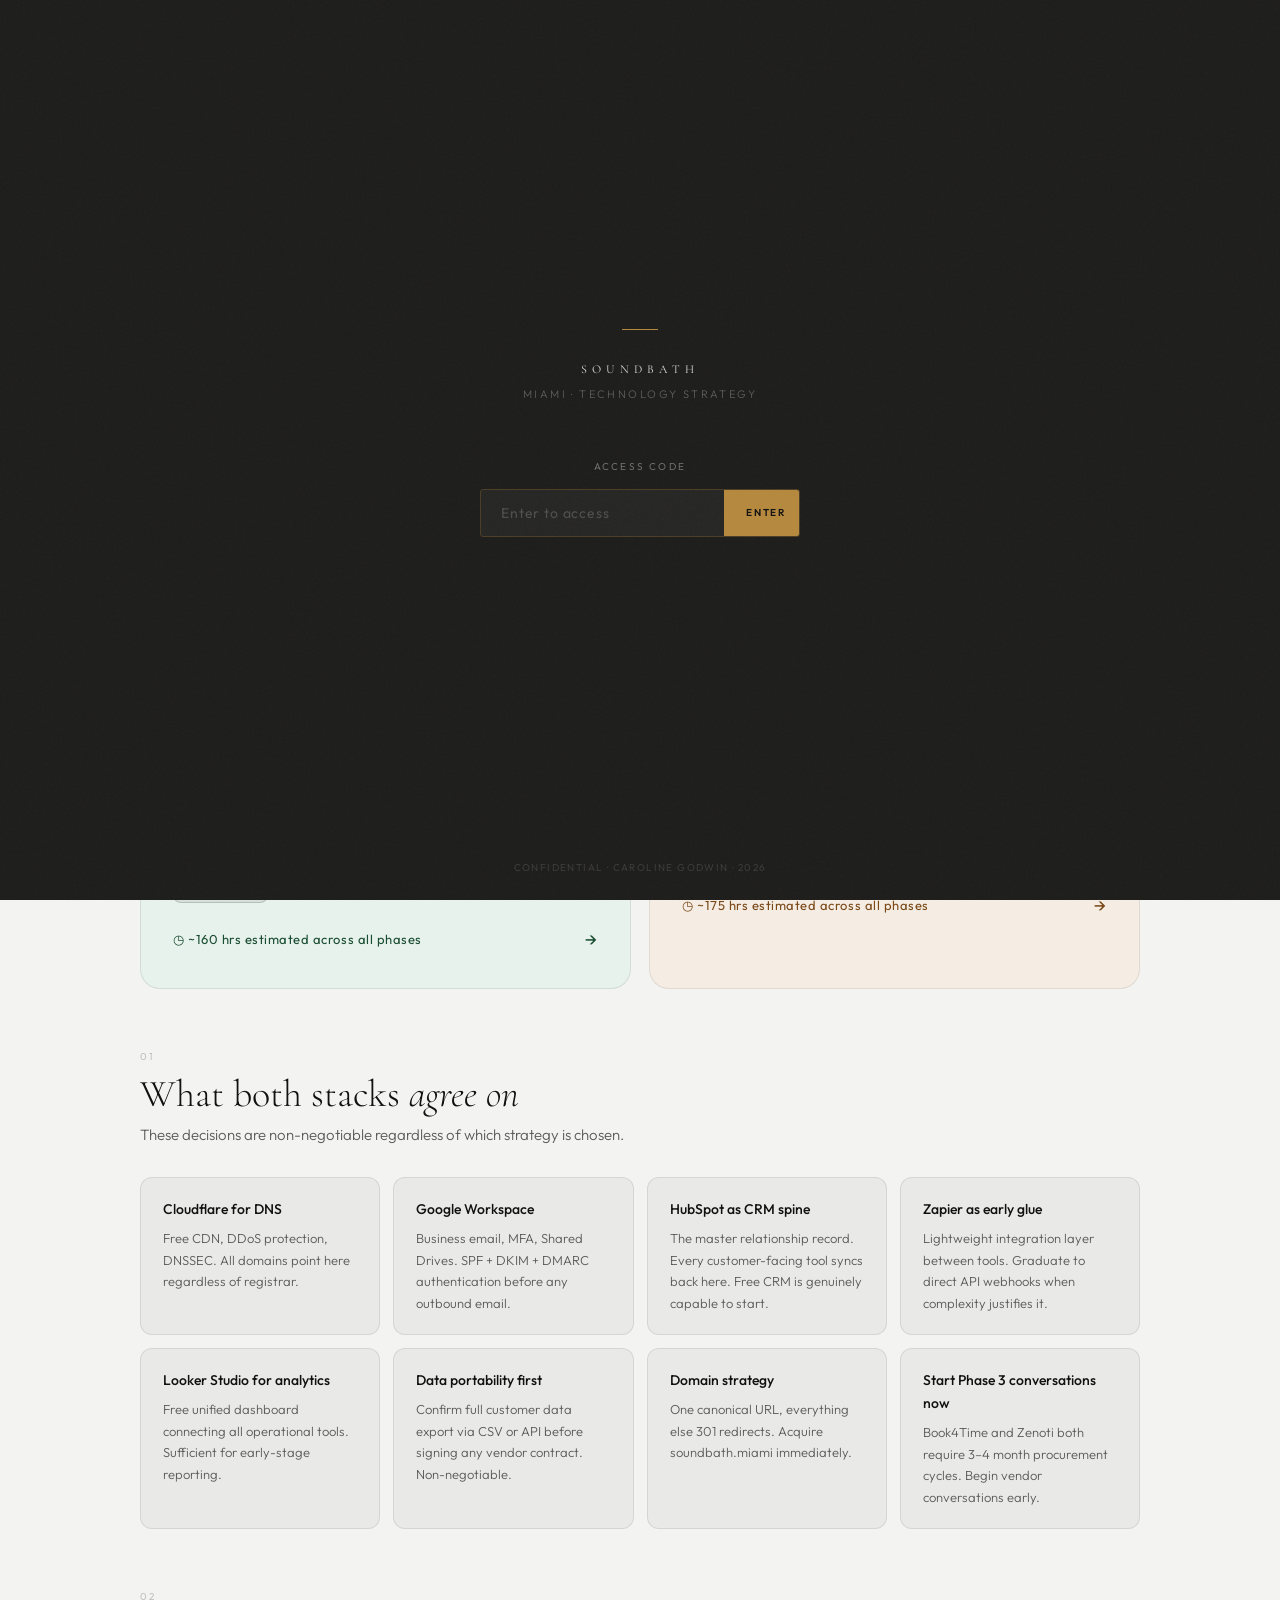
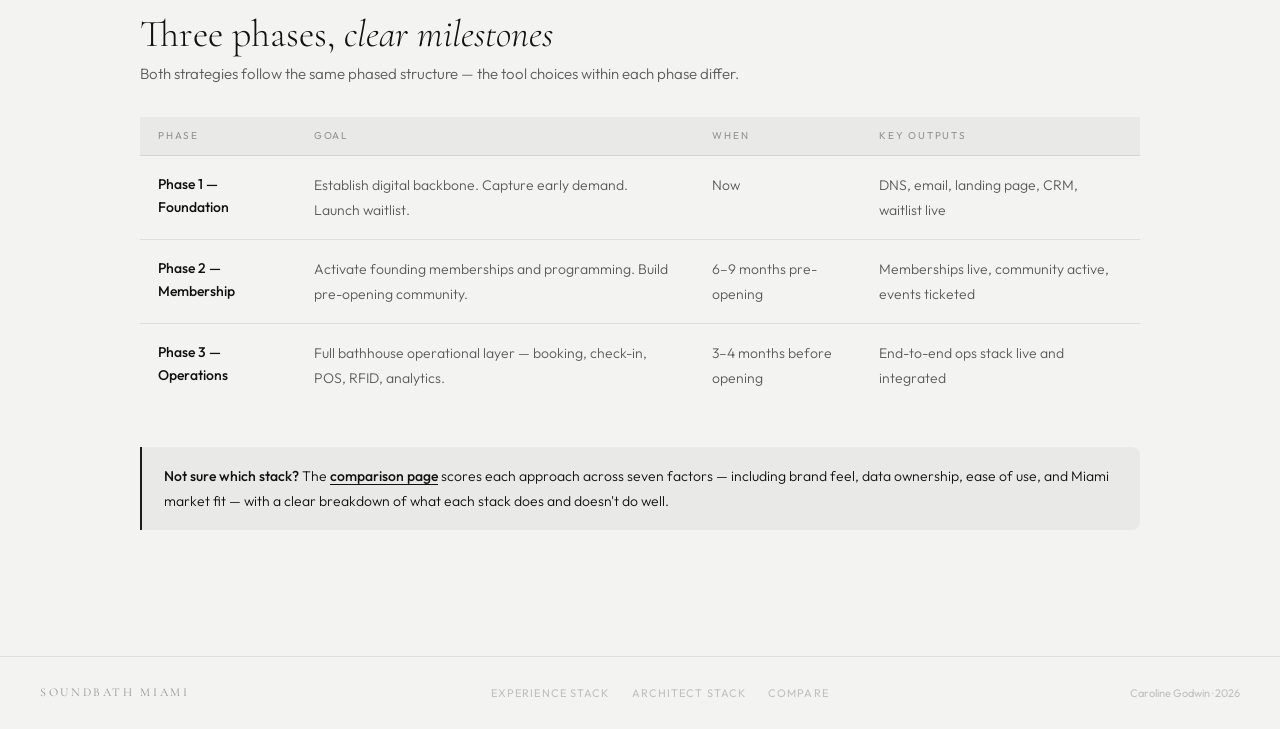
<file: index.html>
<!DOCTYPE html>
<html lang="en">
<head>
<meta charset="UTF-8">
<meta name="viewport" content="width=device-width, initial-scale=1.0">
<title>SOUNDBATH — Technology Strategy</title>
<link rel="stylesheet" href="style.css">
</head>
<body>

<div id="gate">
  <div class="gate-grain"></div>
  <div class="gate-rule"></div>
  <div class="gate-wordmark">Soundbath</div>
  <div class="gate-sub">Miami · Technology Strategy</div>
  <label class="gate-label">Access code</label>
  <div class="gate-field-wrap">
    <input class="gate-input" type="password" id="gate-input" placeholder="Enter to access" autocomplete="off"/>
    <button class="gate-btn" onclick="checkPassword()">Enter</button>
  </div>
  <div class="gate-error" id="gate-error"></div>
  <div class="gate-footer">Confidential · Caroline Godwin · 2026</div>
</div>

<nav class="site-nav" id="sitenav">
  <div class="nav-inner">
    <a class="nav-brand" href="index.html">Soundbath</a>
    <div class="nav-links" id="navlinks">
      <a class="nav-link active" href="index.html">Overview</a>
      <a class="nav-link exp-pill" href="stack-experience.html">The Experience Stack</a>
      <a class="nav-link arch-pill" href="stack-architect.html">The Architect Stack</a>
      <a class="nav-link" href="comparison.html">Compare</a>
      <a class="nav-link" href="competitors.html">Competitors</a>
      <a class="nav-link" href="extended-comparison.html">Extended Comparison</a>
    </div>
    <button class="nav-hamburger" id="hamburger" onclick="toggleMenu()" aria-label="Menu">
      <span></span><span></span><span></span>
    </button>
  </div>
  <div class="nav-mobile-menu" id="mobilemenu">
    <a class="nav-link active" href="index.html">Overview</a>
    <a class="nav-link" href="stack-experience.html">The Experience Stack</a>
    <a class="nav-link" href="stack-architect.html">The Architect Stack</a>
    <a class="nav-link" href="comparison.html">Compare Both</a>
    <a class="nav-link" href="competitors.html">Competitors</a>
    <a class="nav-link" href="extended-comparison.html">Extended Comparison</a>
  </div>
</nav>

<div class="page-wrap">

  <div class="page-hero fade-up">
    <div class="page-hero-eyebrow">Technology infrastructure strategy · Miami luxury bathhouse + cultural space</div>
    <h1>Building <em>SOUNDBATH</em><br>from the ground up.</h1>
    <p class="page-hero-desc">Two architecture approaches for a social-forward bathhouse and cultural space in Miami — a membership-driven community that needs to capture early interest now, activate founding memberships before opening, and integrate smoothly with bathhouse operations at launch. Prepared by Caroline Godwin.</p>
  </div>

  <div class="section-label fade-up">Two approaches — explore each or read the full comparison</div>

  <div class="strategy-cards fade-up d1">
    <a class="strategy-card exp-card" href="stack-experience.html">
      <div class="strategy-card-tag">The Experience Stack</div>
      <h2>Built for speed, luxury feel, and community from day one.</h2>
      <p>Purpose-built wellness tools, a polished member app, and a curated community platform. The fastest path from brief to live. Best when brand experience and pre-opening community are top priorities.</p>
      <div class="strategy-card-tools">
        <span class="strategy-card-tool">Framer</span>
        <span class="strategy-card-tool">Beehiiv</span>
        <span class="strategy-card-tool">Glofox</span>
        <span class="strategy-card-tool">Circle.so</span>
        <span class="strategy-card-tool">Luma</span>
        <span class="strategy-card-tool">Book4Time</span>
      </div>
      <div class="strategy-card-hours">
        <span>◷ ~160 hrs estimated across all phases</span>
        <span style="font-size:18px">→</span>
      </div>
    </a>
    <a class="strategy-card arch-card" href="stack-architect.html">
      <div class="strategy-card-tag">The Architect Stack</div>
      <h2>Built for data ownership, portability, and long-term flexibility.</h2>
      <p>Separates billing, CRM, and operations so no single vendor controls the customer relationship. More configuration upfront — the data architecture survives any platform change.</p>
      <div class="strategy-card-tools">
        <span class="strategy-card-tool">Webflow</span>
        <span class="strategy-card-tool">Stripe</span>
        <span class="strategy-card-tool">HubSpot</span>
        <span class="strategy-card-tool">Eventbrite</span>
        <span class="strategy-card-tool">Zenoti</span>
      </div>
      <div class="strategy-card-hours">
        <span>◷ ~175 hrs estimated across all phases</span>
        <span style="font-size:18px">→</span>
      </div>
    </a>
  </div>

  <div class="section-head fade-up">
    <div class="section-num">01</div>
    <h2>What both stacks <em>agree on</em></h2>
    <p>These decisions are non-negotiable regardless of which strategy is chosen.</p>
  </div>

  <div class="shared-grid">
    <div class="shared-item fade-up d1"><h4>Cloudflare for DNS</h4><p>Free CDN, DDoS protection, DNSSEC. All domains point here regardless of registrar.</p></div>
    <div class="shared-item fade-up d2"><h4>Google Workspace</h4><p>Business email, MFA, Shared Drives. SPF + DKIM + DMARC authentication before any outbound email.</p></div>
    <div class="shared-item fade-up d3"><h4>HubSpot as CRM spine</h4><p>The master relationship record. Every customer-facing tool syncs back here. Free CRM is genuinely capable to start.</p></div>
    <div class="shared-item fade-up d4"><h4>Zapier as early glue</h4><p>Lightweight integration layer between tools. Graduate to direct API webhooks when complexity justifies it.</p></div>
    <div class="shared-item fade-up d1"><h4>Looker Studio for analytics</h4><p>Free unified dashboard connecting all operational tools. Sufficient for early-stage reporting.</p></div>
    <div class="shared-item fade-up d2"><h4>Data portability first</h4><p>Confirm full customer data export via CSV or API before signing any vendor contract. Non-negotiable.</p></div>
    <div class="shared-item fade-up d3"><h4>Domain strategy</h4><p>One canonical URL, everything else 301 redirects. Acquire soundbath.miami immediately.</p></div>
    <div class="shared-item fade-up d4"><h4>Start Phase 3 conversations now</h4><p>Book4Time and Zenoti both require 3–4 month procurement cycles. Begin vendor conversations early.</p></div>
  </div>

  <div class="section-head fade-up">
    <div class="section-num">02</div>
    <h2>Three phases, <em>clear milestones</em></h2>
    <p>Both strategies follow the same phased structure — the tool choices within each phase differ.</p>
  </div>

  <table class="swap-tbl fade-up" style="margin-bottom:40px">
    <thead>
      <tr><th>Phase</th><th>Goal</th><th>When</th><th>Key outputs</th></tr>
    </thead>
    <tbody>
      <tr>
        <td style="font-weight:500">Phase 1 — Foundation</td>
        <td class="cell-note">Establish digital backbone. Capture early demand. Launch waitlist.</td>
        <td class="cell-note">Now</td>
        <td class="cell-note">DNS, email, landing page, CRM, waitlist live</td>
      </tr>
      <tr>
        <td style="font-weight:500">Phase 2 — Membership</td>
        <td class="cell-note">Activate founding memberships and programming. Build pre-opening community.</td>
        <td class="cell-note">6–9 months pre-opening</td>
        <td class="cell-note">Memberships live, community active, events ticketed</td>
      </tr>
      <tr>
        <td style="font-weight:500">Phase 3 — Operations</td>
        <td class="cell-note">Full bathhouse operational layer — booking, check-in, POS, RFID, analytics.</td>
        <td class="cell-note">3–4 months before opening</td>
        <td class="cell-note">End-to-end ops stack live and integrated</td>
      </tr>
    </tbody>
  </table>

  <div class="callout callout-dark fade-up">
    <p><strong>Not sure which stack?</strong> The <a href="comparison.html" style="color:var(--ink);font-weight:500;text-decoration:underline;text-underline-offset:3px">comparison page</a> scores each approach across seven factors — including brand feel, data ownership, ease of use, and Miami market fit — with a clear breakdown of what each stack does and doesn't do well.</p>
  </div>

</div>

<footer class="site-footer">
  <div class="footer-brand">Soundbath Miami</div>
  <div class="footer-links">
    <a class="footer-link" href="stack-experience.html">Experience Stack</a>
    <a class="footer-link" href="stack-architect.html">Architect Stack</a>
    <a class="footer-link" href="comparison.html">Compare</a>
  </div>
  <div class="footer-copy">Caroline Godwin · 2026</div>
</footer>

<script>
const PASS='MiamiFL';
function checkPassword(){
  const v=document.getElementById('gate-input').value,e=document.getElementById('gate-error');
  if(v===PASS){sessionStorage.setItem('sb_auth','1');document.getElementById('gate').classList.add('hidden');e.textContent=''}
  else{e.textContent='Incorrect access code.';document.getElementById('gate-input').value='';document.getElementById('gate-input').focus()}
}
document.getElementById('gate-input').addEventListener('keydown',e=>{if(e.key==='Enter')checkPassword()});
if(sessionStorage.getItem('sb_auth')==='1')document.getElementById('gate').classList.add('hidden');
window.addEventListener('scroll',()=>document.getElementById('sitenav').classList.toggle('scrolled',window.scrollY>20));
function toggleMenu(){document.getElementById('hamburger').classList.toggle('open');document.getElementById('mobilemenu').classList.toggle('open')}
const obs=new IntersectionObserver(entries=>{entries.forEach(e=>{if(e.isIntersecting){e.target.classList.add('visible');obs.unobserve(e.target)}})},{threshold:0.1,rootMargin:'0px 0px -40px 0px'});
document.querySelectorAll('.fade-up').forEach(el=>obs.observe(el));
</script>
</body>
</html>
</file>
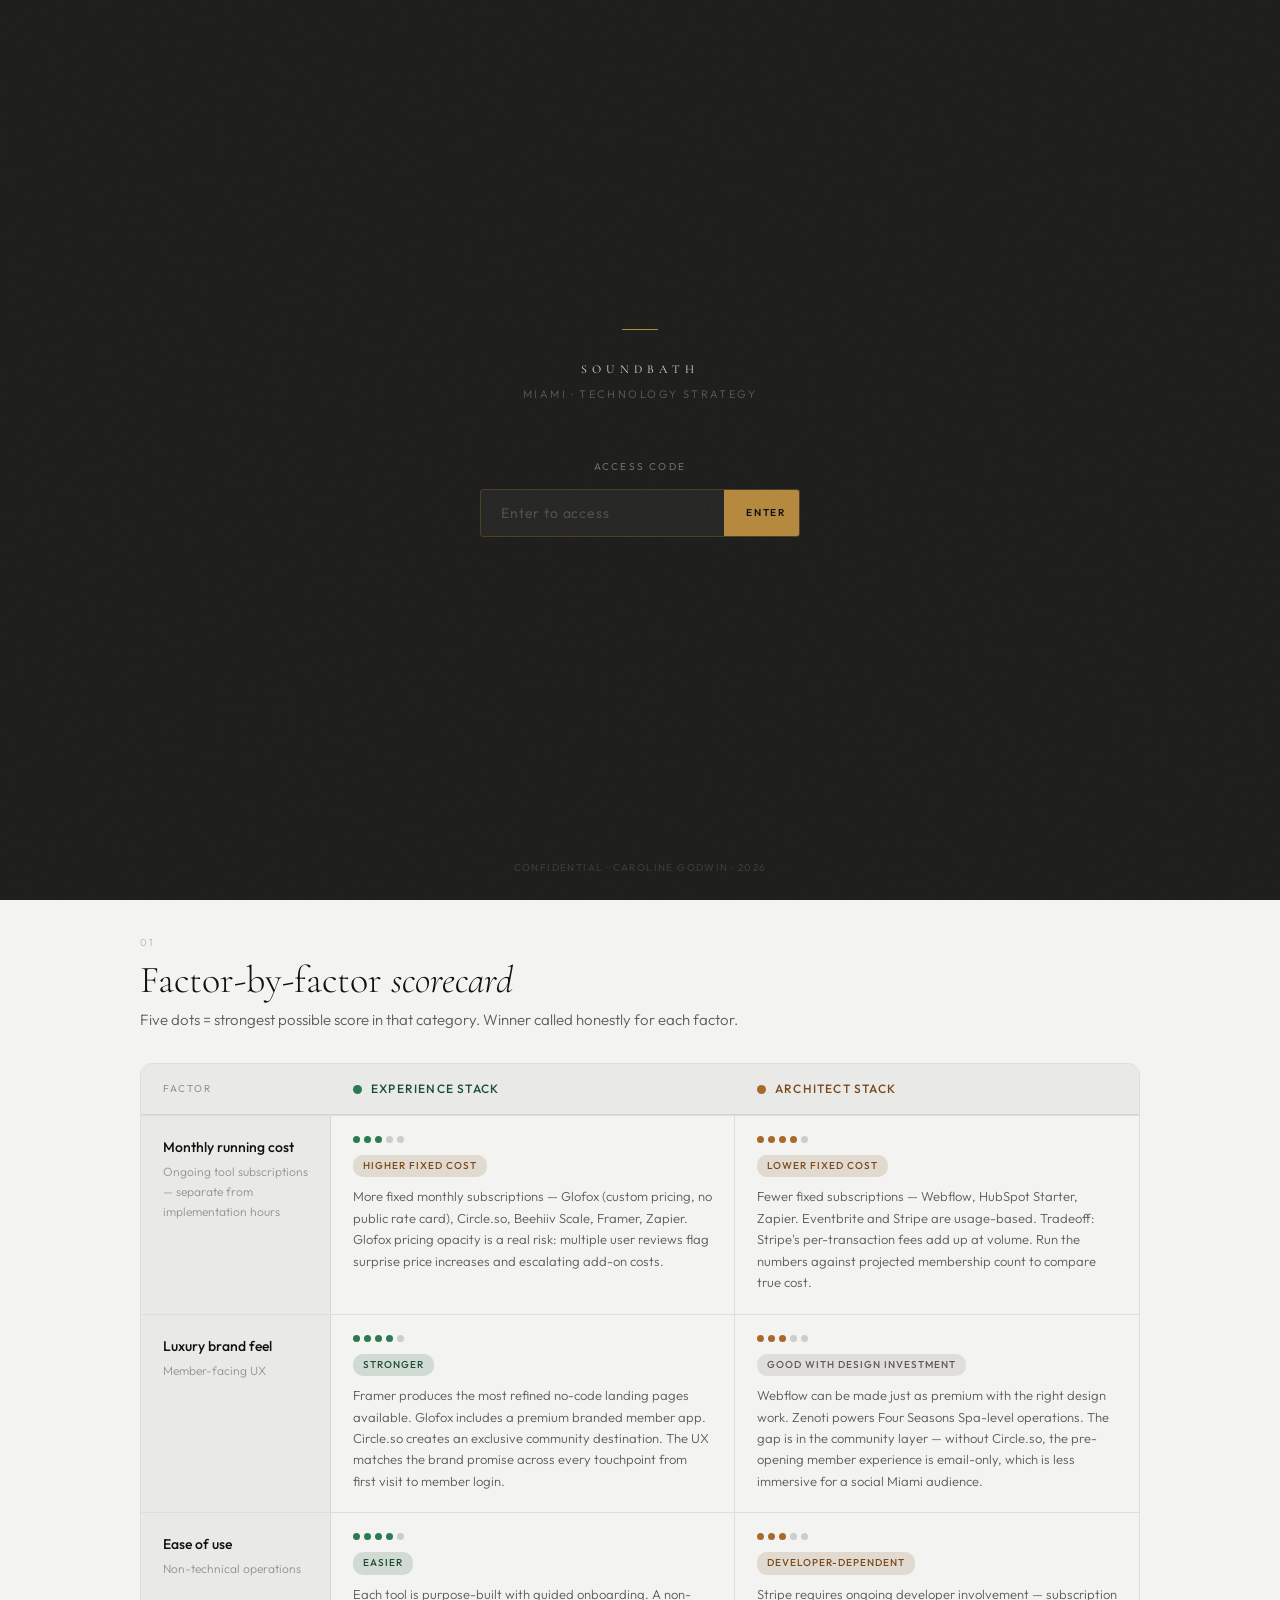
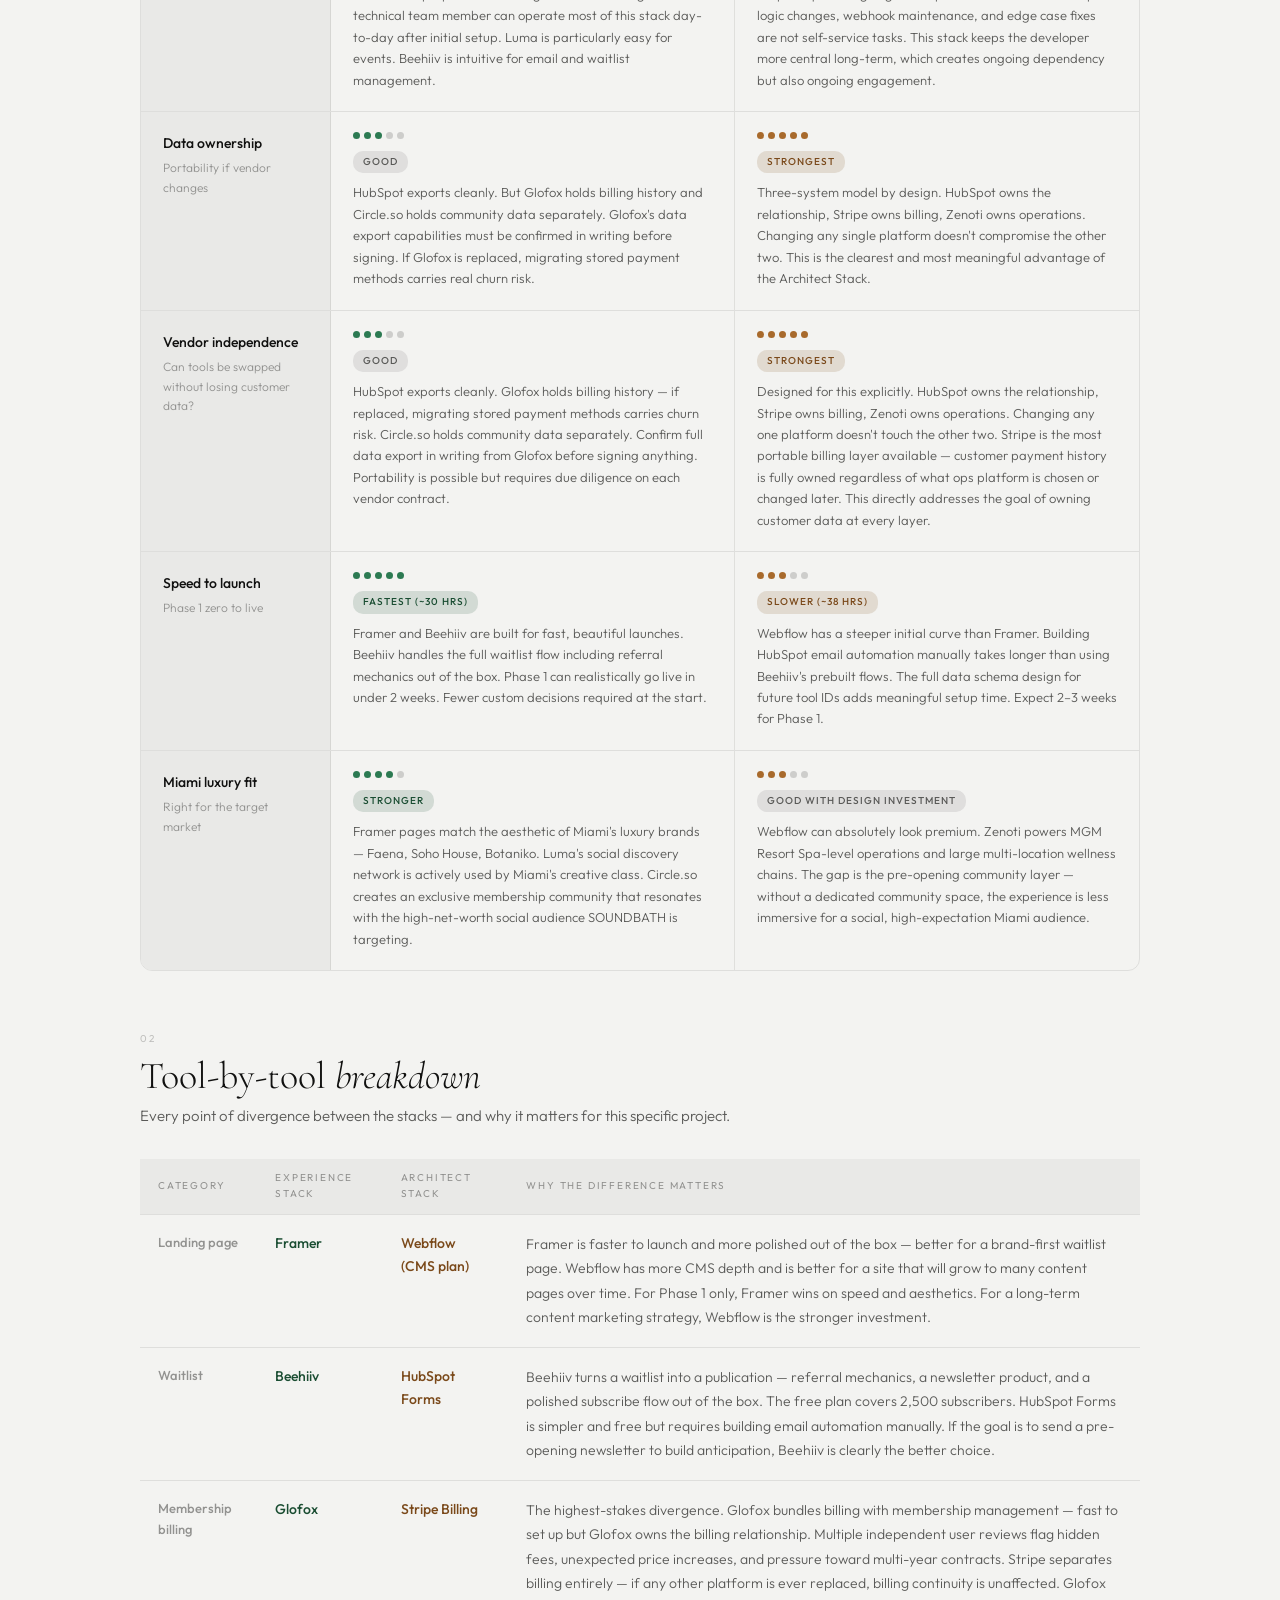
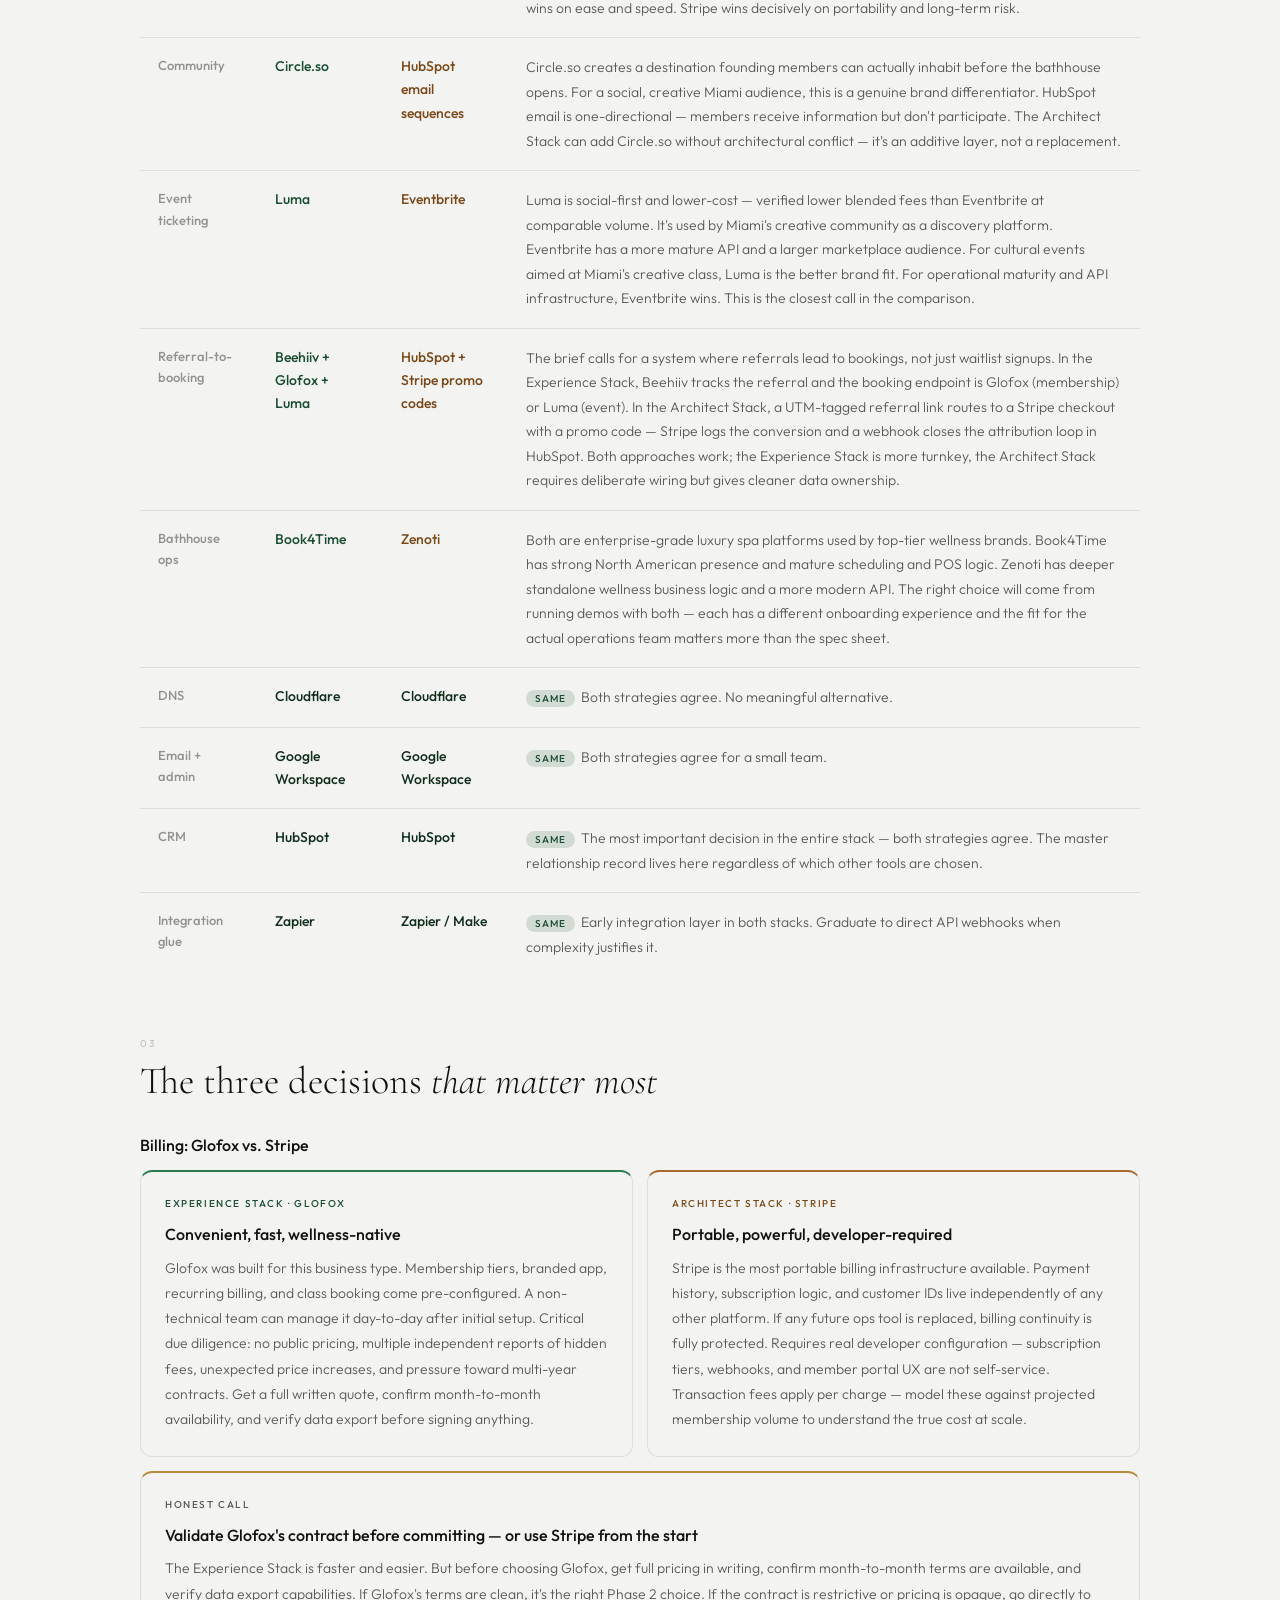
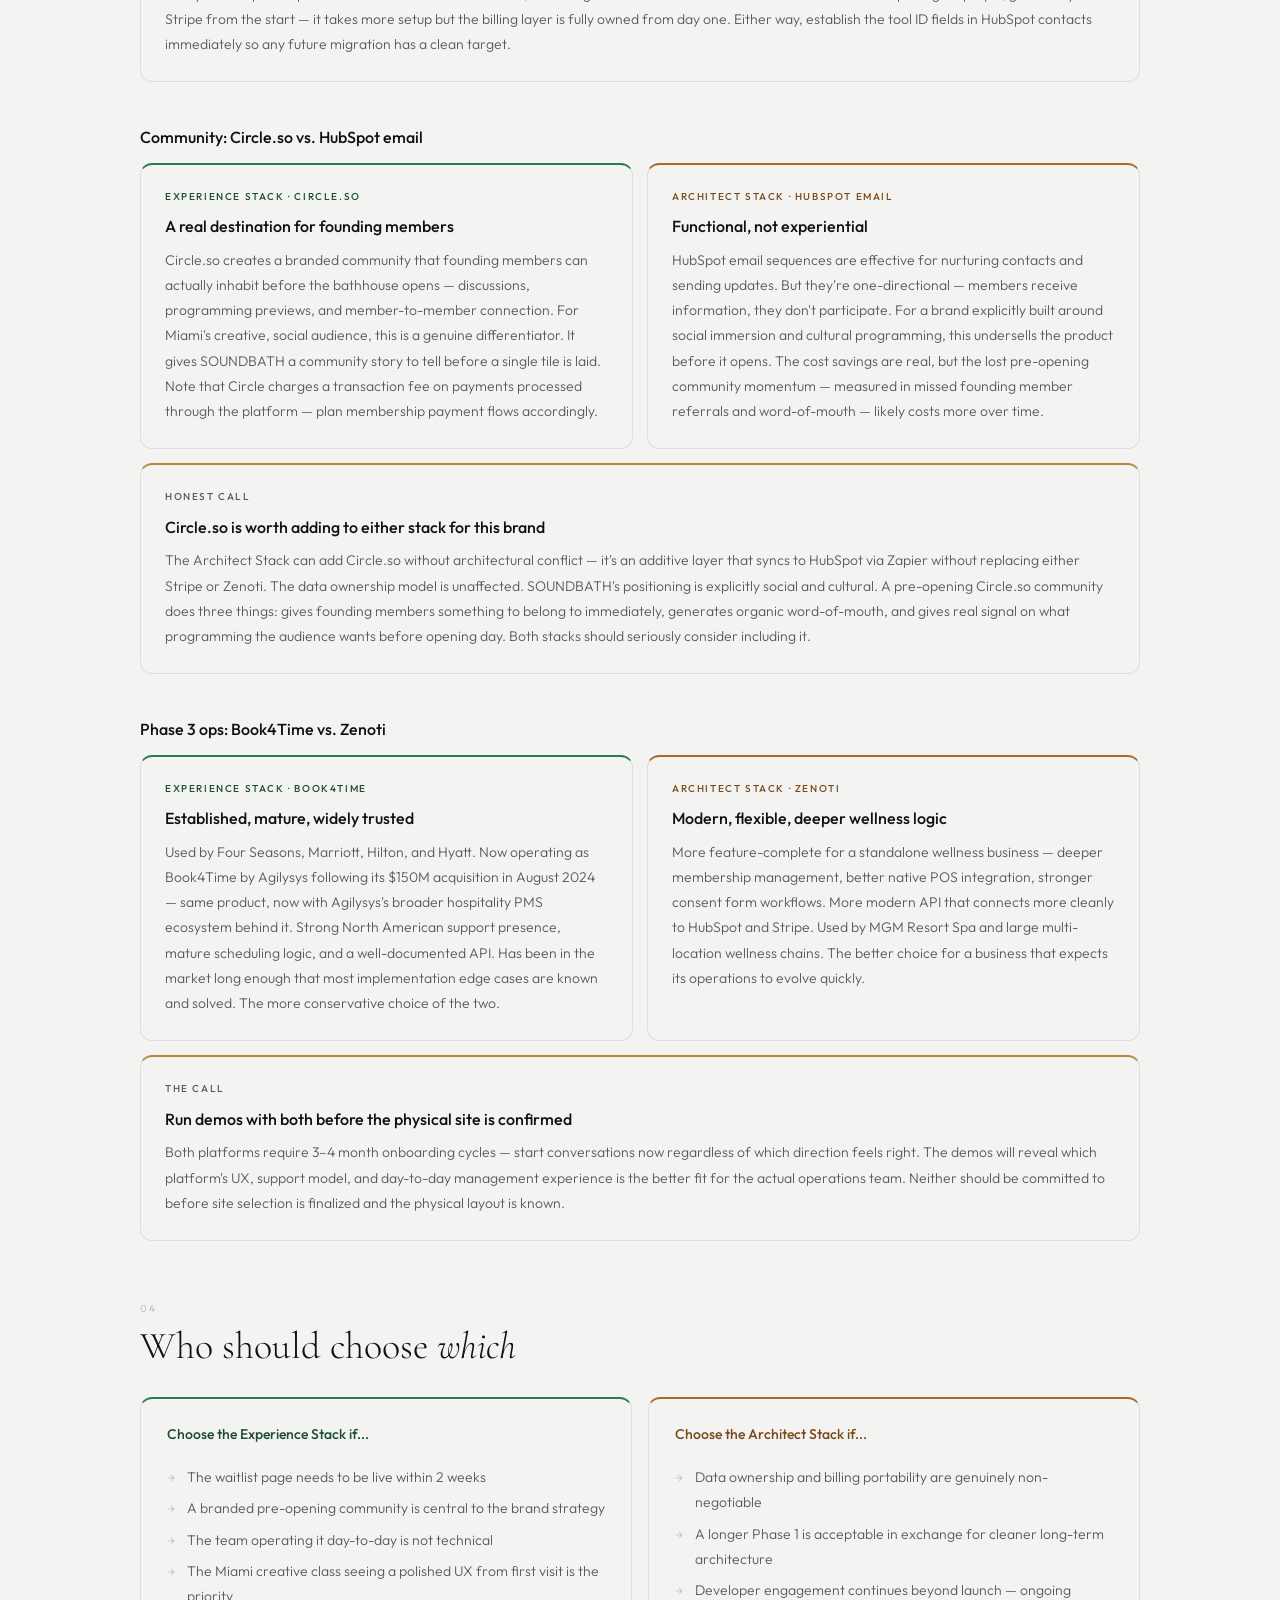
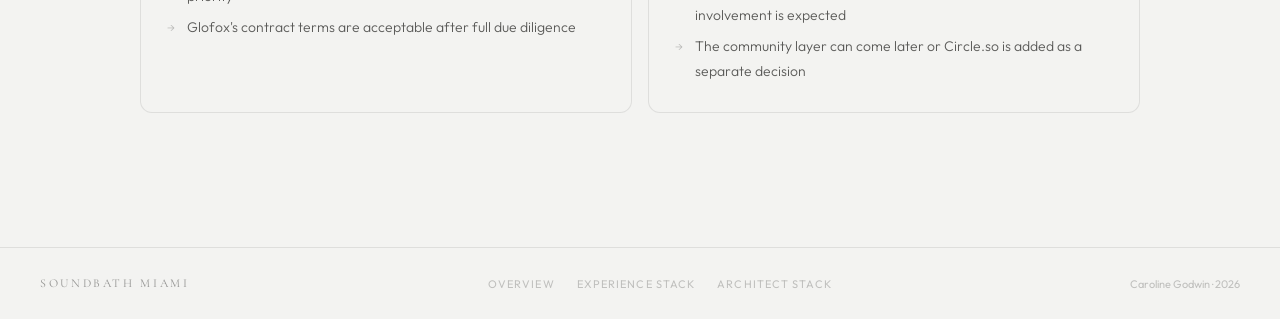
<file: comparison.html>
<!DOCTYPE html>
<html lang="en">
<head>
<meta charset="UTF-8">
<meta name="viewport" content="width=device-width, initial-scale=1.0">
<title>SOUNDBATH — Stack Comparison</title>
<link rel="stylesheet" href="style.css">
</head>
<body>

<div id="gate">
  <div class="gate-grain"></div>
  <div class="gate-rule"></div>
  <div class="gate-wordmark">Soundbath</div>
  <div class="gate-sub">Miami · Technology Strategy</div>
  <label class="gate-label">Access code</label>
  <div class="gate-field-wrap">
    <input class="gate-input" type="password" id="gate-input" placeholder="Enter to access" autocomplete="off"/>
    <button class="gate-btn" onclick="checkPassword()">Enter</button>
  </div>
  <div class="gate-error" id="gate-error"></div>
  <div class="gate-footer">Confidential · Caroline Godwin · 2026</div>
</div>

<nav class="site-nav" id="sitenav">
  <div class="nav-inner">
    <a class="nav-brand" href="index.html">Soundbath</a>
    <div class="nav-links">
      <a class="nav-link" href="index.html">Overview</a>
      <a class="nav-link exp-pill" href="stack-experience.html">The Experience Stack</a>
      <a class="nav-link arch-pill" href="stack-architect.html">The Architect Stack</a>
      <a class="nav-link active" href="comparison.html">Compare</a>
      <a class="nav-link" href="competitors.html">Competitors</a>
      <a class="nav-link" href="extended-comparison.html">Extended Comparison</a>
    </div>
    <button class="nav-hamburger" id="hamburger" onclick="toggleMenu()"><span></span><span></span><span></span></button>
  </div>
  <div class="nav-mobile-menu" id="mobilemenu">
    <a class="nav-link" href="index.html">Overview</a>
    <a class="nav-link" href="stack-experience.html">The Experience Stack</a>
    <a class="nav-link" href="stack-architect.html">The Architect Stack</a>
    <a class="nav-link active" href="comparison.html">Compare Both</a>
    <a class="nav-link" href="competitors.html">Competitors</a>
    <a class="nav-link" href="extended-comparison.html">Extended Comparison</a>
  </div>
</nav>

<div class="page-wrap">

  <div class="page-hero fade-up">
    <div class="page-hero-eyebrow">Unbiased analysis · Tools verified March 2026</div>
    <h1>Experience vs. Architect.<br><em>Which is right?</em></h1>
    <p class="page-hero-desc">Both stacks share the same foundation. They diverge in five meaningful ways. This document scores each stack across seven factors, breaks down every tool divergence, and gives an honest final recommendation — including where each approach genuinely falls short.</p>
    <div class="page-hero-tags">
      <span class="tag tag-exp">Experience Stack · ~160 hrs estimated</span>
      <span class="tag tag-arch">Architect Stack · ~175 hrs estimated</span>
    </div>
  </div>

  <!-- HOURS COMPARISON -->
  <div class="hours-compare fade-up">
    <div class="hours-compare-card exp">
      <div class="hours-compare-label">Experience Stack · Estimated Hours</div>
      <div class="hours-compare-total">~160 hrs</div>
      <div class="hours-compare-breakdown">
        <span>Phase 1 — Foundation</span><span>~30 hrs</span>
        <span>Phase 2 — Membership</span><span>~50 hrs</span>
        <span>Phase 3 — Operations</span><span>~80 hrs</span>
      </div>
    </div>
    <div class="hours-compare-card arch">
      <div class="hours-compare-label">Architect Stack · Estimated Hours</div>
      <div class="hours-compare-total">~175 hrs</div>
      <div class="hours-compare-breakdown">
        <span>Phase 1 — Foundation</span><span>~38 hrs</span>
        <span>Phase 2 — Membership</span><span>~52 hrs</span>
        <span>Phase 3 — Operations</span><span>~85 hrs</span>
      </div>
    </div>
  </div>

  <div style="font-size:12px;color:var(--subtle);margin-top:-38px;margin-bottom:52px;font-weight:300;font-style:italic">All estimates are implementation hours only. Ongoing tool subscription costs are separate and shown in the monthly cost scorecard below.</div>

  <!-- SCORECARD -->
  <div class="section-head fade-up">
    <div class="section-num">01</div>
    <h2>Factor-by-factor <em>scorecard</em></h2>
    <p>Five dots = strongest possible score in that category. Winner called honestly for each factor.</p>
  </div>

  <div class="scorecard fade-up">
    <div class="sc-header">
      <div class="sc-header-cell label-cell">Factor</div>
      <div class="sc-header-cell"><div class="sc-dot sc-dot-exp"></div><span class="sc-col-name exp">Experience Stack</span></div>
      <div class="sc-header-cell"><div class="sc-dot sc-dot-arch"></div><span class="sc-col-name arch">Architect Stack</span></div>
    </div>

    <div class="sc-row">
      <div class="sc-factor"><div class="sc-factor-name">Monthly running cost</div><div class="sc-factor-sub">Ongoing tool subscriptions — separate from implementation hours</div></div>
      <div class="sc-cell">
        <div class="sc-dots"><div class="dot-exp"></div><div class="dot-exp"></div><div class="dot-exp"></div><div class="dot-empty"></div><div class="dot-empty"></div></div>
        <span class="sc-win win-arch">Higher fixed cost</span>
        <p class="sc-note">More fixed monthly subscriptions — Glofox (custom pricing, no public rate card), Circle.so, Beehiiv Scale, Framer, Zapier. Glofox pricing opacity is a real risk: multiple user reviews flag surprise price increases and escalating add-on costs.</p>
      </div>
      <div class="sc-cell">
        <div class="sc-dots"><div class="dot-arch"></div><div class="dot-arch"></div><div class="dot-arch"></div><div class="dot-arch"></div><div class="dot-empty"></div></div>
        <span class="sc-win win-arch">Lower fixed cost</span>
        <p class="sc-note">Fewer fixed subscriptions — Webflow, HubSpot Starter, Zapier. Eventbrite and Stripe are usage-based. Tradeoff: Stripe's per-transaction fees add up at volume. Run the numbers against projected membership count to compare true cost.</p>
      </div>
    </div>

    <div class="sc-row">
      <div class="sc-factor"><div class="sc-factor-name">Luxury brand feel</div><div class="sc-factor-sub">Member-facing UX</div></div>
      <div class="sc-cell">
        <div class="sc-dots"><div class="dot-exp"></div><div class="dot-exp"></div><div class="dot-exp"></div><div class="dot-exp"></div><div class="dot-empty"></div></div>
        <span class="sc-win win-exp">Stronger</span>
        <p class="sc-note">Framer produces the most refined no-code landing pages available. Glofox includes a premium branded member app. Circle.so creates an exclusive community destination. The UX matches the brand promise across every touchpoint from first visit to member login.</p>
      </div>
      <div class="sc-cell">
        <div class="sc-dots"><div class="dot-arch"></div><div class="dot-arch"></div><div class="dot-arch"></div><div class="dot-empty"></div><div class="dot-empty"></div></div>
        <span class="sc-win win-tie">Good with design investment</span>
        <p class="sc-note">Webflow can be made just as premium with the right design work. Zenoti powers Four Seasons Spa-level operations. The gap is in the community layer — without Circle.so, the pre-opening member experience is email-only, which is less immersive for a social Miami audience.</p>
      </div>
    </div>

    <div class="sc-row">
      <div class="sc-factor"><div class="sc-factor-name">Ease of use</div><div class="sc-factor-sub">Non-technical operations</div></div>
      <div class="sc-cell">
        <div class="sc-dots"><div class="dot-exp"></div><div class="dot-exp"></div><div class="dot-exp"></div><div class="dot-exp"></div><div class="dot-empty"></div></div>
        <span class="sc-win win-exp">Easier</span>
        <p class="sc-note">Each tool is purpose-built with guided onboarding. A non-technical team member can operate most of this stack day-to-day after initial setup. Luma is particularly easy for events. Beehiiv is intuitive for email and waitlist management.</p>
      </div>
      <div class="sc-cell">
        <div class="sc-dots"><div class="dot-arch"></div><div class="dot-arch"></div><div class="dot-arch"></div><div class="dot-empty"></div><div class="dot-empty"></div></div>
        <span class="sc-win win-arch">Developer-dependent</span>
        <p class="sc-note">Stripe requires ongoing developer involvement — subscription logic changes, webhook maintenance, and edge case fixes are not self-service tasks. This stack keeps the developer more central long-term, which creates ongoing dependency but also ongoing engagement.</p>
      </div>
    </div>

    <div class="sc-row">
      <div class="sc-factor"><div class="sc-factor-name">Data ownership</div><div class="sc-factor-sub">Portability if vendor changes</div></div>
      <div class="sc-cell">
        <div class="sc-dots"><div class="dot-exp"></div><div class="dot-exp"></div><div class="dot-exp"></div><div class="dot-empty"></div><div class="dot-empty"></div></div>
        <span class="sc-win win-tie">Good</span>
        <p class="sc-note">HubSpot exports cleanly. But Glofox holds billing history and Circle.so holds community data separately. Glofox's data export capabilities must be confirmed in writing before signing. If Glofox is replaced, migrating stored payment methods carries real churn risk.</p>
      </div>
      <div class="sc-cell">
        <div class="sc-dots"><div class="dot-arch"></div><div class="dot-arch"></div><div class="dot-arch"></div><div class="dot-arch"></div><div class="dot-arch"></div></div>
        <span class="sc-win win-arch">Strongest</span>
        <p class="sc-note">Three-system model by design. HubSpot owns the relationship, Stripe owns billing, Zenoti owns operations. Changing any single platform doesn't compromise the other two. This is the clearest and most meaningful advantage of the Architect Stack.</p>
      </div>
    </div>

    <div class="sc-row">
      <div class="sc-factor"><div class="sc-factor-name">Vendor independence</div><div class="sc-factor-sub">Can tools be swapped without losing customer data?</div></div>
      <div class="sc-cell">
        <div class="sc-dots"><div class="dot-exp"></div><div class="dot-exp"></div><div class="dot-exp"></div><div class="dot-empty"></div><div class="dot-empty"></div></div>
        <span class="sc-win win-tie">Good</span>
        <p class="sc-note">HubSpot exports cleanly. Glofox holds billing history — if replaced, migrating stored payment methods carries churn risk. Circle.so holds community data separately. Confirm full data export in writing from Glofox before signing anything. Portability is possible but requires due diligence on each vendor contract.</p>
      </div>
      <div class="sc-cell">
        <div class="sc-dots"><div class="dot-arch"></div><div class="dot-arch"></div><div class="dot-arch"></div><div class="dot-arch"></div><div class="dot-arch"></div></div>
        <span class="sc-win win-arch">Strongest</span>
        <p class="sc-note">Designed for this explicitly. HubSpot owns the relationship, Stripe owns billing, Zenoti owns operations. Changing any one platform doesn't touch the other two. Stripe is the most portable billing layer available — customer payment history is fully owned regardless of what ops platform is chosen or changed later. This directly addresses the goal of owning customer data at every layer.</p>
      </div>
    </div>

    <div class="sc-row">
      <div class="sc-factor"><div class="sc-factor-name">Speed to launch</div><div class="sc-factor-sub">Phase 1 zero to live</div></div>
      <div class="sc-cell">
        <div class="sc-dots"><div class="dot-exp"></div><div class="dot-exp"></div><div class="dot-exp"></div><div class="dot-exp"></div><div class="dot-exp"></div></div>
        <span class="sc-win win-exp">Fastest (~30 hrs)</span>
        <p class="sc-note">Framer and Beehiiv are built for fast, beautiful launches. Beehiiv handles the full waitlist flow including referral mechanics out of the box. Phase 1 can realistically go live in under 2 weeks. Fewer custom decisions required at the start.</p>
      </div>
      <div class="sc-cell">
        <div class="sc-dots"><div class="dot-arch"></div><div class="dot-arch"></div><div class="dot-arch"></div><div class="dot-empty"></div><div class="dot-empty"></div></div>
        <span class="sc-win win-arch">Slower (~38 hrs)</span>
        <p class="sc-note">Webflow has a steeper initial curve than Framer. Building HubSpot email automation manually takes longer than using Beehiiv's prebuilt flows. The full data schema design for future tool IDs adds meaningful setup time. Expect 2–3 weeks for Phase 1.</p>
      </div>
    </div>

    <div class="sc-row">
      <div class="sc-factor"><div class="sc-factor-name">Miami luxury fit</div><div class="sc-factor-sub">Right for the target market</div></div>
      <div class="sc-cell">
        <div class="sc-dots"><div class="dot-exp"></div><div class="dot-exp"></div><div class="dot-exp"></div><div class="dot-exp"></div><div class="dot-empty"></div></div>
        <span class="sc-win win-exp">Stronger</span>
        <p class="sc-note">Framer pages match the aesthetic of Miami's luxury brands — Faena, Soho House, Botaniko. Luma's social discovery network is actively used by Miami's creative class. Circle.so creates an exclusive membership community that resonates with the high-net-worth social audience SOUNDBATH is targeting.</p>
      </div>
      <div class="sc-cell">
        <div class="sc-dots"><div class="dot-arch"></div><div class="dot-arch"></div><div class="dot-arch"></div><div class="dot-empty"></div><div class="dot-empty"></div></div>
        <span class="sc-win win-tie">Good with design investment</span>
        <p class="sc-note">Webflow can absolutely look premium. Zenoti powers MGM Resort Spa-level operations and large multi-location wellness chains. The gap is the pre-opening community layer — without a dedicated community space, the experience is less immersive for a social, high-expectation Miami audience.</p>
      </div>
    </div>
  </div>

  <!-- TOOL TABLE -->
  <div class="section-head fade-up">
    <div class="section-num">02</div>
    <h2>Tool-by-tool <em>breakdown</em></h2>
    <p>Every point of divergence between the stacks — and why it matters for this specific project.</p>
  </div>

  <table class="swap-tbl fade-up">
    <thead><tr><th>Category</th><th>Experience Stack</th><th>Architect Stack</th><th>Why the difference matters</th></tr></thead>
    <tbody>
      <tr>
        <td style="font-size:13px;color:var(--subtle);font-weight:500">Landing page</td>
        <td><span class="cell-exp">Framer</span></td>
        <td><span class="cell-arch">Webflow (CMS plan)</span></td>
        <td class="cell-note">Framer is faster to launch and more polished out of the box — better for a brand-first waitlist page. Webflow has more CMS depth and is better for a site that will grow to many content pages over time. For Phase 1 only, Framer wins on speed and aesthetics. For a long-term content marketing strategy, Webflow is the stronger investment.</td>
      </tr>
      <tr>
        <td style="font-size:13px;color:var(--subtle);font-weight:500">Waitlist</td>
        <td><span class="cell-exp">Beehiiv</span></td>
        <td><span class="cell-arch">HubSpot Forms</span></td>
        <td class="cell-note">Beehiiv turns a waitlist into a publication — referral mechanics, a newsletter product, and a polished subscribe flow out of the box. The free plan covers 2,500 subscribers. HubSpot Forms is simpler and free but requires building email automation manually. If the goal is to send a pre-opening newsletter to build anticipation, Beehiiv is clearly the better choice.</td>
      </tr>
      <tr>
        <td style="font-size:13px;color:var(--subtle);font-weight:500">Membership billing</td>
        <td><span class="cell-exp">Glofox</span></td>
        <td><span class="cell-arch">Stripe Billing</span></td>
        <td class="cell-note">The highest-stakes divergence. Glofox bundles billing with membership management — fast to set up but Glofox owns the billing relationship. Multiple independent user reviews flag hidden fees, unexpected price increases, and pressure toward multi-year contracts. Stripe separates billing entirely — if any other platform is ever replaced, billing continuity is unaffected. Glofox wins on ease and speed. Stripe wins decisively on portability and long-term risk.</td>
      </tr>
      <tr>
        <td style="font-size:13px;color:var(--subtle);font-weight:500">Community</td>
        <td><span class="cell-exp">Circle.so</span></td>
        <td><span class="cell-arch">HubSpot email sequences</span></td>
        <td class="cell-note">Circle.so creates a destination founding members can actually inhabit before the bathhouse opens. For a social, creative Miami audience, this is a genuine brand differentiator. HubSpot email is one-directional — members receive information but don't participate. The Architect Stack can add Circle.so without architectural conflict — it's an additive layer, not a replacement.</td>
      </tr>
      <tr>
        <td style="font-size:13px;color:var(--subtle);font-weight:500">Event ticketing</td>
        <td><span class="cell-exp">Luma</span></td>
        <td><span class="cell-arch">Eventbrite</span></td>
        <td class="cell-note">Luma is social-first and lower-cost — verified lower blended fees than Eventbrite at comparable volume. It's used by Miami's creative community as a discovery platform. Eventbrite has a more mature API and a larger marketplace audience. For cultural events aimed at Miami's creative class, Luma is the better brand fit. For operational maturity and API infrastructure, Eventbrite wins. This is the closest call in the comparison.</td>
      </tr>
      <tr>
        <td style="font-size:13px;color:var(--subtle);font-weight:500">Referral-to-booking</td>
        <td><span class="cell-exp">Beehiiv + Glofox + Luma</span></td>
        <td><span class="cell-arch">HubSpot + Stripe promo codes</span></td>
        <td class="cell-note">The brief calls for a system where referrals lead to bookings, not just waitlist signups. In the Experience Stack, Beehiiv tracks the referral and the booking endpoint is Glofox (membership) or Luma (event). In the Architect Stack, a UTM-tagged referral link routes to a Stripe checkout with a promo code — Stripe logs the conversion and a webhook closes the attribution loop in HubSpot. Both approaches work; the Experience Stack is more turnkey, the Architect Stack requires deliberate wiring but gives cleaner data ownership.</td>
      </tr>
      <tr>
        <td style="font-size:13px;color:var(--subtle);font-weight:500">Bathhouse ops</td>
        <td><span class="cell-exp">Book4Time</span></td>
        <td><span class="cell-arch">Zenoti</span></td>
        <td class="cell-note">Both are enterprise-grade luxury spa platforms used by top-tier wellness brands. Book4Time has strong North American presence and mature scheduling and POS logic. Zenoti has deeper standalone wellness business logic and a more modern API. The right choice will come from running demos with both — each has a different onboarding experience and the fit for the actual operations team matters more than the spec sheet.</td>
      </tr>
      <tr>
        <td style="font-size:13px;color:var(--subtle);font-weight:500">DNS</td>
        <td><span class="cell-same">Cloudflare</span></td>
        <td><span class="cell-same">Cloudflare</span></td>
        <td class="cell-note"><span class="same-pill">Same</span>&nbsp; Both strategies agree. No meaningful alternative.</td>
      </tr>
      <tr>
        <td style="font-size:13px;color:var(--subtle);font-weight:500">Email + admin</td>
        <td><span class="cell-same">Google Workspace</span></td>
        <td><span class="cell-same">Google Workspace</span></td>
        <td class="cell-note"><span class="same-pill">Same</span>&nbsp; Both strategies agree for a small team.</td>
      </tr>
      <tr>
        <td style="font-size:13px;color:var(--subtle);font-weight:500">CRM</td>
        <td><span class="cell-same">HubSpot</span></td>
        <td><span class="cell-same">HubSpot</span></td>
        <td class="cell-note"><span class="same-pill">Same</span>&nbsp; The most important decision in the entire stack — both strategies agree. The master relationship record lives here regardless of which other tools are chosen.</td>
      </tr>
      <tr>
        <td style="font-size:13px;color:var(--subtle);font-weight:500">Integration glue</td>
        <td><span class="cell-same">Zapier</span></td>
        <td><span class="cell-same">Zapier / Make</span></td>
        <td class="cell-note"><span class="same-pill">Same</span>&nbsp; Early integration layer in both stacks. Graduate to direct API webhooks when complexity justifies it.</td>
      </tr>
    </tbody>
  </table>

  <!-- THREE KEY DECISIONS -->
  <div class="section-head fade-up">
    <div class="section-num">03</div>
    <h2>The three decisions <em>that matter most</em></h2>
  </div>

  <div style="margin-bottom:12px;font-size:16px;font-weight:500" class="fade-up">Billing: Glofox vs. Stripe</div>
  <div class="dd-grid fade-up">
    <div class="dd-card top-exp">
      <div class="dd-tag exp">Experience Stack · Glofox</div>
      <h3>Convenient, fast, wellness-native</h3>
      <p>Glofox was built for this business type. Membership tiers, branded app, recurring billing, and class booking come pre-configured. A non-technical team can manage it day-to-day after initial setup. Critical due diligence: no public pricing, multiple independent reports of hidden fees, unexpected price increases, and pressure toward multi-year contracts. Get a full written quote, confirm month-to-month availability, and verify data export before signing anything.</p>
    </div>
    <div class="dd-card top-arch">
      <div class="dd-tag arch">Architect Stack · Stripe</div>
      <h3>Portable, powerful, developer-required</h3>
      <p>Stripe is the most portable billing infrastructure available. Payment history, subscription logic, and customer IDs live independently of any other platform. If any future ops tool is replaced, billing continuity is fully protected. Requires real developer configuration — subscription tiers, webhooks, and member portal UX are not self-service. Transaction fees apply per charge — model these against projected membership volume to understand the true cost at scale.</p>
    </div>
    <div class="dd-card top-gold">
      <div class="dd-tag muted">Honest call</div>
      <h3>Validate Glofox's contract before committing — or use Stripe from the start</h3>
      <p>The Experience Stack is faster and easier. But before choosing Glofox, get full pricing in writing, confirm month-to-month terms are available, and verify data export capabilities. If Glofox's terms are clean, it's the right Phase 2 choice. If the contract is restrictive or pricing is opaque, go directly to Stripe from the start — it takes more setup but the billing layer is fully owned from day one. Either way, establish the tool ID fields in HubSpot contacts immediately so any future migration has a clean target.</p>
    </div>
  </div>

  <div style="margin-bottom:12px;margin-top:40px;font-size:16px;font-weight:500" class="fade-up">Community: Circle.so vs. HubSpot email</div>
  <div class="dd-grid fade-up">
    <div class="dd-card top-exp">
      <div class="dd-tag exp">Experience Stack · Circle.so</div>
      <h3>A real destination for founding members</h3>
      <p>Circle.so creates a branded community that founding members can actually inhabit before the bathhouse opens — discussions, programming previews, and member-to-member connection. For Miami's creative, social audience, this is a genuine differentiator. It gives SOUNDBATH a community story to tell before a single tile is laid. Note that Circle charges a transaction fee on payments processed through the platform — plan membership payment flows accordingly.</p>
    </div>
    <div class="dd-card top-arch">
      <div class="dd-tag arch">Architect Stack · HubSpot email</div>
      <h3>Functional, not experiential</h3>
      <p>HubSpot email sequences are effective for nurturing contacts and sending updates. But they're one-directional — members receive information, they don't participate. For a brand explicitly built around social immersion and cultural programming, this undersells the product before it opens. The cost savings are real, but the lost pre-opening community momentum — measured in missed founding member referrals and word-of-mouth — likely costs more over time.</p>
    </div>
    <div class="dd-card top-gold">
      <div class="dd-tag muted">Honest call</div>
      <h3>Circle.so is worth adding to either stack for this brand</h3>
      <p>The Architect Stack can add Circle.so without architectural conflict — it's an additive layer that syncs to HubSpot via Zapier without replacing either Stripe or Zenoti. The data ownership model is unaffected. SOUNDBATH's positioning is explicitly social and cultural. A pre-opening Circle.so community does three things: gives founding members something to belong to immediately, generates organic word-of-mouth, and gives real signal on what programming the audience wants before opening day. Both stacks should seriously consider including it.</p>
    </div>
  </div>

  <div style="margin-bottom:12px;margin-top:40px;font-size:16px;font-weight:500" class="fade-up">Phase 3 ops: Book4Time vs. Zenoti</div>
  <div class="dd-grid fade-up">
    <div class="dd-card top-exp">
      <div class="dd-tag exp">Experience Stack · Book4Time</div>
      <h3>Established, mature, widely trusted</h3>
      <p>Used by Four Seasons, Marriott, Hilton, and Hyatt. Now operating as Book4Time by Agilysys following its $150M acquisition in August 2024 — same product, now with Agilysys's broader hospitality PMS ecosystem behind it. Strong North American support presence, mature scheduling logic, and a well-documented API. Has been in the market long enough that most implementation edge cases are known and solved. The more conservative choice of the two.</p>
    </div>
    <div class="dd-card top-arch">
      <div class="dd-tag arch">Architect Stack · Zenoti</div>
      <h3>Modern, flexible, deeper wellness logic</h3>
      <p>More feature-complete for a standalone wellness business — deeper membership management, better native POS integration, stronger consent form workflows. More modern API that connects more cleanly to HubSpot and Stripe. Used by MGM Resort Spa and large multi-location wellness chains. The better choice for a business that expects its operations to evolve quickly.</p>
    </div>
    <div class="dd-card top-gold">
      <div class="dd-tag muted">The call</div>
      <h3>Run demos with both before the physical site is confirmed</h3>
      <p>Both platforms require 3–4 month onboarding cycles — start conversations now regardless of which direction feels right. The demos will reveal which platform's UX, support model, and day-to-day management experience is the better fit for the actual operations team. Neither should be committed to before site selection is finalized and the physical layout is known.</p>
    </div>
  </div>

  <!-- WHO SHOULD CHOOSE WHICH -->
  <div class="section-head fade-up">
    <div class="section-num">04</div>
    <h2>Who should choose <em>which</em></h2>
  </div>

  <div class="choose-grid fade-up">
    <div class="choose-card exp-top">
      <div class="choose-card-title">Choose the Experience Stack if...</div>
      <ul class="choose-list">
        <li>The waitlist page needs to be live within 2 weeks</li>
        <li>A branded pre-opening community is central to the brand strategy</li>
        <li>The team operating it day-to-day is not technical</li>
        <li>The Miami creative class seeing a polished UX from first visit is the priority</li>
        <li>Glofox's contract terms are acceptable after full due diligence</li>
      </ul>
    </div>
    <div class="choose-card arch-top">
      <div class="choose-card-title">Choose the Architect Stack if...</div>
      <ul class="choose-list">
        <li>Data ownership and billing portability are genuinely non-negotiable</li>
        <li>A longer Phase 1 is acceptable in exchange for cleaner long-term architecture</li>
        <li>Developer engagement continues beyond launch — ongoing involvement is expected</li>
        <li>The community layer can come later or Circle.so is added as a separate decision</li>
      </ul>
    </div>
  </div>




</div>

<footer class="site-footer">
  <div class="footer-brand">Soundbath Miami</div>
  <div class="footer-links">
    <a class="footer-link" href="index.html">Overview</a>
    <a class="footer-link" href="stack-experience.html">Experience Stack</a>
    <a class="footer-link" href="stack-architect.html">Architect Stack</a>
  </div>
  <div class="footer-copy">Caroline Godwin · 2026</div>
</footer>

<script>
const PASS='MiamiFL';
function checkPassword(){const v=document.getElementById('gate-input').value,e=document.getElementById('gate-error');if(v===PASS){sessionStorage.setItem('sb_auth','1');document.getElementById('gate').classList.add('hidden');e.textContent=''}else{e.textContent='Incorrect access code.';document.getElementById('gate-input').value='';document.getElementById('gate-input').focus()}}
document.getElementById('gate-input').addEventListener('keydown',e=>{if(e.key==='Enter')checkPassword()});
if(sessionStorage.getItem('sb_auth')==='1')document.getElementById('gate').classList.add('hidden');
window.addEventListener('scroll',()=>document.getElementById('sitenav').classList.toggle('scrolled',window.scrollY>20));
function toggleMenu(){document.getElementById('hamburger').classList.toggle('open');document.getElementById('mobilemenu').classList.toggle('open')}
const obs=new IntersectionObserver(entries=>{entries.forEach(e=>{if(e.isIntersecting){e.target.classList.add('visible');obs.unobserve(e.target)}})},{threshold:0.1,rootMargin:'0px 0px -40px 0px'});
document.querySelectorAll('.fade-up').forEach(el=>obs.observe(el));
</script>
</body>
</html>
</file>
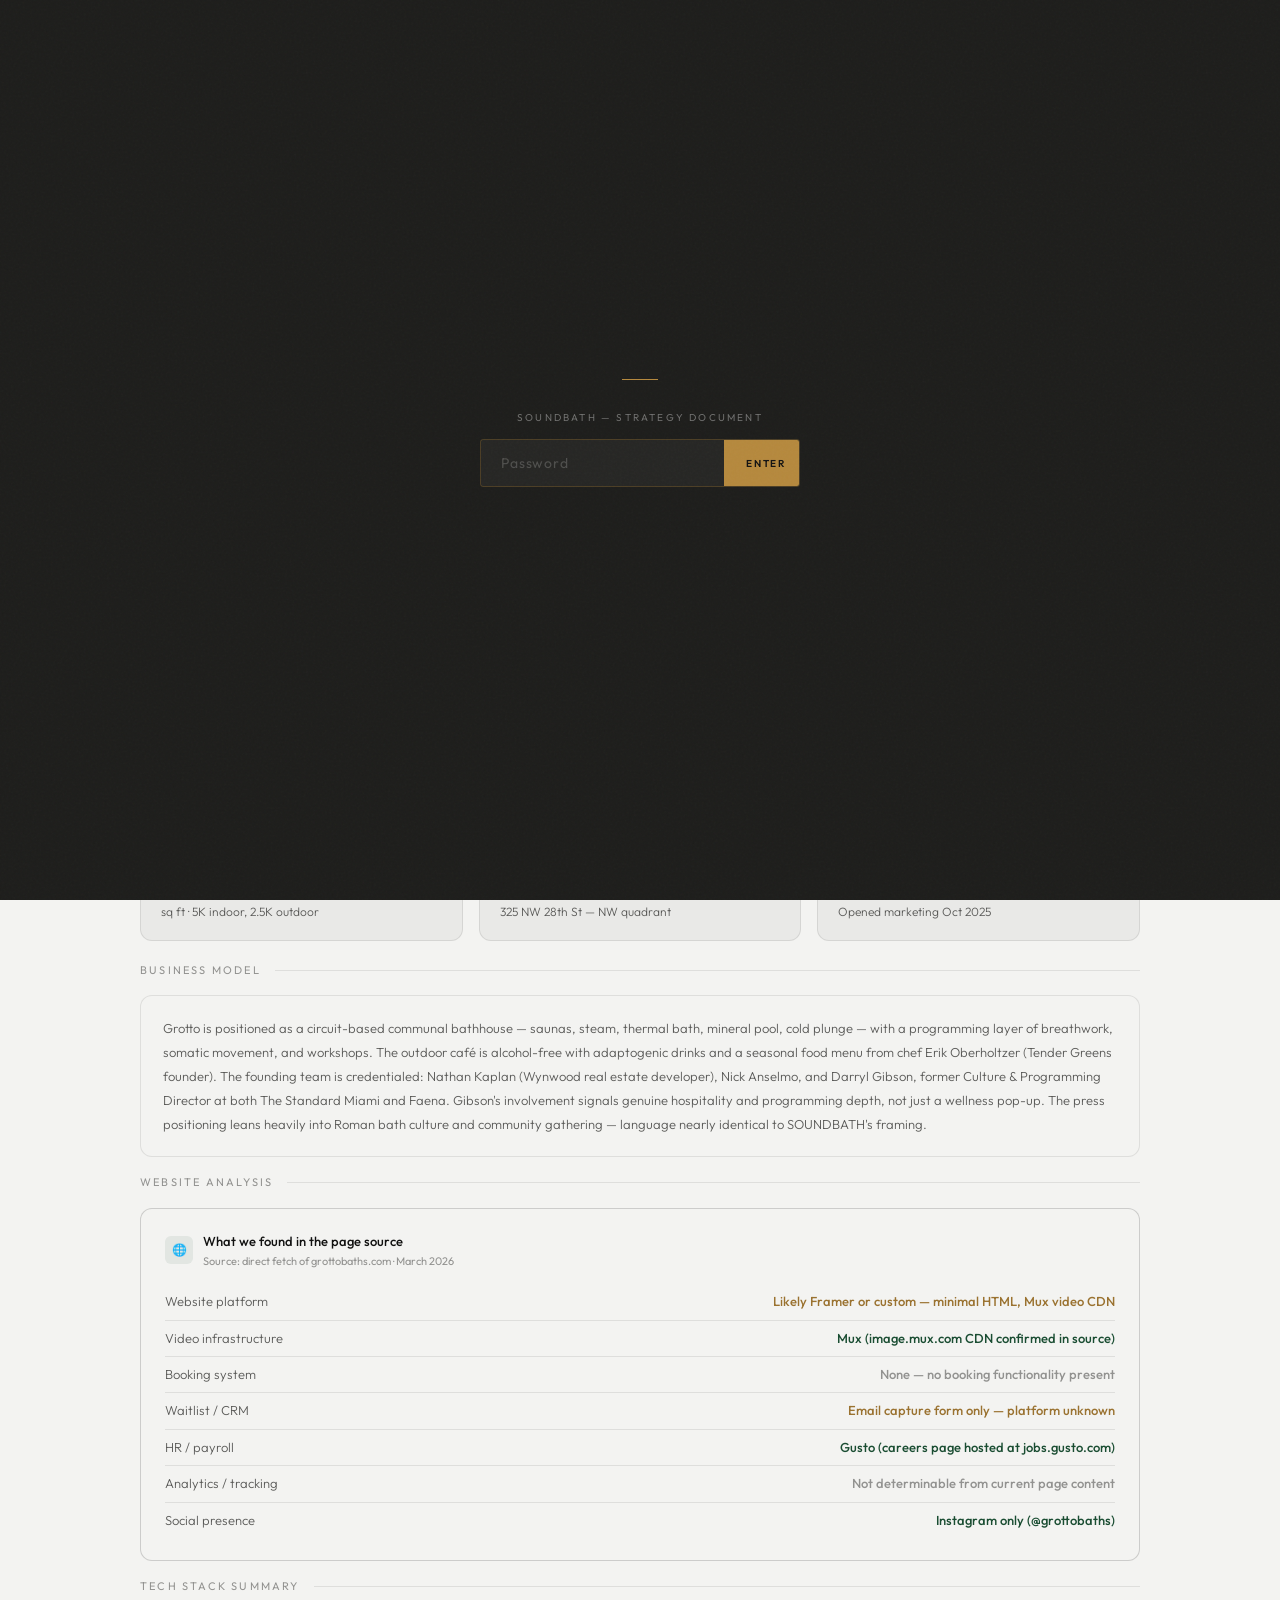
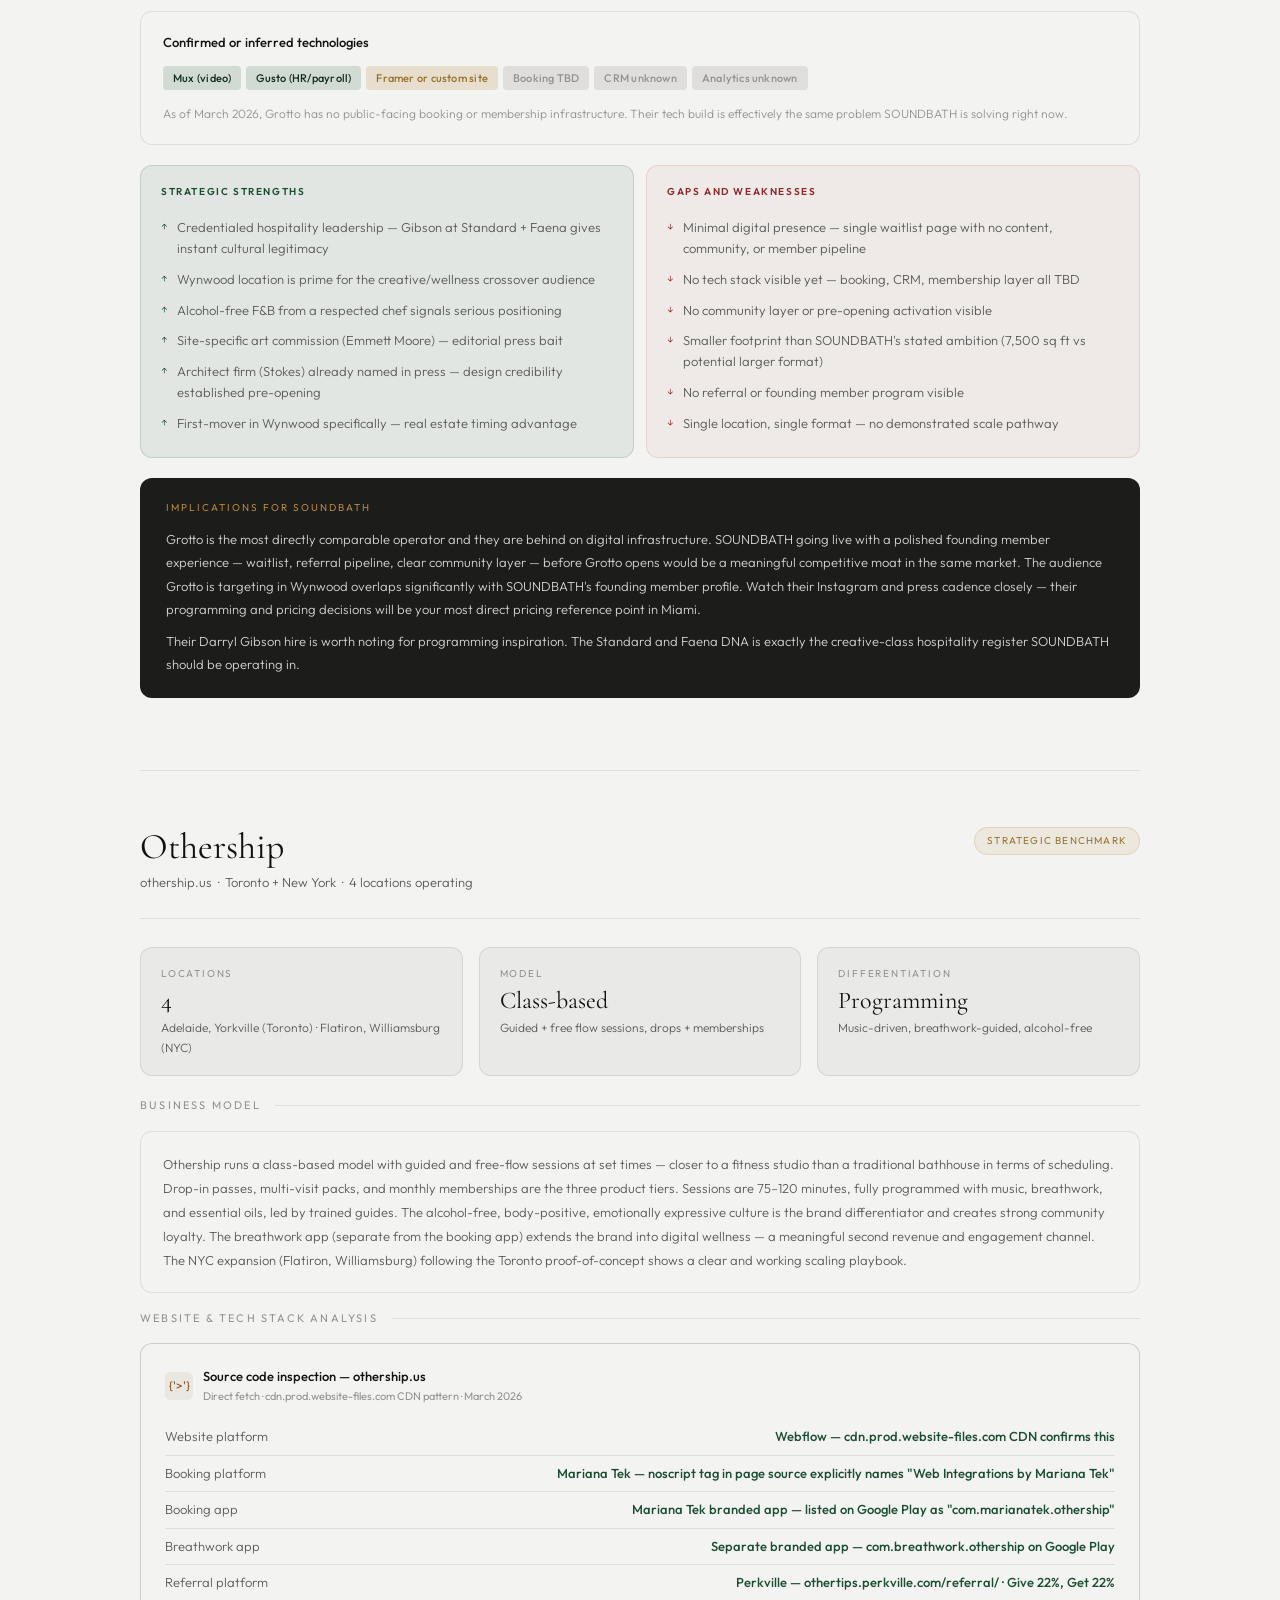
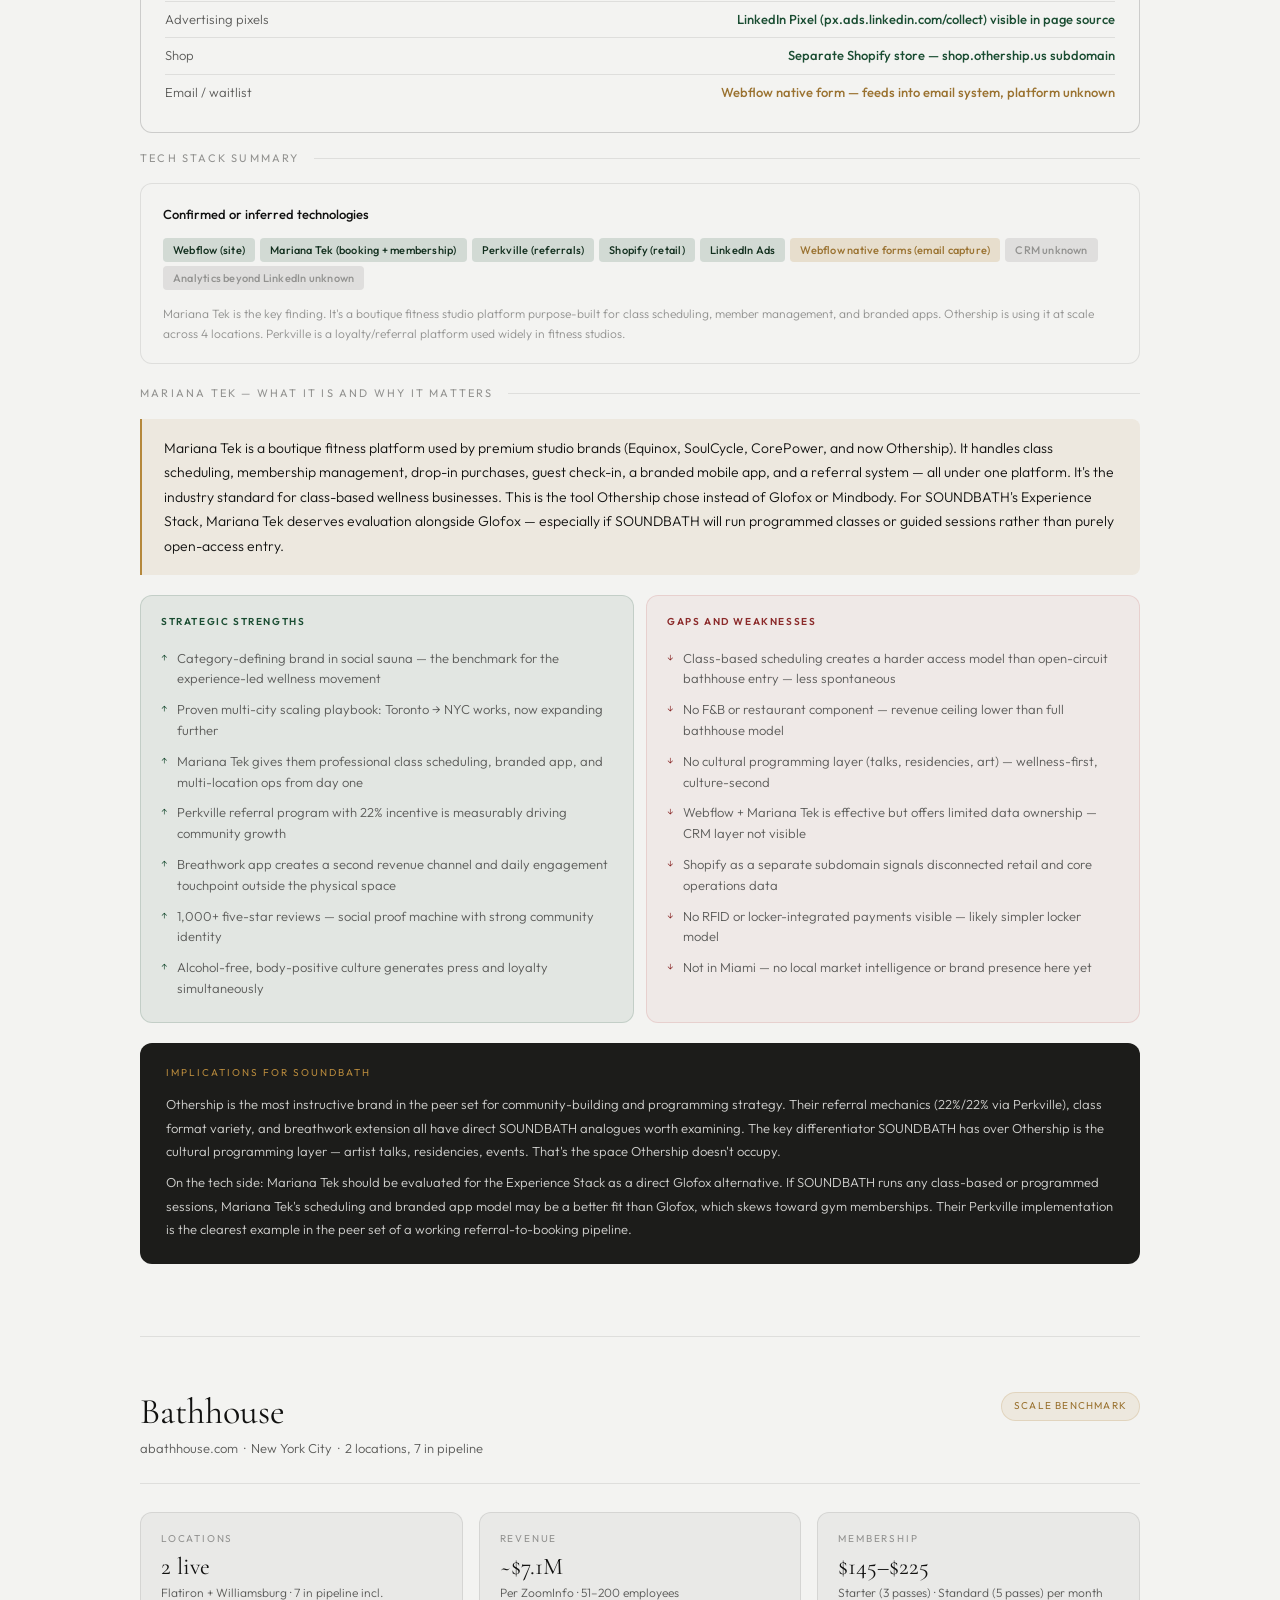
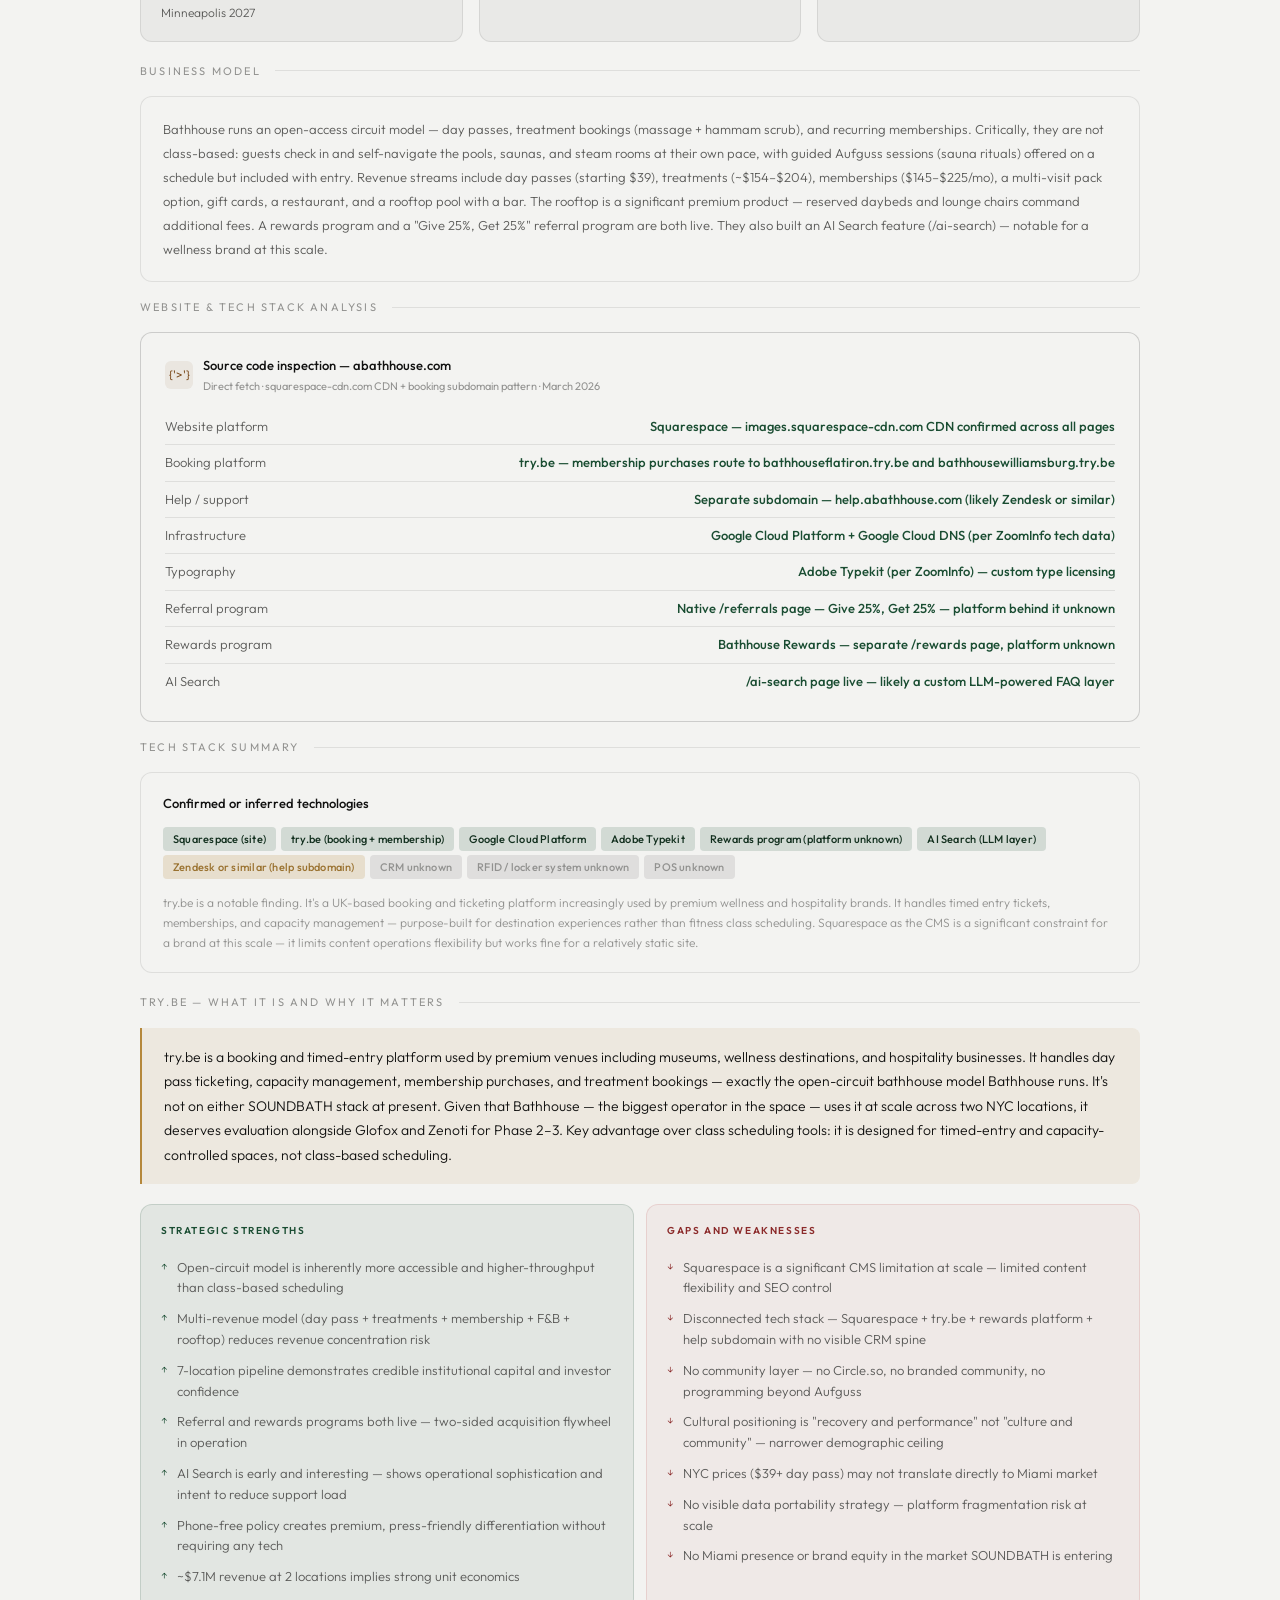
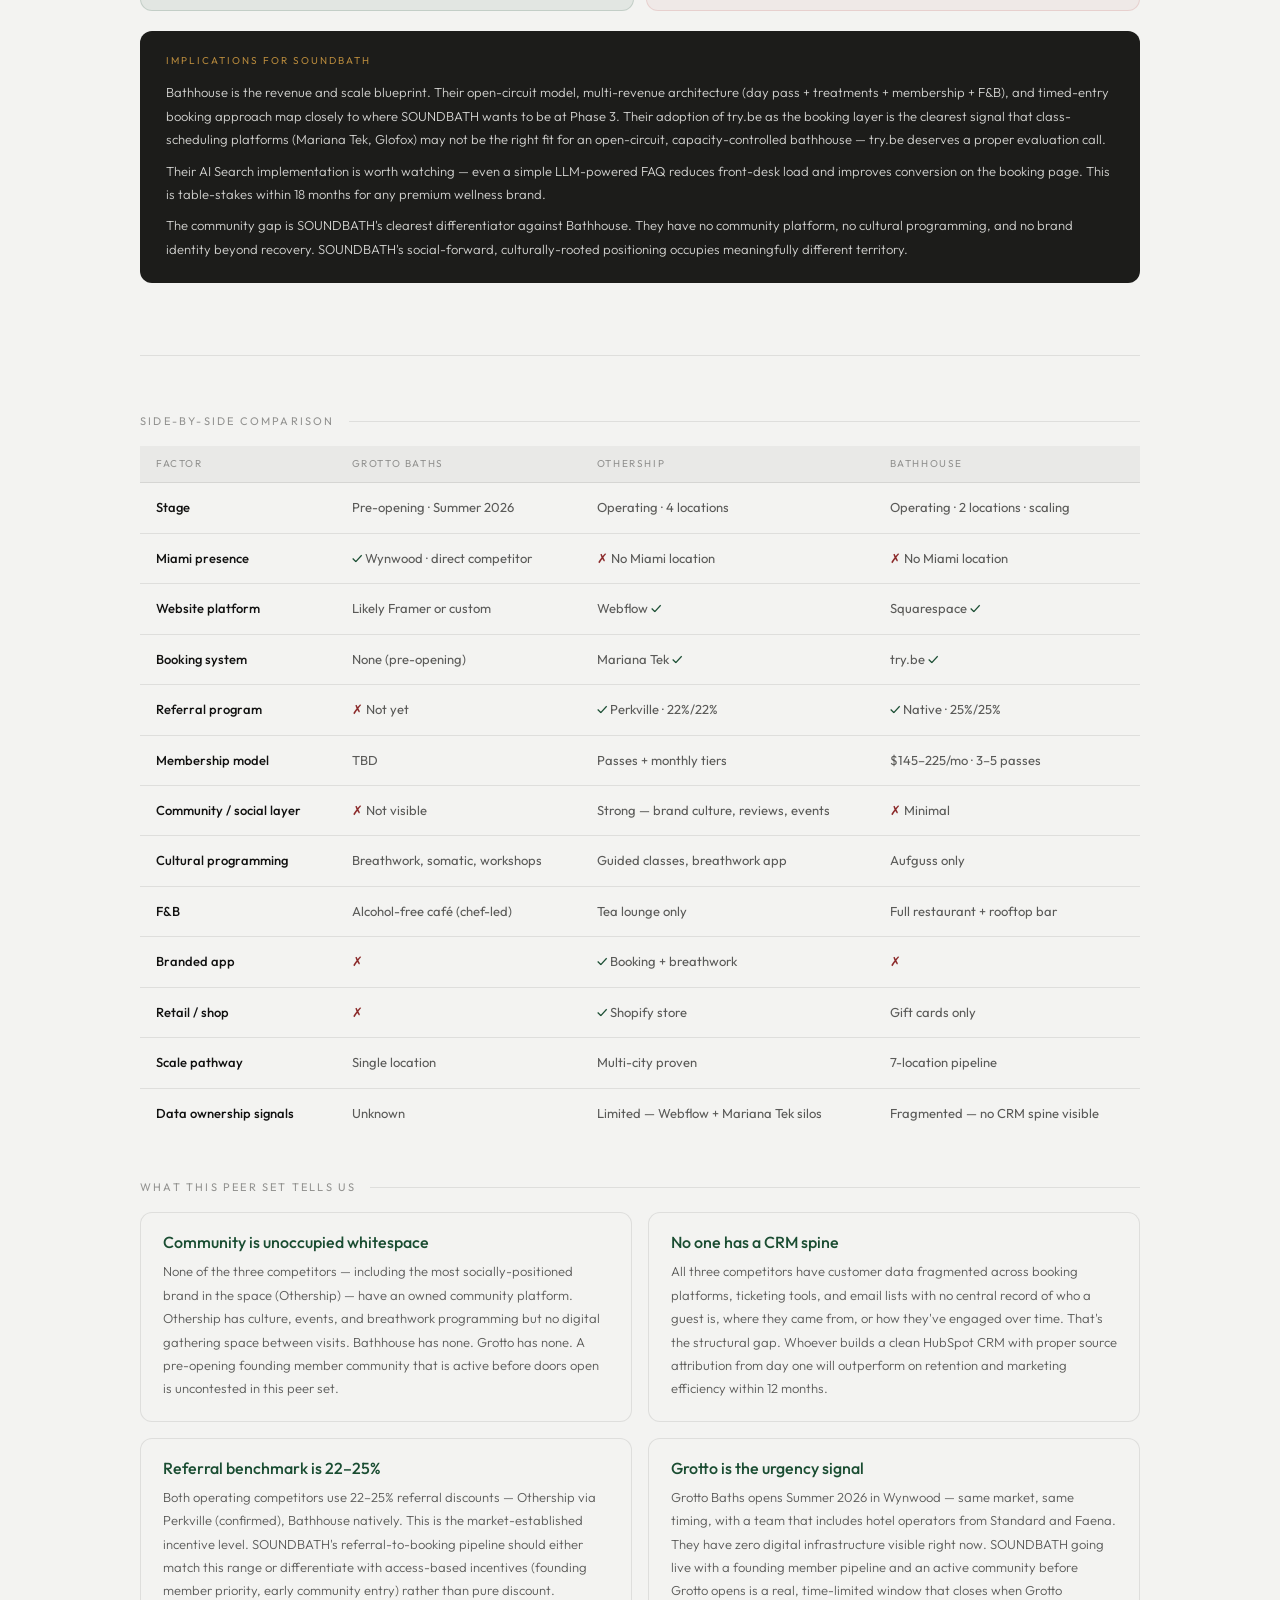
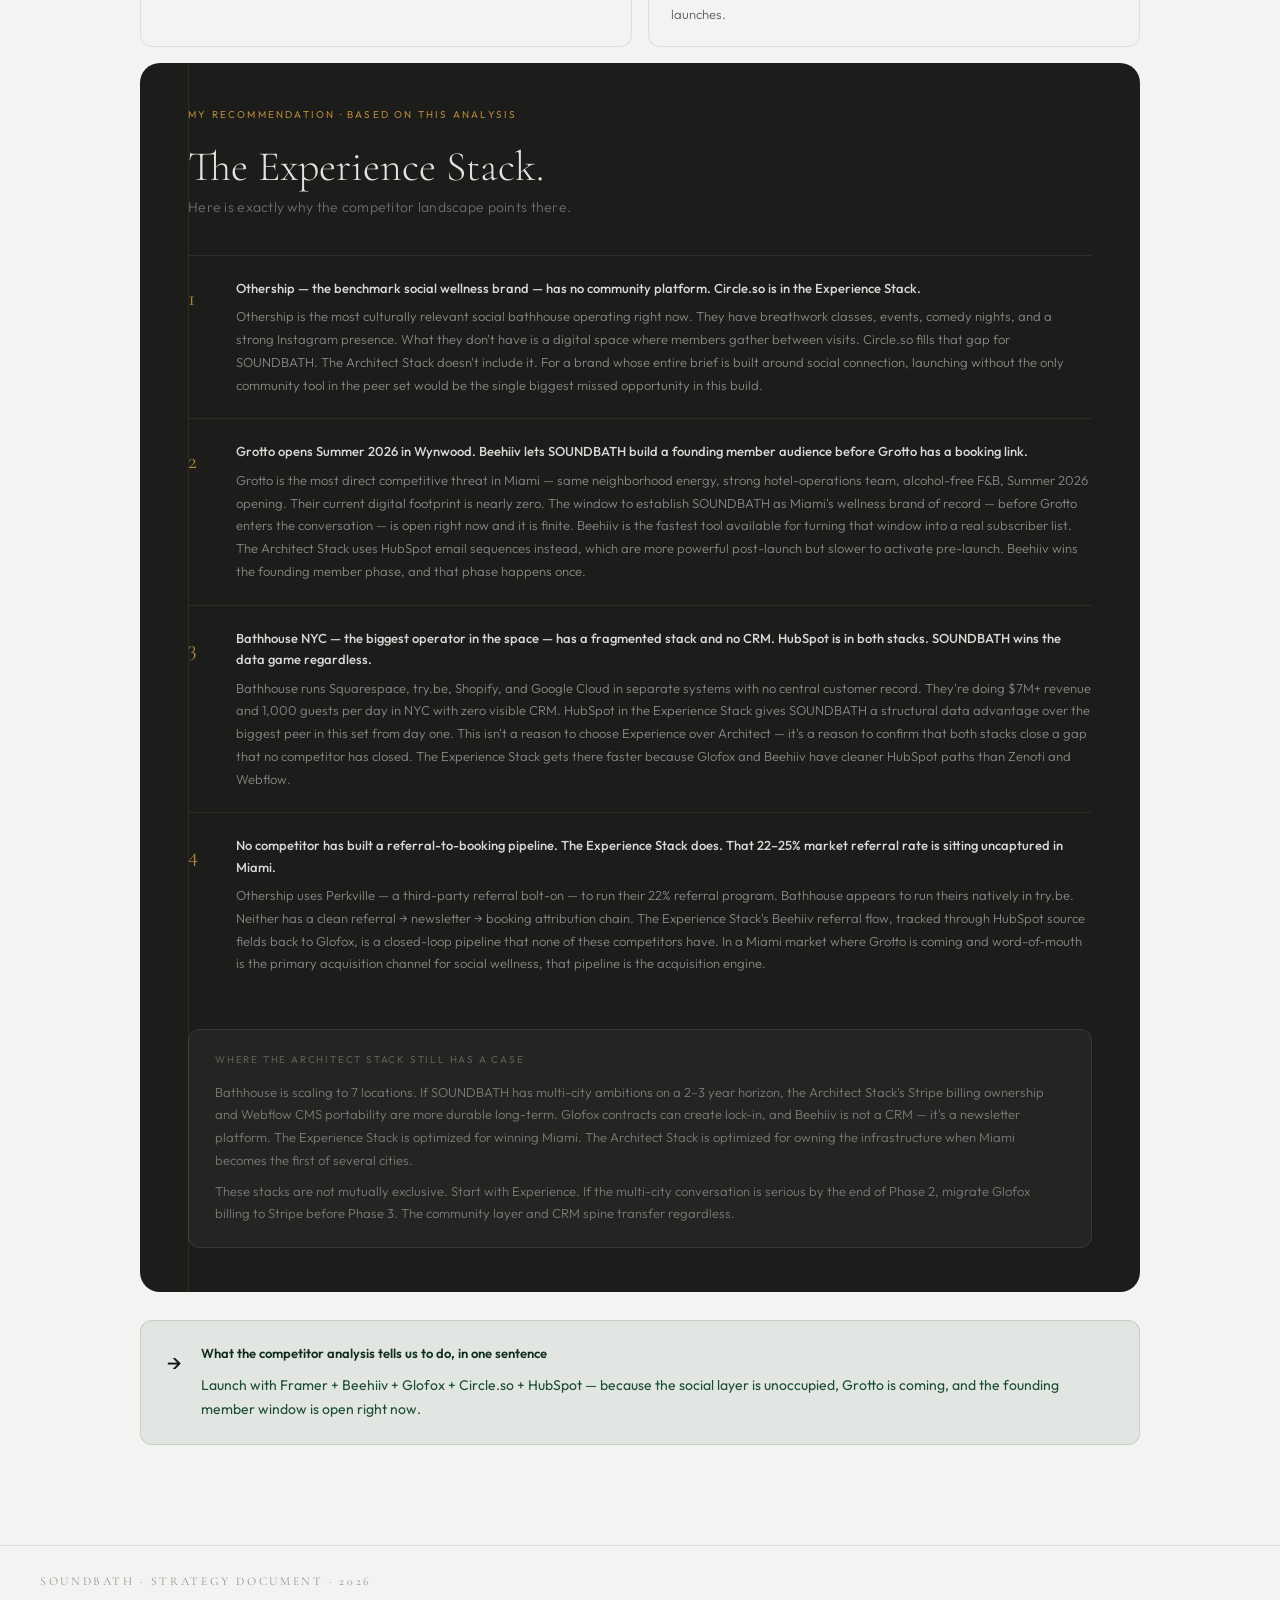
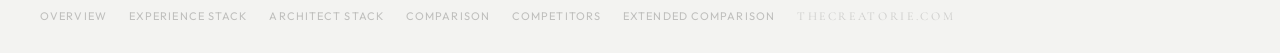
<file: competitors.html>
<!DOCTYPE html>
<html lang="en">
<head>
<meta charset="UTF-8">
<meta name="viewport" content="width=device-width, initial-scale=1.0">
<title>Competitive Analysis — SOUNDBATH Strategy</title>
<link rel="stylesheet" href="style.css">
<style>
/* ── PAGE-SPECIFIC ── */
.comp-hero-tag{font-size:10px;letter-spacing:.2em;text-transform:uppercase;color:var(--subtle);font-weight:400;margin-bottom:14px;display:flex;align-items:center;gap:8px}
.comp-hero-tag::before{content:'';width:24px;height:.5px;background:var(--subtle)}

.comp-block{margin-bottom:72px;scroll-margin-top:80px}
.comp-header{display:grid;grid-template-columns:1fr auto;align-items:start;gap:24px;margin-bottom:28px;padding-bottom:24px;border-bottom:.5px solid var(--bdr)}
.comp-title-wrap{}
.comp-title{font-family:var(--serif);font-size:36px;font-weight:400;line-height:1.1;margin-bottom:6px}
.comp-subtitle{font-size:13px;color:var(--muted);font-weight:300}
.comp-meta{display:flex;flex-direction:column;align-items:flex-end;gap:6px}
.comp-meta-pill{font-size:10px;letter-spacing:.12em;text-transform:uppercase;padding:5px 12px;border-radius:20px;border:.5px solid;white-space:nowrap}
.pill-direct{background:rgba(180,60,60,.08);color:#8b2a2a;border-color:rgba(180,60,60,.25)}
.pill-indirect{background:var(--gold-lt);color:var(--gold2);border-color:var(--gold-lt2)}
.pill-pre-open{background:var(--exp-lt);color:var(--exp2);border-color:var(--exp-lt2)}

.comp-grid{display:grid;grid-template-columns:1fr 1fr;gap:16px;margin-bottom:20px}
.comp-grid-3{display:grid;grid-template-columns:1fr 1fr 1fr;gap:16px;margin-bottom:20px}

.stat-card{background:var(--bg2);border:.5px solid var(--bdr);border-radius:var(--r-md);padding:18px 20px}
.stat-card-label{font-size:10px;letter-spacing:.18em;text-transform:uppercase;color:var(--subtle);margin-bottom:6px;font-weight:400}
.stat-card-val{font-family:var(--serif);font-size:24px;font-weight:400;color:var(--ink);line-height:1.1;margin-bottom:3px}
.stat-card-note{font-size:12px;color:var(--muted);font-weight:300}

.evidence-box{background:var(--bg);border:.5px solid var(--bdr2);border-radius:var(--r-md);padding:22px 24px;margin-bottom:16px}
.evidence-box-header{display:flex;align-items:center;gap:10px;margin-bottom:14px}
.evidence-icon{width:28px;height:28px;border-radius:6px;display:flex;align-items:center;justify-content:center;font-size:12px;flex-shrink:0}
.evidence-icon.web{background:var(--exp-lt);color:var(--exp)}
.evidence-icon.code{background:var(--arch-lt);color:var(--arch)}
.evidence-icon.search{background:var(--gold-lt);color:var(--gold2)}
.evidence-icon.app{background:rgba(60,100,180,.08);color:#1a5ca8}
.evidence-box-title{font-size:13px;font-weight:500;color:var(--ink)}
.evidence-box-source{font-size:11px;color:var(--subtle)}
.evidence-row{display:flex;justify-content:space-between;align-items:baseline;padding:7px 0;border-bottom:.5px solid var(--bdr);gap:12px}
.evidence-row:last-child{border-bottom:none}
.evidence-label{font-size:13px;color:var(--muted);font-weight:300}
.evidence-val{font-size:13px;font-weight:500;color:var(--ink);text-align:right}
.evidence-val.confirmed{color:var(--exp)}
.evidence-val.inferred{color:var(--gold2)}
.evidence-val.unknown{color:var(--subtle)}

.pro-con-grid{display:grid;grid-template-columns:1fr 1fr;gap:12px;margin-bottom:20px}
.pro-card{background:var(--exp-lt);border:.5px solid var(--exp-lt2);border-radius:var(--r-md);padding:18px 20px}
.con-card{background:rgba(180,60,60,.05);border:.5px solid rgba(180,60,60,.15);border-radius:var(--r-md);padding:18px 20px}
.pro-con-title{font-size:10px;letter-spacing:.16em;text-transform:uppercase;font-weight:600;margin-bottom:12px}
.pro-con-title.pro{color:var(--exp)}
.pro-con-title.con{color:#8b2a2a}
.pro-con-list{list-style:none;padding:0;margin:0}
.pro-con-list li{font-size:13px;color:var(--muted);padding:5px 0 5px 16px;position:relative;line-height:1.6;font-weight:300}
.pro-con-list li::before{position:absolute;left:0;top:7px;font-size:10px}
.pro-card .pro-con-list li::before{content:'↑';color:var(--exp)}
.con-card .pro-con-list li::before{content:'↓';color:#8b2a2a}

.learn-box{background:var(--ink2);border-radius:var(--r-md);padding:22px 26px;color:rgba(243,243,241,.85)}
.learn-box-label{font-size:10px;letter-spacing:.2em;text-transform:uppercase;color:var(--gold);margin-bottom:12px;font-weight:400}
.learn-box p{font-size:13px;line-height:1.8;font-weight:300;margin-bottom:8px}
.learn-box p:last-child{margin-bottom:0}

.methodology-banner{background:var(--bg2);border:.5px solid var(--bdr);border-radius:var(--r-md);padding:18px 22px;margin-bottom:48px;display:flex;gap:20px;align-items:flex-start}
.methodology-icon{font-size:18px;flex-shrink:0;margin-top:1px}
.methodology-text{font-size:13px;color:var(--muted);line-height:1.75;font-weight:300}
.methodology-text strong{color:var(--ink);font-weight:500}

.tech-chip{display:inline-block;font-size:11px;font-weight:500;padding:3px 10px;border-radius:4px;margin:2px 2px 2px 0;letter-spacing:.02em}
.chip-confirmed{background:var(--exp-lt2);color:var(--exp2)}
.chip-inferred{background:var(--gold-lt2);color:var(--gold2)}
.chip-unknown{background:var(--bg3);color:var(--subtle)}

.comp-nav{display:flex;gap:8px;margin-bottom:48px;flex-wrap:wrap}
.comp-nav-btn{padding:8px 18px;border:.5px solid var(--bdr2);border-radius:100px;background:transparent;font-family:var(--sans);font-size:12px;font-weight:400;color:var(--muted);cursor:pointer;text-decoration:none;transition:all .15s}
.comp-nav-btn:hover{background:var(--bg2);color:var(--ink);border-color:var(--ink)}

.summary-table{width:100%;border-collapse:collapse;margin-bottom:40px;font-size:13px}
.summary-table th{padding:10px 16px;font-size:10px;letter-spacing:.16em;text-transform:uppercase;color:var(--subtle);background:var(--bg2);text-align:left;font-weight:400;border-bottom:.5px solid var(--bdr)}
.summary-table td{padding:14px 16px;border-top:.5px solid var(--bdr);vertical-align:top;color:var(--muted)}
.summary-table tr:hover td{background:var(--bg2)}
.summary-table td:first-child{font-weight:500;color:var(--ink);white-space:nowrap}
.tick{color:var(--exp);font-weight:500}
.cross{color:#8b2a2a;font-weight:500}

.divider{height:.5px;background:var(--bdr);margin:56px 0}

@media(max-width:768px){
  .comp-header{grid-template-columns:1fr}
  .comp-meta{flex-direction:row;align-items:flex-start;flex-wrap:wrap}
  .comp-grid,.comp-grid-3,.pro-con-grid{grid-template-columns:1fr}
  .summary-table{display:block;overflow-x:auto}
  .methodology-banner{flex-direction:column;gap:12px}
  .comp-title{font-size:28px}
}
</style>
</head>
<body>

<!-- PASSWORD GATE -->
<div id="gate">
  <div class="gate-grain"></div>
  <div class="gate-rule"></div>
  <p class="gate-label">SOUNDBATH — Strategy Document</p>
  <div class="gate-field-wrap">
    <input class="gate-input" id="pw" type="password" placeholder="Password" autocomplete="off">
    <button class="gate-btn" onclick="checkPw()">Enter</button>
  </div>
  <p class="gate-error" id="gate-err"></p>
</div>

<!-- NAV -->
<nav class="nav">
  <div class="nav-inner">
    <a href="index.html" class="nav-logo">SOUNDBATH</a>
    <div class="nav-links">
      <a href="index.html" class="nav-link">Overview</a>
      <a href="stack-experience.html" class="nav-link">Experience Stack</a>
      <a href="stack-architect.html" class="nav-link">Architect Stack</a>
      <a href="comparison.html" class="nav-link">Comparison</a>
      <a href="competitors.html" class="nav-link" style="color:var(--ink);font-weight:500">Competitors</a>
      <a href="extended-comparison.html" class="nav-link">Extended Comparison</a>
    </div>
    <button class="nav-hamburger" onclick="toggleMenu()" aria-label="Menu">
      <span></span><span></span><span></span>
    </button>
  </div>
  <div class="nav-mobile-menu" id="mobile-menu">
    <a href="index.html" class="nav-mobile-link">Overview</a>
    <a href="stack-experience.html" class="nav-mobile-link">Experience Stack</a>
    <a href="stack-architect.html" class="nav-mobile-link">Architect Stack</a>
    <a href="comparison.html" class="nav-mobile-link">Comparison</a>
    <a href="competitors.html" class="nav-mobile-link">Competitors</a>
    <a href="extended-comparison.html" class="nav-mobile-link">Extended Comparison</a>
  </div>
</nav>

<div class="page-wrap">

  <!-- HERO -->
  <div class="page-hero fade-up">
    <div class="comp-hero-tag">Competitive intelligence</div>
    <h1 class="page-hero-h1">Peer Set Analysis</h1>
    <p class="page-hero-desc">Deep dive into three comparable operators — their websites, tech stacks, business models, and strategic choices. Each finding is sourced and labelled by confidence level. Implications for SOUNDBATH strategy follow each profile.</p>
  </div>

  <!-- METHODOLOGY BANNER -->
  <div class="methodology-banner fade-up">
    <div class="methodology-icon">🔍</div>
    <div class="methodology-text">
      <strong>How this analysis was conducted.</strong> Each competitor's website was fetched directly and its source code inspected for technology fingerprints — CDN URLs, script tags, noscript notices, booking subdomain patterns, and third-party pixel tags. These signals were cross-referenced against public databases (ZoomInfo, Wappalyzer methodology), press coverage, and job listings. Findings are labelled: <strong style="color:var(--exp)">Confirmed</strong> (directly observable in source), <strong style="color:var(--gold2)">Inferred</strong> (strongly implied by observable signals), or <strong style="color:var(--subtle)">Unknown</strong> (not determinable from public data). No private data, no speculation presented as fact.
    </div>
  </div>

  <!-- QUICK NAV -->
  <div class="comp-nav fade-up">
    <a href="#grotto" class="comp-nav-btn">↓ Grotto Baths</a>
    <a href="#othership" class="comp-nav-btn">↓ Othership</a>
    <a href="#bathhouse" class="comp-nav-btn">↓ Bathhouse</a>
    <a href="#summary" class="comp-nav-btn">↓ Summary table</a>
    <a href="#implications" class="comp-nav-btn">↓ Implications</a>
    <a href="#decision" class="comp-nav-btn" style="color:var(--exp);border-color:var(--exp-lt2);background:var(--exp-lt)">↓ My recommendation</a>
  </div>

  <!-- ══════════════════════════════════════
       GROTTO BATHS
  ══════════════════════════════════════ -->
  <div class="comp-block fade-up" id="grotto">
    <div class="comp-header">
      <div class="comp-title-wrap">
        <div class="comp-title">Grotto Baths</div>
        <div class="comp-subtitle">grottobaths.com &nbsp;·&nbsp; Wynwood, Miami &nbsp;·&nbsp; Opening Summer 2026</div>
      </div>
      <div class="comp-meta">
        <span class="comp-meta-pill pill-direct">Direct competitor</span>
        <span class="comp-meta-pill pill-pre-open">Pre-opening</span>
      </div>
    </div>

    <div class="comp-grid-3">
      <div class="stat-card">
        <div class="stat-card-label">Size</div>
        <div class="stat-card-val">7,500</div>
        <div class="stat-card-note">sq ft · 5K indoor, 2.5K outdoor</div>
      </div>
      <div class="stat-card">
        <div class="stat-card-label">Location</div>
        <div class="stat-card-val">Wynwood</div>
        <div class="stat-card-note">325 NW 28th St — NW quadrant</div>
      </div>
      <div class="stat-card">
        <div class="stat-card-label">Status</div>
        <div class="stat-card-val">Under construction</div>
        <div class="stat-card-note">Opened marketing Oct 2025</div>
      </div>
    </div>

    <div class="section-label">Business model</div>
    <div class="tool-card" style="margin-bottom:16px">
      <p class="tool-desc" style="line-height:1.85">Grotto is positioned as a circuit-based communal bathhouse — saunas, steam, thermal bath, mineral pool, cold plunge — with a programming layer of breathwork, somatic movement, and workshops. The outdoor café is alcohol-free with adaptogenic drinks and a seasonal food menu from chef Erik Oberholtzer (Tender Greens founder). The founding team is credentialed: Nathan Kaplan (Wynwood real estate developer), Nick Anselmo, and Darryl Gibson, former Culture &amp; Programming Director at both The Standard Miami and Faena. Gibson's involvement signals genuine hospitality and programming depth, not just a wellness pop-up. The press positioning leans heavily into Roman bath culture and community gathering — language nearly identical to SOUNDBATH's framing.</p>
    </div>

    <div class="section-label">Website analysis</div>
    <div class="evidence-box">
      <div class="evidence-box-header">
        <div class="evidence-icon web">🌐</div>
        <div>
          <div class="evidence-box-title">What we found in the page source</div>
          <div class="evidence-box-source">Source: direct fetch of grottobaths.com · March 2026</div>
        </div>
      </div>
      <div class="evidence-row">
        <span class="evidence-label">Website platform</span>
        <span class="evidence-val inferred">Likely Framer or custom — minimal HTML, Mux video CDN</span>
      </div>
      <div class="evidence-row">
        <span class="evidence-label">Video infrastructure</span>
        <span class="evidence-val confirmed">Mux (image.mux.com CDN confirmed in source)</span>
      </div>
      <div class="evidence-row">
        <span class="evidence-label">Booking system</span>
        <span class="evidence-val unknown">None — no booking functionality present</span>
      </div>
      <div class="evidence-row">
        <span class="evidence-label">Waitlist / CRM</span>
        <span class="evidence-val inferred">Email capture form only — platform unknown</span>
      </div>
      <div class="evidence-row">
        <span class="evidence-label">HR / payroll</span>
        <span class="evidence-val confirmed">Gusto (careers page hosted at jobs.gusto.com)</span>
      </div>
      <div class="evidence-row">
        <span class="evidence-label">Analytics / tracking</span>
        <span class="evidence-val unknown">Not determinable from current page content</span>
      </div>
      <div class="evidence-row">
        <span class="evidence-label">Social presence</span>
        <span class="evidence-val confirmed">Instagram only (@grottobaths)</span>
      </div>
    </div>

    <div class="section-label">Tech stack summary</div>
    <div class="tool-card" style="margin-bottom:20px">
      <div class="tool-desc" style="margin-bottom:10px;font-weight:500;color:var(--ink)">Confirmed or inferred technologies</div>
      <span class="tech-chip chip-confirmed">Mux (video)</span>
      <span class="tech-chip chip-confirmed">Gusto (HR/payroll)</span>
      <span class="tech-chip chip-inferred">Framer or custom site</span>
      <span class="tech-chip chip-unknown">Booking TBD</span>
      <span class="tech-chip chip-unknown">CRM unknown</span>
      <span class="tech-chip chip-unknown">Analytics unknown</span>
      <div class="tool-desc" style="margin-top:12px;font-size:12px;color:var(--subtle)">As of March 2026, Grotto has no public-facing booking or membership infrastructure. Their tech build is effectively the same problem SOUNDBATH is solving right now.</div>
    </div>

    <div class="pro-con-grid">
      <div class="pro-card">
        <div class="pro-con-title pro">Strategic strengths</div>
        <ul class="pro-con-list">
          <li>Credentialed hospitality leadership — Gibson at Standard + Faena gives instant cultural legitimacy</li>
          <li>Wynwood location is prime for the creative/wellness crossover audience</li>
          <li>Alcohol-free F&amp;B from a respected chef signals serious positioning</li>
          <li>Site-specific art commission (Emmett Moore) — editorial press bait</li>
          <li>Architect firm (Stokes) already named in press — design credibility established pre-opening</li>
          <li>First-mover in Wynwood specifically — real estate timing advantage</li>
        </ul>
      </div>
      <div class="con-card">
        <div class="pro-con-title con">Gaps and weaknesses</div>
        <ul class="pro-con-list">
          <li>Minimal digital presence — single waitlist page with no content, community, or member pipeline</li>
          <li>No tech stack visible yet — booking, CRM, membership layer all TBD</li>
          <li>No community layer or pre-opening activation visible</li>
          <li>Smaller footprint than SOUNDBATH's stated ambition (7,500 sq ft vs potential larger format)</li>
          <li>No referral or founding member program visible</li>
          <li>Single location, single format — no demonstrated scale pathway</li>
        </ul>
      </div>
    </div>

    <div class="learn-box">
      <div class="learn-box-label">Implications for SOUNDBATH</div>
      <p>Grotto is the most directly comparable operator and they are behind on digital infrastructure. SOUNDBATH going live with a polished founding member experience — waitlist, referral pipeline, clear community layer — before Grotto opens would be a meaningful competitive moat in the same market. The audience Grotto is targeting in Wynwood overlaps significantly with SOUNDBATH's founding member profile. Watch their Instagram and press cadence closely — their programming and pricing decisions will be your most direct pricing reference point in Miami.</p>
      <p>Their Darryl Gibson hire is worth noting for programming inspiration. The Standard and Faena DNA is exactly the creative-class hospitality register SOUNDBATH should be operating in.</p>
    </div>
  </div>

  <div class="divider"></div>

  <!-- ══════════════════════════════════════
       OTHERSHIP
  ══════════════════════════════════════ -->
  <div class="comp-block fade-up" id="othership">
    <div class="comp-header">
      <div class="comp-title-wrap">
        <div class="comp-title">Othership</div>
        <div class="comp-subtitle">othership.us &nbsp;·&nbsp; Toronto + New York &nbsp;·&nbsp; 4 locations operating</div>
      </div>
      <div class="comp-meta">
        <span class="comp-meta-pill pill-indirect">Strategic benchmark</span>
      </div>
    </div>

    <div class="comp-grid-3">
      <div class="stat-card">
        <div class="stat-card-label">Locations</div>
        <div class="stat-card-val">4</div>
        <div class="stat-card-note">Adelaide, Yorkville (Toronto) · Flatiron, Williamsburg (NYC)</div>
      </div>
      <div class="stat-card">
        <div class="stat-card-label">Model</div>
        <div class="stat-card-val">Class-based</div>
        <div class="stat-card-note">Guided + free flow sessions, drops + memberships</div>
      </div>
      <div class="stat-card">
        <div class="stat-card-label">Differentiation</div>
        <div class="stat-card-val">Programming</div>
        <div class="stat-card-note">Music-driven, breathwork-guided, alcohol-free</div>
      </div>
    </div>

    <div class="section-label">Business model</div>
    <div class="tool-card" style="margin-bottom:16px">
      <p class="tool-desc" style="line-height:1.85">Othership runs a class-based model with guided and free-flow sessions at set times — closer to a fitness studio than a traditional bathhouse in terms of scheduling. Drop-in passes, multi-visit packs, and monthly memberships are the three product tiers. Sessions are 75–120 minutes, fully programmed with music, breathwork, and essential oils, led by trained guides. The alcohol-free, body-positive, emotionally expressive culture is the brand differentiator and creates strong community loyalty. The breathwork app (separate from the booking app) extends the brand into digital wellness — a meaningful second revenue and engagement channel. The NYC expansion (Flatiron, Williamsburg) following the Toronto proof-of-concept shows a clear and working scaling playbook.</p>
    </div>

    <div class="section-label">Website &amp; tech stack analysis</div>
    <div class="evidence-box">
      <div class="evidence-box-header">
        <div class="evidence-icon code">{'>'}</div>
        <div>
          <div class="evidence-box-title">Source code inspection — othership.us</div>
          <div class="evidence-box-source">Direct fetch · cdn.prod.website-files.com CDN pattern · March 2026</div>
        </div>
      </div>
      <div class="evidence-row">
        <span class="evidence-label">Website platform</span>
        <span class="evidence-val confirmed">Webflow — cdn.prod.website-files.com CDN confirms this</span>
      </div>
      <div class="evidence-row">
        <span class="evidence-label">Booking platform</span>
        <span class="evidence-val confirmed">Mariana Tek — noscript tag in page source explicitly names "Web Integrations by Mariana Tek"</span>
      </div>
      <div class="evidence-row">
        <span class="evidence-label">Booking app</span>
        <span class="evidence-val confirmed">Mariana Tek branded app — listed on Google Play as "com.marianatek.othership"</span>
      </div>
      <div class="evidence-row">
        <span class="evidence-label">Breathwork app</span>
        <span class="evidence-val confirmed">Separate branded app — com.breathwork.othership on Google Play</span>
      </div>
      <div class="evidence-row">
        <span class="evidence-label">Referral platform</span>
        <span class="evidence-val confirmed">Perkville — othertips.perkville.com/referral/ · Give 22%, Get 22%</span>
      </div>
      <div class="evidence-row">
        <span class="evidence-label">Advertising pixels</span>
        <span class="evidence-val confirmed">LinkedIn Pixel (px.ads.linkedin.com/collect) visible in page source</span>
      </div>
      <div class="evidence-row">
        <span class="evidence-label">Shop</span>
        <span class="evidence-val confirmed">Separate Shopify store — shop.othership.us subdomain</span>
      </div>
      <div class="evidence-row">
        <span class="evidence-label">Email / waitlist</span>
        <span class="evidence-val inferred">Webflow native form — feeds into email system, platform unknown</span>
      </div>
    </div>

    <div class="section-label">Tech stack summary</div>
    <div class="tool-card" style="margin-bottom:20px">
      <div class="tool-desc" style="margin-bottom:10px;font-weight:500;color:var(--ink)">Confirmed or inferred technologies</div>
      <span class="tech-chip chip-confirmed">Webflow (site)</span>
      <span class="tech-chip chip-confirmed">Mariana Tek (booking + membership)</span>
      <span class="tech-chip chip-confirmed">Perkville (referrals)</span>
      <span class="tech-chip chip-confirmed">Shopify (retail)</span>
      <span class="tech-chip chip-confirmed">LinkedIn Ads</span>
      <span class="tech-chip chip-inferred">Webflow native forms (email capture)</span>
      <span class="tech-chip chip-unknown">CRM unknown</span>
      <span class="tech-chip chip-unknown">Analytics beyond LinkedIn unknown</span>
      <div class="tool-desc" style="margin-top:12px;font-size:12px;color:var(--subtle)">Mariana Tek is the key finding. It's a boutique fitness studio platform purpose-built for class scheduling, member management, and branded apps. Othership is using it at scale across 4 locations. Perkville is a loyalty/referral platform used widely in fitness studios.</div>
    </div>

    <div class="section-label">Mariana Tek — what it is and why it matters</div>
    <div class="callout callout-gold" style="margin-bottom:20px">
      <p>Mariana Tek is a boutique fitness platform used by premium studio brands (Equinox, SoulCycle, CorePower, and now Othership). It handles class scheduling, membership management, drop-in purchases, guest check-in, a branded mobile app, and a referral system — all under one platform. It's the industry standard for class-based wellness businesses. This is the tool Othership chose instead of Glofox or Mindbody. For SOUNDBATH's Experience Stack, Mariana Tek deserves evaluation alongside Glofox — especially if SOUNDBATH will run programmed classes or guided sessions rather than purely open-access entry.</p>
    </div>

    <div class="pro-con-grid">
      <div class="pro-card">
        <div class="pro-con-title pro">Strategic strengths</div>
        <ul class="pro-con-list">
          <li>Category-defining brand in social sauna — the benchmark for the experience-led wellness movement</li>
          <li>Proven multi-city scaling playbook: Toronto → NYC works, now expanding further</li>
          <li>Mariana Tek gives them professional class scheduling, branded app, and multi-location ops from day one</li>
          <li>Perkville referral program with 22% incentive is measurably driving community growth</li>
          <li>Breathwork app creates a second revenue channel and daily engagement touchpoint outside the physical space</li>
          <li>1,000+ five-star reviews — social proof machine with strong community identity</li>
          <li>Alcohol-free, body-positive culture generates press and loyalty simultaneously</li>
        </ul>
      </div>
      <div class="con-card">
        <div class="pro-con-title con">Gaps and weaknesses</div>
        <ul class="pro-con-list">
          <li>Class-based scheduling creates a harder access model than open-circuit bathhouse entry — less spontaneous</li>
          <li>No F&amp;B or restaurant component — revenue ceiling lower than full bathhouse model</li>
          <li>No cultural programming layer (talks, residencies, art) — wellness-first, culture-second</li>
          <li>Webflow + Mariana Tek is effective but offers limited data ownership — CRM layer not visible</li>
          <li>Shopify as a separate subdomain signals disconnected retail and core operations data</li>
          <li>No RFID or locker-integrated payments visible — likely simpler locker model</li>
          <li>Not in Miami — no local market intelligence or brand presence here yet</li>
        </ul>
      </div>
    </div>

    <div class="learn-box">
      <div class="learn-box-label">Implications for SOUNDBATH</div>
      <p>Othership is the most instructive brand in the peer set for community-building and programming strategy. Their referral mechanics (22%/22% via Perkville), class format variety, and breathwork extension all have direct SOUNDBATH analogues worth examining. The key differentiator SOUNDBATH has over Othership is the cultural programming layer — artist talks, residencies, events. That's the space Othership doesn't occupy.</p>
      <p>On the tech side: Mariana Tek should be evaluated for the Experience Stack as a direct Glofox alternative. If SOUNDBATH runs any class-based or programmed sessions, Mariana Tek's scheduling and branded app model may be a better fit than Glofox, which skews toward gym memberships. Their Perkville implementation is the clearest example in the peer set of a working referral-to-booking pipeline.</p>
    </div>
  </div>

  <div class="divider"></div>

  <!-- ══════════════════════════════════════
       BATHHOUSE
  ══════════════════════════════════════ -->
  <div class="comp-block fade-up" id="bathhouse">
    <div class="comp-header">
      <div class="comp-title-wrap">
        <div class="comp-title">Bathhouse</div>
        <div class="comp-subtitle">abathhouse.com &nbsp;·&nbsp; New York City &nbsp;·&nbsp; 2 locations, 7 in pipeline</div>
      </div>
      <div class="comp-meta">
        <span class="comp-meta-pill pill-indirect">Scale benchmark</span>
      </div>
    </div>

    <div class="comp-grid-3">
      <div class="stat-card">
        <div class="stat-card-label">Locations</div>
        <div class="stat-card-val">2 live</div>
        <div class="stat-card-note">Flatiron + Williamsburg · 7 in pipeline incl. Minneapolis 2027</div>
      </div>
      <div class="stat-card">
        <div class="stat-card-label">Revenue</div>
        <div class="stat-card-val">~$7.1M</div>
        <div class="stat-card-note">Per ZoomInfo · 51–200 employees</div>
      </div>
      <div class="stat-card">
        <div class="stat-card-label">Membership</div>
        <div class="stat-card-val">$145–$225</div>
        <div class="stat-card-note">Starter (3 passes) · Standard (5 passes) per month</div>
      </div>
    </div>

    <div class="section-label">Business model</div>
    <div class="tool-card" style="margin-bottom:16px">
      <p class="tool-desc" style="line-height:1.85">Bathhouse runs an open-access circuit model — day passes, treatment bookings (massage + hammam scrub), and recurring memberships. Critically, they are not class-based: guests check in and self-navigate the pools, saunas, and steam rooms at their own pace, with guided Aufguss sessions (sauna rituals) offered on a schedule but included with entry. Revenue streams include day passes (starting $39), treatments (~$154–$204), memberships ($145–$225/mo), a multi-visit pack option, gift cards, a restaurant, and a rooftop pool with a bar. The rooftop is a significant premium product — reserved daybeds and lounge chairs command additional fees. A rewards program and a "Give 25%, Get 25%" referral program are both live. They also built an AI Search feature (/ai-search) — notable for a wellness brand at this scale.</p>
    </div>

    <div class="section-label">Website &amp; tech stack analysis</div>
    <div class="evidence-box">
      <div class="evidence-box-header">
        <div class="evidence-icon code">{'>'}</div>
        <div>
          <div class="evidence-box-title">Source code inspection — abathhouse.com</div>
          <div class="evidence-box-source">Direct fetch · squarespace-cdn.com CDN + booking subdomain pattern · March 2026</div>
        </div>
      </div>
      <div class="evidence-row">
        <span class="evidence-label">Website platform</span>
        <span class="evidence-val confirmed">Squarespace — images.squarespace-cdn.com CDN confirmed across all pages</span>
      </div>
      <div class="evidence-row">
        <span class="evidence-label">Booking platform</span>
        <span class="evidence-val confirmed">try.be — membership purchases route to bathhouseflatiron.try.be and bathhousewilliamsburg.try.be</span>
      </div>
      <div class="evidence-row">
        <span class="evidence-label">Help / support</span>
        <span class="evidence-val confirmed">Separate subdomain — help.abathhouse.com (likely Zendesk or similar)</span>
      </div>
      <div class="evidence-row">
        <span class="evidence-label">Infrastructure</span>
        <span class="evidence-val confirmed">Google Cloud Platform + Google Cloud DNS (per ZoomInfo tech data)</span>
      </div>
      <div class="evidence-row">
        <span class="evidence-label">Typography</span>
        <span class="evidence-val confirmed">Adobe Typekit (per ZoomInfo) — custom type licensing</span>
      </div>
      <div class="evidence-row">
        <span class="evidence-label">Referral program</span>
        <span class="evidence-val confirmed">Native /referrals page — Give 25%, Get 25% — platform behind it unknown</span>
      </div>
      <div class="evidence-row">
        <span class="evidence-label">Rewards program</span>
        <span class="evidence-val confirmed">Bathhouse Rewards — separate /rewards page, platform unknown</span>
      </div>
      <div class="evidence-row">
        <span class="evidence-label">AI Search</span>
        <span class="evidence-val confirmed">/ai-search page live — likely a custom LLM-powered FAQ layer</span>
      </div>
    </div>

    <div class="section-label">Tech stack summary</div>
    <div class="tool-card" style="margin-bottom:20px">
      <div class="tool-desc" style="margin-bottom:10px;font-weight:500;color:var(--ink)">Confirmed or inferred technologies</div>
      <span class="tech-chip chip-confirmed">Squarespace (site)</span>
      <span class="tech-chip chip-confirmed">try.be (booking + membership)</span>
      <span class="tech-chip chip-confirmed">Google Cloud Platform</span>
      <span class="tech-chip chip-confirmed">Adobe Typekit</span>
      <span class="tech-chip chip-confirmed">Rewards program (platform unknown)</span>
      <span class="tech-chip chip-confirmed">AI Search (LLM layer)</span>
      <span class="tech-chip chip-inferred">Zendesk or similar (help subdomain)</span>
      <span class="tech-chip chip-unknown">CRM unknown</span>
      <span class="tech-chip chip-unknown">RFID / locker system unknown</span>
      <span class="tech-chip chip-unknown">POS unknown</span>
      <div class="tool-desc" style="margin-top:12px;font-size:12px;color:var(--subtle)">try.be is a notable finding. It's a UK-based booking and ticketing platform increasingly used by premium wellness and hospitality brands. It handles timed entry tickets, memberships, and capacity management — purpose-built for destination experiences rather than fitness class scheduling. Squarespace as the CMS is a significant constraint for a brand at this scale — it limits content operations flexibility but works fine for a relatively static site.</div>
    </div>

    <div class="section-label">try.be — what it is and why it matters</div>
    <div class="callout callout-gold" style="margin-bottom:20px">
      <p>try.be is a booking and timed-entry platform used by premium venues including museums, wellness destinations, and hospitality businesses. It handles day pass ticketing, capacity management, membership purchases, and treatment bookings — exactly the open-circuit bathhouse model Bathhouse runs. It's not on either SOUNDBATH stack at present. Given that Bathhouse — the biggest operator in the space — uses it at scale across two NYC locations, it deserves evaluation alongside Glofox and Zenoti for Phase 2–3. Key advantage over class scheduling tools: it is designed for timed-entry and capacity-controlled spaces, not class-based scheduling.</p>
    </div>

    <div class="pro-con-grid">
      <div class="pro-card">
        <div class="pro-con-title pro">Strategic strengths</div>
        <ul class="pro-con-list">
          <li>Open-circuit model is inherently more accessible and higher-throughput than class-based scheduling</li>
          <li>Multi-revenue model (day pass + treatments + membership + F&amp;B + rooftop) reduces revenue concentration risk</li>
          <li>7-location pipeline demonstrates credible institutional capital and investor confidence</li>
          <li>Referral and rewards programs both live — two-sided acquisition flywheel in operation</li>
          <li>AI Search is early and interesting — shows operational sophistication and intent to reduce support load</li>
          <li>Phone-free policy creates premium, press-friendly differentiation without requiring any tech</li>
          <li>~$7.1M revenue at 2 locations implies strong unit economics</li>
        </ul>
      </div>
      <div class="con-card">
        <div class="pro-con-title con">Gaps and weaknesses</div>
        <ul class="pro-con-list">
          <li>Squarespace is a significant CMS limitation at scale — limited content flexibility and SEO control</li>
          <li>Disconnected tech stack — Squarespace + try.be + rewards platform + help subdomain with no visible CRM spine</li>
          <li>No community layer — no Circle.so, no branded community, no programming beyond Aufguss</li>
          <li>Cultural positioning is "recovery and performance" not "culture and community" — narrower demographic ceiling</li>
          <li>NYC prices ($39+ day pass) may not translate directly to Miami market</li>
          <li>No visible data portability strategy — platform fragmentation risk at scale</li>
          <li>No Miami presence or brand equity in the market SOUNDBATH is entering</li>
        </ul>
      </div>
    </div>

    <div class="learn-box">
      <div class="learn-box-label">Implications for SOUNDBATH</div>
      <p>Bathhouse is the revenue and scale blueprint. Their open-circuit model, multi-revenue architecture (day pass + treatments + membership + F&amp;B), and timed-entry booking approach map closely to where SOUNDBATH wants to be at Phase 3. Their adoption of try.be as the booking layer is the clearest signal that class-scheduling platforms (Mariana Tek, Glofox) may not be the right fit for an open-circuit, capacity-controlled bathhouse — try.be deserves a proper evaluation call.</p>
      <p>Their AI Search implementation is worth watching — even a simple LLM-powered FAQ reduces front-desk load and improves conversion on the booking page. This is table-stakes within 18 months for any premium wellness brand.</p>
      <p>The community gap is SOUNDBATH's clearest differentiator against Bathhouse. They have no community platform, no cultural programming, and no brand identity beyond recovery. SOUNDBATH's social-forward, culturally-rooted positioning occupies meaningfully different territory.</p>
    </div>
  </div>

  <div class="divider"></div>

  <!-- ══════════════════════════════════════
       SUMMARY TABLE
  ══════════════════════════════════════ -->
  <div id="summary" class="fade-up">
    <div class="section-label">Side-by-side comparison</div>
    <table class="summary-table">
      <thead>
        <tr>
          <th>Factor</th>
          <th>Grotto Baths</th>
          <th>Othership</th>
          <th>Bathhouse</th>
        </tr>
      </thead>
      <tbody>
        <tr>
          <td>Stage</td>
          <td>Pre-opening · Summer 2026</td>
          <td>Operating · 4 locations</td>
          <td>Operating · 2 locations · scaling</td>
        </tr>
        <tr>
          <td>Miami presence</td>
          <td><span class="tick">✓</span> Wynwood · direct competitor</td>
          <td><span class="cross">✗</span> No Miami location</td>
          <td><span class="cross">✗</span> No Miami location</td>
        </tr>
        <tr>
          <td>Website platform</td>
          <td>Likely Framer or custom</td>
          <td>Webflow <span class="tick">✓</span></td>
          <td>Squarespace <span class="tick">✓</span></td>
        </tr>
        <tr>
          <td>Booking system</td>
          <td>None (pre-opening)</td>
          <td>Mariana Tek <span class="tick">✓</span></td>
          <td>try.be <span class="tick">✓</span></td>
        </tr>
        <tr>
          <td>Referral program</td>
          <td><span class="cross">✗</span> Not yet</td>
          <td><span class="tick">✓</span> Perkville · 22%/22%</td>
          <td><span class="tick">✓</span> Native · 25%/25%</td>
        </tr>
        <tr>
          <td>Membership model</td>
          <td>TBD</td>
          <td>Passes + monthly tiers</td>
          <td>$145–225/mo · 3–5 passes</td>
        </tr>
        <tr>
          <td>Community / social layer</td>
          <td><span class="cross">✗</span> Not visible</td>
          <td>Strong — brand culture, reviews, events</td>
          <td><span class="cross">✗</span> Minimal</td>
        </tr>
        <tr>
          <td>Cultural programming</td>
          <td>Breathwork, somatic, workshops</td>
          <td>Guided classes, breathwork app</td>
          <td>Aufguss only</td>
        </tr>
        <tr>
          <td>F&amp;B</td>
          <td>Alcohol-free café (chef-led)</td>
          <td>Tea lounge only</td>
          <td>Full restaurant + rooftop bar</td>
        </tr>
        <tr>
          <td>Branded app</td>
          <td><span class="cross">✗</span></td>
          <td><span class="tick">✓</span> Booking + breathwork</td>
          <td><span class="cross">✗</span></td>
        </tr>
        <tr>
          <td>Retail / shop</td>
          <td><span class="cross">✗</span></td>
          <td><span class="tick">✓</span> Shopify store</td>
          <td>Gift cards only</td>
        </tr>
        <tr>
          <td>Scale pathway</td>
          <td>Single location</td>
          <td>Multi-city proven</td>
          <td>7-location pipeline</td>
        </tr>
        <tr>
          <td>Data ownership signals</td>
          <td>Unknown</td>
          <td>Limited — Webflow + Mariana Tek silos</td>
          <td>Fragmented — no CRM spine visible</td>
        </tr>
      </tbody>
    </table>
  </div>

  <!-- ══════════════════════════════════════
       IMPLICATIONS
  ══════════════════════════════════════ -->
  <div id="implications" class="fade-up">
    <div class="section-label">What this peer set tells us</div>

    <div class="comp-grid" style="margin-bottom:16px">
      <div class="tool-card">
        <div class="tool-name" style="margin-bottom:8px;color:var(--exp)">Community is unoccupied whitespace</div>
        <p class="tool-desc" style="line-height:1.8">None of the three competitors — including the most socially-positioned brand in the space (Othership) — have an owned community platform. Othership has culture, events, and breathwork programming but no digital gathering space between visits. Bathhouse has none. Grotto has none. A pre-opening founding member community that is active before doors open is uncontested in this peer set.</p>
      </div>
      <div class="tool-card">
        <div class="tool-name" style="margin-bottom:8px;color:var(--exp)">No one has a CRM spine</div>
        <p class="tool-desc" style="line-height:1.8">All three competitors have customer data fragmented across booking platforms, ticketing tools, and email lists with no central record of who a guest is, where they came from, or how they've engaged over time. That's the structural gap. Whoever builds a clean HubSpot CRM with proper source attribution from day one will outperform on retention and marketing efficiency within 12 months.</p>
      </div>
      <div class="tool-card">
        <div class="tool-name" style="margin-bottom:8px;color:var(--exp)">Referral benchmark is 22–25%</div>
        <p class="tool-desc" style="line-height:1.8">Both operating competitors use 22–25% referral discounts — Othership via Perkville (confirmed), Bathhouse natively. This is the market-established incentive level. SOUNDBATH's referral-to-booking pipeline should either match this range or differentiate with access-based incentives (founding member priority, early community entry) rather than pure discount.</p>
      </div>
      <div class="tool-card">
        <div class="tool-name" style="margin-bottom:8px;color:var(--exp)">Grotto is the urgency signal</div>
        <p class="tool-desc" style="line-height:1.8">Grotto Baths opens Summer 2026 in Wynwood — same market, same timing, with a team that includes hotel operators from Standard and Faena. They have zero digital infrastructure visible right now. SOUNDBATH going live with a founding member pipeline and an active community before Grotto opens is a real, time-limited window that closes when Grotto launches.</p>
      </div>
    </div>
  </div>

  <!-- ══════════════════════════════════════
       DECISION BLOCK
  ══════════════════════════════════════ -->
  <div id="decision" class="fade-up" style="margin-top:8px">

    <!-- VERDICT -->
    <div style="background:var(--ink2);border-radius:20px;padding:44px 48px;position:relative;overflow:hidden;margin-bottom:28px">

      <!-- background accent line -->
      <div style="position:absolute;top:0;left:48px;width:.5px;height:100%;background:rgba(181,136,60,.12)"></div>

      <div style="font-size:10px;letter-spacing:.22em;text-transform:uppercase;color:var(--gold);margin-bottom:20px;font-weight:400">My recommendation · Based on this analysis</div>

      <div style="font-family:var(--serif);font-size:42px;font-weight:300;color:rgba(243,243,241,.92);line-height:1.1;margin-bottom:6px">The Experience Stack.</div>
      <div style="font-size:14px;color:rgba(243,243,241,.38);font-weight:300;margin-bottom:36px;letter-spacing:.02em">Here is exactly why the competitor landscape points there.</div>

      <!-- REASONS -->
      <div style="border-top:.5px solid rgba(243,243,241,.08);margin-bottom:32px">

        <div style="display:flex;gap:20px;padding:22px 0;border-bottom:.5px solid rgba(243,243,241,.07);align-items:flex-start">
          <div style="font-family:var(--serif);font-size:22px;color:var(--gold);font-weight:400;flex-shrink:0;width:28px;padding-top:2px">1</div>
          <div>
            <div style="font-size:13px;font-weight:500;color:rgba(243,243,241,.88);margin-bottom:6px">Othership — the benchmark social wellness brand — has no community platform. Circle.so is in the Experience Stack.</div>
            <div style="font-size:13px;color:rgba(243,243,241,.5);line-height:1.75;font-weight:300">Othership is the most culturally relevant social bathhouse operating right now. They have breathwork classes, events, comedy nights, and a strong Instagram presence. What they don't have is a digital space where members gather between visits. Circle.so fills that gap for SOUNDBATH. The Architect Stack doesn't include it. For a brand whose entire brief is built around social connection, launching without the only community tool in the peer set would be the single biggest missed opportunity in this build.</div>
          </div>
        </div>

        <div style="display:flex;gap:20px;padding:22px 0;border-bottom:.5px solid rgba(243,243,241,.07);align-items:flex-start">
          <div style="font-family:var(--serif);font-size:22px;color:var(--gold);font-weight:400;flex-shrink:0;width:28px;padding-top:2px">2</div>
          <div>
            <div style="font-size:13px;font-weight:500;color:rgba(243,243,241,.88);margin-bottom:6px">Grotto opens Summer 2026 in Wynwood. Beehiiv lets SOUNDBATH build a founding member audience before Grotto has a booking link.</div>
            <div style="font-size:13px;color:rgba(243,243,241,.5);line-height:1.75;font-weight:300">Grotto is the most direct competitive threat in Miami — same neighborhood energy, strong hotel-operations team, alcohol-free F&amp;B, Summer 2026 opening. Their current digital footprint is nearly zero. The window to establish SOUNDBATH as Miami's wellness brand of record — before Grotto enters the conversation — is open right now and it is finite. Beehiiv is the fastest tool available for turning that window into a real subscriber list. The Architect Stack uses HubSpot email sequences instead, which are more powerful post-launch but slower to activate pre-launch. Beehiiv wins the founding member phase, and that phase happens once.</div>
          </div>
        </div>

        <div style="display:flex;gap:20px;padding:22px 0;border-bottom:.5px solid rgba(243,243,241,.07);align-items:flex-start">
          <div style="font-family:var(--serif);font-size:22px;color:var(--gold);font-weight:400;flex-shrink:0;width:28px;padding-top:2px">3</div>
          <div>
            <div style="font-size:13px;font-weight:500;color:rgba(243,243,241,.88);margin-bottom:6px">Bathhouse NYC — the biggest operator in the space — has a fragmented stack and no CRM. HubSpot is in both stacks. SOUNDBATH wins the data game regardless.</div>
            <div style="font-size:13px;color:rgba(243,243,241,.5);line-height:1.75;font-weight:300">Bathhouse runs Squarespace, try.be, Shopify, and Google Cloud in separate systems with no central customer record. They're doing $7M+ revenue and 1,000 guests per day in NYC with zero visible CRM. HubSpot in the Experience Stack gives SOUNDBATH a structural data advantage over the biggest peer in this set from day one. This isn't a reason to choose Experience over Architect — it's a reason to confirm that both stacks close a gap that no competitor has closed. The Experience Stack gets there faster because Glofox and Beehiiv have cleaner HubSpot paths than Zenoti and Webflow.</div>
          </div>
        </div>

        <div style="display:flex;gap:20px;padding:22px 0;align-items:flex-start">
          <div style="font-family:var(--serif);font-size:22px;color:var(--gold);font-weight:400;flex-shrink:0;width:28px;padding-top:2px">4</div>
          <div>
            <div style="font-size:13px;font-weight:500;color:rgba(243,243,241,.88);margin-bottom:6px">No competitor has built a referral-to-booking pipeline. The Experience Stack does. That 22–25% market referral rate is sitting uncaptured in Miami.</div>
            <div style="font-size:13px;color:rgba(243,243,241,.5);line-height:1.75;font-weight:300">Othership uses Perkville — a third-party referral bolt-on — to run their 22% referral program. Bathhouse appears to run theirs natively in try.be. Neither has a clean referral → newsletter → booking attribution chain. The Experience Stack's Beehiiv referral flow, tracked through HubSpot source fields back to Glofox, is a closed-loop pipeline that none of these competitors have. In a Miami market where Grotto is coming and word-of-mouth is the primary acquisition channel for social wellness, that pipeline is the acquisition engine.</div>
          </div>
        </div>

      </div>

      <!-- HONEST CAVEAT -->
      <div style="background:rgba(243,243,241,.04);border:.5px solid rgba(243,243,241,.09);border-radius:12px;padding:22px 26px">
        <div style="font-size:10px;letter-spacing:.18em;text-transform:uppercase;color:rgba(243,243,241,.28);margin-bottom:12px;font-weight:400">Where the Architect Stack still has a case</div>
        <p style="font-size:13px;color:rgba(243,243,241,.42);line-height:1.75;font-weight:300;margin-bottom:8px">Bathhouse is scaling to 7 locations. If SOUNDBATH has multi-city ambitions on a 2–3 year horizon, the Architect Stack's Stripe billing ownership and Webflow CMS portability are more durable long-term. Glofox contracts can create lock-in, and Beehiiv is not a CRM — it's a newsletter platform. The Experience Stack is optimized for winning Miami. The Architect Stack is optimized for owning the infrastructure when Miami becomes the first of several cities.</p>
        <p style="font-size:13px;color:rgba(243,243,241,.42);line-height:1.75;font-weight:300;margin-bottom:0">These stacks are not mutually exclusive. Start with Experience. If the multi-city conversation is serious by the end of Phase 2, migrate Glofox billing to Stripe before Phase 3. The community layer and CRM spine transfer regardless.</p>
      </div>

    </div>

    <!-- QUICK SIGNAL SUMMARY -->
    <div style="background:var(--exp-lt);border:.5px solid var(--exp-lt2);border-radius:var(--r-md);padding:22px 26px;display:flex;gap:20px;align-items:flex-start">
      <div style="font-size:22px;flex-shrink:0;margin-top:2px">→</div>
      <div>
        <div style="font-size:13px;font-weight:600;color:var(--exp2);margin-bottom:8px">What the competitor analysis tells us to do, in one sentence</div>
        <p style="font-size:14px;color:var(--exp);line-height:1.75;font-weight:400;margin:0">Launch with Framer + Beehiiv + Glofox + Circle.so + HubSpot — because the social layer is unoccupied, Grotto is coming, and the founding member window is open right now.</p>
      </div>
    </div>

  </div>

</div>

<!-- FOOTER -->
<footer class="site-footer">
  <span class="footer-brand">SOUNDBATH · Strategy Document · 2026</span>
  <div class="footer-links">
    <a href="index.html" class="footer-link">Overview</a>
    <a href="stack-experience.html" class="footer-link">Experience Stack</a>
    <a href="stack-architect.html" class="footer-link">Architect Stack</a>
    <a href="comparison.html" class="footer-link">Comparison</a>
    <a href="competitors.html" class="footer-link">Competitors</a>
    <a href="extended-comparison.html" class="footer-link">Extended Comparison</a>
  <span class="footer-brand" style="opacity:.4">thecreatorie.com</span>
</footer>

<script>
function checkPw(){
  if(document.getElementById('pw').value==='MiamiFL'){
    document.getElementById('gate').classList.add('hidden');
    sessionStorage.setItem('sb_auth','1');
  } else {
    document.getElementById('gate-err').textContent='Incorrect password';
  }
}
document.getElementById('pw').addEventListener('keydown',e=>{if(e.key==='Enter')checkPw()});
if(sessionStorage.getItem('sb_auth')==='1')document.getElementById('gate').classList.add('hidden');

function toggleMenu(){
  const m=document.getElementById('mobile-menu');
  m.style.display=m.style.display==='flex'?'none':'flex';
}

const obs=new IntersectionObserver(entries=>{entries.forEach(e=>{if(e.isIntersecting){e.target.classList.add('visible');obs.unobserve(e.target)}})},{threshold:.08});
document.querySelectorAll('.fade-up').forEach(el=>obs.observe(el));
</script>
</body>
</html>
</file>
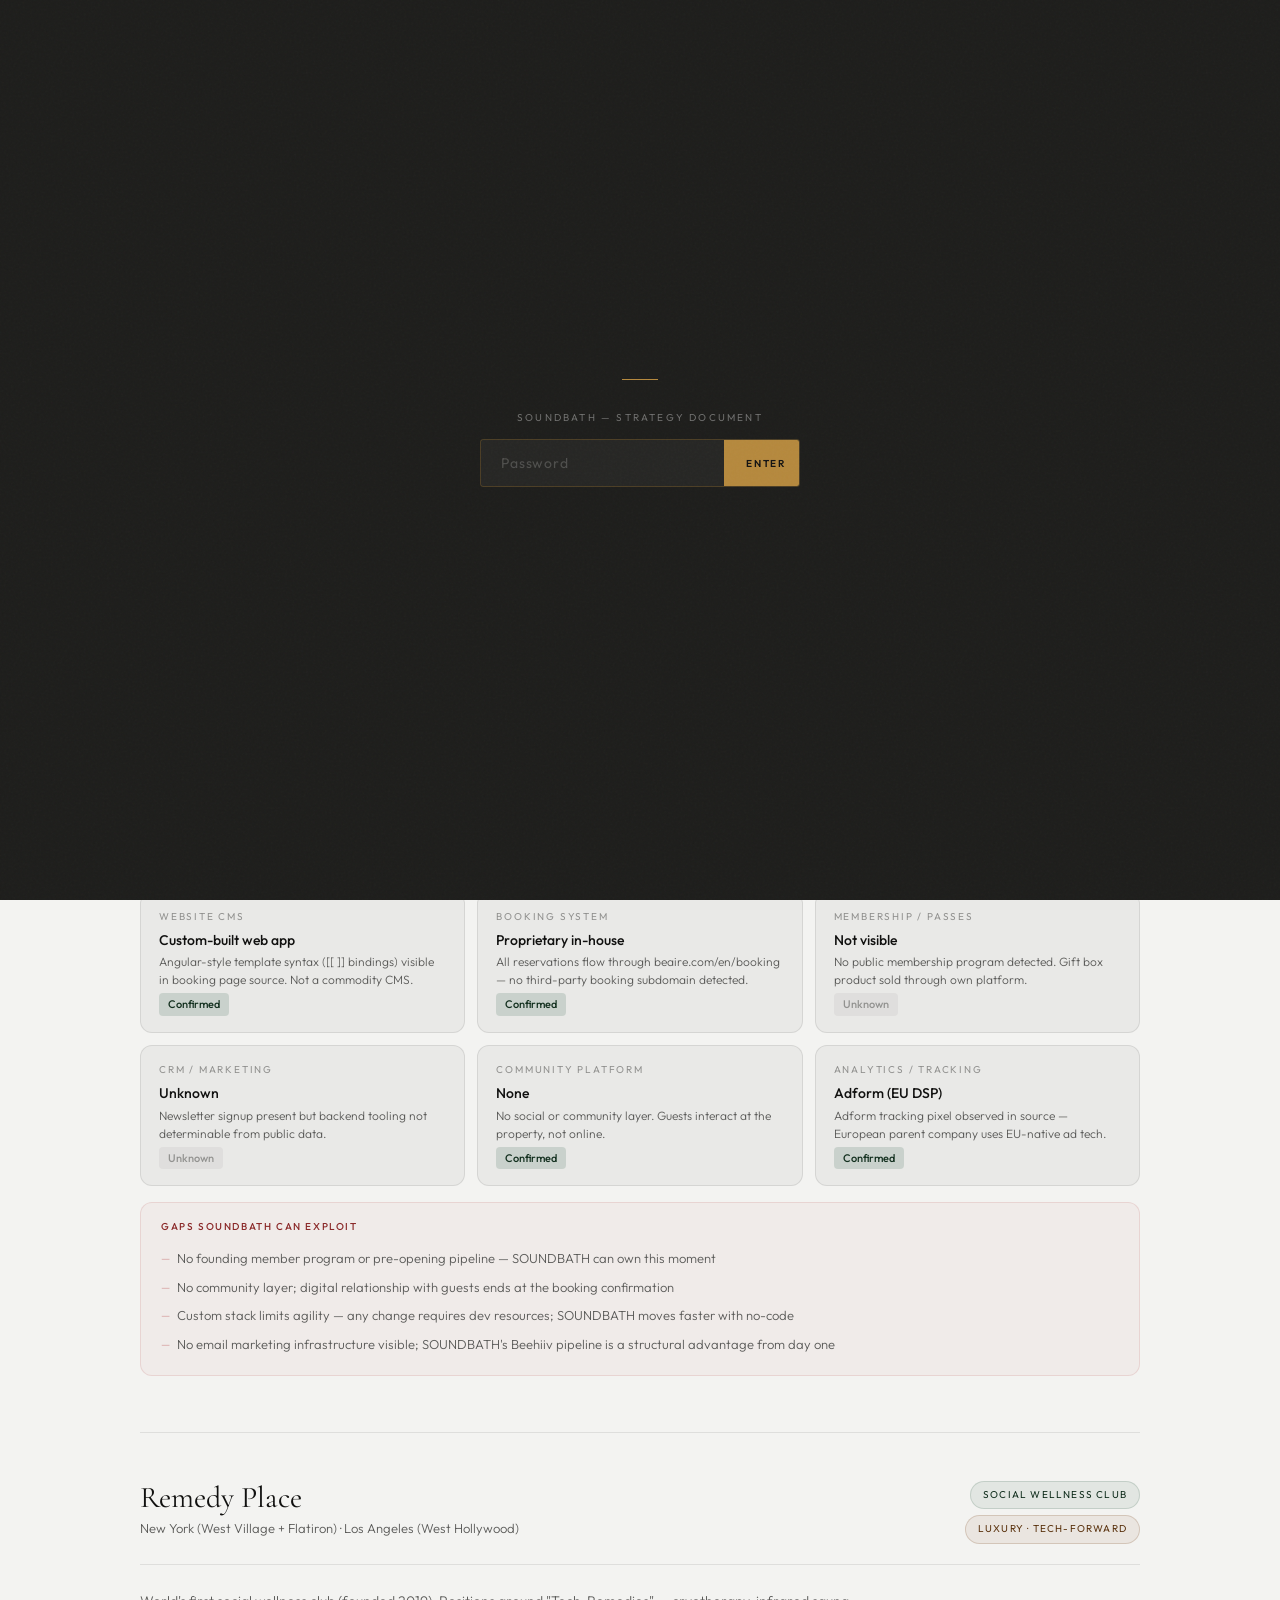
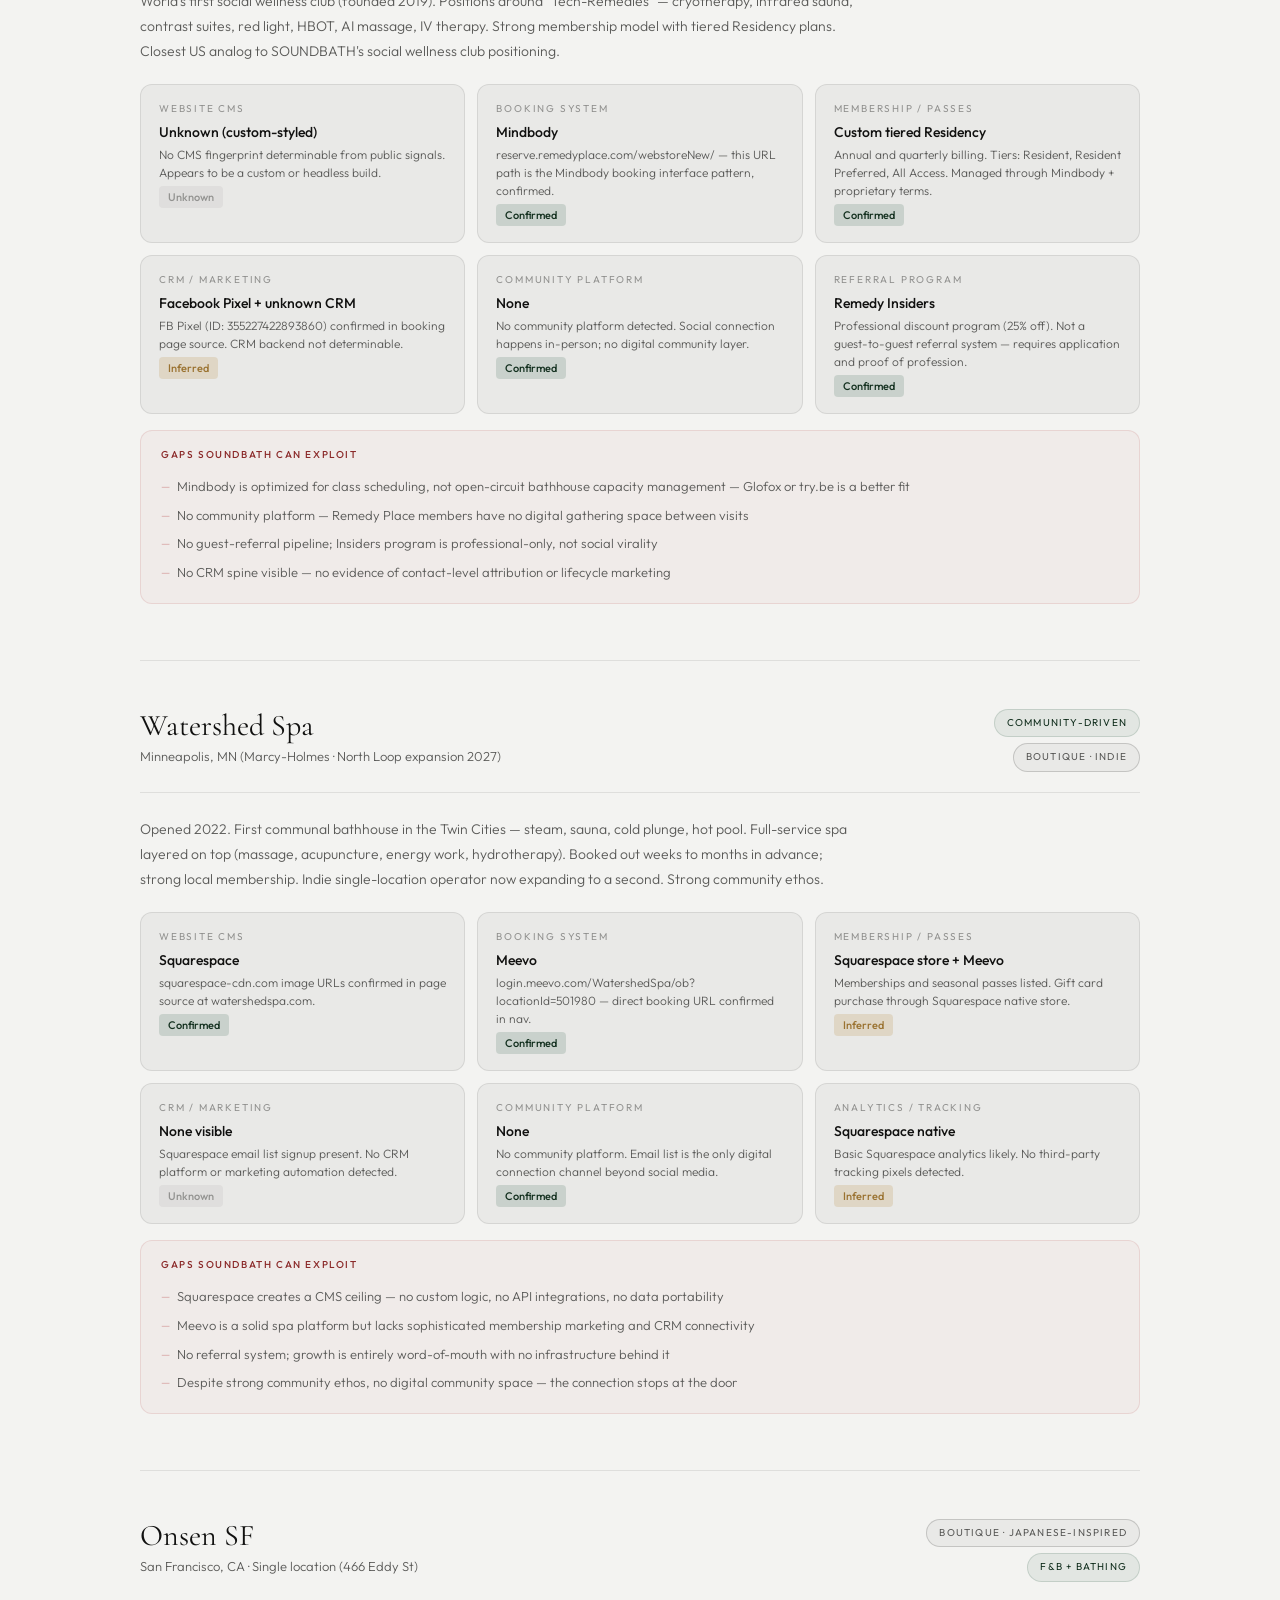
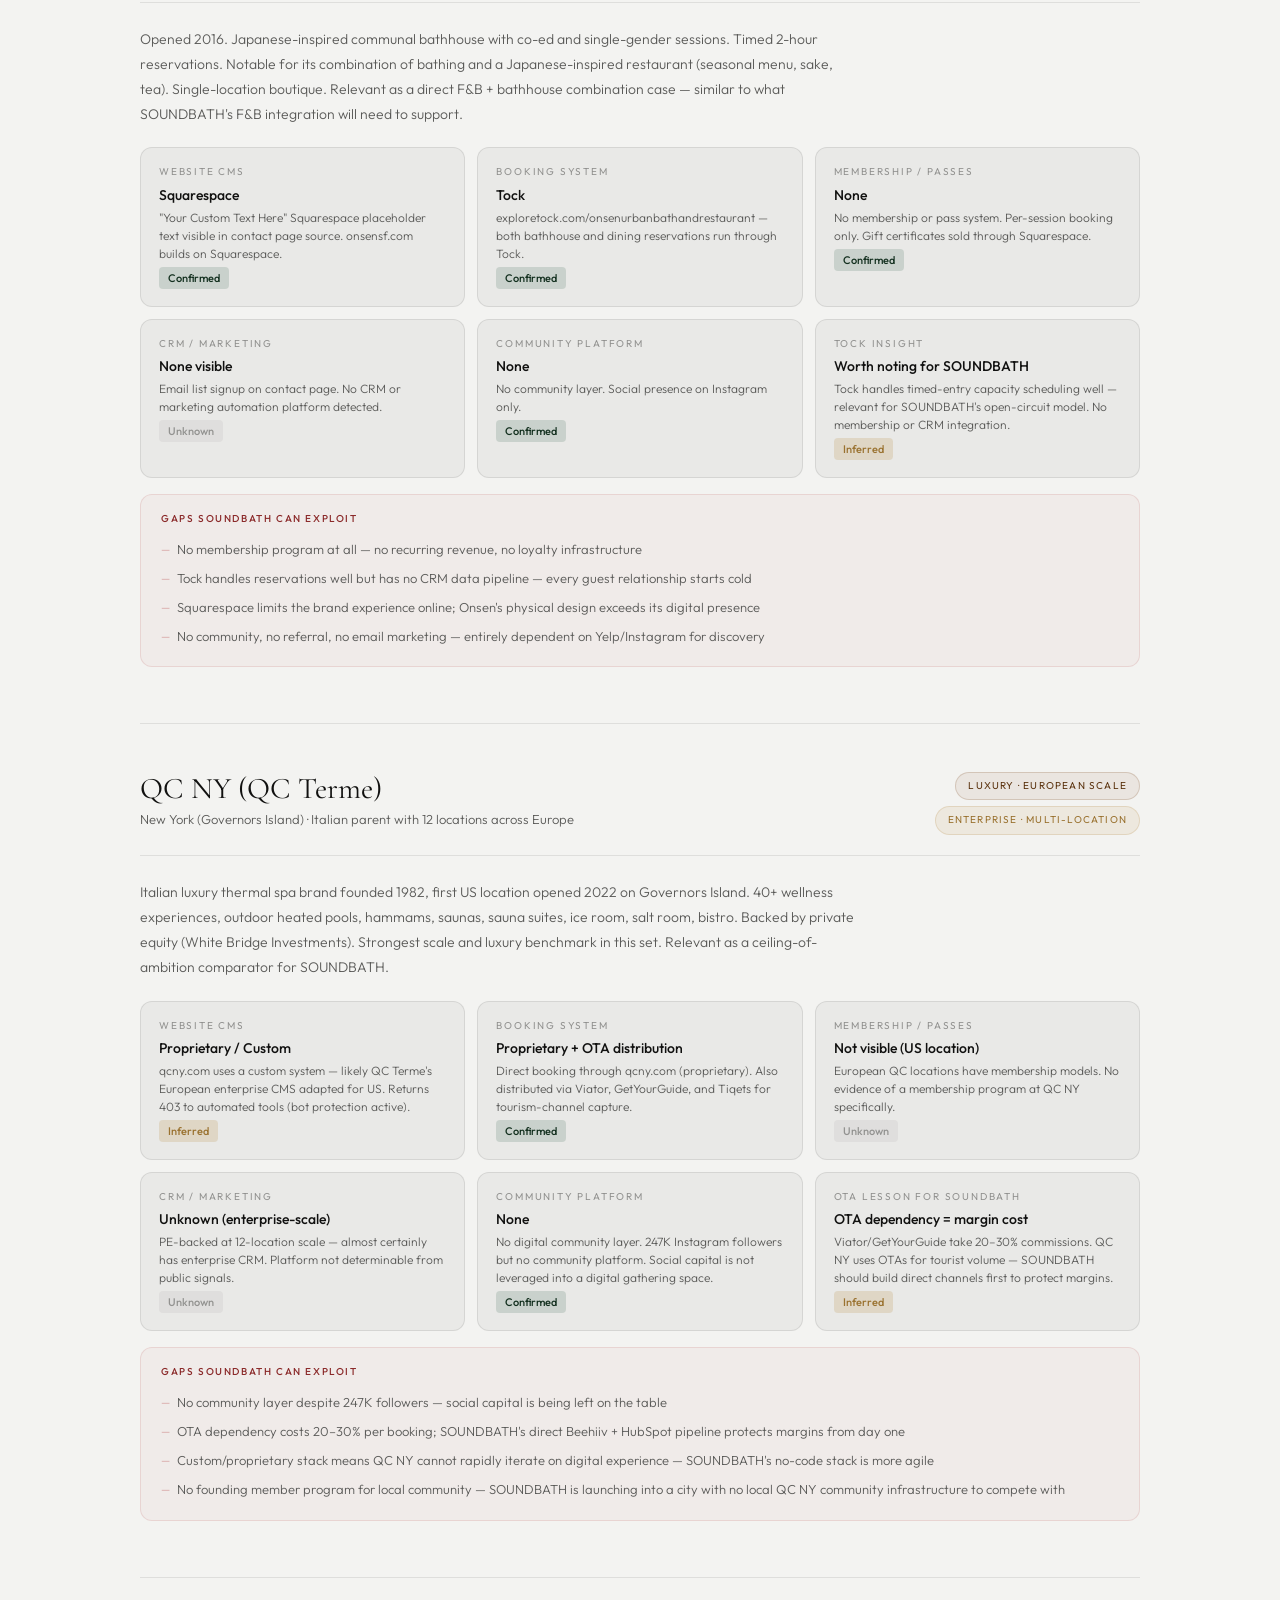
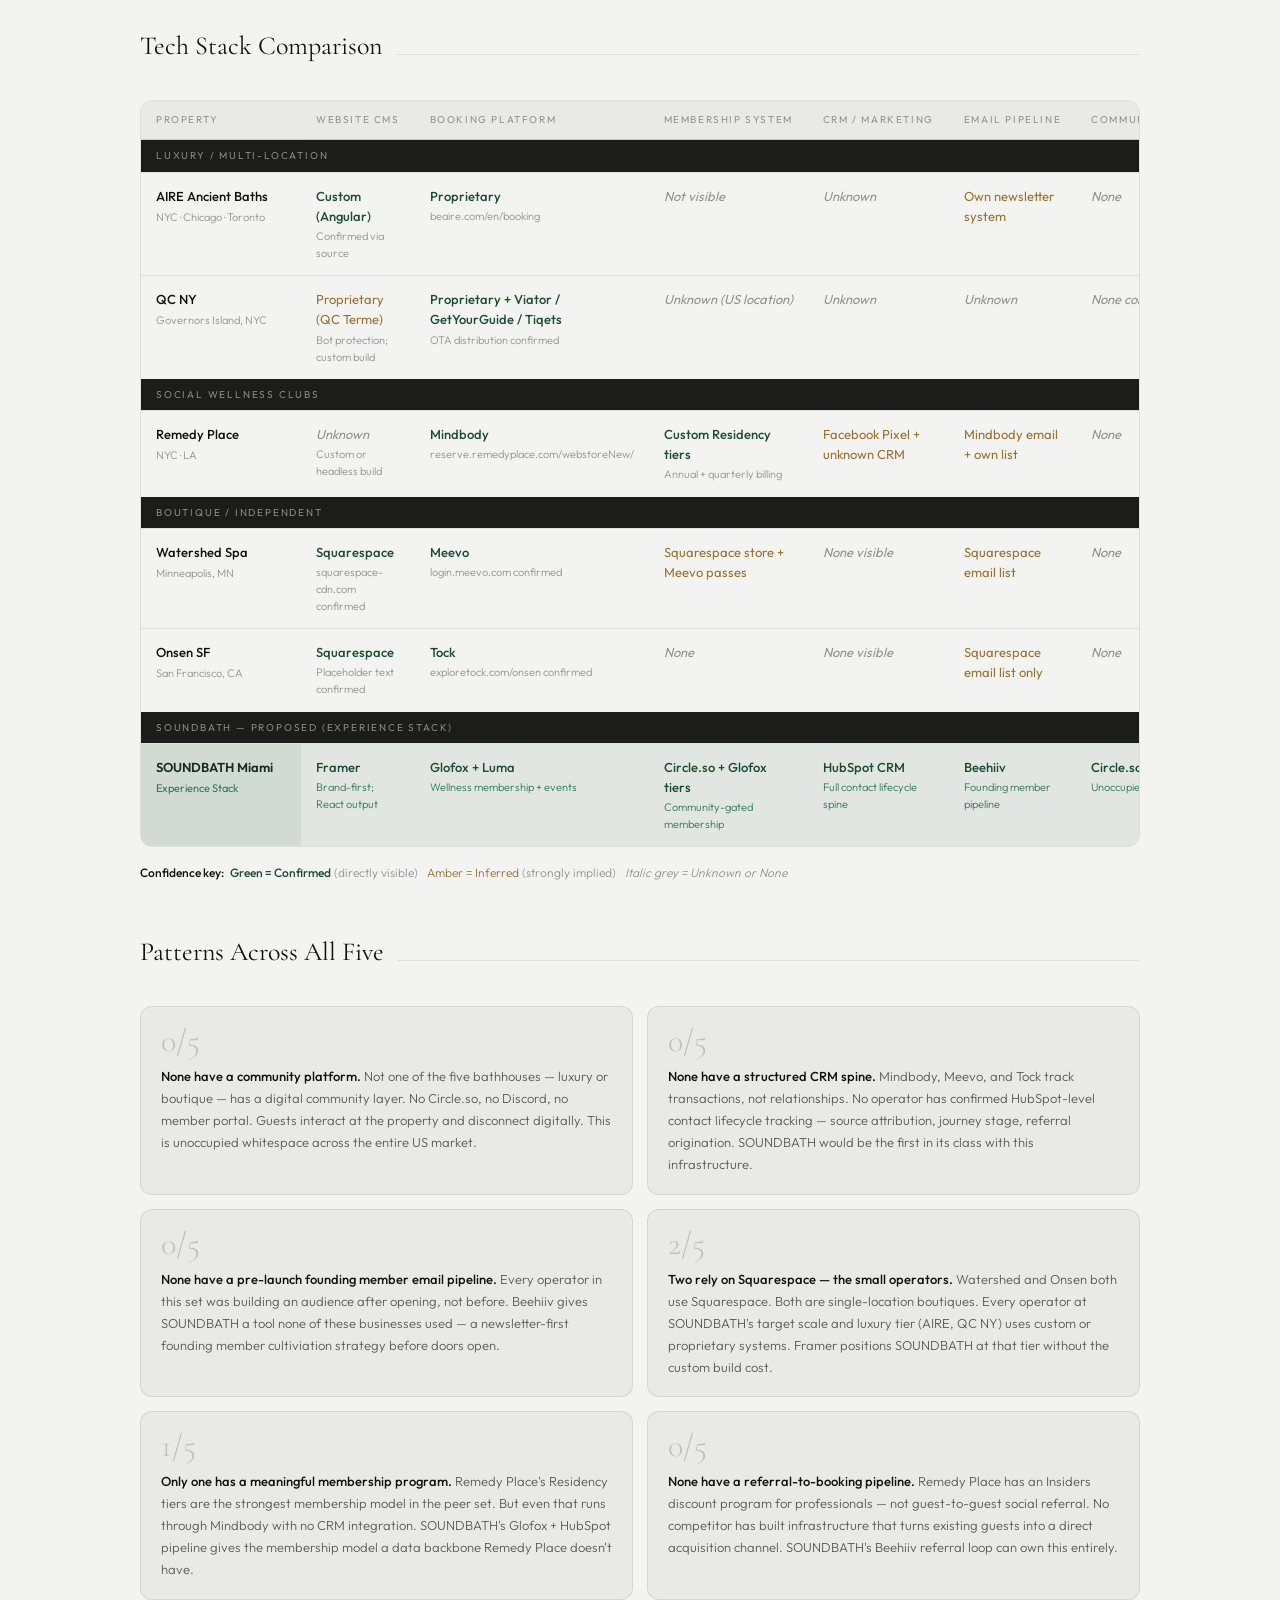
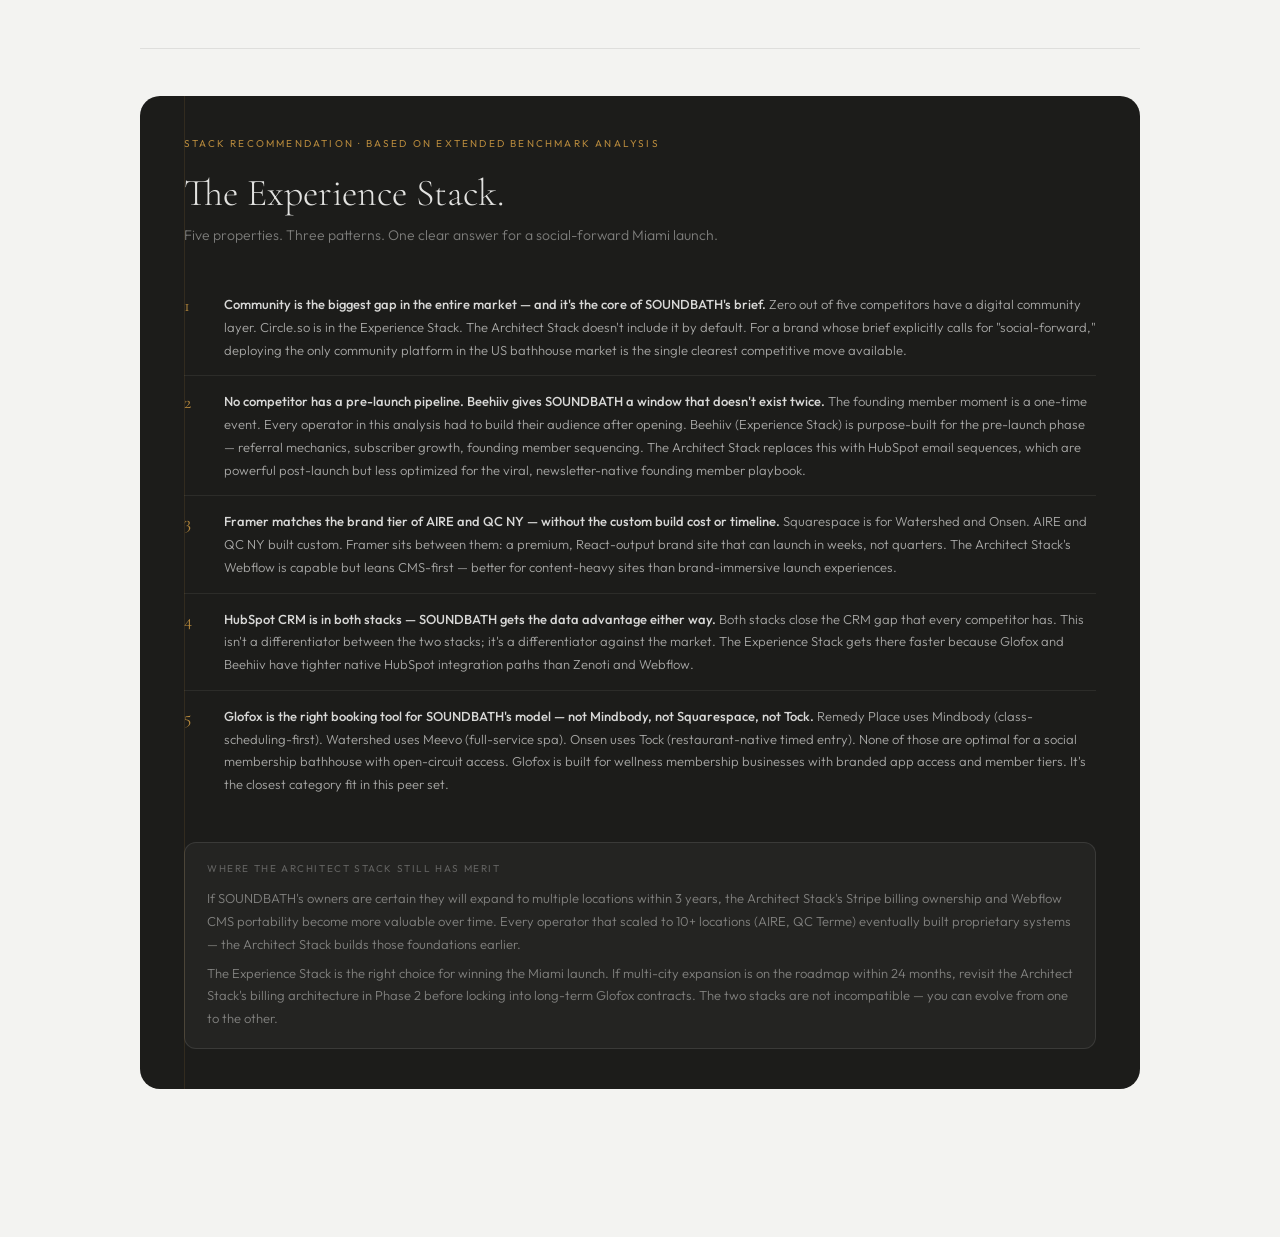
<file: extended-comparison.html>
<!DOCTYPE html>
<html lang="en">
<head>
<meta charset="UTF-8">
<meta name="viewport" content="width=device-width, initial-scale=1.0">
<title>Extended Comparison — SOUNDBATH Strategy</title>
<link rel="stylesheet" href="style.css">
<style>
/* ── PAGE-SPECIFIC ── */
.ec-hero-tag{font-size:10px;letter-spacing:.2em;text-transform:uppercase;color:var(--subtle);font-weight:400;margin-bottom:14px;display:flex;align-items:center;gap:8px}
.ec-hero-tag::before{content:'';width:24px;height:.5px;background:var(--subtle)}

/* ── PROFILE CARDS ── */
.profile-block{margin-bottom:56px;scroll-margin-top:80px}
.profile-header{display:flex;align-items:flex-start;justify-content:space-between;gap:20px;padding-bottom:20px;margin-bottom:24px;border-bottom:.5px solid var(--bdr)}
.profile-title-wrap{}
.profile-name{font-family:var(--serif);font-size:30px;font-weight:400;line-height:1.1;margin-bottom:4px}
.profile-location{font-size:13px;color:var(--muted);font-weight:300}
.profile-meta{display:flex;flex-direction:column;align-items:flex-end;gap:6px;flex-shrink:0}
.profile-pill{font-size:10px;letter-spacing:.12em;text-transform:uppercase;padding:5px 12px;border-radius:20px;border:.5px solid;white-space:nowrap}
.pill-luxury{background:rgba(122,73,26,.08);color:var(--arch2);border-color:rgba(122,73,26,.2)}
.pill-social{background:var(--exp-lt);color:var(--exp2);border-color:var(--exp-lt2)}
.pill-boutique{background:var(--bg2);color:var(--muted);border-color:var(--bdr2)}
.pill-scale{background:var(--gold-lt);color:var(--gold2);border-color:var(--gold-lt2)}

.profile-desc{font-size:14px;color:var(--muted);line-height:1.8;font-weight:300;margin-bottom:20px;max-width:720px}

/* ── TECH ROW ── */
.tech-grid{display:grid;grid-template-columns:repeat(3,1fr);gap:12px;margin-bottom:16px}
.tech-item{background:var(--bg2);border:.5px solid var(--bdr);border-radius:var(--r-md);padding:16px 18px}
.tech-item-label{font-size:10px;letter-spacing:.18em;text-transform:uppercase;color:var(--subtle);margin-bottom:5px;font-weight:400}
.tech-item-val{font-size:14px;font-weight:500;color:var(--ink);line-height:1.35;margin-bottom:4px}
.tech-item-note{font-size:12px;color:var(--muted);font-weight:300;line-height:1.5}

.confidence-tag{display:inline-flex;align-items:center;gap:4px;font-size:11px;font-weight:500;padding:2px 9px;border-radius:4px;margin-top:4px}
.conf-confirmed{background:var(--exp-lt2);color:var(--exp2)}
.conf-inferred{background:var(--gold-lt2);color:var(--gold2)}
.conf-unknown{background:var(--bg3);color:var(--subtle)}

/* ── GAP BOX ── */
.gap-box{background:rgba(180,60,60,.04);border:.5px solid rgba(180,60,60,.13);border-radius:var(--r-md);padding:16px 20px;margin-bottom:8px}
.gap-box-label{font-size:10px;letter-spacing:.16em;text-transform:uppercase;color:#8b2a2a;margin-bottom:8px;font-weight:500}
.gap-list{list-style:none;padding:0;margin:0}
.gap-list li{font-size:13px;color:var(--muted);padding:4px 0 4px 16px;position:relative;font-weight:300;line-height:1.6}
.gap-list li::before{content:'—';position:absolute;left:0;color:rgba(180,60,60,.5);font-size:11px;top:6px}

/* ── DIVIDER ── */
.ec-divider{height:.5px;background:var(--bdr);margin:48px 0}

/* ── METHODOLOGY ── */
.methodology-banner{background:var(--bg2);border:.5px solid var(--bdr);border-radius:var(--r-md);padding:18px 22px;margin-bottom:48px;display:flex;gap:20px;align-items:flex-start}
.methodology-icon{font-size:18px;flex-shrink:0;margin-top:1px}
.methodology-text{font-size:13px;color:var(--muted);line-height:1.75;font-weight:300}
.methodology-text strong{color:var(--ink);font-weight:500}

/* ── QUICK NAV ── */
.ec-nav{display:flex;gap:8px;margin-bottom:48px;flex-wrap:wrap}
.ec-nav-btn{padding:8px 18px;border:.5px solid var(--bdr2);border-radius:100px;background:transparent;font-family:var(--sans);font-size:12px;font-weight:400;color:var(--muted);cursor:pointer;text-decoration:none;transition:all .15s}
.ec-nav-btn:hover{background:var(--bg2);color:var(--ink);border-color:var(--ink)}

/* ── SECTION HEADING ── */
.section-heading{display:flex;align-items:baseline;gap:14px;margin-bottom:32px}
.section-heading h2{font-family:var(--serif);font-size:26px;font-weight:400}
.section-heading-rule{flex:1;height:.5px;background:var(--bdr)}

/* ── COMPARISON TABLE ── */
.ext-table-wrap{overflow-x:auto;margin-bottom:16px;border:.5px solid var(--bdr);border-radius:var(--r-md)}
.ext-table{width:100%;border-collapse:collapse;font-size:13px;min-width:900px}
.ext-table thead tr{background:var(--bg2)}
.ext-table th{padding:11px 15px;font-size:10px;letter-spacing:.16em;text-transform:uppercase;color:var(--subtle);text-align:left;font-weight:400;border-bottom:.5px solid var(--bdr2);white-space:nowrap}
.ext-table th:first-child{min-width:160px;position:sticky;left:0;background:var(--bg2);z-index:1}
.ext-table td{padding:13px 15px;border-top:.5px solid var(--bdr);vertical-align:top;color:var(--muted);line-height:1.55}
.ext-table td:first-child{font-weight:500;color:var(--ink);white-space:nowrap;position:sticky;left:0;background:var(--bg);z-index:1}
.ext-table tr:hover td{background:var(--bg2)}
.ext-table tr:hover td:first-child{background:var(--bg2)}
.ext-table .cat-row td{background:var(--ink2);color:rgba(243,243,241,.5);font-size:10px;letter-spacing:.18em;text-transform:uppercase;font-weight:400;padding:8px 15px;border-top:none}
.ext-table .cat-row td:first-child{background:var(--ink2)}

.t-confirmed{color:var(--exp);font-weight:500}
.t-inferred{color:var(--gold2)}
.t-none{color:var(--subtle);font-style:italic}
.t-note{font-size:11px;color:var(--subtle);display:block;margin-top:2px;font-weight:300}

/* ── PATTERN CALLOUTS ── */
.pattern-grid{display:grid;grid-template-columns:1fr 1fr;gap:14px;margin-bottom:32px}
.pattern-card{background:var(--bg2);border:.5px solid var(--bdr);border-radius:var(--r-md);padding:18px 20px}
.pattern-num{font-family:var(--serif);font-size:32px;font-weight:300;color:var(--faint);line-height:1;margin-bottom:8px}
.pattern-text{font-size:13px;color:var(--muted);line-height:1.7;font-weight:300}
.pattern-text strong{color:var(--ink);font-weight:500}

/* ── VERDICT ── */
.verdict-block{background:var(--ink2);border-radius:var(--r-lg);padding:40px 44px;margin-bottom:48px;position:relative;overflow:hidden}
.verdict-bg-rule{position:absolute;top:0;left:44px;width:.5px;height:100%;background:rgba(181,136,60,.15)}
.verdict-label{font-size:10px;letter-spacing:.22em;text-transform:uppercase;color:var(--gold);margin-bottom:18px;font-weight:400}
.verdict-headline{font-family:var(--serif);font-size:38px;font-weight:300;color:rgba(243,243,241,.92);line-height:1.2;margin-bottom:8px}
.verdict-sub{font-size:14px;color:rgba(243,243,241,.45);font-weight:300;margin-bottom:32px}
.verdict-reason-list{list-style:none;padding:0;margin:0 0 32px}
.verdict-reason-list li{display:flex;gap:16px;padding:14px 0;border-bottom:.5px solid rgba(243,243,241,.07);align-items:flex-start}
.verdict-reason-list li:last-child{border-bottom:none}
.verdict-reason-num{font-family:var(--serif);font-size:18px;color:var(--gold);font-weight:400;flex-shrink:0;width:24px;line-height:1.4}
.verdict-reason-text{font-size:13px;color:rgba(243,243,241,.65);line-height:1.75;font-weight:300}
.verdict-reason-text strong{color:rgba(243,243,241,.88);font-weight:500}
.verdict-caveats{background:rgba(243,243,241,.04);border:.5px solid rgba(243,243,241,.1);border-radius:var(--r-md);padding:18px 22px}
.verdict-caveats-label{font-size:10px;letter-spacing:.16em;text-transform:uppercase;color:rgba(243,243,241,.3);margin-bottom:10px;font-weight:400}
.verdict-caveats p{font-size:13px;color:rgba(243,243,241,.45);line-height:1.75;font-weight:300;margin-bottom:6px}
.verdict-caveats p:last-child{margin-bottom:0}

/* ── MOBILE ── */
@media(max-width:768px){
  .tech-grid{grid-template-columns:1fr 1fr}
  .pattern-grid{grid-template-columns:1fr}
  .profile-header{flex-direction:column}
  .profile-meta{flex-direction:row;flex-wrap:wrap;align-items:flex-start}
  .profile-name{font-size:24px}
  .verdict-block{padding:28px 24px}
  .verdict-headline{font-size:28px}
  .ext-table-wrap{border-radius:var(--r-sm)}
}
@media(max-width:480px){
  .tech-grid{grid-template-columns:1fr}
  .verdict-bg-rule{display:none}
}
</style>
</head>
<body>

<!-- PASSWORD GATE -->
<div id="gate">
  <div class="gate-grain"></div>
  <div class="gate-rule"></div>
  <p class="gate-label">SOUNDBATH — Strategy Document</p>
  <div class="gate-field-wrap">
    <input class="gate-input" id="pw" type="password" placeholder="Password" autocomplete="off">
    <button class="gate-btn" onclick="checkPw()">Enter</button>
  </div>
  <p class="gate-error" id="gate-err"></p>
</div>

<!-- NAV -->
<nav class="nav">
  <div class="nav-inner">
    <a href="index.html" class="nav-logo">SOUNDBATH</a>
    <div class="nav-links">
      <a href="index.html" class="nav-link">Overview</a>
      <a href="stack-experience.html" class="nav-link">Experience Stack</a>
      <a href="stack-architect.html" class="nav-link">Architect Stack</a>
      <a href="comparison.html" class="nav-link">Comparison</a>
      <a href="competitors.html" class="nav-link">Competitors</a>
      <a href="extended-comparison.html" class="nav-link" style="color:var(--ink);font-weight:500">Extended Comparison</a>
    </div>
    <button class="nav-hamburger" onclick="toggleMenu()" aria-label="Menu">
      <span></span><span></span><span></span>
    </button>
  </div>
  <div class="nav-mobile-menu" id="mobile-menu">
    <a href="index.html" class="nav-mobile-link">Overview</a>
    <a href="stack-experience.html" class="nav-mobile-link">Experience Stack</a>
    <a href="stack-architect.html" class="nav-mobile-link">Architect Stack</a>
    <a href="comparison.html" class="nav-mobile-link">Comparison</a>
    <a href="competitors.html" class="nav-mobile-link">Competitors</a>
    <a href="extended-comparison.html" class="nav-mobile-link">Extended Comparison</a>
  </div>
</nav>

<div class="page-wrap">

  <!-- HERO -->
  <div class="page-hero fade-up">
    <div class="ec-hero-tag">US Bathhouse Benchmark Study</div>
    <h1 class="page-hero-h1">Extended Comparison</h1>
    <p class="page-hero-desc">Tech stack analysis of five popular US bathhouses — what they built, what they bought, and what gaps they've left open. Findings are used to identify the right stack for SOUNDBATH.</p>
  </div>

  <!-- METHODOLOGY -->
  <div class="methodology-banner fade-up">
    <div class="methodology-icon">🔍</div>
    <div class="methodology-text">
      <strong>Method.</strong> Each property's website was fetched directly. Booking subdomains, CDN fingerprints, script tags, and URL patterns were inspected to identify platforms. Findings carry one of three labels: <strong style="color:var(--exp)">Confirmed</strong> — directly visible in source or URL; <strong style="color:var(--gold2)">Inferred</strong> — strongly implied by observable signals; <strong style="color:var(--subtle)">Unknown</strong> — not determinable from public data. This page focuses exclusively on tech stack. No speculation is presented as fact.
    </div>
  </div>

  <!-- QUICK NAV -->
  <div class="ec-nav fade-up">
    <a href="#aire" class="ec-nav-btn">↓ AIRE Ancient Baths</a>
    <a href="#remedy" class="ec-nav-btn">↓ Remedy Place</a>
    <a href="#watershed" class="ec-nav-btn">↓ Watershed Spa</a>
    <a href="#onsen" class="ec-nav-btn">↓ Onsen SF</a>
    <a href="#qcny" class="ec-nav-btn">↓ QC NY</a>
    <a href="#table" class="ec-nav-btn">↓ Comparison table</a>
    <a href="#verdict" class="ec-nav-btn" style="color:var(--exp);border-color:var(--exp-lt2);background:var(--exp-lt)">↓ Stack verdict</a>
  </div>

  <!-- ══════════════════════════════════════
       1. AIRE ANCIENT BATHS
  ══════════════════════════════════════ -->
  <div class="profile-block fade-up" id="aire">
    <div class="profile-header">
      <div class="profile-title-wrap">
        <div class="profile-name">AIRE Ancient Baths</div>
        <div class="profile-location">New York (Tribeca + Upper East Side) · Chicago · Toronto · London · Copenhagen</div>
      </div>
      <div class="profile-meta">
        <span class="profile-pill pill-luxury">Luxury · Immersive</span>
        <span class="profile-pill pill-scale">Multi-location</span>
      </div>
    </div>

    <p class="profile-desc">Spanish brand, first US location opened 2012 in NYC Tribeca. Three US locations now (Tribeca, UES, Chicago), plus international. Timed thermal bath circuits in restored historic buildings — candlelit, phone-free, no classes. Pure immersive luxury positioning. Closes to SOUNDBATH on atmosphere and market tier.</p>

    <div class="tech-grid">
      <div class="tech-item">
        <div class="tech-item-label">Website CMS</div>
        <div class="tech-item-val">Custom-built web app</div>
        <div class="tech-item-note">Angular-style template syntax (&#x5B;&#x5B; &#x5D;&#x5D; bindings) visible in booking page source. Not a commodity CMS.</div>
        <span class="confidence-tag conf-confirmed">Confirmed</span>
      </div>
      <div class="tech-item">
        <div class="tech-item-label">Booking System</div>
        <div class="tech-item-val">Proprietary in-house</div>
        <div class="tech-item-note">All reservations flow through beaire.com/en/booking — no third-party booking subdomain detected.</div>
        <span class="confidence-tag conf-confirmed">Confirmed</span>
      </div>
      <div class="tech-item">
        <div class="tech-item-label">Membership / Passes</div>
        <div class="tech-item-val">Not visible</div>
        <div class="tech-item-note">No public membership program detected. Gift box product sold through own platform.</div>
        <span class="confidence-tag conf-unknown">Unknown</span>
      </div>
      <div class="tech-item">
        <div class="tech-item-label">CRM / Marketing</div>
        <div class="tech-item-val">Unknown</div>
        <div class="tech-item-note">Newsletter signup present but backend tooling not determinable from public data.</div>
        <span class="confidence-tag conf-unknown">Unknown</span>
      </div>
      <div class="tech-item">
        <div class="tech-item-label">Community Platform</div>
        <div class="tech-item-val">None</div>
        <div class="tech-item-note">No social or community layer. Guests interact at the property, not online.</div>
        <span class="confidence-tag conf-confirmed">Confirmed</span>
      </div>
      <div class="tech-item">
        <div class="tech-item-label">Analytics / Tracking</div>
        <div class="tech-item-val">Adform (EU DSP)</div>
        <div class="tech-item-note">Adform tracking pixel observed in source — European parent company uses EU-native ad tech.</div>
        <span class="confidence-tag conf-confirmed">Confirmed</span>
      </div>
    </div>

    <div class="gap-box">
      <div class="gap-box-label">Gaps SOUNDBATH can exploit</div>
      <ul class="gap-list">
        <li>No founding member program or pre-opening pipeline — SOUNDBATH can own this moment</li>
        <li>No community layer; digital relationship with guests ends at the booking confirmation</li>
        <li>Custom stack limits agility — any change requires dev resources; SOUNDBATH moves faster with no-code</li>
        <li>No email marketing infrastructure visible; SOUNDBATH's Beehiiv pipeline is a structural advantage from day one</li>
      </ul>
    </div>
  </div>

  <div class="ec-divider"></div>

  <!-- ══════════════════════════════════════
       2. REMEDY PLACE
  ══════════════════════════════════════ -->
  <div class="profile-block fade-up" id="remedy">
    <div class="profile-header">
      <div class="profile-title-wrap">
        <div class="profile-name">Remedy Place</div>
        <div class="profile-location">New York (West Village + Flatiron) · Los Angeles (West Hollywood)</div>
      </div>
      <div class="profile-meta">
        <span class="profile-pill pill-social">Social Wellness Club</span>
        <span class="profile-pill pill-luxury">Luxury · Tech-forward</span>
      </div>
    </div>

    <p class="profile-desc">World's first social wellness club (founded 2019). Positions around "Tech-Remedies" — cryotherapy, infrared sauna, contrast suites, red light, HBOT, AI massage, IV therapy. Strong membership model with tiered Residency plans. Closest US analog to SOUNDBATH's social wellness club positioning.</p>

    <div class="tech-grid">
      <div class="tech-item">
        <div class="tech-item-label">Website CMS</div>
        <div class="tech-item-val">Unknown (custom-styled)</div>
        <div class="tech-item-note">No CMS fingerprint determinable from public signals. Appears to be a custom or headless build.</div>
        <span class="confidence-tag conf-unknown">Unknown</span>
      </div>
      <div class="tech-item">
        <div class="tech-item-label">Booking System</div>
        <div class="tech-item-val">Mindbody</div>
        <div class="tech-item-note">reserve.remedyplace.com/webstoreNew/ — this URL path is the Mindbody booking interface pattern, confirmed.</div>
        <span class="confidence-tag conf-confirmed">Confirmed</span>
      </div>
      <div class="tech-item">
        <div class="tech-item-label">Membership / Passes</div>
        <div class="tech-item-val">Custom tiered Residency</div>
        <div class="tech-item-note">Annual and quarterly billing. Tiers: Resident, Resident Preferred, All Access. Managed through Mindbody + proprietary terms.</div>
        <span class="confidence-tag conf-confirmed">Confirmed</span>
      </div>
      <div class="tech-item">
        <div class="tech-item-label">CRM / Marketing</div>
        <div class="tech-item-val">Facebook Pixel + unknown CRM</div>
        <div class="tech-item-note">FB Pixel (ID: 355227422893860) confirmed in booking page source. CRM backend not determinable.</div>
        <span class="confidence-tag conf-inferred">Inferred</span>
      </div>
      <div class="tech-item">
        <div class="tech-item-label">Community Platform</div>
        <div class="tech-item-val">None</div>
        <div class="tech-item-note">No community platform detected. Social connection happens in-person; no digital community layer.</div>
        <span class="confidence-tag conf-confirmed">Confirmed</span>
      </div>
      <div class="tech-item">
        <div class="tech-item-label">Referral Program</div>
        <div class="tech-item-val">Remedy Insiders</div>
        <div class="tech-item-note">Professional discount program (25% off). Not a guest-to-guest referral system — requires application and proof of profession.</div>
        <span class="confidence-tag conf-confirmed">Confirmed</span>
      </div>
    </div>

    <div class="gap-box">
      <div class="gap-box-label">Gaps SOUNDBATH can exploit</div>
      <ul class="gap-list">
        <li>Mindbody is optimized for class scheduling, not open-circuit bathhouse capacity management — Glofox or try.be is a better fit</li>
        <li>No community platform — Remedy Place members have no digital gathering space between visits</li>
        <li>No guest-referral pipeline; Insiders program is professional-only, not social virality</li>
        <li>No CRM spine visible — no evidence of contact-level attribution or lifecycle marketing</li>
      </ul>
    </div>
  </div>

  <div class="ec-divider"></div>

  <!-- ══════════════════════════════════════
       3. WATERSHED SPA
  ══════════════════════════════════════ -->
  <div class="profile-block fade-up" id="watershed">
    <div class="profile-header">
      <div class="profile-title-wrap">
        <div class="profile-name">Watershed Spa</div>
        <div class="profile-location">Minneapolis, MN (Marcy-Holmes · North Loop expansion 2027)</div>
      </div>
      <div class="profile-meta">
        <span class="profile-pill pill-social">Community-driven</span>
        <span class="profile-pill pill-boutique">Boutique · Indie</span>
      </div>
    </div>

    <p class="profile-desc">Opened 2022. First communal bathhouse in the Twin Cities — steam, sauna, cold plunge, hot pool. Full-service spa layered on top (massage, acupuncture, energy work, hydrotherapy). Booked out weeks to months in advance; strong local membership. Indie single-location operator now expanding to a second. Strong community ethos.</p>

    <div class="tech-grid">
      <div class="tech-item">
        <div class="tech-item-label">Website CMS</div>
        <div class="tech-item-val">Squarespace</div>
        <div class="tech-item-note">squarespace-cdn.com image URLs confirmed in page source at watershedspa.com.</div>
        <span class="confidence-tag conf-confirmed">Confirmed</span>
      </div>
      <div class="tech-item">
        <div class="tech-item-label">Booking System</div>
        <div class="tech-item-val">Meevo</div>
        <div class="tech-item-note">login.meevo.com/WatershedSpa/ob?locationId=501980 — direct booking URL confirmed in nav.</div>
        <span class="confidence-tag conf-confirmed">Confirmed</span>
      </div>
      <div class="tech-item">
        <div class="tech-item-label">Membership / Passes</div>
        <div class="tech-item-val">Squarespace store + Meevo</div>
        <div class="tech-item-note">Memberships and seasonal passes listed. Gift card purchase through Squarespace native store.</div>
        <span class="confidence-tag conf-inferred">Inferred</span>
      </div>
      <div class="tech-item">
        <div class="tech-item-label">CRM / Marketing</div>
        <div class="tech-item-val">None visible</div>
        <div class="tech-item-note">Squarespace email list signup present. No CRM platform or marketing automation detected.</div>
        <span class="confidence-tag conf-unknown">Unknown</span>
      </div>
      <div class="tech-item">
        <div class="tech-item-label">Community Platform</div>
        <div class="tech-item-val">None</div>
        <div class="tech-item-note">No community platform. Email list is the only digital connection channel beyond social media.</div>
        <span class="confidence-tag conf-confirmed">Confirmed</span>
      </div>
      <div class="tech-item">
        <div class="tech-item-label">Analytics / Tracking</div>
        <div class="tech-item-val">Squarespace native</div>
        <div class="tech-item-note">Basic Squarespace analytics likely. No third-party tracking pixels detected.</div>
        <span class="confidence-tag conf-inferred">Inferred</span>
      </div>
    </div>

    <div class="gap-box">
      <div class="gap-box-label">Gaps SOUNDBATH can exploit</div>
      <ul class="gap-list">
        <li>Squarespace creates a CMS ceiling — no custom logic, no API integrations, no data portability</li>
        <li>Meevo is a solid spa platform but lacks sophisticated membership marketing and CRM connectivity</li>
        <li>No referral system; growth is entirely word-of-mouth with no infrastructure behind it</li>
        <li>Despite strong community ethos, no digital community space — the connection stops at the door</li>
      </ul>
    </div>
  </div>

  <div class="ec-divider"></div>

  <!-- ══════════════════════════════════════
       4. ONSEN SF
  ══════════════════════════════════════ -->
  <div class="profile-block fade-up" id="onsen">
    <div class="profile-header">
      <div class="profile-title-wrap">
        <div class="profile-name">Onsen SF</div>
        <div class="profile-location">San Francisco, CA · Single location (466 Eddy St)</div>
      </div>
      <div class="profile-meta">
        <span class="profile-pill pill-boutique">Boutique · Japanese-inspired</span>
        <span class="profile-pill pill-social">F&amp;B + Bathing</span>
      </div>
    </div>

    <p class="profile-desc">Opened 2016. Japanese-inspired communal bathhouse with co-ed and single-gender sessions. Timed 2-hour reservations. Notable for its combination of bathing and a Japanese-inspired restaurant (seasonal menu, sake, tea). Single-location boutique. Relevant as a direct F&amp;B + bathhouse combination case — similar to what SOUNDBATH's F&amp;B integration will need to support.</p>

    <div class="tech-grid">
      <div class="tech-item">
        <div class="tech-item-label">Website CMS</div>
        <div class="tech-item-val">Squarespace</div>
        <div class="tech-item-note">"Your Custom Text Here" Squarespace placeholder text visible in contact page source. onsensf.com builds on Squarespace.</div>
        <span class="confidence-tag conf-confirmed">Confirmed</span>
      </div>
      <div class="tech-item">
        <div class="tech-item-label">Booking System</div>
        <div class="tech-item-val">Tock</div>
        <div class="tech-item-note">exploretock.com/onsenurbanbathandrestaurant — both bathhouse and dining reservations run through Tock.</div>
        <span class="confidence-tag conf-confirmed">Confirmed</span>
      </div>
      <div class="tech-item">
        <div class="tech-item-label">Membership / Passes</div>
        <div class="tech-item-val">None</div>
        <div class="tech-item-note">No membership or pass system. Per-session booking only. Gift certificates sold through Squarespace.</div>
        <span class="confidence-tag conf-confirmed">Confirmed</span>
      </div>
      <div class="tech-item">
        <div class="tech-item-label">CRM / Marketing</div>
        <div class="tech-item-val">None visible</div>
        <div class="tech-item-note">Email list signup on contact page. No CRM or marketing automation platform detected.</div>
        <span class="confidence-tag conf-unknown">Unknown</span>
      </div>
      <div class="tech-item">
        <div class="tech-item-label">Community Platform</div>
        <div class="tech-item-val">None</div>
        <div class="tech-item-note">No community layer. Social presence on Instagram only.</div>
        <span class="confidence-tag conf-confirmed">Confirmed</span>
      </div>
      <div class="tech-item">
        <div class="tech-item-label">Tock Insight</div>
        <div class="tech-item-val">Worth noting for SOUNDBATH</div>
        <div class="tech-item-note">Tock handles timed-entry capacity scheduling well — relevant for SOUNDBATH's open-circuit model. No membership or CRM integration.</div>
        <span class="confidence-tag conf-inferred">Inferred</span>
      </div>
    </div>

    <div class="gap-box">
      <div class="gap-box-label">Gaps SOUNDBATH can exploit</div>
      <ul class="gap-list">
        <li>No membership program at all — no recurring revenue, no loyalty infrastructure</li>
        <li>Tock handles reservations well but has no CRM data pipeline — every guest relationship starts cold</li>
        <li>Squarespace limits the brand experience online; Onsen's physical design exceeds its digital presence</li>
        <li>No community, no referral, no email marketing — entirely dependent on Yelp/Instagram for discovery</li>
      </ul>
    </div>
  </div>

  <div class="ec-divider"></div>

  <!-- ══════════════════════════════════════
       5. QC NY
  ══════════════════════════════════════ -->
  <div class="profile-block fade-up" id="qcny">
    <div class="profile-header">
      <div class="profile-title-wrap">
        <div class="profile-name">QC NY (QC Terme)</div>
        <div class="profile-location">New York (Governors Island) · Italian parent with 12 locations across Europe</div>
      </div>
      <div class="profile-meta">
        <span class="profile-pill pill-luxury">Luxury · European scale</span>
        <span class="profile-pill pill-scale">Enterprise · Multi-location</span>
      </div>
    </div>

    <p class="profile-desc">Italian luxury thermal spa brand founded 1982, first US location opened 2022 on Governors Island. 40+ wellness experiences, outdoor heated pools, hammams, saunas, sauna suites, ice room, salt room, bistro. Backed by private equity (White Bridge Investments). Strongest scale and luxury benchmark in this set. Relevant as a ceiling-of-ambition comparator for SOUNDBATH.</p>

    <div class="tech-grid">
      <div class="tech-item">
        <div class="tech-item-label">Website CMS</div>
        <div class="tech-item-val">Proprietary / Custom</div>
        <div class="tech-item-note">qcny.com uses a custom system — likely QC Terme's European enterprise CMS adapted for US. Returns 403 to automated tools (bot protection active).</div>
        <span class="confidence-tag conf-inferred">Inferred</span>
      </div>
      <div class="tech-item">
        <div class="tech-item-label">Booking System</div>
        <div class="tech-item-val">Proprietary + OTA distribution</div>
        <div class="tech-item-note">Direct booking through qcny.com (proprietary). Also distributed via Viator, GetYourGuide, and Tiqets for tourism-channel capture.</div>
        <span class="confidence-tag conf-confirmed">Confirmed</span>
      </div>
      <div class="tech-item">
        <div class="tech-item-label">Membership / Passes</div>
        <div class="tech-item-val">Not visible (US location)</div>
        <div class="tech-item-note">European QC locations have membership models. No evidence of a membership program at QC NY specifically.</div>
        <span class="confidence-tag conf-unknown">Unknown</span>
      </div>
      <div class="tech-item">
        <div class="tech-item-label">CRM / Marketing</div>
        <div class="tech-item-val">Unknown (enterprise-scale)</div>
        <div class="tech-item-note">PE-backed at 12-location scale — almost certainly has enterprise CRM. Platform not determinable from public signals.</div>
        <span class="confidence-tag conf-unknown">Unknown</span>
      </div>
      <div class="tech-item">
        <div class="tech-item-label">Community Platform</div>
        <div class="tech-item-val">None</div>
        <div class="tech-item-note">No digital community layer. 247K Instagram followers but no community platform. Social capital is not leveraged into a digital gathering space.</div>
        <span class="confidence-tag conf-confirmed">Confirmed</span>
      </div>
      <div class="tech-item">
        <div class="tech-item-label">OTA Lesson for SOUNDBATH</div>
        <div class="tech-item-val">OTA dependency = margin cost</div>
        <div class="tech-item-note">Viator/GetYourGuide take 20–30% commissions. QC NY uses OTAs for tourist volume — SOUNDBATH should build direct channels first to protect margins.</div>
        <span class="confidence-tag conf-inferred">Inferred</span>
      </div>
    </div>

    <div class="gap-box">
      <div class="gap-box-label">Gaps SOUNDBATH can exploit</div>
      <ul class="gap-list">
        <li>No community layer despite 247K followers — social capital is being left on the table</li>
        <li>OTA dependency costs 20–30% per booking; SOUNDBATH's direct Beehiiv + HubSpot pipeline protects margins from day one</li>
        <li>Custom/proprietary stack means QC NY cannot rapidly iterate on digital experience — SOUNDBATH's no-code stack is more agile</li>
        <li>No founding member program for local community — SOUNDBATH is launching into a city with no local QC NY community infrastructure to compete with</li>
      </ul>
    </div>
  </div>

  <div class="ec-divider"></div>

  <!-- ══════════════════════════════════════
       COMPARISON TABLE
  ══════════════════════════════════════ -->
  <div class="section-heading fade-up" id="table">
    <h2>Tech Stack Comparison</h2>
    <div class="section-heading-rule"></div>
  </div>

  <div class="ext-table-wrap fade-up">
    <table class="ext-table">
      <thead>
        <tr>
          <th>Property</th>
          <th>Website CMS</th>
          <th>Booking Platform</th>
          <th>Membership System</th>
          <th>CRM / Marketing</th>
          <th>Email Pipeline</th>
          <th>Community Platform</th>
          <th>Analytics</th>
        </tr>
      </thead>
      <tbody>

        <!-- CMS CATEGORY -->
        <tr class="cat-row"><td colspan="8">Luxury / Multi-Location</td></tr>

        <tr>
          <td>AIRE Ancient Baths<br><span style="font-size:11px;font-weight:300;color:var(--subtle)">NYC · Chicago · Toronto</span></td>
          <td><span class="t-confirmed">Custom (Angular)</span><span class="t-note">Confirmed via source</span></td>
          <td><span class="t-confirmed">Proprietary</span><span class="t-note">beaire.com/en/booking</span></td>
          <td><span class="t-none">Not visible</span></td>
          <td><span class="t-none">Unknown</span></td>
          <td><span class="t-inferred">Own newsletter system</span></td>
          <td><span class="t-none">None</span></td>
          <td><span class="t-inferred">Adform (EU DSP)</span></td>
        </tr>

        <tr>
          <td>QC NY<br><span style="font-size:11px;font-weight:300;color:var(--subtle)">Governors Island, NYC</span></td>
          <td><span class="t-inferred">Proprietary (QC Terme)</span><span class="t-note">Bot protection; custom build</span></td>
          <td><span class="t-confirmed">Proprietary + Viator / GetYourGuide / Tiqets</span><span class="t-note">OTA distribution confirmed</span></td>
          <td><span class="t-none">Unknown (US location)</span></td>
          <td><span class="t-none">Unknown</span></td>
          <td><span class="t-none">Unknown</span></td>
          <td><span class="t-none">None confirmed</span></td>
          <td><span class="t-none">Unknown</span></td>
        </tr>

        <!-- SOCIAL WELLNESS CATEGORY -->
        <tr class="cat-row"><td colspan="8">Social Wellness Clubs</td></tr>

        <tr>
          <td>Remedy Place<br><span style="font-size:11px;font-weight:300;color:var(--subtle)">NYC · LA</span></td>
          <td><span class="t-none">Unknown</span><span class="t-note">Custom or headless build</span></td>
          <td><span class="t-confirmed">Mindbody</span><span class="t-note">reserve.remedyplace.com/webstoreNew/</span></td>
          <td><span class="t-confirmed">Custom Residency tiers</span><span class="t-note">Annual + quarterly billing</span></td>
          <td><span class="t-inferred">Facebook Pixel + unknown CRM</span></td>
          <td><span class="t-inferred">Mindbody email + own list</span></td>
          <td><span class="t-none">None</span></td>
          <td><span class="t-confirmed">Facebook Pixel</span></td>
        </tr>

        <!-- BOUTIQUE INDIE CATEGORY -->
        <tr class="cat-row"><td colspan="8">Boutique / Independent</td></tr>

        <tr>
          <td>Watershed Spa<br><span style="font-size:11px;font-weight:300;color:var(--subtle)">Minneapolis, MN</span></td>
          <td><span class="t-confirmed">Squarespace</span><span class="t-note">squarespace-cdn.com confirmed</span></td>
          <td><span class="t-confirmed">Meevo</span><span class="t-note">login.meevo.com confirmed</span></td>
          <td><span class="t-inferred">Squarespace store + Meevo passes</span></td>
          <td><span class="t-none">None visible</span></td>
          <td><span class="t-inferred">Squarespace email list</span></td>
          <td><span class="t-none">None</span></td>
          <td><span class="t-inferred">Squarespace native</span></td>
        </tr>

        <tr>
          <td>Onsen SF<br><span style="font-size:11px;font-weight:300;color:var(--subtle)">San Francisco, CA</span></td>
          <td><span class="t-confirmed">Squarespace</span><span class="t-note">Placeholder text confirmed</span></td>
          <td><span class="t-confirmed">Tock</span><span class="t-note">exploretock.com/onsen confirmed</span></td>
          <td><span class="t-none">None</span></td>
          <td><span class="t-none">None visible</span></td>
          <td><span class="t-inferred">Squarespace email list only</span></td>
          <td><span class="t-none">None</span></td>
          <td><span class="t-none">Unknown</span></td>
        </tr>

        <!-- SOUNDBATH COMPARISON ROW -->
        <tr class="cat-row"><td colspan="8">SOUNDBATH — Proposed (Experience Stack)</td></tr>

        <tr style="background:var(--exp-lt)">
          <td style="background:var(--exp-lt);color:var(--exp2);font-weight:600">SOUNDBATH Miami<br><span style="font-size:11px;font-weight:400;color:var(--exp-mid)">Experience Stack</span></td>
          <td><span style="color:var(--exp);font-weight:500">Framer</span><span class="t-note" style="color:var(--exp-mid)">Brand-first; React output</span></td>
          <td><span style="color:var(--exp);font-weight:500">Glofox + Luma</span><span class="t-note" style="color:var(--exp-mid)">Wellness membership + events</span></td>
          <td><span style="color:var(--exp);font-weight:500">Circle.so + Glofox tiers</span><span class="t-note" style="color:var(--exp-mid)">Community-gated membership</span></td>
          <td><span style="color:var(--exp);font-weight:500">HubSpot CRM</span><span class="t-note" style="color:var(--exp-mid)">Full contact lifecycle spine</span></td>
          <td><span style="color:var(--exp);font-weight:500">Beehiiv</span><span class="t-note" style="color:var(--exp-mid)">Founding member pipeline</span></td>
          <td><span style="color:var(--exp);font-weight:500">Circle.so</span><span class="t-note" style="color:var(--exp-mid)">Unoccupied in entire peer set</span></td>
          <td><span style="color:var(--exp);font-weight:500">GA4 + HubSpot</span></td>
        </tr>

      </tbody>
    </table>
  </div>

  <p style="font-size:12px;color:var(--subtle);margin-bottom:48px;font-weight:300"><strong style="color:var(--ink);font-weight:500">Confidence key:</strong> &nbsp;<span class="t-confirmed">Green = Confirmed</span> (directly visible) &nbsp;&nbsp;<span class="t-inferred">Amber = Inferred</span> (strongly implied) &nbsp;&nbsp;<span class="t-none">Italic grey = Unknown or None</span></p>

  <!-- ══════════════════════════════════════
       PATTERNS
  ══════════════════════════════════════ -->
  <div class="section-heading fade-up">
    <h2>Patterns Across All Five</h2>
    <div class="section-heading-rule"></div>
  </div>

  <div class="pattern-grid fade-up">
    <div class="pattern-card">
      <div class="pattern-num">0/5</div>
      <div class="pattern-text"><strong>None have a community platform.</strong> Not one of the five bathhouses — luxury or boutique — has a digital community layer. No Circle.so, no Discord, no member portal. Guests interact at the property and disconnect digitally. This is unoccupied whitespace across the entire US market.</div>
    </div>
    <div class="pattern-card">
      <div class="pattern-num">0/5</div>
      <div class="pattern-text"><strong>None have a structured CRM spine.</strong> Mindbody, Meevo, and Tock track transactions, not relationships. No operator has confirmed HubSpot-level contact lifecycle tracking — source attribution, journey stage, referral origination. SOUNDBATH would be the first in its class with this infrastructure.</div>
    </div>
    <div class="pattern-card">
      <div class="pattern-num">0/5</div>
      <div class="pattern-text"><strong>None have a pre-launch founding member email pipeline.</strong> Every operator in this set was building an audience after opening, not before. Beehiiv gives SOUNDBATH a tool none of these businesses used — a newsletter-first founding member cultiviation strategy before doors open.</div>
    </div>
    <div class="pattern-card">
      <div class="pattern-num">2/5</div>
      <div class="pattern-text"><strong>Two rely on Squarespace — the small operators.</strong> Watershed and Onsen both use Squarespace. Both are single-location boutiques. Every operator at SOUNDBATH's target scale and luxury tier (AIRE, QC NY) uses custom or proprietary systems. Framer positions SOUNDBATH at that tier without the custom build cost.</div>
    </div>
    <div class="pattern-card">
      <div class="pattern-num">1/5</div>
      <div class="pattern-text"><strong>Only one has a meaningful membership program.</strong> Remedy Place's Residency tiers are the strongest membership model in the peer set. But even that runs through Mindbody with no CRM integration. SOUNDBATH's Glofox + HubSpot pipeline gives the membership model a data backbone Remedy Place doesn't have.</div>
    </div>
    <div class="pattern-card">
      <div class="pattern-num">0/5</div>
      <div class="pattern-text"><strong>None have a referral-to-booking pipeline.</strong> Remedy Place has an Insiders discount program for professionals — not guest-to-guest social referral. No competitor has built infrastructure that turns existing guests into a direct acquisition channel. SOUNDBATH's Beehiiv referral loop can own this entirely.</div>
    </div>
  </div>

  <div class="ec-divider"></div>

  <!-- ══════════════════════════════════════
       VERDICT
  ══════════════════════════════════════ -->
  <div class="verdict-block fade-up" id="verdict">
    <div class="verdict-bg-rule"></div>
    <div class="verdict-label">Stack Recommendation · Based on Extended Benchmark Analysis</div>
    <div class="verdict-headline">The Experience Stack.</div>
    <div class="verdict-sub">Five properties. Three patterns. One clear answer for a social-forward Miami launch.</div>

    <ul class="verdict-reason-list">
      <li>
        <div class="verdict-reason-num">1</div>
        <div class="verdict-reason-text"><strong>Community is the biggest gap in the entire market — and it's the core of SOUNDBATH's brief.</strong> Zero out of five competitors have a digital community layer. Circle.so is in the Experience Stack. The Architect Stack doesn't include it by default. For a brand whose brief explicitly calls for "social-forward," deploying the only community platform in the US bathhouse market is the single clearest competitive move available.</div>
      </li>
      <li>
        <div class="verdict-reason-num">2</div>
        <div class="verdict-reason-text"><strong>No competitor has a pre-launch pipeline. Beehiiv gives SOUNDBATH a window that doesn't exist twice.</strong> The founding member moment is a one-time event. Every operator in this analysis had to build their audience after opening. Beehiiv (Experience Stack) is purpose-built for the pre-launch phase — referral mechanics, subscriber growth, founding member sequencing. The Architect Stack replaces this with HubSpot email sequences, which are powerful post-launch but less optimized for the viral, newsletter-native founding member playbook.</div>
      </li>
      <li>
        <div class="verdict-reason-num">3</div>
        <div class="verdict-reason-text"><strong>Framer matches the brand tier of AIRE and QC NY — without the custom build cost or timeline.</strong> Squarespace is for Watershed and Onsen. AIRE and QC NY built custom. Framer sits between them: a premium, React-output brand site that can launch in weeks, not quarters. The Architect Stack's Webflow is capable but leans CMS-first — better for content-heavy sites than brand-immersive launch experiences.</div>
      </li>
      <li>
        <div class="verdict-reason-num">4</div>
        <div class="verdict-reason-text"><strong>HubSpot CRM is in both stacks — SOUNDBATH gets the data advantage either way.</strong> Both stacks close the CRM gap that every competitor has. This isn't a differentiator between the two stacks; it's a differentiator against the market. The Experience Stack gets there faster because Glofox and Beehiiv have tighter native HubSpot integration paths than Zenoti and Webflow.</div>
      </li>
      <li>
        <div class="verdict-reason-num">5</div>
        <div class="verdict-reason-text"><strong>Glofox is the right booking tool for SOUNDBATH's model — not Mindbody, not Squarespace, not Tock.</strong> Remedy Place uses Mindbody (class-scheduling-first). Watershed uses Meevo (full-service spa). Onsen uses Tock (restaurant-native timed entry). None of those are optimal for a social membership bathhouse with open-circuit access. Glofox is built for wellness membership businesses with branded app access and member tiers. It's the closest category fit in this peer set.</div>
      </li>
    </ul>

    <div class="verdict-caveats">
      <div class="verdict-caveats-label">Where the Architect Stack still has merit</div>
      <p>If SOUNDBATH's owners are certain they will expand to multiple locations within 3 years, the Architect Stack's Stripe billing ownership and Webflow CMS portability become more valuable over time. Every operator that scaled to 10+ locations (AIRE, QC Terme) eventually built proprietary systems — the Architect Stack builds those foundations earlier.</p>
      <p>The Experience Stack is the right choice for winning the Miami launch. If multi-city expansion is on the roadmap within 24 months, revisit the Architect Stack's billing architecture in Phase 2 before locking into long-term Glofox contracts. The two stacks are not incompatible — you can evolve from one to the other.</p>
    </div>
  </div>

</div><!-- /page-wrap -->

<script>
// ── PASSWORD GATE ──
(function(){
  if(sessionStorage.getItem('sb_auth')==='1'){document.getElementById('gate').classList.add('hidden')}
})();
function checkPw(){
  if(document.getElementById('pw').value==='MiamiFL'){
    sessionStorage.setItem('sb_auth','1');
    document.getElementById('gate').classList.add('hidden');
    document.getElementById('gate-err').textContent='';
  } else {
    document.getElementById('gate-err').textContent='Incorrect password';
    document.getElementById('pw').value='';
  }
}
document.getElementById('pw').addEventListener('keydown',function(e){if(e.key==='Enter')checkPw()});

// ── NAV SCROLL ──
window.addEventListener('scroll',function(){
  document.querySelector('.nav').classList.toggle('scrolled',window.scrollY>10);
});

// ── HAMBURGER ──
function toggleMenu(){
  document.querySelector('.nav-hamburger').classList.toggle('open');
  document.getElementById('mobile-menu').classList.toggle('open');
}

// ── FADE UP ──
const obs=new IntersectionObserver(entries=>{
  entries.forEach(e=>{if(e.isIntersecting){e.target.classList.add('visible');obs.unobserve(e.target)}});
},{threshold:0.06});
document.querySelectorAll('.fade-up').forEach(el=>obs.observe(el));
</script>
</body>
</html>
</file>
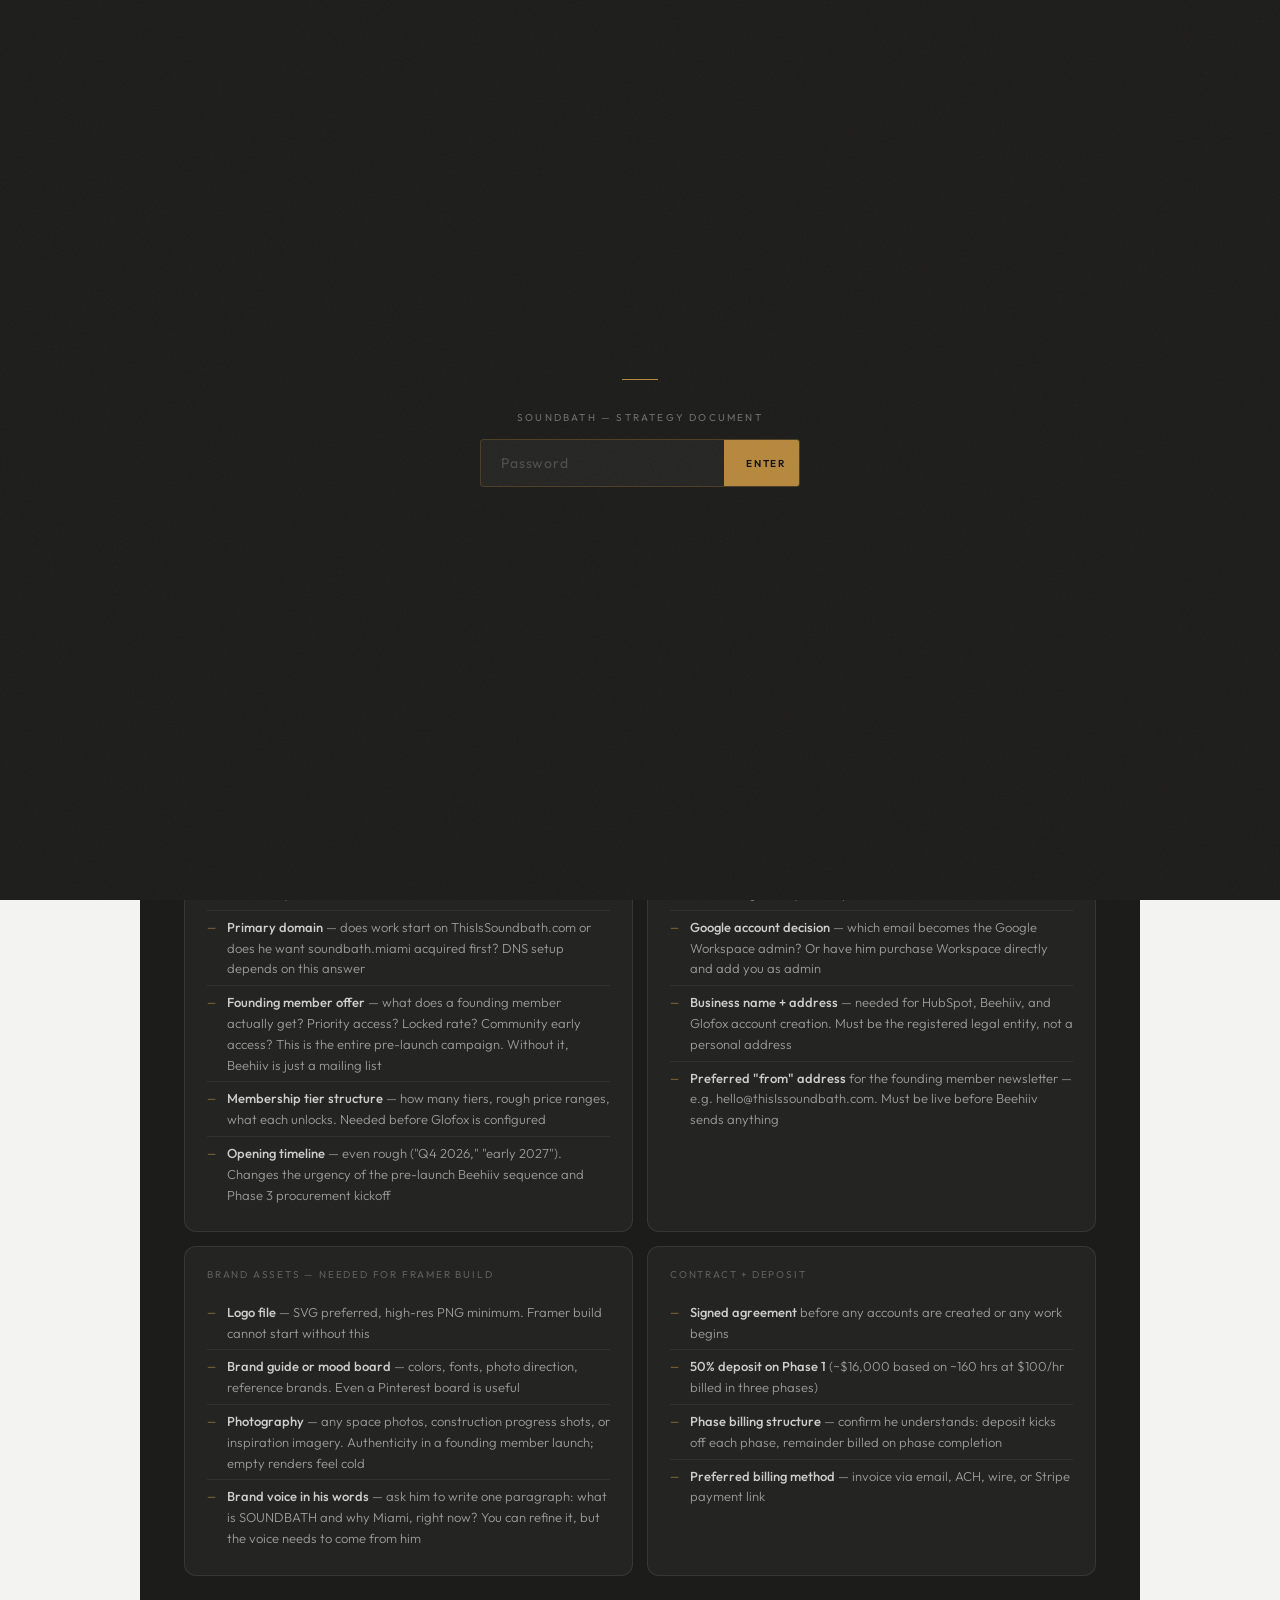
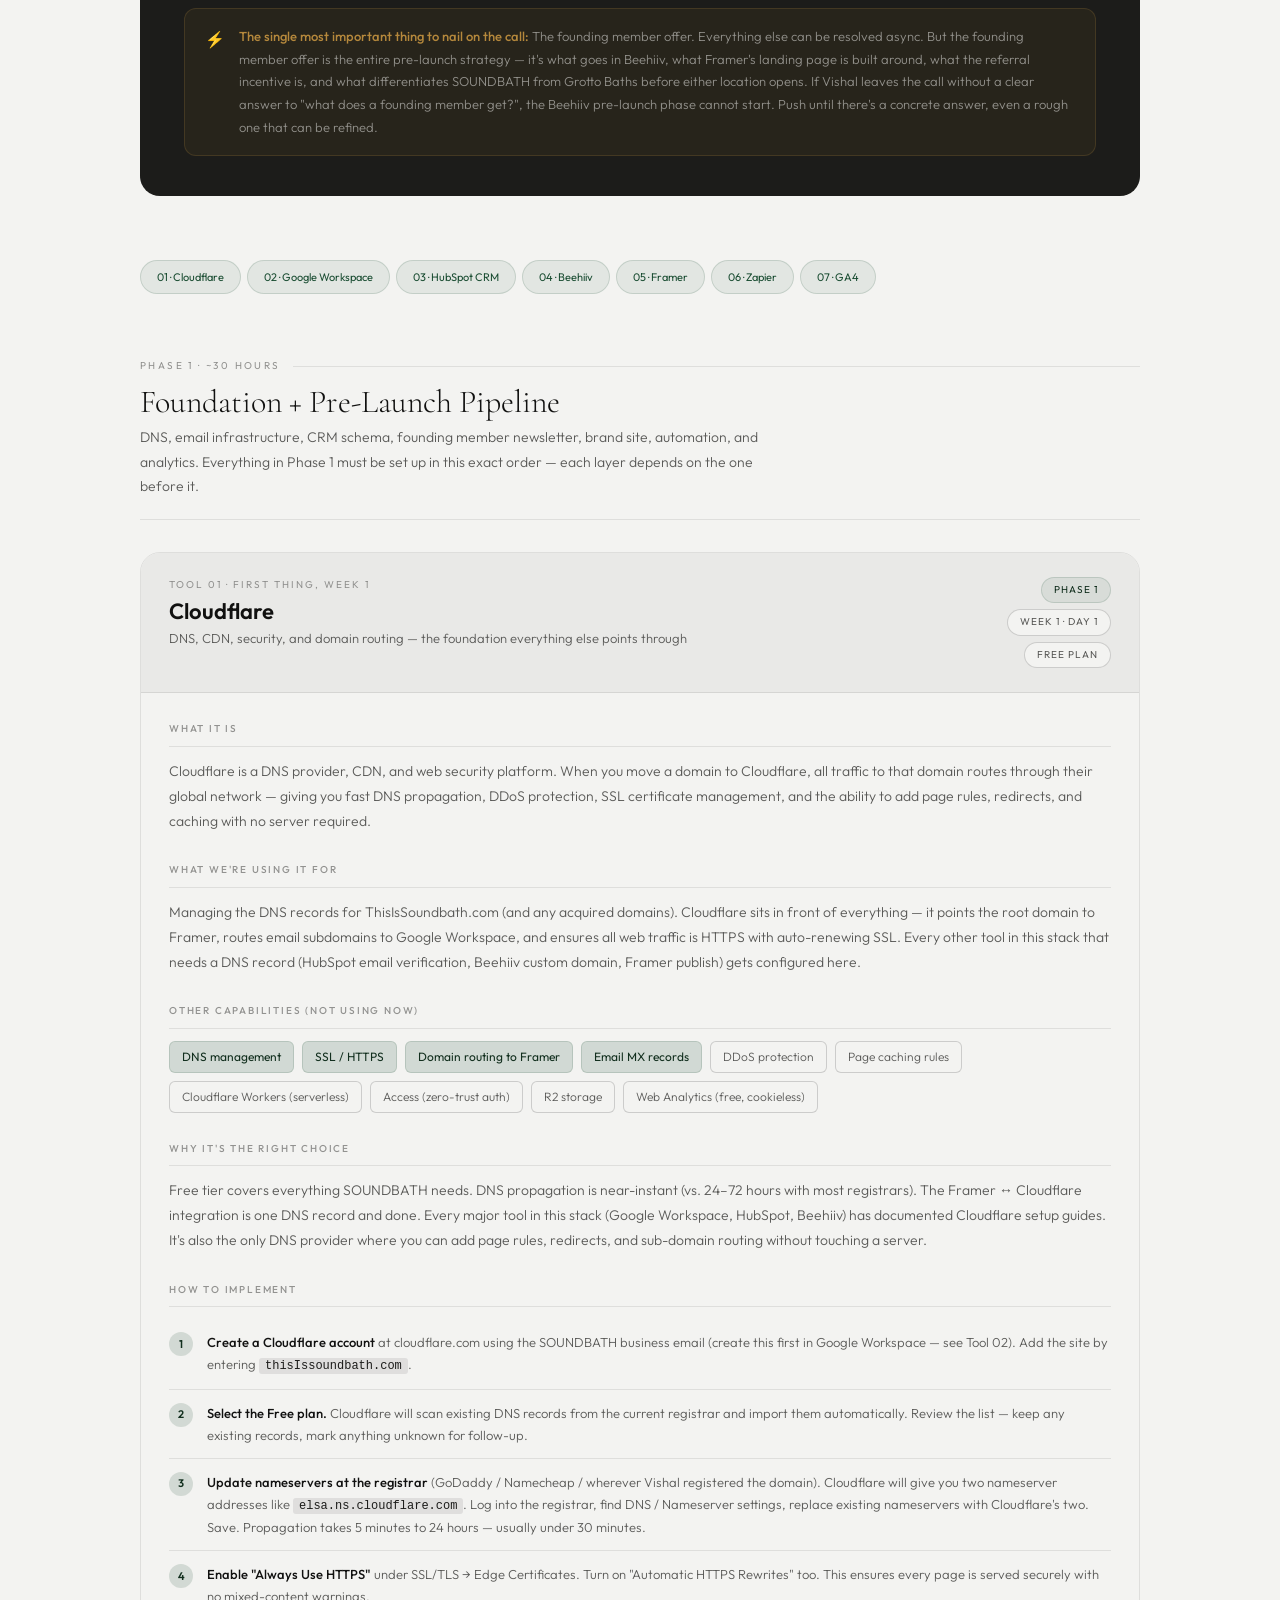
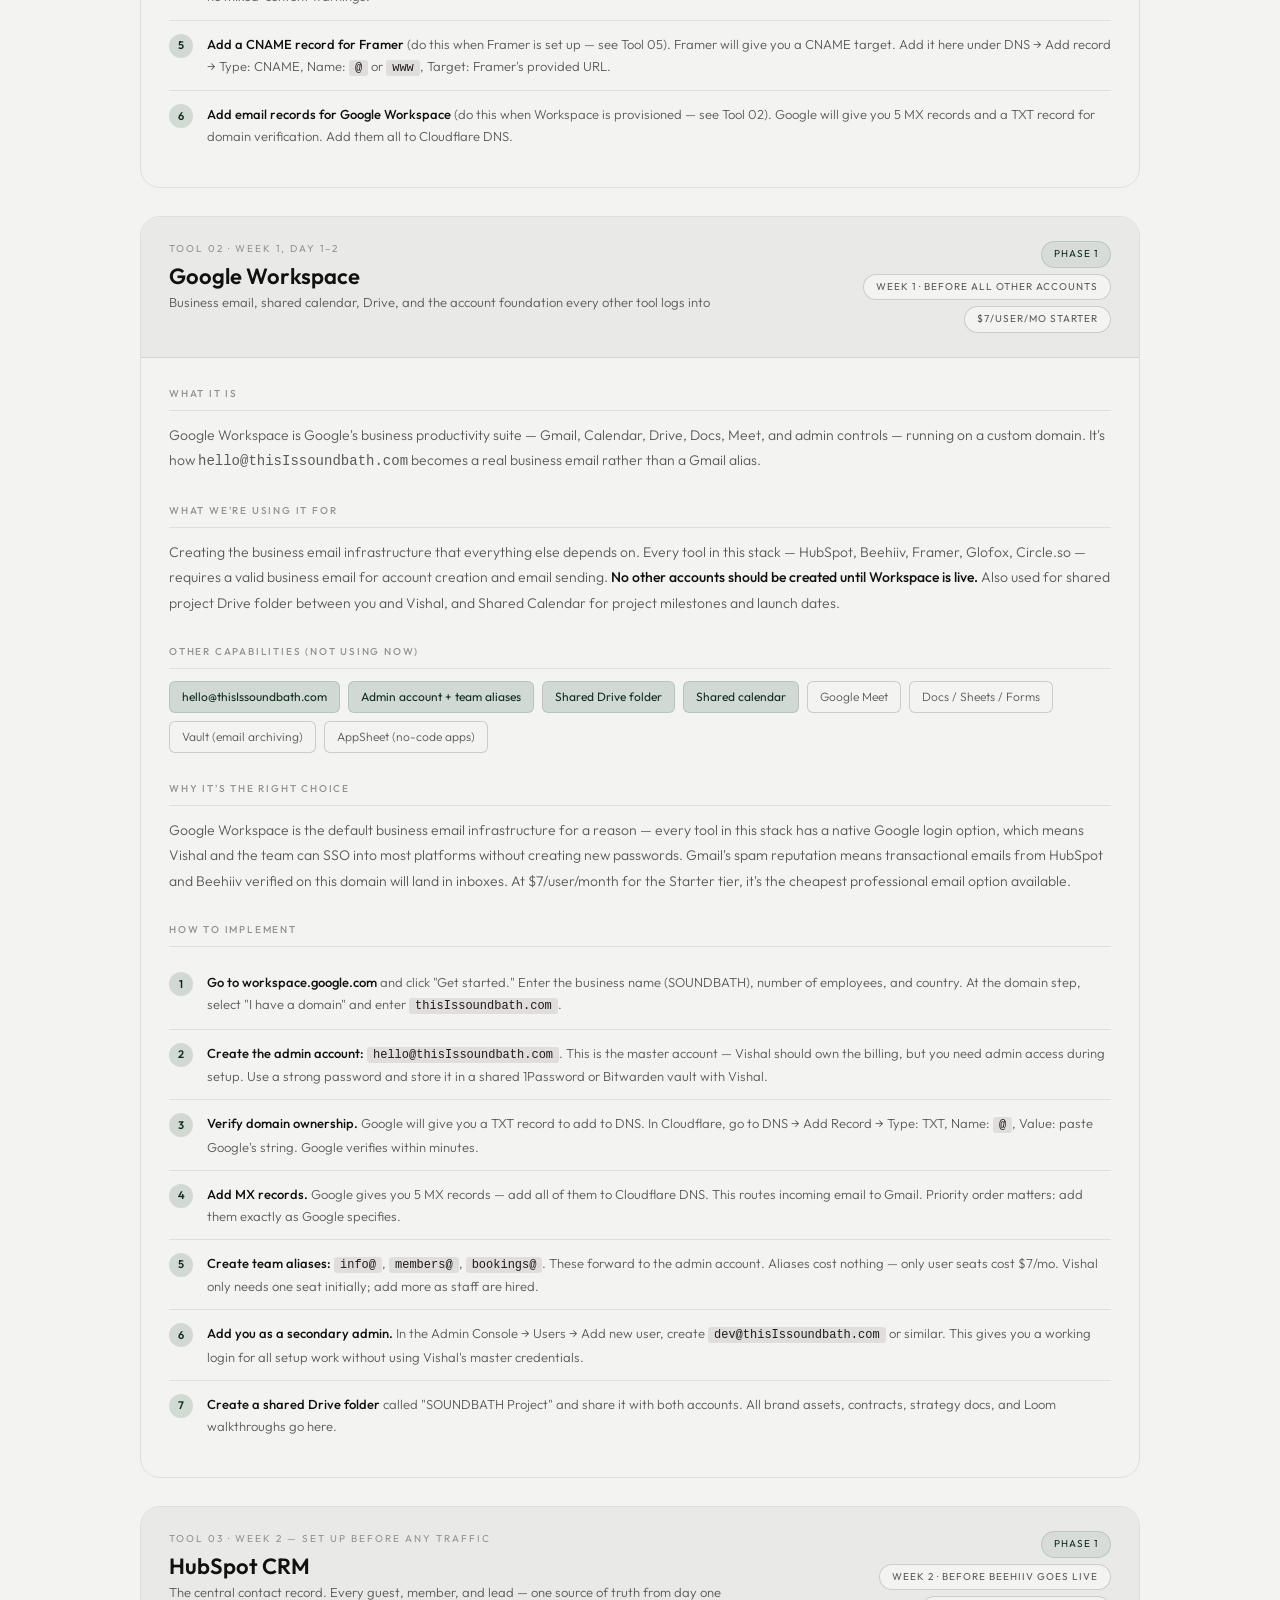
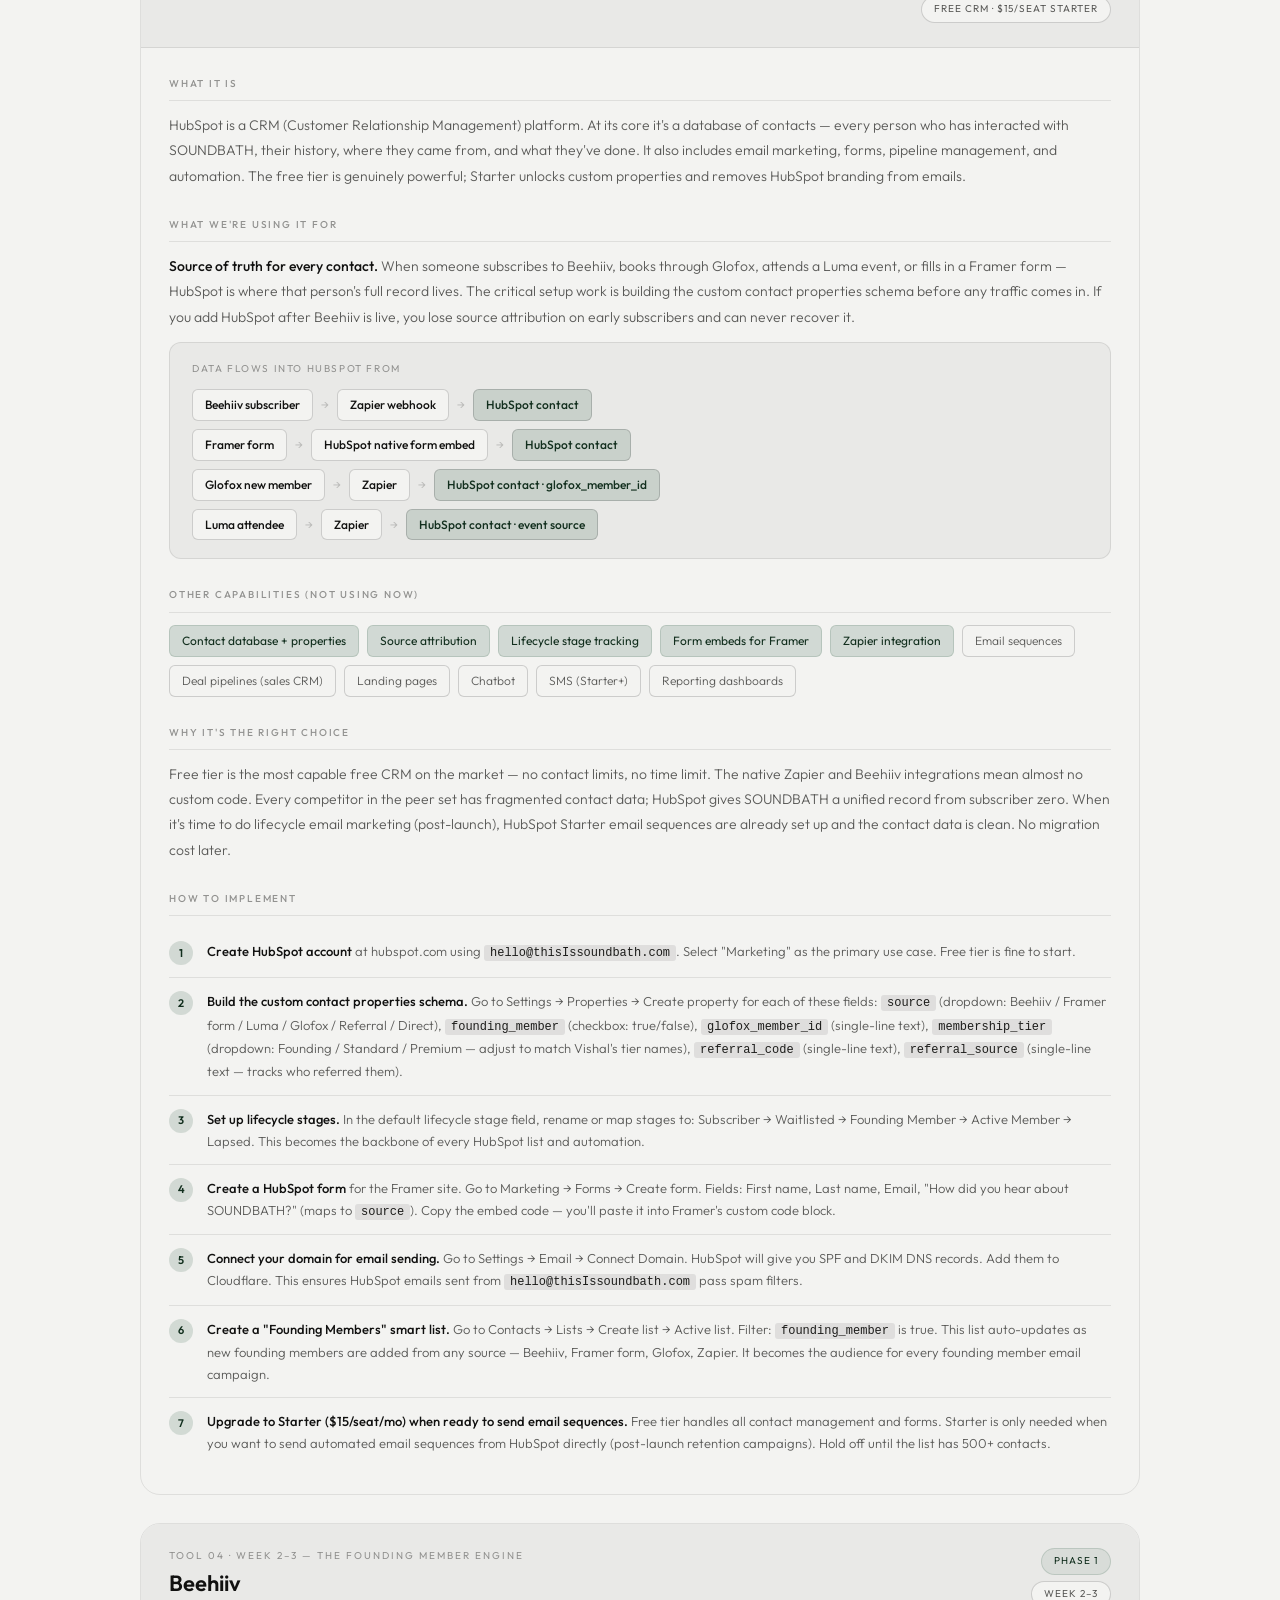
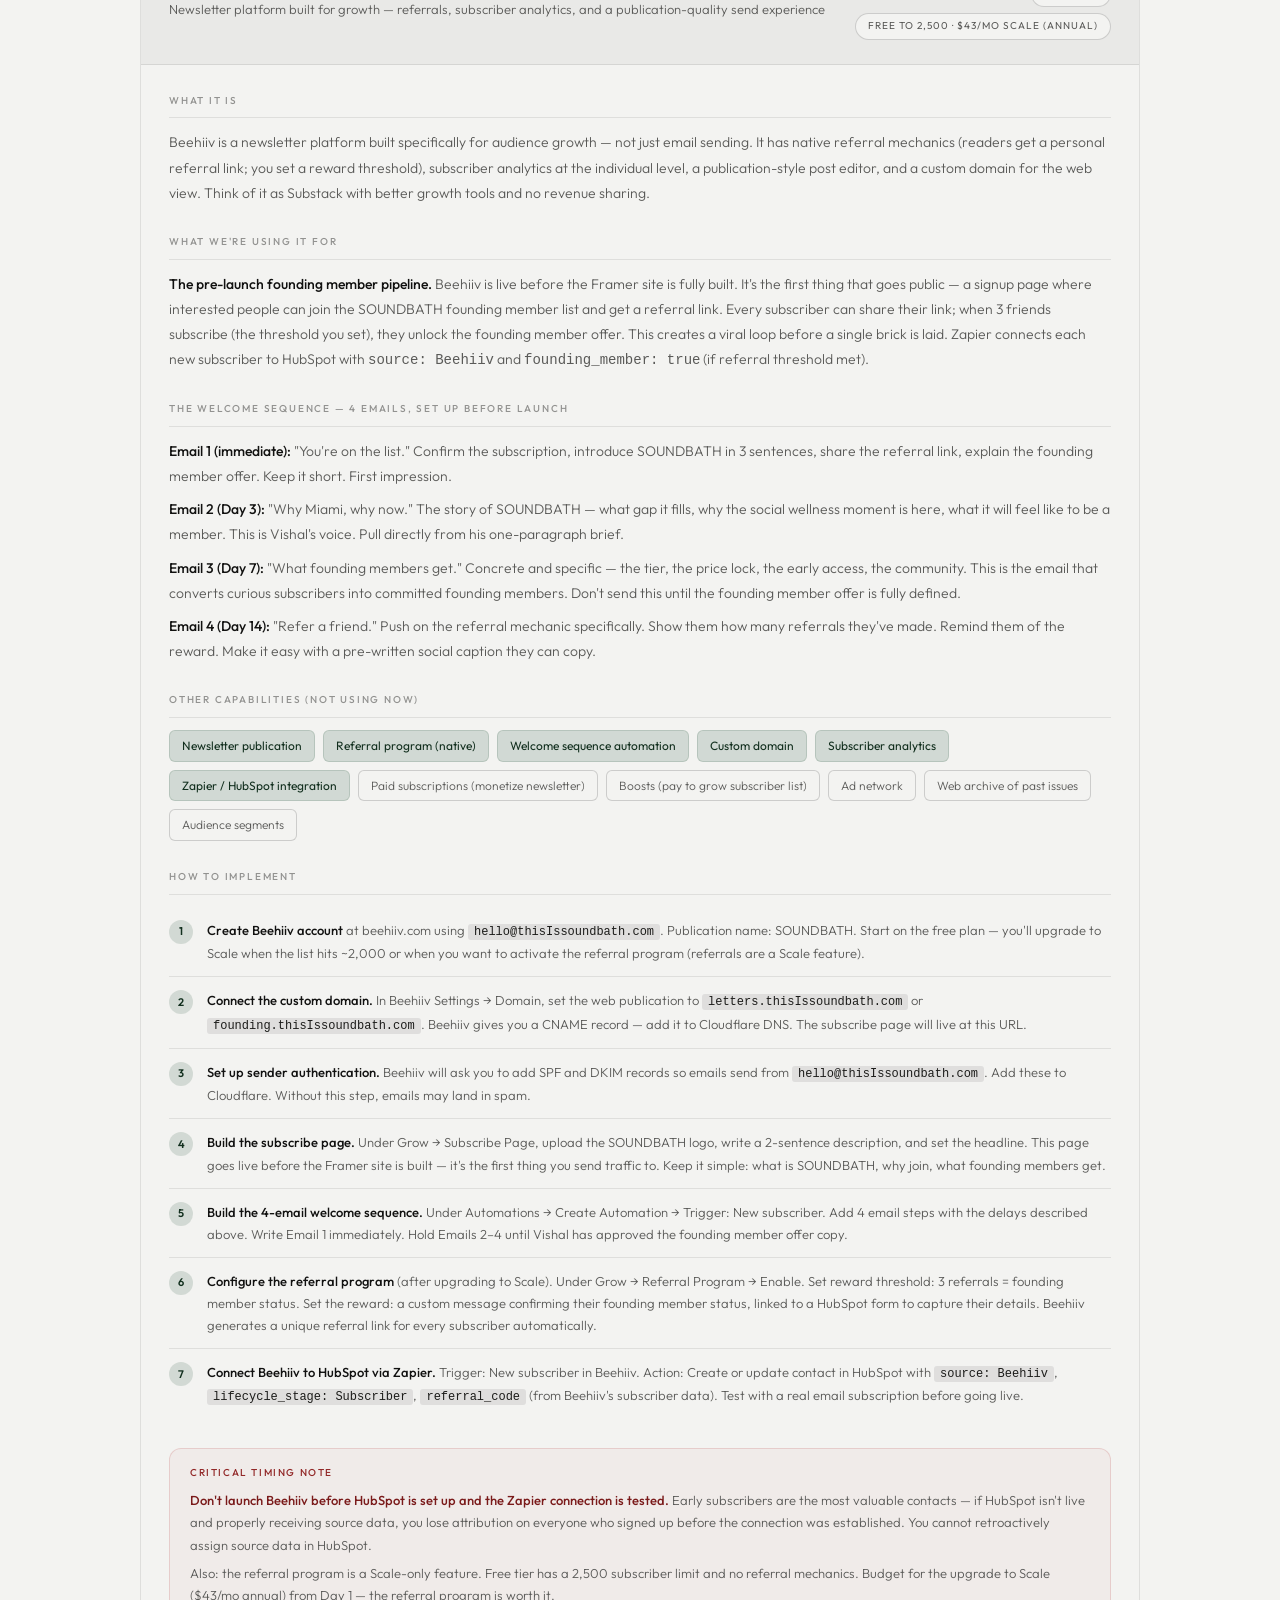
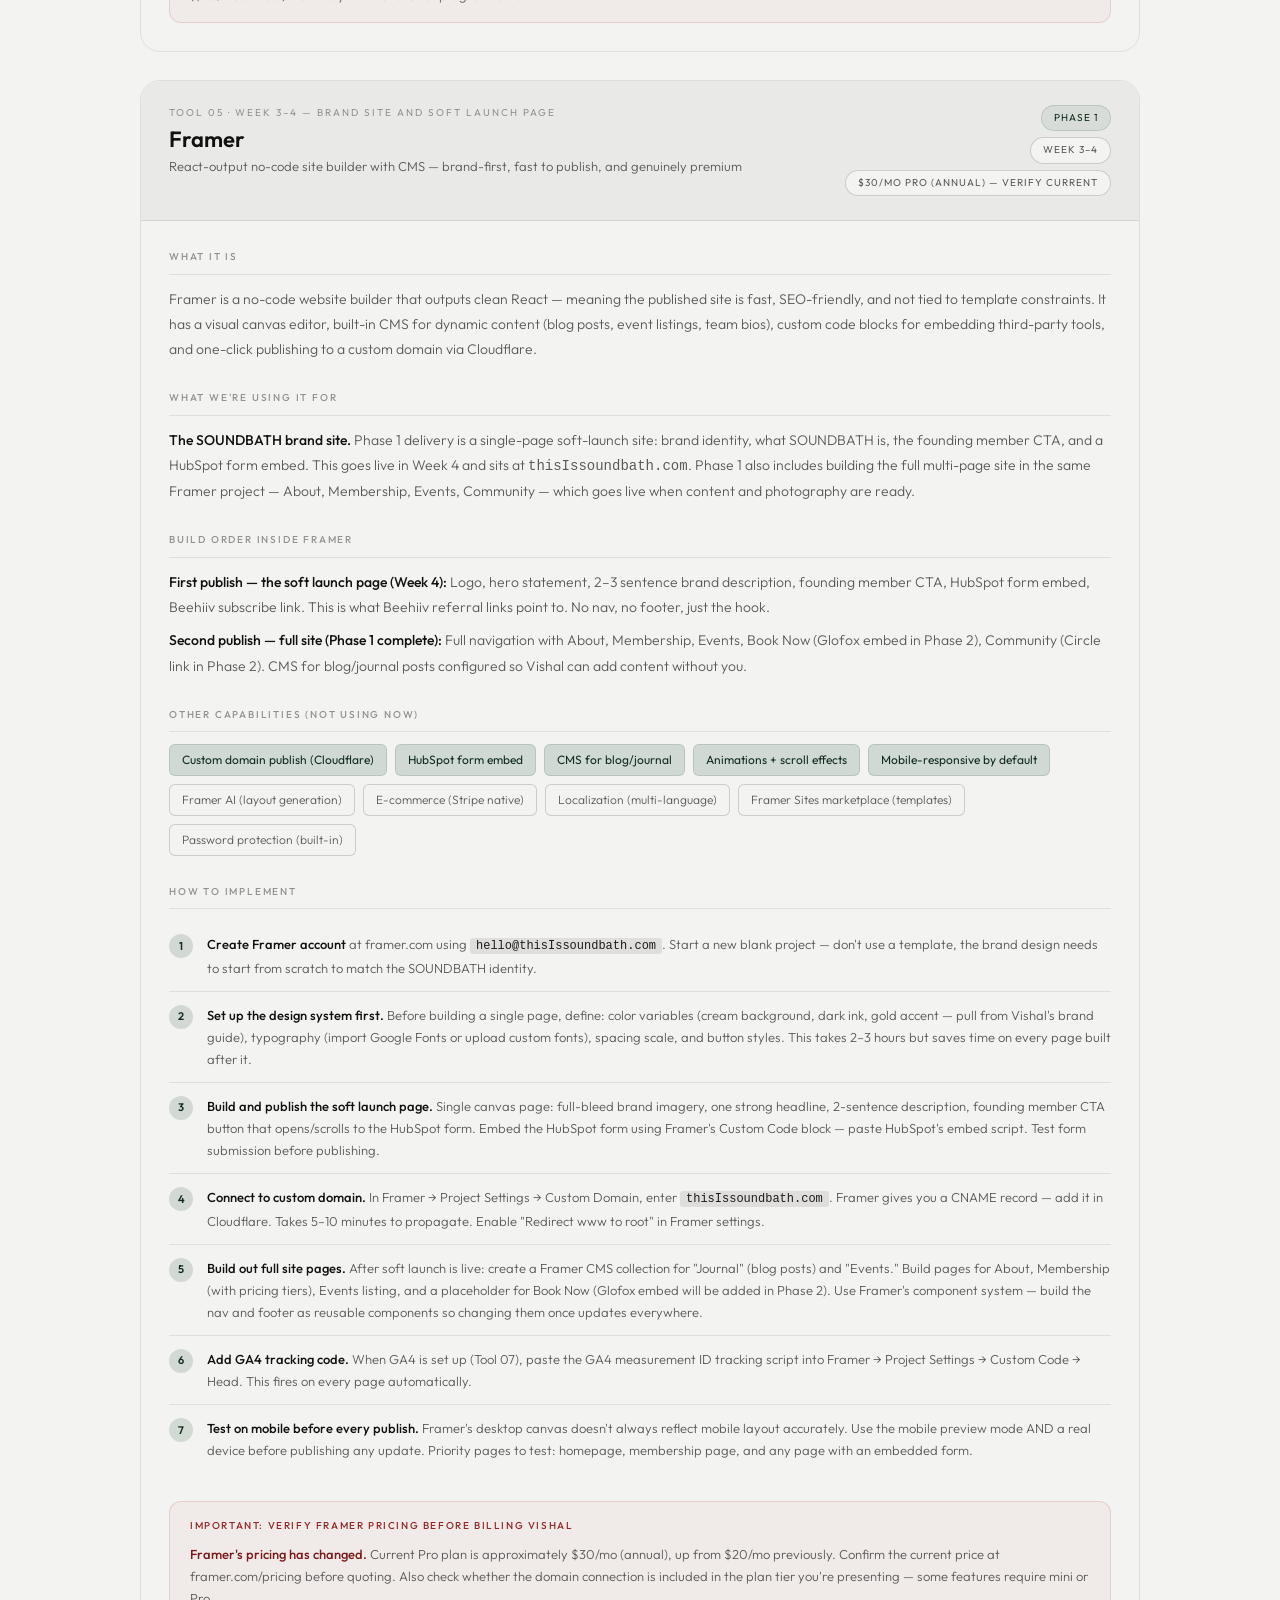
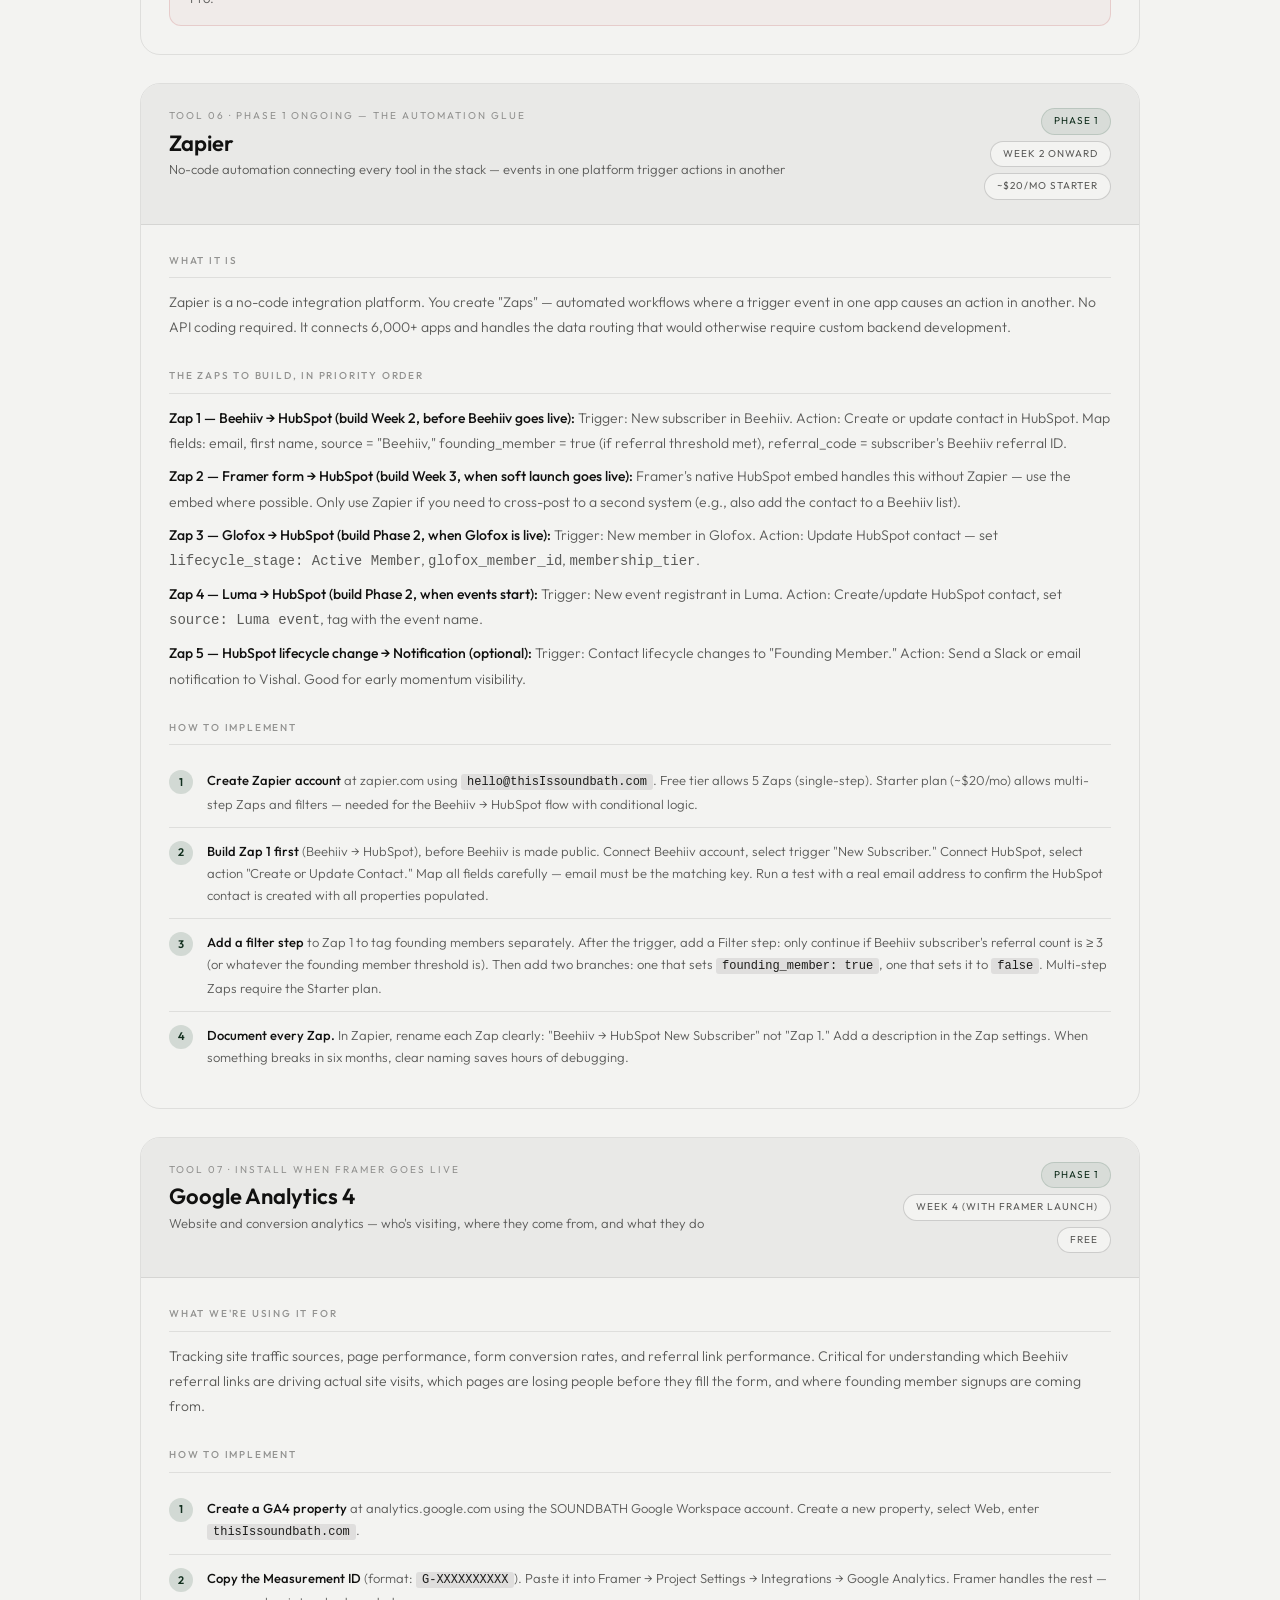
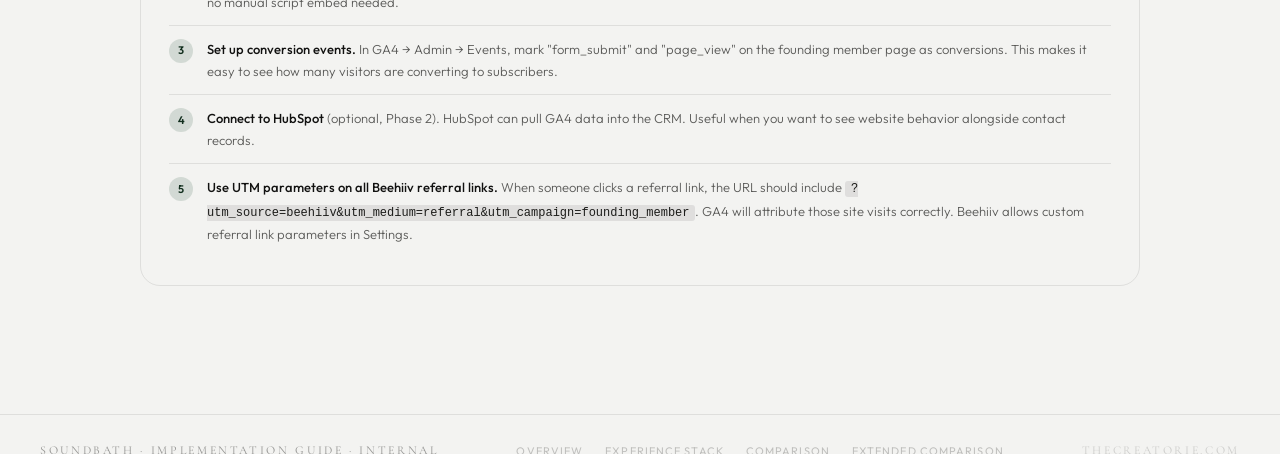
<file: implementation.html>
<!DOCTYPE html>
<html lang="en">
<head>
<meta charset="UTF-8">
<meta name="viewport" content="width=device-width, initial-scale=1.0">
<title>Implementation Guide — SOUNDBATH · Internal</title>
<link rel="stylesheet" href="style.css">
<style>

/* ── PAGE OVERRIDE ── */
.impl-eyebrow{font-size:10px;letter-spacing:.22em;text-transform:uppercase;color:var(--subtle);display:flex;align-items:center;gap:10px;margin-bottom:18px}
.impl-eyebrow::before{content:'';width:24px;height:.5px;background:var(--gold)}

/* ── NEXT STEPS BRIEF ── */
.brief-block{background:var(--ink2);border-radius:var(--r-lg);padding:40px 44px;margin-bottom:64px;position:relative;overflow:hidden}
.brief-block::before{content:'';position:absolute;top:0;left:0;right:0;height:1px;background:linear-gradient(90deg,transparent,var(--gold),transparent)}
.brief-label{font-size:10px;letter-spacing:.22em;text-transform:uppercase;color:var(--gold);margin-bottom:20px;font-weight:400}
.brief-h2{font-family:var(--serif);font-size:36px;font-weight:300;color:rgba(243,243,241,.92);line-height:1.15;margin-bottom:6px}
.brief-sub{font-size:14px;color:rgba(243,243,241,.38);font-weight:300;margin-bottom:36px}

.brief-grid{display:grid;grid-template-columns:1fr 1fr;gap:14px;margin-bottom:32px}
.brief-card{background:rgba(243,243,241,.04);border:.5px solid rgba(243,243,241,.09);border-radius:var(--r-md);padding:20px 22px}
.brief-card-label{font-size:10px;letter-spacing:.18em;text-transform:uppercase;color:rgba(243,243,241,.28);margin-bottom:12px;font-weight:400}
.brief-list{list-style:none;padding:0;margin:0}
.brief-list li{font-size:13px;color:rgba(243,243,241,.58);padding:6px 0 6px 20px;position:relative;border-bottom:.5px solid rgba(243,243,241,.06);line-height:1.6;font-weight:300}
.brief-list li:last-child{border-bottom:none}
.brief-list li::before{content:'—';position:absolute;left:0;color:var(--gold);font-size:11px;top:8px}
.brief-list li strong{color:rgba(243,243,241,.82);font-weight:500}
.brief-urgent{background:rgba(181,136,60,.08);border:.5px solid rgba(181,136,60,.2);border-radius:var(--r-md);padding:16px 20px;display:flex;gap:14px;align-items:flex-start}
.brief-urgent-icon{font-size:16px;flex-shrink:0;margin-top:1px}
.brief-urgent-text{font-size:13px;color:rgba(243,243,241,.52);line-height:1.75;font-weight:300}
.brief-urgent-text strong{color:var(--gold);font-weight:500}

/* ── PHASE HEADER ── */
.phase-header{margin:64px 0 32px;padding-bottom:20px;border-bottom:.5px solid var(--bdr)}
.phase-label{font-size:10px;letter-spacing:.24em;text-transform:uppercase;color:var(--subtle);font-weight:400;margin-bottom:10px;display:flex;align-items:center;gap:12px}
.phase-label::after{content:'';flex:1;height:.5px;background:var(--bdr)}
.phase-h2{font-family:var(--serif);font-size:32px;font-weight:300;color:var(--ink);line-height:1.1;margin-bottom:6px}
.phase-desc{font-size:14px;color:var(--muted);font-weight:300;max-width:640px;line-height:1.75}

/* ── TOOL BLOCK ── */
.tool-block{border:.5px solid var(--bdr);border-radius:var(--r-lg);overflow:hidden;margin-bottom:28px;scroll-margin-top:80px}
.tool-block-header{background:var(--bg2);padding:24px 28px;display:flex;align-items:flex-start;justify-content:space-between;gap:20px;border-bottom:.5px solid var(--bdr)}
.tool-block-left{}
.tool-block-num{font-size:10px;letter-spacing:.2em;text-transform:uppercase;color:var(--subtle);margin-bottom:6px;font-weight:400}
.tool-block-name{font-size:22px;font-weight:600;color:var(--ink);margin-bottom:4px;line-height:1.1}
.tool-block-tagline{font-size:13px;color:var(--muted);font-weight:300}
.tool-block-meta{display:flex;flex-direction:column;align-items:flex-end;gap:6px;flex-shrink:0}
.impl-pill{font-size:10px;letter-spacing:.1em;text-transform:uppercase;padding:4px 12px;border-radius:20px;border:.5px solid;white-space:nowrap;font-weight:400}
.pill-phase1{background:var(--exp-lt);color:var(--exp2);border-color:var(--exp-lt2)}
.pill-phase2{background:var(--gold-lt);color:var(--gold2);border-color:var(--gold-lt2)}
.pill-phase3{background:var(--arch-lt);color:var(--arch2);border-color:var(--arch-lt2)}
.pill-week{background:var(--bg);color:var(--muted);border-color:var(--bdr2)}

.tool-block-body{padding:28px}

/* ── TOOL BODY SECTIONS ── */
.impl-section{margin-bottom:28px}
.impl-section:last-child{margin-bottom:0}
.impl-section-label{font-size:10px;letter-spacing:.18em;text-transform:uppercase;color:var(--subtle);font-weight:500;margin-bottom:12px;padding-bottom:8px;border-bottom:.5px solid var(--bdr)}
.impl-section p{font-size:14px;color:var(--muted);line-height:1.8;font-weight:300;margin-bottom:8px}
.impl-section p:last-child{margin-bottom:0}
.impl-section p strong{color:var(--ink);font-weight:500}

/* ── STEP LIST ── */
.step-list{list-style:none;padding:0;margin:0}
.step-list li{display:flex;gap:14px;padding:12px 0;border-bottom:.5px solid var(--bdr);align-items:flex-start}
.step-list li:last-child{border-bottom:none}
.step-num{width:24px;height:24px;border-radius:50%;background:var(--exp-lt2);color:var(--exp2);font-size:11px;font-weight:600;display:flex;align-items:center;justify-content:center;flex-shrink:0;margin-top:1px;line-height:1}
.step-text{font-size:13px;color:var(--muted);line-height:1.7;font-weight:300;flex:1}
.step-text strong{color:var(--ink);font-weight:500}
.step-text code{font-size:12px;background:var(--bg3);padding:1px 6px;border-radius:3px;font-family:monospace;color:var(--ink2)}

/* ── CAPABILITIES CHIPS ── */
.cap-grid{display:flex;flex-wrap:wrap;gap:8px;margin-top:4px}
.cap-chip{font-size:12px;padding:5px 12px;border-radius:6px;border:.5px solid var(--bdr2);background:var(--bg);color:var(--muted);font-weight:300}
.cap-chip.using{background:var(--exp-lt2);border-color:var(--exp-lt2);color:var(--exp2);font-weight:400}

/* ── WARN / GOTCHA BOX ── */
.gotcha-box{background:rgba(180,60,60,.04);border:.5px solid rgba(180,60,60,.18);border-radius:var(--r-md);padding:16px 20px;margin-top:16px}
.gotcha-label{font-size:10px;letter-spacing:.16em;text-transform:uppercase;color:#922828;margin-bottom:8px;font-weight:500}
.gotcha-box p{font-size:13px;color:var(--muted);line-height:1.7;font-weight:300;margin-bottom:6px}
.gotcha-box p:last-child{margin-bottom:0}
.gotcha-box strong{color:#7a1a1a;font-weight:500}

/* ── CONNECT BOX (integration flows) ── */
.connect-box{background:var(--bg2);border:.5px solid var(--bdr);border-radius:var(--r-md);padding:18px 22px;margin-top:16px}
.connect-label{font-size:10px;letter-spacing:.16em;text-transform:uppercase;color:var(--subtle);margin-bottom:12px;font-weight:400}
.connect-flow{display:flex;align-items:center;flex-wrap:wrap;gap:8px;margin-bottom:8px}
.connect-flow:last-child{margin-bottom:0}
.cn{background:var(--bg);border:.5px solid var(--bdr2);border-radius:6px;padding:5px 12px;font-size:12px;font-weight:500;color:var(--ink);white-space:nowrap}
.cn-arrow{color:var(--faint);font-size:12px}
.cn-note{font-size:12px;color:var(--subtle);margin-top:4px;font-weight:300}

/* ── QUICK NAV ── */
.impl-nav{display:flex;gap:6px;flex-wrap:wrap;margin-bottom:52px}
.impl-nav-btn{padding:7px 16px;border:.5px solid var(--bdr2);border-radius:100px;background:transparent;font-family:var(--sans);font-size:11px;font-weight:400;color:var(--muted);cursor:pointer;text-decoration:none;transition:all .15s;white-space:nowrap}
.impl-nav-btn:hover{background:var(--bg2);color:var(--ink);border-color:var(--bdr2)}
.impl-nav-btn.p1{border-color:var(--exp-lt2);color:var(--exp);background:var(--exp-lt)}
.impl-nav-btn.p2{border-color:var(--gold-lt2);color:var(--gold2);background:var(--gold-lt)}
.impl-nav-btn.p3{border-color:var(--arch-lt2);color:var(--arch);background:var(--arch-lt)}

/* ── INTERNAL BADGE ── */
.internal-badge{display:inline-flex;align-items:center;gap:6px;font-size:11px;letter-spacing:.1em;text-transform:uppercase;padding:6px 14px;border-radius:20px;background:rgba(180,60,60,.07);border:.5px solid rgba(180,60,60,.2);color:#922828;font-weight:400;margin-bottom:28px}

/* ── MOBILE ── */
@media(max-width:768px){
  .brief-grid{grid-template-columns:1fr}
  .tool-block-header{flex-direction:column}
  .tool-block-meta{flex-direction:row;flex-wrap:wrap;align-items:flex-start}
  .brief-block{padding:28px 24px}
  .brief-h2{font-size:26px}
  .tool-block-body{padding:20px}
}
@media(max-width:480px){
  .impl-nav{gap:4px}
  .impl-nav-btn{font-size:10px;padding:6px 12px}
}
</style>
</head>
<body>

<!-- PASSWORD GATE -->
<div id="gate">
  <div class="gate-grain"></div>
  <div class="gate-rule"></div>
  <p class="gate-label">SOUNDBATH — Strategy Document</p>
  <div class="gate-field-wrap">
    <input class="gate-input" id="pw" type="password" placeholder="Password" autocomplete="off">
    <button class="gate-btn" onclick="checkPw()">Enter</button>
  </div>
  <p class="gate-error" id="gate-err"></p>
</div>

<!-- NAV — no active link, hidden from main menu -->
<nav class="nav">
  <div class="nav-inner">
    <a href="index.html" class="nav-logo">SOUNDBATH</a>
    <div class="nav-links">
      <a href="index.html" class="nav-link">Overview</a>
      <a href="stack-experience.html" class="nav-link">Experience Stack</a>
      <a href="stack-architect.html" class="nav-link">Architect Stack</a>
      <a href="comparison.html" class="nav-link">Comparison</a>
      <a href="competitors.html" class="nav-link">Competitors</a>
      <a href="extended-comparison.html" class="nav-link">Extended Comparison</a>
    </div>
    <button class="nav-hamburger" onclick="toggleMenu()" aria-label="Menu">
      <span></span><span></span><span></span>
    </button>
  </div>
  <div class="nav-mobile-menu" id="mobile-menu">
    <a href="index.html" class="nav-mobile-link">Overview</a>
    <a href="stack-experience.html" class="nav-mobile-link">Experience Stack</a>
    <a href="stack-architect.html" class="nav-mobile-link">Architect Stack</a>
    <a href="comparison.html" class="nav-mobile-link">Comparison</a>
    <a href="competitors.html" class="nav-mobile-link">Competitors</a>
    <a href="extended-comparison.html" class="nav-mobile-link">Extended Comparison</a>
  </div>
</nav>

<div class="page-wrap">

  <!-- HERO -->
  <div class="page-hero fade-up">
    <div class="impl-eyebrow">Internal · For developer use</div>
    <div class="internal-badge">🔒 Not linked in nav — share URL directly</div>
    <h1 class="page-hero h1" style="font-family:var(--serif);font-size:clamp(36px,5vw,58px);font-weight:300;line-height:1.08;margin-bottom:18px">Implementation Guide<br><em style="font-style:italic;color:var(--gold2)">Experience Stack</em></h1>
    <p class="page-hero-desc">Next steps brief for the Vishal call, followed by a full tool-by-tool setup guide in exact implementation order. Each tool covers what it is, what we're using it for, its full capabilities, why it's the right choice, and step-by-step setup instructions.</p>
  </div>

  <!-- ══════════════════════════════════════
       NEXT STEPS BRIEF
  ══════════════════════════════════════ -->
  <div class="brief-block fade-up" id="brief">
    <div class="brief-label">Pre-Call Brief · What you need before any work starts</div>
    <div class="brief-h2">What to get from Vishal</div>
    <div class="brief-sub">Four categories. Nothing moves until these are resolved.</div>

    <div class="brief-grid">

      <div class="brief-card">
        <div class="brief-card-label">Decisions — can't proceed without these</div>
        <ul class="brief-list">
          <li><strong>Green light on Experience Stack</strong> — confirm this is the direction before any accounts are created</li>
          <li><strong>Primary domain</strong> — does work start on ThisIsSoundbath.com or does he want soundbath.miami acquired first? DNS setup depends on this answer</li>
          <li><strong>Founding member offer</strong> — what does a founding member actually get? Priority access? Locked rate? Community early access? This is the entire pre-launch campaign. Without it, Beehiiv is just a mailing list</li>
          <li><strong>Membership tier structure</strong> — how many tiers, rough price ranges, what each unlocks. Needed before Glofox is configured</li>
          <li><strong>Opening timeline</strong> — even rough ("Q4 2026," "early 2027"). Changes the urgency of the pre-launch Beehiiv sequence and Phase 3 procurement kickoff</li>
        </ul>
      </div>

      <div class="brief-card">
        <div class="brief-card-label">Access — technical, needed in Week 1</div>
        <ul class="brief-list">
          <li><strong>Domain registrar login</strong> for ThisIsSoundbath.com — or give you transfer rights so you can point DNS to Cloudflare</li>
          <li><strong>Google account decision</strong> — which email becomes the Google Workspace admin? Or have him purchase Workspace directly and add you as admin</li>
          <li><strong>Business name + address</strong> — needed for HubSpot, Beehiiv, and Glofox account creation. Must be the registered legal entity, not a personal address</li>
          <li><strong>Preferred "from" address</strong> for the founding member newsletter — e.g. hello@thisIssoundbath.com. Must be live before Beehiiv sends anything</li>
        </ul>
      </div>

      <div class="brief-card">
        <div class="brief-card-label">Brand Assets — needed for Framer build</div>
        <ul class="brief-list">
          <li><strong>Logo file</strong> — SVG preferred, high-res PNG minimum. Framer build cannot start without this</li>
          <li><strong>Brand guide or mood board</strong> — colors, fonts, photo direction, reference brands. Even a Pinterest board is useful</li>
          <li><strong>Photography</strong> — any space photos, construction progress shots, or inspiration imagery. Authenticity in a founding member launch; empty renders feel cold</li>
          <li><strong>Brand voice in his words</strong> — ask him to write one paragraph: what is SOUNDBATH and why Miami, right now? You can refine it, but the voice needs to come from him</li>
        </ul>
      </div>

      <div class="brief-card">
        <div class="brief-card-label">Contract + Deposit</div>
        <ul class="brief-list">
          <li><strong>Signed agreement</strong> before any accounts are created or any work begins</li>
          <li><strong>50% deposit on Phase 1</strong> (~$16,000 based on ~160 hrs at $100/hr billed in three phases)</li>
          <li><strong>Phase billing structure</strong> — confirm he understands: deposit kicks off each phase, remainder billed on phase completion</li>
          <li><strong>Preferred billing method</strong> — invoice via email, ACH, wire, or Stripe payment link</li>
        </ul>
      </div>

    </div>

    <div class="brief-urgent">
      <div class="brief-urgent-icon">⚡</div>
      <div class="brief-urgent-text"><strong>The single most important thing to nail on the call:</strong> The founding member offer. Everything else can be resolved async. But the founding member offer is the entire pre-launch strategy — it's what goes in Beehiiv, what Framer's landing page is built around, what the referral incentive is, and what differentiates SOUNDBATH from Grotto Baths before either location opens. If Vishal leaves the call without a clear answer to "what does a founding member get?", the Beehiiv pre-launch phase cannot start. Push until there's a concrete answer, even a rough one that can be refined.</div>
    </div>
  </div>

  <!-- QUICK NAV -->
  <div class="impl-nav fade-up">
    <a href="#cloudflare" class="impl-nav-btn p1">01 · Cloudflare</a>
    <a href="#workspace" class="impl-nav-btn p1">02 · Google Workspace</a>
    <a href="#hubspot" class="impl-nav-btn p1">03 · HubSpot CRM</a>
    <a href="#beehiiv" class="impl-nav-btn p1">04 · Beehiiv</a>
    <a href="#framer" class="impl-nav-btn p1">05 · Framer</a>
    <a href="#zapier" class="impl-nav-btn p1">06 · Zapier</a>
    <a href="#ga4" class="impl-nav-btn p1">07 · GA4</a>
  </div>

  <!-- ══════════════════════════════════════
       PHASE 1
  ══════════════════════════════════════ -->
  <div class="phase-header fade-up">
    <div class="phase-label">Phase 1 · ~30 hours</div>
    <div class="phase-h2">Foundation + Pre-Launch Pipeline</div>
    <div class="phase-desc">DNS, email infrastructure, CRM schema, founding member newsletter, brand site, automation, and analytics. Everything in Phase 1 must be set up in this exact order — each layer depends on the one before it.</div>
  </div>

  <!-- 1. CLOUDFLARE -->
  <div class="tool-block fade-up" id="cloudflare">
    <div class="tool-block-header">
      <div class="tool-block-left">
        <div class="tool-block-num">Tool 01 · First thing, Week 1</div>
        <div class="tool-block-name">Cloudflare</div>
        <div class="tool-block-tagline">DNS, CDN, security, and domain routing — the foundation everything else points through</div>
      </div>
      <div class="tool-block-meta">
        <span class="impl-pill pill-phase1">Phase 1</span>
        <span class="impl-pill pill-week">Week 1 · Day 1</span>
        <span class="impl-pill" style="background:var(--bg);color:var(--muted);border-color:var(--bdr2)">Free plan</span>
      </div>
    </div>
    <div class="tool-block-body">

      <div class="impl-section">
        <div class="impl-section-label">What it is</div>
        <p>Cloudflare is a DNS provider, CDN, and web security platform. When you move a domain to Cloudflare, all traffic to that domain routes through their global network — giving you fast DNS propagation, DDoS protection, SSL certificate management, and the ability to add page rules, redirects, and caching with no server required.</p>
      </div>

      <div class="impl-section">
        <div class="impl-section-label">What we're using it for</div>
        <p>Managing the DNS records for ThisIsSoundbath.com (and any acquired domains). Cloudflare sits in front of everything — it points the root domain to Framer, routes email subdomains to Google Workspace, and ensures all web traffic is HTTPS with auto-renewing SSL. Every other tool in this stack that needs a DNS record (HubSpot email verification, Beehiiv custom domain, Framer publish) gets configured here.</p>
      </div>

      <div class="impl-section">
        <div class="impl-section-label">Other capabilities (not using now)</div>
        <div class="cap-grid">
          <span class="cap-chip using">DNS management</span>
          <span class="cap-chip using">SSL / HTTPS</span>
          <span class="cap-chip using">Domain routing to Framer</span>
          <span class="cap-chip using">Email MX records</span>
          <span class="cap-chip">DDoS protection</span>
          <span class="cap-chip">Page caching rules</span>
          <span class="cap-chip">Cloudflare Workers (serverless)</span>
          <span class="cap-chip">Access (zero-trust auth)</span>
          <span class="cap-chip">R2 storage</span>
          <span class="cap-chip">Web Analytics (free, cookieless)</span>
        </div>
      </div>

      <div class="impl-section">
        <div class="impl-section-label">Why it's the right choice</div>
        <p>Free tier covers everything SOUNDBATH needs. DNS propagation is near-instant (vs. 24–72 hours with most registrars). The Framer ↔ Cloudflare integration is one DNS record and done. Every major tool in this stack (Google Workspace, HubSpot, Beehiiv) has documented Cloudflare setup guides. It's also the only DNS provider where you can add page rules, redirects, and sub-domain routing without touching a server.</p>
      </div>

      <div class="impl-section">
        <div class="impl-section-label">How to implement</div>
        <ol class="step-list">
          <li><div class="step-num">1</div><div class="step-text"><strong>Create a Cloudflare account</strong> at cloudflare.com using the SOUNDBATH business email (create this first in Google Workspace — see Tool 02). Add the site by entering <code>thisIssoundbath.com</code>.</div></li>
          <li><div class="step-num">2</div><div class="step-text"><strong>Select the Free plan.</strong> Cloudflare will scan existing DNS records from the current registrar and import them automatically. Review the list — keep any existing records, mark anything unknown for follow-up.</div></li>
          <li><div class="step-num">3</div><div class="step-text"><strong>Update nameservers at the registrar</strong> (GoDaddy / Namecheap / wherever Vishal registered the domain). Cloudflare will give you two nameserver addresses like <code>elsa.ns.cloudflare.com</code>. Log into the registrar, find DNS / Nameserver settings, replace existing nameservers with Cloudflare's two. Save. Propagation takes 5 minutes to 24 hours — usually under 30 minutes.</div></li>
          <li><div class="step-num">4</div><div class="step-text"><strong>Enable "Always Use HTTPS"</strong> under SSL/TLS → Edge Certificates. Turn on "Automatic HTTPS Rewrites" too. This ensures every page is served securely with no mixed-content warnings.</div></li>
          <li><div class="step-num">5</div><div class="step-text"><strong>Add a CNAME record for Framer</strong> (do this when Framer is set up — see Tool 05). Framer will give you a CNAME target. Add it here under DNS → Add record → Type: CNAME, Name: <code>@</code> or <code>www</code>, Target: Framer's provided URL.</div></li>
          <li><div class="step-num">6</div><div class="step-text"><strong>Add email records for Google Workspace</strong> (do this when Workspace is provisioned — see Tool 02). Google will give you 5 MX records and a TXT record for domain verification. Add them all to Cloudflare DNS.</div></li>
        </ol>
      </div>

    </div>
  </div>

  <!-- 2. GOOGLE WORKSPACE -->
  <div class="tool-block fade-up" id="workspace">
    <div class="tool-block-header">
      <div class="tool-block-left">
        <div class="tool-block-num">Tool 02 · Week 1, Day 1–2</div>
        <div class="tool-block-name">Google Workspace</div>
        <div class="tool-block-tagline">Business email, shared calendar, Drive, and the account foundation every other tool logs into</div>
      </div>
      <div class="tool-block-meta">
        <span class="impl-pill pill-phase1">Phase 1</span>
        <span class="impl-pill pill-week">Week 1 · Before all other accounts</span>
        <span class="impl-pill" style="background:var(--bg);color:var(--muted);border-color:var(--bdr2)">$7/user/mo Starter</span>
      </div>
    </div>
    <div class="tool-block-body">

      <div class="impl-section">
        <div class="impl-section-label">What it is</div>
        <p>Google Workspace is Google's business productivity suite — Gmail, Calendar, Drive, Docs, Meet, and admin controls — running on a custom domain. It's how <code>hello@thisIssoundbath.com</code> becomes a real business email rather than a Gmail alias.</p>
      </div>

      <div class="impl-section">
        <div class="impl-section-label">What we're using it for</div>
        <p>Creating the business email infrastructure that everything else depends on. Every tool in this stack — HubSpot, Beehiiv, Framer, Glofox, Circle.so — requires a valid business email for account creation and email sending. <strong>No other accounts should be created until Workspace is live.</strong> Also used for shared project Drive folder between you and Vishal, and Shared Calendar for project milestones and launch dates.</p>
      </div>

      <div class="impl-section">
        <div class="impl-section-label">Other capabilities (not using now)</div>
        <div class="cap-grid">
          <span class="cap-chip using">hello@thisIssoundbath.com</span>
          <span class="cap-chip using">Admin account + team aliases</span>
          <span class="cap-chip using">Shared Drive folder</span>
          <span class="cap-chip using">Shared calendar</span>
          <span class="cap-chip">Google Meet</span>
          <span class="cap-chip">Docs / Sheets / Forms</span>
          <span class="cap-chip">Vault (email archiving)</span>
          <span class="cap-chip">AppSheet (no-code apps)</span>
        </div>
      </div>

      <div class="impl-section">
        <div class="impl-section-label">Why it's the right choice</div>
        <p>Google Workspace is the default business email infrastructure for a reason — every tool in this stack has a native Google login option, which means Vishal and the team can SSO into most platforms without creating new passwords. Gmail's spam reputation means transactional emails from HubSpot and Beehiiv verified on this domain will land in inboxes. At $7/user/month for the Starter tier, it's the cheapest professional email option available.</p>
      </div>

      <div class="impl-section">
        <div class="impl-section-label">How to implement</div>
        <ol class="step-list">
          <li><div class="step-num">1</div><div class="step-text"><strong>Go to workspace.google.com</strong> and click "Get started." Enter the business name (SOUNDBATH), number of employees, and country. At the domain step, select "I have a domain" and enter <code>thisIssoundbath.com</code>.</div></li>
          <li><div class="step-num">2</div><div class="step-text"><strong>Create the admin account:</strong> <code>hello@thisIssoundbath.com</code>. This is the master account — Vishal should own the billing, but you need admin access during setup. Use a strong password and store it in a shared 1Password or Bitwarden vault with Vishal.</div></li>
          <li><div class="step-num">3</div><div class="step-text"><strong>Verify domain ownership.</strong> Google will give you a TXT record to add to DNS. In Cloudflare, go to DNS → Add Record → Type: TXT, Name: <code>@</code>, Value: paste Google's string. Google verifies within minutes.</div></li>
          <li><div class="step-num">4</div><div class="step-text"><strong>Add MX records.</strong> Google gives you 5 MX records — add all of them to Cloudflare DNS. This routes incoming email to Gmail. Priority order matters: add them exactly as Google specifies.</div></li>
          <li><div class="step-num">5</div><div class="step-text"><strong>Create team aliases:</strong> <code>info@</code>, <code>members@</code>, <code>bookings@</code>. These forward to the admin account. Aliases cost nothing — only user seats cost $7/mo. Vishal only needs one seat initially; add more as staff are hired.</div></li>
          <li><div class="step-num">6</div><div class="step-text"><strong>Add you as a secondary admin.</strong> In the Admin Console → Users → Add new user, create <code>dev@thisIssoundbath.com</code> or similar. This gives you a working login for all setup work without using Vishal's master credentials.</div></li>
          <li><div class="step-num">7</div><div class="step-text"><strong>Create a shared Drive folder</strong> called "SOUNDBATH Project" and share it with both accounts. All brand assets, contracts, strategy docs, and Loom walkthroughs go here.</div></li>
        </ol>
      </div>

    </div>
  </div>

  <!-- 3. HUBSPOT CRM -->
  <div class="tool-block fade-up" id="hubspot">
    <div class="tool-block-header">
      <div class="tool-block-left">
        <div class="tool-block-num">Tool 03 · Week 2 — Set up BEFORE any traffic</div>
        <div class="tool-block-name">HubSpot CRM</div>
        <div class="tool-block-tagline">The central contact record. Every guest, member, and lead — one source of truth from day one</div>
      </div>
      <div class="tool-block-meta">
        <span class="impl-pill pill-phase1">Phase 1</span>
        <span class="impl-pill pill-week">Week 2 · Before Beehiiv goes live</span>
        <span class="impl-pill" style="background:var(--bg);color:var(--muted);border-color:var(--bdr2)">Free CRM · $15/seat Starter</span>
      </div>
    </div>
    <div class="tool-block-body">

      <div class="impl-section">
        <div class="impl-section-label">What it is</div>
        <p>HubSpot is a CRM (Customer Relationship Management) platform. At its core it's a database of contacts — every person who has interacted with SOUNDBATH, their history, where they came from, and what they've done. It also includes email marketing, forms, pipeline management, and automation. The free tier is genuinely powerful; Starter unlocks custom properties and removes HubSpot branding from emails.</p>
      </div>

      <div class="impl-section">
        <div class="impl-section-label">What we're using it for</div>
        <p><strong>Source of truth for every contact.</strong> When someone subscribes to Beehiiv, books through Glofox, attends a Luma event, or fills in a Framer form — HubSpot is where that person's full record lives. The critical setup work is building the custom contact properties schema before any traffic comes in. If you add HubSpot after Beehiiv is live, you lose source attribution on early subscribers and can never recover it.</p>
        <div class="connect-box" style="margin-top:12px">
          <div class="connect-label">Data flows into HubSpot from</div>
          <div class="connect-flow"><span class="cn">Beehiiv subscriber</span><span class="cn-arrow">→</span><span class="cn">Zapier webhook</span><span class="cn-arrow">→</span><span class="cn" style="background:var(--exp-lt2);color:var(--exp2)">HubSpot contact</span></div>
          <div class="connect-flow"><span class="cn">Framer form</span><span class="cn-arrow">→</span><span class="cn">HubSpot native form embed</span><span class="cn-arrow">→</span><span class="cn" style="background:var(--exp-lt2);color:var(--exp2)">HubSpot contact</span></div>
          <div class="connect-flow"><span class="cn">Glofox new member</span><span class="cn-arrow">→</span><span class="cn">Zapier</span><span class="cn-arrow">→</span><span class="cn" style="background:var(--exp-lt2);color:var(--exp2)">HubSpot contact · glofox_member_id</span></div>
          <div class="connect-flow"><span class="cn">Luma attendee</span><span class="cn-arrow">→</span><span class="cn">Zapier</span><span class="cn-arrow">→</span><span class="cn" style="background:var(--exp-lt2);color:var(--exp2)">HubSpot contact · event source</span></div>
        </div>
      </div>

      <div class="impl-section">
        <div class="impl-section-label">Other capabilities (not using now)</div>
        <div class="cap-grid">
          <span class="cap-chip using">Contact database + properties</span>
          <span class="cap-chip using">Source attribution</span>
          <span class="cap-chip using">Lifecycle stage tracking</span>
          <span class="cap-chip using">Form embeds for Framer</span>
          <span class="cap-chip using">Zapier integration</span>
          <span class="cap-chip">Email sequences</span>
          <span class="cap-chip">Deal pipelines (sales CRM)</span>
          <span class="cap-chip">Landing pages</span>
          <span class="cap-chip">Chatbot</span>
          <span class="cap-chip">SMS (Starter+)</span>
          <span class="cap-chip">Reporting dashboards</span>
        </div>
      </div>

      <div class="impl-section">
        <div class="impl-section-label">Why it's the right choice</div>
        <p>Free tier is the most capable free CRM on the market — no contact limits, no time limit. The native Zapier and Beehiiv integrations mean almost no custom code. Every competitor in the peer set has fragmented contact data; HubSpot gives SOUNDBATH a unified record from subscriber zero. When it's time to do lifecycle email marketing (post-launch), HubSpot Starter email sequences are already set up and the contact data is clean. No migration cost later.</p>
      </div>

      <div class="impl-section">
        <div class="impl-section-label">How to implement</div>
        <ol class="step-list">
          <li><div class="step-num">1</div><div class="step-text"><strong>Create HubSpot account</strong> at hubspot.com using <code>hello@thisIssoundbath.com</code>. Select "Marketing" as the primary use case. Free tier is fine to start.</div></li>
          <li><div class="step-num">2</div><div class="step-text"><strong>Build the custom contact properties schema.</strong> Go to Settings → Properties → Create property for each of these fields: <code>source</code> (dropdown: Beehiiv / Framer form / Luma / Glofox / Referral / Direct), <code>founding_member</code> (checkbox: true/false), <code>glofox_member_id</code> (single-line text), <code>membership_tier</code> (dropdown: Founding / Standard / Premium — adjust to match Vishal's tier names), <code>referral_code</code> (single-line text), <code>referral_source</code> (single-line text — tracks who referred them).</div></li>
          <li><div class="step-num">3</div><div class="step-text"><strong>Set up lifecycle stages.</strong> In the default lifecycle stage field, rename or map stages to: Subscriber → Waitlisted → Founding Member → Active Member → Lapsed. This becomes the backbone of every HubSpot list and automation.</div></li>
          <li><div class="step-num">4</div><div class="step-text"><strong>Create a HubSpot form</strong> for the Framer site. Go to Marketing → Forms → Create form. Fields: First name, Last name, Email, "How did you hear about SOUNDBATH?" (maps to <code>source</code>). Copy the embed code — you'll paste it into Framer's custom code block.</div></li>
          <li><div class="step-num">5</div><div class="step-text"><strong>Connect your domain for email sending.</strong> Go to Settings → Email → Connect Domain. HubSpot will give you SPF and DKIM DNS records. Add them to Cloudflare. This ensures HubSpot emails sent from <code>hello@thisIssoundbath.com</code> pass spam filters.</div></li>
          <li><div class="step-num">6</div><div class="step-text"><strong>Create a "Founding Members" smart list.</strong> Go to Contacts → Lists → Create list → Active list. Filter: <code>founding_member</code> is true. This list auto-updates as new founding members are added from any source — Beehiiv, Framer form, Glofox, Zapier. It becomes the audience for every founding member email campaign.</div></li>
          <li><div class="step-num">7</div><div class="step-text"><strong>Upgrade to Starter ($15/seat/mo) when ready to send email sequences.</strong> Free tier handles all contact management and forms. Starter is only needed when you want to send automated email sequences from HubSpot directly (post-launch retention campaigns). Hold off until the list has 500+ contacts.</div></li>
        </ol>
      </div>

    </div>
  </div>

  <!-- 4. BEEHIIV -->
  <div class="tool-block fade-up" id="beehiiv">
    <div class="tool-block-header">
      <div class="tool-block-left">
        <div class="tool-block-num">Tool 04 · Week 2–3 — The founding member engine</div>
        <div class="tool-block-name">Beehiiv</div>
        <div class="tool-block-tagline">Newsletter platform built for growth — referrals, subscriber analytics, and a publication-quality send experience</div>
      </div>
      <div class="tool-block-meta">
        <span class="impl-pill pill-phase1">Phase 1</span>
        <span class="impl-pill pill-week">Week 2–3</span>
        <span class="impl-pill" style="background:var(--bg);color:var(--muted);border-color:var(--bdr2)">Free to 2,500 · $43/mo Scale (annual)</span>
      </div>
    </div>
    <div class="tool-block-body">

      <div class="impl-section">
        <div class="impl-section-label">What it is</div>
        <p>Beehiiv is a newsletter platform built specifically for audience growth — not just email sending. It has native referral mechanics (readers get a personal referral link; you set a reward threshold), subscriber analytics at the individual level, a publication-style post editor, and a custom domain for the web view. Think of it as Substack with better growth tools and no revenue sharing.</p>
      </div>

      <div class="impl-section">
        <div class="impl-section-label">What we're using it for</div>
        <p><strong>The pre-launch founding member pipeline.</strong> Beehiiv is live before the Framer site is fully built. It's the first thing that goes public — a signup page where interested people can join the SOUNDBATH founding member list and get a referral link. Every subscriber can share their link; when 3 friends subscribe (the threshold you set), they unlock the founding member offer. This creates a viral loop before a single brick is laid. Zapier connects each new subscriber to HubSpot with <code>source: Beehiiv</code> and <code>founding_member: true</code> (if referral threshold met).</p>
      </div>

      <div class="impl-section">
        <div class="impl-section-label">The welcome sequence — 4 emails, set up before launch</div>
        <p><strong>Email 1 (immediate):</strong> "You're on the list." Confirm the subscription, introduce SOUNDBATH in 3 sentences, share the referral link, explain the founding member offer. Keep it short. First impression.</p>
        <p><strong>Email 2 (Day 3):</strong> "Why Miami, why now." The story of SOUNDBATH — what gap it fills, why the social wellness moment is here, what it will feel like to be a member. This is Vishal's voice. Pull directly from his one-paragraph brief.</p>
        <p><strong>Email 3 (Day 7):</strong> "What founding members get." Concrete and specific — the tier, the price lock, the early access, the community. This is the email that converts curious subscribers into committed founding members. Don't send this until the founding member offer is fully defined.</p>
        <p><strong>Email 4 (Day 14):</strong> "Refer a friend." Push on the referral mechanic specifically. Show them how many referrals they've made. Remind them of the reward. Make it easy with a pre-written social caption they can copy.</p>
      </div>

      <div class="impl-section">
        <div class="impl-section-label">Other capabilities (not using now)</div>
        <div class="cap-grid">
          <span class="cap-chip using">Newsletter publication</span>
          <span class="cap-chip using">Referral program (native)</span>
          <span class="cap-chip using">Welcome sequence automation</span>
          <span class="cap-chip using">Custom domain</span>
          <span class="cap-chip using">Subscriber analytics</span>
          <span class="cap-chip using">Zapier / HubSpot integration</span>
          <span class="cap-chip">Paid subscriptions (monetize newsletter)</span>
          <span class="cap-chip">Boosts (pay to grow subscriber list)</span>
          <span class="cap-chip">Ad network</span>
          <span class="cap-chip">Web archive of past issues</span>
          <span class="cap-chip">Audience segments</span>
        </div>
      </div>

      <div class="impl-section">
        <div class="impl-section-label">How to implement</div>
        <ol class="step-list">
          <li><div class="step-num">1</div><div class="step-text"><strong>Create Beehiiv account</strong> at beehiiv.com using <code>hello@thisIssoundbath.com</code>. Publication name: SOUNDBATH. Start on the free plan — you'll upgrade to Scale when the list hits ~2,000 or when you want to activate the referral program (referrals are a Scale feature).</div></li>
          <li><div class="step-num">2</div><div class="step-text"><strong>Connect the custom domain.</strong> In Beehiiv Settings → Domain, set the web publication to <code>letters.thisIssoundbath.com</code> or <code>founding.thisIssoundbath.com</code>. Beehiiv gives you a CNAME record — add it to Cloudflare DNS. The subscribe page will live at this URL.</div></li>
          <li><div class="step-num">3</div><div class="step-text"><strong>Set up sender authentication.</strong> Beehiiv will ask you to add SPF and DKIM records so emails send from <code>hello@thisIssoundbath.com</code>. Add these to Cloudflare. Without this step, emails may land in spam.</div></li>
          <li><div class="step-num">4</div><div class="step-text"><strong>Build the subscribe page.</strong> Under Grow → Subscribe Page, upload the SOUNDBATH logo, write a 2-sentence description, and set the headline. This page goes live before the Framer site is built — it's the first thing you send traffic to. Keep it simple: what is SOUNDBATH, why join, what founding members get.</div></li>
          <li><div class="step-num">5</div><div class="step-text"><strong>Build the 4-email welcome sequence.</strong> Under Automations → Create Automation → Trigger: New subscriber. Add 4 email steps with the delays described above. Write Email 1 immediately. Hold Emails 2–4 until Vishal has approved the founding member offer copy.</div></li>
          <li><div class="step-num">6</div><div class="step-text"><strong>Configure the referral program</strong> (after upgrading to Scale). Under Grow → Referral Program → Enable. Set reward threshold: 3 referrals = founding member status. Set the reward: a custom message confirming their founding member status, linked to a HubSpot form to capture their details. Beehiiv generates a unique referral link for every subscriber automatically.</div></li>
          <li><div class="step-num">7</div><div class="step-text"><strong>Connect Beehiiv to HubSpot via Zapier.</strong> Trigger: New subscriber in Beehiiv. Action: Create or update contact in HubSpot with <code>source: Beehiiv</code>, <code>lifecycle_stage: Subscriber</code>, <code>referral_code</code> (from Beehiiv's subscriber data). Test with a real email subscription before going live.</div></li>
        </ol>
      </div>

      <div class="gotcha-box">
        <div class="gotcha-label">Critical timing note</div>
        <p><strong>Don't launch Beehiiv before HubSpot is set up and the Zapier connection is tested.</strong> Early subscribers are the most valuable contacts — if HubSpot isn't live and properly receiving source data, you lose attribution on everyone who signed up before the connection was established. You cannot retroactively assign source data in HubSpot.</p>
        <p>Also: the referral program is a Scale-only feature. Free tier has a 2,500 subscriber limit and no referral mechanics. Budget for the upgrade to Scale ($43/mo annual) from Day 1 — the referral program is worth it.</p>
      </div>

    </div>
  </div>

  <!-- 5. FRAMER -->
  <div class="tool-block fade-up" id="framer">
    <div class="tool-block-header">
      <div class="tool-block-left">
        <div class="tool-block-num">Tool 05 · Week 3–4 — Brand site and soft launch page</div>
        <div class="tool-block-name">Framer</div>
        <div class="tool-block-tagline">React-output no-code site builder with CMS — brand-first, fast to publish, and genuinely premium</div>
      </div>
      <div class="tool-block-meta">
        <span class="impl-pill pill-phase1">Phase 1</span>
        <span class="impl-pill pill-week">Week 3–4</span>
        <span class="impl-pill" style="background:var(--bg);color:var(--muted);border-color:var(--bdr2)">$30/mo Pro (annual) — verify current</span>
      </div>
    </div>
    <div class="tool-block-body">

      <div class="impl-section">
        <div class="impl-section-label">What it is</div>
        <p>Framer is a no-code website builder that outputs clean React — meaning the published site is fast, SEO-friendly, and not tied to template constraints. It has a visual canvas editor, built-in CMS for dynamic content (blog posts, event listings, team bios), custom code blocks for embedding third-party tools, and one-click publishing to a custom domain via Cloudflare.</p>
      </div>

      <div class="impl-section">
        <div class="impl-section-label">What we're using it for</div>
        <p><strong>The SOUNDBATH brand site.</strong> Phase 1 delivery is a single-page soft-launch site: brand identity, what SOUNDBATH is, the founding member CTA, and a HubSpot form embed. This goes live in Week 4 and sits at <code>thisIssoundbath.com</code>. Phase 1 also includes building the full multi-page site in the same Framer project — About, Membership, Events, Community — which goes live when content and photography are ready.</p>
      </div>

      <div class="impl-section">
        <div class="impl-section-label">Build order inside Framer</div>
        <p><strong>First publish — the soft launch page (Week 4):</strong> Logo, hero statement, 2–3 sentence brand description, founding member CTA, HubSpot form embed, Beehiiv subscribe link. This is what Beehiiv referral links point to. No nav, no footer, just the hook.</p>
        <p><strong>Second publish — full site (Phase 1 complete):</strong> Full navigation with About, Membership, Events, Book Now (Glofox embed in Phase 2), Community (Circle link in Phase 2). CMS for blog/journal posts configured so Vishal can add content without you.</p>
      </div>

      <div class="impl-section">
        <div class="impl-section-label">Other capabilities (not using now)</div>
        <div class="cap-grid">
          <span class="cap-chip using">Custom domain publish (Cloudflare)</span>
          <span class="cap-chip using">HubSpot form embed</span>
          <span class="cap-chip using">CMS for blog/journal</span>
          <span class="cap-chip using">Animations + scroll effects</span>
          <span class="cap-chip using">Mobile-responsive by default</span>
          <span class="cap-chip">Framer AI (layout generation)</span>
          <span class="cap-chip">E-commerce (Stripe native)</span>
          <span class="cap-chip">Localization (multi-language)</span>
          <span class="cap-chip">Framer Sites marketplace (templates)</span>
          <span class="cap-chip">Password protection (built-in)</span>
        </div>
      </div>

      <div class="impl-section">
        <div class="impl-section-label">How to implement</div>
        <ol class="step-list">
          <li><div class="step-num">1</div><div class="step-text"><strong>Create Framer account</strong> at framer.com using <code>hello@thisIssoundbath.com</code>. Start a new blank project — don't use a template, the brand design needs to start from scratch to match the SOUNDBATH identity.</div></li>
          <li><div class="step-num">2</div><div class="step-text"><strong>Set up the design system first.</strong> Before building a single page, define: color variables (cream background, dark ink, gold accent — pull from Vishal's brand guide), typography (import Google Fonts or upload custom fonts), spacing scale, and button styles. This takes 2–3 hours but saves time on every page built after it.</div></li>
          <li><div class="step-num">3</div><div class="step-text"><strong>Build and publish the soft launch page.</strong> Single canvas page: full-bleed brand imagery, one strong headline, 2-sentence description, founding member CTA button that opens/scrolls to the HubSpot form. Embed the HubSpot form using Framer's Custom Code block — paste HubSpot's embed script. Test form submission before publishing.</div></li>
          <li><div class="step-num">4</div><div class="step-text"><strong>Connect to custom domain.</strong> In Framer → Project Settings → Custom Domain, enter <code>thisIssoundbath.com</code>. Framer gives you a CNAME record — add it in Cloudflare. Takes 5–10 minutes to propagate. Enable "Redirect www to root" in Framer settings.</div></li>
          <li><div class="step-num">5</div><div class="step-text"><strong>Build out full site pages.</strong> After soft launch is live: create a Framer CMS collection for "Journal" (blog posts) and "Events." Build pages for About, Membership (with pricing tiers), Events listing, and a placeholder for Book Now (Glofox embed will be added in Phase 2). Use Framer's component system — build the nav and footer as reusable components so changing them once updates everywhere.</div></li>
          <li><div class="step-num">6</div><div class="step-text"><strong>Add GA4 tracking code.</strong> When GA4 is set up (Tool 07), paste the GA4 measurement ID tracking script into Framer → Project Settings → Custom Code → Head. This fires on every page automatically.</div></li>
          <li><div class="step-num">7</div><div class="step-text"><strong>Test on mobile before every publish.</strong> Framer's desktop canvas doesn't always reflect mobile layout accurately. Use the mobile preview mode AND a real device before publishing any update. Priority pages to test: homepage, membership page, and any page with an embedded form.</div></li>
        </ol>
      </div>

      <div class="gotcha-box">
        <div class="gotcha-label">Important: verify Framer pricing before billing Vishal</div>
        <p><strong>Framer's pricing has changed.</strong> Current Pro plan is approximately $30/mo (annual), up from $20/mo previously. Confirm the current price at framer.com/pricing before quoting. Also check whether the domain connection is included in the plan tier you're presenting — some features require mini or Pro.</p>
      </div>

    </div>
  </div>

  <!-- 6. ZAPIER -->
  <div class="tool-block fade-up" id="zapier">
    <div class="tool-block-header">
      <div class="tool-block-left">
        <div class="tool-block-num">Tool 06 · Phase 1 ongoing — The automation glue</div>
        <div class="tool-block-name">Zapier</div>
        <div class="tool-block-tagline">No-code automation connecting every tool in the stack — events in one platform trigger actions in another</div>
      </div>
      <div class="tool-block-meta">
        <span class="impl-pill pill-phase1">Phase 1</span>
        <span class="impl-pill pill-week">Week 2 onward</span>
        <span class="impl-pill" style="background:var(--bg);color:var(--muted);border-color:var(--bdr2)">~$20/mo Starter</span>
      </div>
    </div>
    <div class="tool-block-body">

      <div class="impl-section">
        <div class="impl-section-label">What it is</div>
        <p>Zapier is a no-code integration platform. You create "Zaps" — automated workflows where a trigger event in one app causes an action in another. No API coding required. It connects 6,000+ apps and handles the data routing that would otherwise require custom backend development.</p>
      </div>

      <div class="impl-section">
        <div class="impl-section-label">The Zaps to build, in priority order</div>
        <p><strong>Zap 1 — Beehiiv → HubSpot (build Week 2, before Beehiiv goes live):</strong> Trigger: New subscriber in Beehiiv. Action: Create or update contact in HubSpot. Map fields: email, first name, source = "Beehiiv," founding_member = true (if referral threshold met), referral_code = subscriber's Beehiiv referral ID.</p>
        <p><strong>Zap 2 — Framer form → HubSpot (build Week 3, when soft launch goes live):</strong> Framer's native HubSpot embed handles this without Zapier — use the embed where possible. Only use Zapier if you need to cross-post to a second system (e.g., also add the contact to a Beehiiv list).</p>
        <p><strong>Zap 3 — Glofox → HubSpot (build Phase 2, when Glofox is live):</strong> Trigger: New member in Glofox. Action: Update HubSpot contact — set <code>lifecycle_stage: Active Member</code>, <code>glofox_member_id</code>, <code>membership_tier</code>.</p>
        <p><strong>Zap 4 — Luma → HubSpot (build Phase 2, when events start):</strong> Trigger: New event registrant in Luma. Action: Create/update HubSpot contact, set <code>source: Luma event</code>, tag with the event name.</p>
        <p><strong>Zap 5 — HubSpot lifecycle change → Notification (optional):</strong> Trigger: Contact lifecycle changes to "Founding Member." Action: Send a Slack or email notification to Vishal. Good for early momentum visibility.</p>
      </div>

      <div class="impl-section">
        <div class="impl-section-label">How to implement</div>
        <ol class="step-list">
          <li><div class="step-num">1</div><div class="step-text"><strong>Create Zapier account</strong> at zapier.com using <code>hello@thisIssoundbath.com</code>. Free tier allows 5 Zaps (single-step). Starter plan (~$20/mo) allows multi-step Zaps and filters — needed for the Beehiiv → HubSpot flow with conditional logic.</div></li>
          <li><div class="step-num">2</div><div class="step-text"><strong>Build Zap 1 first</strong> (Beehiiv → HubSpot), before Beehiiv is made public. Connect Beehiiv account, select trigger "New Subscriber." Connect HubSpot, select action "Create or Update Contact." Map all fields carefully — email must be the matching key. Run a test with a real email address to confirm the HubSpot contact is created with all properties populated.</div></li>
          <li><div class="step-num">3</div><div class="step-text"><strong>Add a filter step</strong> to Zap 1 to tag founding members separately. After the trigger, add a Filter step: only continue if Beehiiv subscriber's referral count is ≥ 3 (or whatever the founding member threshold is). Then add two branches: one that sets <code>founding_member: true</code>, one that sets it to <code>false</code>. Multi-step Zaps require the Starter plan.</div></li>
          <li><div class="step-num">4</div><div class="step-text"><strong>Document every Zap.</strong> In Zapier, rename each Zap clearly: "Beehiiv → HubSpot New Subscriber" not "Zap 1." Add a description in the Zap settings. When something breaks in six months, clear naming saves hours of debugging.</div></li>
        </ol>
      </div>

    </div>
  </div>

  <!-- 7. GA4 -->
  <div class="tool-block fade-up" id="ga4">
    <div class="tool-block-header">
      <div class="tool-block-left">
        <div class="tool-block-num">Tool 07 · Install when Framer goes live</div>
        <div class="tool-block-name">Google Analytics 4</div>
        <div class="tool-block-tagline">Website and conversion analytics — who's visiting, where they come from, and what they do</div>
      </div>
      <div class="tool-block-meta">
        <span class="impl-pill pill-phase1">Phase 1</span>
        <span class="impl-pill pill-week">Week 4 (with Framer launch)</span>
        <span class="impl-pill" style="background:var(--bg);color:var(--muted);border-color:var(--bdr2)">Free</span>
      </div>
    </div>
    <div class="tool-block-body">

      <div class="impl-section">
        <div class="impl-section-label">What we're using it for</div>
        <p>Tracking site traffic sources, page performance, form conversion rates, and referral link performance. Critical for understanding which Beehiiv referral links are driving actual site visits, which pages are losing people before they fill the form, and where founding member signups are coming from.</p>
      </div>

      <div class="impl-section">
        <div class="impl-section-label">How to implement</div>
        <ol class="step-list">
          <li><div class="step-num">1</div><div class="step-text"><strong>Create a GA4 property</strong> at analytics.google.com using the SOUNDBATH Google Workspace account. Create a new property, select Web, enter <code>thisIssoundbath.com</code>.</div></li>
          <li><div class="step-num">2</div><div class="step-text"><strong>Copy the Measurement ID</strong> (format: <code>G-XXXXXXXXXX</code>). Paste it into Framer → Project Settings → Integrations → Google Analytics. Framer handles the rest — no manual script embed needed.</div></li>
          <li><div class="step-num">3</div><div class="step-text"><strong>Set up conversion events.</strong> In GA4 → Admin → Events, mark "form_submit" and "page_view" on the founding member page as conversions. This makes it easy to see how many visitors are converting to subscribers.</div></li>
          <li><div class="step-num">4</div><div class="step-text"><strong>Connect to HubSpot</strong> (optional, Phase 2). HubSpot can pull GA4 data into the CRM. Useful when you want to see website behavior alongside contact records.</div></li>
          <li><div class="step-num">5</div><div class="step-text"><strong>Use UTM parameters on all Beehiiv referral links.</strong> When someone clicks a referral link, the URL should include <code>?utm_source=beehiiv&utm_medium=referral&utm_campaign=founding_member</code>. GA4 will attribute those site visits correctly. Beehiiv allows custom referral link parameters in Settings.</div></li>
        </ol>
      </div>

    </div>
  </div>


</div><!-- /page-wrap -->
<footer class="site-footer">
  <span class="footer-brand">SOUNDBATH · Implementation Guide · Internal</span>
  <div class="footer-links">
    <a href="index.html" class="footer-link">Overview</a>
    <a href="stack-experience.html" class="footer-link">Experience Stack</a>
    <a href="comparison.html" class="footer-link">Comparison</a>
    <a href="extended-comparison.html" class="footer-link">Extended Comparison</a>
  </div>
  <span class="footer-brand" style="opacity:.4">thecreatorie.com</span>
</footer>

<script>
(function(){if(sessionStorage.getItem('sb_auth')==='1')document.getElementById('gate').classList.add('hidden')})();
function checkPw(){
  if(document.getElementById('pw').value==='MiamiFL'){
    sessionStorage.setItem('sb_auth','1');
    document.getElementById('gate').classList.add('hidden');
  } else {
    document.getElementById('gate-err').textContent='Incorrect password';
    document.getElementById('pw').value='';
  }
}
document.getElementById('pw').addEventListener('keydown',e=>{if(e.key==='Enter')checkPw()});

window.addEventListener('scroll',()=>{
  document.querySelector('.nav').classList.toggle('scrolled',window.scrollY>10);
});

function toggleMenu(){
  document.querySelector('.nav-hamburger').classList.toggle('open');
  document.getElementById('mobile-menu').classList.toggle('open');
}

const obs=new IntersectionObserver(entries=>{
  entries.forEach(e=>{if(e.isIntersecting){e.target.classList.add('visible');obs.unobserve(e.target)}});
},{threshold:0.04});
document.querySelectorAll('.fade-up').forEach(el=>obs.observe(el));
</script>
</body>
</html>
</file>
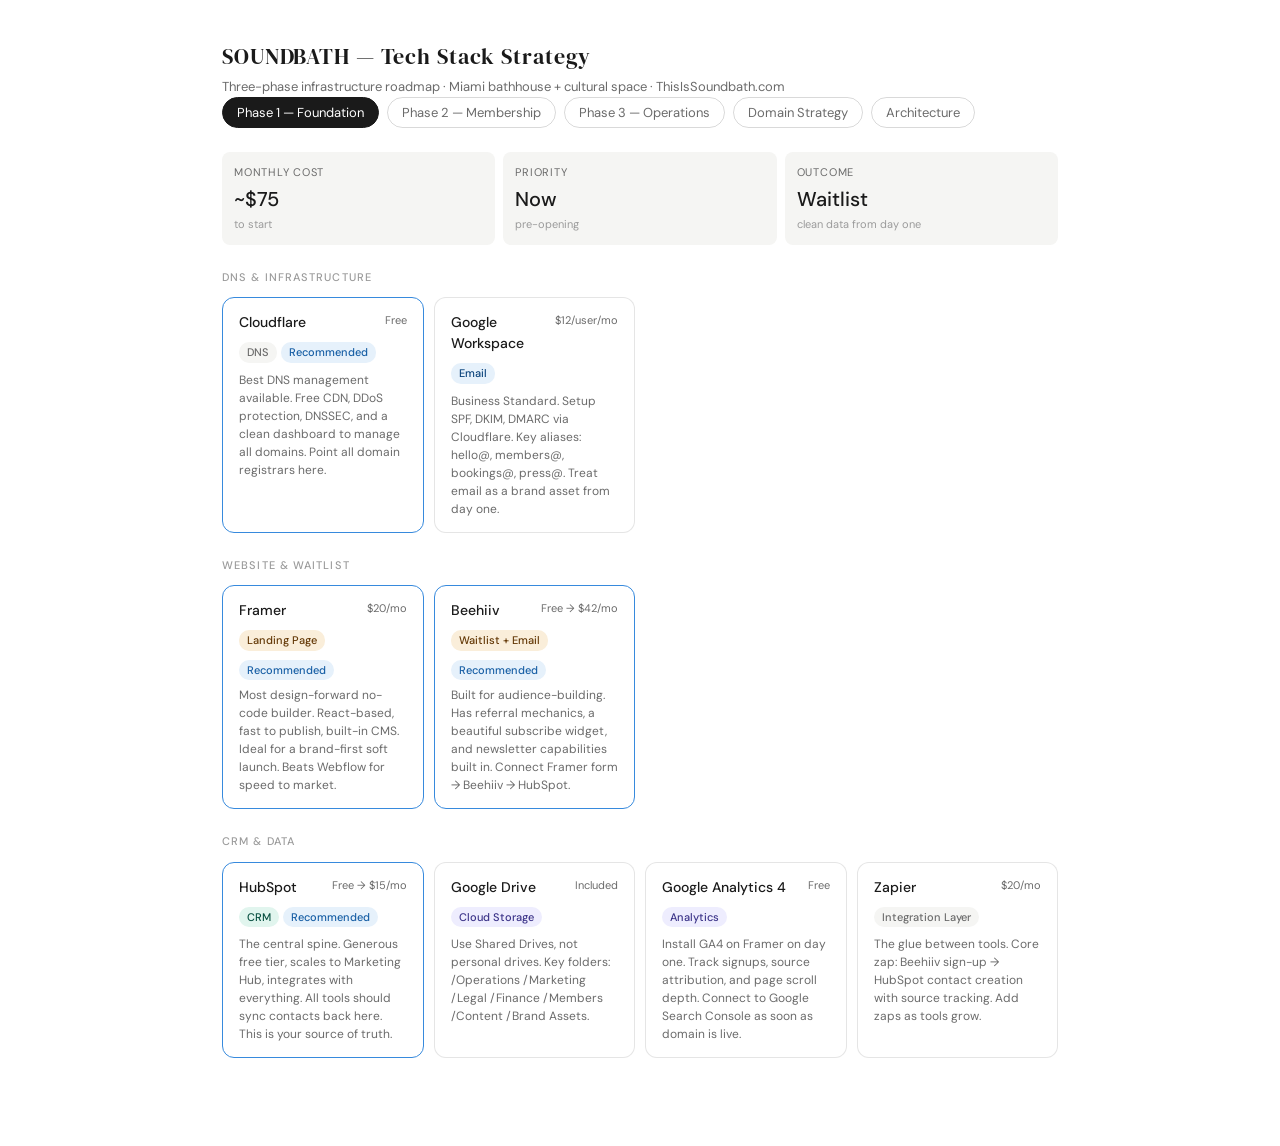
<file: soundbath_tech_stack.html>
<!DOCTYPE html>
<html lang="en">
<head>
<meta charset="UTF-8">
<meta name="viewport" content="width=device-width, initial-scale=1.0">
<title>SOUNDBATH — Tech Stack Strategy</title>
<style>
  @import url('https://fonts.googleapis.com/css2?family=DM+Serif+Display&family=DM+Sans:wght@400;500&display=swap');

  :root { --serif: 'DM Serif Display', serif; --sans: 'DM Sans', sans-serif; }
  *, *::before, *::after { box-sizing: border-box; margin: 0; padding: 0; }

  body {
    font-family: var(--sans);
    background: #fff;
    color: #1a1a1a;
    font-size: 14px;
    line-height: 1.5;
    padding: 32px;
    max-width: 900px;
    margin: 0 auto;
  }

  --color-text-primary: #1a1a1a;
  --color-text-secondary: #6b6b6b;
  --color-text-tertiary: #9b9b9b;
  --color-background-primary: #ffffff;
  --color-background-secondary: #f5f5f3;
  --color-border-tertiary: rgba(0,0,0,0.1);
  --color-border-secondary: rgba(0,0,0,0.2);
  --color-border-info: #378ADD;
  --color-background-info: #E6F1FB;
  --color-text-info: #185FA5;
  --border-radius-md: 8px;
  --border-radius-lg: 12px;

  .header { padding-bottom: 1rem; margin-bottom: 1.25rem; border-bottom: 0.5px solid rgba(0,0,0,0.1); }
  .header h1 { font-family: var(--serif); font-size: 22px; font-weight: 400; letter-spacing: 0.04em; }
  .header p { font-size: 13px; color: #6b6b6b; margin-top: 4px; }

  .phase-tabs { display: flex; gap: 8px; margin-bottom: 1.5rem; flex-wrap: wrap; }
  .tab { padding: 6px 14px; border: 0.5px solid rgba(0,0,0,0.15); border-radius: 20px; background: transparent; cursor: pointer; font-size: 13px; font-family: var(--sans); color: #6b6b6b; transition: all 0.15s; }
  .tab:hover { background: #f5f5f3; }
  .tab.active { background: #1a1a1a; color: #fff; border-color: #1a1a1a; }

  .phase-section { display: none; }
  .phase-section.active { display: block; }

  .section-label { font-size: 11px; letter-spacing: 0.1em; text-transform: uppercase; color: #9b9b9b; font-weight: 500; margin-bottom: 12px; }

  .tool-grid { display: grid; grid-template-columns: repeat(auto-fill, minmax(200px, 1fr)); gap: 10px; margin-bottom: 1.5rem; }

  .tool-card { background: #ffffff; border: 0.5px solid rgba(0,0,0,0.1); border-radius: 12px; padding: 14px 16px; cursor: pointer; transition: border-color 0.15s; }
  .tool-card:hover { border-color: rgba(0,0,0,0.2); }
  .tool-card.featured { border-color: #378ADD; border-width: 1px; }

  .tool-header { display: flex; align-items: flex-start; justify-content: space-between; gap: 8px; margin-bottom: 8px; }
  .tool-name { font-size: 14px; font-weight: 500; }
  .tool-cost { font-size: 11px; color: #6b6b6b; white-space: nowrap; }

  .tool-cat { display: inline-block; font-size: 11px; padding: 2px 8px; border-radius: 10px; margin-bottom: 8px; font-weight: 500; }
  .cat-infra { background: #f5f5f3; color: #6b6b6b; }
  .cat-email { background: #E6F1FB; color: #0C447C; }
  .cat-crm { background: #E1F5EE; color: #085041; }
  .cat-web { background: #FAEEDA; color: #633806; }
  .cat-data { background: #EEEDFE; color: #3C3489; }
  .cat-mem { background: #FAECE7; color: #712B13; }
  .cat-events { background: #EAF3DE; color: #27500A; }
  .cat-ops { background: #FBEAF0; color: #72243E; }
  .cat-rfid { background: #F1EFE8; color: #444441; }

  .rec-badge { font-size: 11px; padding: 2px 8px; border-radius: 10px; background: #E6F1FB; color: #185FA5; font-weight: 500; display: inline-block; margin-bottom: 6px; }

  .tool-desc { font-size: 12px; color: #6b6b6b; line-height: 1.5; }

  .arch-box { background: #f5f5f3; border-radius: 12px; padding: 1.25rem; margin-bottom: 1.5rem; }
  .arch-box h3 { font-size: 14px; font-weight: 500; margin-bottom: 10px; }
  .arch-flow { display: flex; align-items: center; flex-wrap: wrap; gap: 6px; margin-bottom: 10px; }
  .arch-node { background: #ffffff; border: 0.5px solid rgba(0,0,0,0.2); border-radius: 8px; padding: 5px 12px; font-size: 12px; font-weight: 500; white-space: nowrap; }
  .arch-arrow { color: #9b9b9b; font-size: 14px; }
  .arch-hub { background: #1a1a1a; color: #fff; border-color: #1a1a1a; }

  .domain-section { margin-bottom: 1.5rem; }
  .domain-item { display: flex; align-items: center; justify-content: space-between; padding: 10px 0; border-bottom: 0.5px solid rgba(0,0,0,0.08); gap: 12px; }
  .domain-item:last-child { border-bottom: none; }
  .domain-name { font-size: 13px; font-weight: 500; font-family: monospace; }
  .domain-note { font-size: 12px; color: #6b6b6b; flex: 1; text-align: right; }

  .callout { border-left: 2px solid #378ADD; padding: 10px 14px; margin-bottom: 1.25rem; border-radius: 0 8px 8px 0; background: #E6F1FB; }
  .callout p { font-size: 13px; color: #1a1a1a; line-height: 1.6; }
  .callout strong { font-weight: 500; }

  .cost-summary { display: grid; grid-template-columns: repeat(3, 1fr); gap: 8px; margin-bottom: 1.5rem; }
  .cost-card { background: #f5f5f3; border-radius: 8px; padding: 12px; }
  .cost-label { font-size: 11px; color: #6b6b6b; text-transform: uppercase; letter-spacing: 0.07em; margin-bottom: 4px; }
  .cost-val { font-size: 20px; font-weight: 500; }
  .cost-note { font-size: 11px; color: #9b9b9b; margin-top: 2px; }
</style>
</head>
<body>

<div style="font-family: var(--sans); color: #1a1a1a; padding: 0.5rem 0 2rem;">

  <div class="header">
    <h1>SOUNDBATH — Tech Stack Strategy</h1>
    <p>Three-phase infrastructure roadmap · Miami bathhouse + cultural space · ThisIsSoundbath.com</p>
  </div>

  <div class="phase-tabs">
    <button class="tab active" onclick="showPhase('p1', this)">Phase 1 — Foundation</button>
    <button class="tab" onclick="showPhase('p2', this)">Phase 2 — Membership</button>
    <button class="tab" onclick="showPhase('p3', this)">Phase 3 — Operations</button>
    <button class="tab" onclick="showPhase('domain', this)">Domain Strategy</button>
    <button class="tab" onclick="showPhase('arch', this)">Architecture</button>
  </div>

  <!-- PHASE 1 -->
  <div id="p1" class="phase-section active">
    <div class="cost-summary">
      <div class="cost-card"><div class="cost-label">Monthly cost</div><div class="cost-val">~$75</div><div class="cost-note">to start</div></div>
      <div class="cost-card"><div class="cost-label">Priority</div><div class="cost-val">Now</div><div class="cost-note">pre-opening</div></div>
      <div class="cost-card"><div class="cost-label">Outcome</div><div class="cost-val">Waitlist</div><div class="cost-note">clean data from day one</div></div>
    </div>

    <div class="section-label">DNS &amp; Infrastructure</div>
    <div class="tool-grid">
      <div class="tool-card featured">
        <div class="tool-header"><span class="tool-name">Cloudflare</span><span class="tool-cost">Free</span></div>
        <span class="tool-cat cat-infra">DNS</span>
        <div class="rec-badge">Recommended</div>
        <p class="tool-desc">Best DNS management available. Free CDN, DDoS protection, DNSSEC, and a clean dashboard to manage all domains. Point all domain registrars here.</p>
      </div>
      <div class="tool-card">
        <div class="tool-header"><span class="tool-name">Google Workspace</span><span class="tool-cost">$12/user/mo</span></div>
        <span class="tool-cat cat-email">Email</span>
        <p class="tool-desc">Business Standard. Setup SPF, DKIM, DMARC via Cloudflare. Key aliases: hello@, members@, bookings@, press@. Treat email as a brand asset from day one.</p>
      </div>
    </div>

    <div class="section-label">Website &amp; Waitlist</div>
    <div class="tool-grid">
      <div class="tool-card featured">
        <div class="tool-header"><span class="tool-name">Framer</span><span class="tool-cost">$20/mo</span></div>
        <span class="tool-cat cat-web">Landing Page</span>
        <div class="rec-badge">Recommended</div>
        <p class="tool-desc">Most design-forward no-code builder. React-based, fast to publish, built-in CMS. Ideal for a brand-first soft launch. Beats Webflow for speed to market.</p>
      </div>
      <div class="tool-card featured">
        <div class="tool-header"><span class="tool-name">Beehiiv</span><span class="tool-cost">Free → $42/mo</span></div>
        <span class="tool-cat cat-web">Waitlist + Email</span>
        <div class="rec-badge">Recommended</div>
        <p class="tool-desc">Built for audience-building. Has referral mechanics, a beautiful subscribe widget, and newsletter capabilities built in. Connect Framer form → Beehiiv → HubSpot.</p>
      </div>
    </div>

    <div class="section-label">CRM &amp; Data</div>
    <div class="tool-grid">
      <div class="tool-card featured">
        <div class="tool-header"><span class="tool-name">HubSpot</span><span class="tool-cost">Free → $15/mo</span></div>
        <span class="tool-cat cat-crm">CRM</span>
        <div class="rec-badge">Recommended</div>
        <p class="tool-desc">The central spine. Generous free tier, scales to Marketing Hub, integrates with everything. All tools should sync contacts back here. This is your source of truth.</p>
      </div>
      <div class="tool-card">
        <div class="tool-header"><span class="tool-name">Google Drive</span><span class="tool-cost">Included</span></div>
        <span class="tool-cat cat-data">Cloud Storage</span>
        <p class="tool-desc">Use Shared Drives, not personal drives. Key folders: /Operations /Marketing /Legal /Finance /Members /Content /Brand Assets.</p>
      </div>
      <div class="tool-card">
        <div class="tool-header"><span class="tool-name">Google Analytics 4</span><span class="tool-cost">Free</span></div>
        <span class="tool-cat cat-data">Analytics</span>
        <p class="tool-desc">Install GA4 on Framer on day one. Track signups, source attribution, and page scroll depth. Connect to Google Search Console as soon as domain is live.</p>
      </div>
      <div class="tool-card">
        <div class="tool-header"><span class="tool-name">Zapier</span><span class="tool-cost">$20/mo</span></div>
        <span class="tool-cat cat-infra">Integration Layer</span>
        <p class="tool-desc">The glue between tools. Core zap: Beehiiv sign-up → HubSpot contact creation with source tracking. Add zaps as tools grow.</p>
      </div>
    </div>
  </div>

  <!-- PHASE 2 -->
  <div id="p2" class="phase-section">
    <div class="cost-summary">
      <div class="cost-card"><div class="cost-label">Monthly cost</div><div class="cost-val">~$350</div><div class="cost-note">at launch</div></div>
      <div class="cost-card"><div class="cost-label">Timeline</div><div class="cost-val">6–9 mo</div><div class="cost-note">pre-opening</div></div>
      <div class="cost-card"><div class="cost-label">Outcome</div><div class="cost-val">Members</div><div class="cost-note">founding community live</div></div>
    </div>

    <div class="callout">
      <p><strong>Key decision point:</strong> Membership platform choice here affects Phase 3. Prioritize platforms with open APIs and Stripe billing so you own payment data. Avoid closed ecosystems that lock customer records.</p>
    </div>

    <div class="section-label">Membership Management</div>
    <div class="tool-grid">
      <div class="tool-card featured">
        <div class="tool-header"><span class="tool-name">Glofox</span><span class="tool-cost">~$110/mo</span></div>
        <span class="tool-cat cat-mem">Membership</span>
        <div class="rec-badge">Recommended</div>
        <p class="tool-desc">Modern, mobile-first membership management. Beautiful branded app, strong membership tier logic. Better UX than Mindbody for a premium wellness brand.</p>
      </div>
      <div class="tool-card">
        <div class="tool-header"><span class="tool-name">Stripe Billing + Memberstack</span><span class="tool-cost">% + $49/mo</span></div>
        <span class="tool-cat cat-mem">Membership</span>
        <p class="tool-desc">Custom control over billing and member portal. More dev work upfront but you own the entire data layer. Right choice if brand experience is paramount.</p>
      </div>
    </div>

    <div class="section-label">Community &amp; Events</div>
    <div class="tool-grid">
      <div class="tool-card featured">
        <div class="tool-header"><span class="tool-name">Circle.so</span><span class="tool-cost">$89/mo</span></div>
        <span class="tool-cat cat-events">Community</span>
        <div class="rec-badge">Recommended</div>
        <p class="tool-desc">Best-in-class community platform. Private spaces for founding members, event announcements, programming previews. Feels premium and exclusive — right for SOUNDBATH.</p>
      </div>
      <div class="tool-card featured">
        <div class="tool-header"><span class="tool-name">Luma</span><span class="tool-cost">Free + % for paid</span></div>
        <span class="tool-cat cat-events">Event Ticketing</span>
        <div class="rec-badge">Recommended</div>
        <p class="tool-desc">Beautiful, modern ticketing built for cultural programming. Free for free events, small % for paid. The aesthetic aligns with a cultural space. Great Miami community fit.</p>
      </div>
      <div class="tool-card">
        <div class="tool-header"><span class="tool-name">ReferralHero</span><span class="tool-cost">$49/mo</span></div>
        <span class="tool-cat cat-events">Referrals</span>
        <p class="tool-desc">Waitlist referral mechanics and founding member referral tracking. Can use Beehiiv's built-in referral features first before upgrading to this.</p>
      </div>
    </div>
  </div>

  <!-- PHASE 3 -->
  <div id="p3" class="phase-section">
    <div class="cost-summary">
      <div class="cost-card"><div class="cost-label">Monthly cost</div><div class="cost-val">Custom</div><div class="cost-note">enterprise pricing</div></div>
      <div class="cost-card"><div class="cost-label">Timeline</div><div class="cost-val">At opening</div><div class="cost-note">or 3 mo before</div></div>
      <div class="cost-card"><div class="cost-label">Outcome</div><div class="cost-val">Full ops</div><div class="cost-note">end-to-end bathhouse stack</div></div>
    </div>

    <div class="callout">
      <p><strong>Start conversations with Book4Time early.</strong> Enterprise wellness booking platforms require long procurement and onboarding cycles — 3 months minimum before opening. Same for RFID locker vendors.</p>
    </div>

    <div class="section-label">Booking &amp; Check-in</div>
    <div class="tool-grid">
      <div class="tool-card featured">
        <div class="tool-header"><span class="tool-name">Book4Time</span><span class="tool-cost">Enterprise</span></div>
        <span class="tool-cat cat-ops">Booking</span>
        <div class="rec-badge">Recommended</div>
        <p class="tool-desc">Industry standard for luxury hotel spas and wellness. Used by Four Seasons, Mandarin Oriental. Handles bookings, therapist scheduling, POS, and guest profiles. API-accessible.</p>
      </div>
      <div class="tool-card">
        <div class="tool-header"><span class="tool-name">Agilysys</span><span class="tool-cost">Enterprise</span></div>
        <span class="tool-cat cat-ops">Booking</span>
        <p class="tool-desc">Strong hotel/resort integration. Consider if partnering with a hotel property or if F&B operations are very complex. More hospitality-oriented than wellness.</p>
      </div>
    </div>

    <div class="section-label">RFID &amp; Lockers</div>
    <div class="tool-grid">
      <div class="tool-card featured">
        <div class="tool-header"><span class="tool-name">Gantner</span><span class="tool-cost">Hardware + SaaS</span></div>
        <span class="tool-cat cat-rfid">RFID / Lockers</span>
        <div class="rec-badge">Recommended</div>
        <p class="tool-desc">European spa and wellness RFID specialist. Wristband-based locker access, cashless spending throughout the facility, integrates with booking systems.</p>
      </div>
      <div class="tool-card">
        <div class="tool-header"><span class="tool-name">Ojmar</span><span class="tool-cost">Hardware + SaaS</span></div>
        <span class="tool-cat cat-rfid">RFID / Lockers</span>
        <p class="tool-desc">Spanish locker hardware specialist. Strong in wellness and gym environments. More common in US installs than Gantner. Get quotes from both and compare integration capability.</p>
      </div>
    </div>

    <div class="section-label">POS, Onboarding &amp; Analytics</div>
    <div class="tool-grid">
      <div class="tool-card">
        <div class="tool-header"><span class="tool-name">Toast</span><span class="tool-cost">$69/mo+</span></div>
        <span class="tool-cat cat-ops">POS</span>
        <p class="tool-desc">Best if F&B is a major revenue driver. Handles menu management, kitchen display, and tip flows well.</p>
      </div>
      <div class="tool-card featured">
        <div class="tool-header"><span class="tool-name">Smartwaiver</span><span class="tool-cost">$39/mo</span></div>
        <span class="tool-cat cat-ops">Waivers</span>
        <div class="rec-badge">Recommended</div>
        <p class="tool-desc">Digital waivers, health forms, and consent docs. Auto-syncs signed waivers to guest profiles. Can embed in the pre-arrival flow via booking confirmation email.</p>
      </div>
      <div class="tool-card">
        <div class="tool-header"><span class="tool-name">Persona</span><span class="tool-cost">~$0.80/verify</span></div>
        <span class="tool-cat cat-ops">ID Verification</span>
        <p class="tool-desc">Best-in-class identity verification. Handles ID + selfie match, age verification. Integrate into the pre-arrival digital onboarding flow, not at the front desk.</p>
      </div>
      <div class="tool-card">
        <div class="tool-header"><span class="tool-name">Looker Studio</span><span class="tool-cost">Free</span></div>
        <span class="tool-cat cat-data">Analytics</span>
        <p class="tool-desc">Connect Book4Time, HubSpot, and GA4 into a single operations dashboard. Free and powerful enough for early-stage analytics.</p>
      </div>
    </div>
  </div>

  <!-- DOMAIN STRATEGY -->
  <div id="domain" class="phase-section">
    <div class="callout">
      <p><strong>POV on domains:</strong> Domains are brand infrastructure, not an afterthought. The goal is protecting your name across the most likely search patterns, not collecting every TLD. Redirect all variants to your primary.</p>
    </div>

    <div class="section-label">Domain portfolio recommendation</div>
    <div class="domain-section">
      <div class="domain-item">
        <span class="domain-name">ThisIsSoundbath.com</span>
        <span class="tool-cat cat-crm" style="font-size:11px;padding:2px 8px;border-radius:10px;">Primary</span>
        <span class="domain-note">You own this — keep it as the canonical URL</span>
      </div>
      <div class="domain-item">
        <span class="domain-name">soundbath.miami</span>
        <span class="tool-cat cat-web" style="font-size:11px;padding:2px 8px;border-radius:10px;">Acquire now</span>
        <span class="domain-note">Highest priority. .miami TLD is powerful for local positioning + press</span>
      </div>
      <div class="domain-item">
        <span class="domain-name">soundbath.com</span>
        <span class="tool-cat cat-rfid" style="font-size:11px;padding:2px 8px;border-radius:10px;">Check availability</span>
        <span class="domain-note">Likely taken or expensive. Worth a WHOIS check — aftermarket if priced under $5k</span>
      </div>
      <div class="domain-item">
        <span class="domain-name">joinsoundbath.com</span>
        <span class="tool-cat cat-web" style="font-size:11px;padding:2px 8px;border-radius:10px;">Acquire now</span>
        <span class="domain-note">Great for membership CTAs. "Join Soundbath" is a natural search pattern</span>
      </div>
      <div class="domain-item">
        <span class="domain-name">soundbathmia.com</span>
        <span class="tool-cat cat-rfid" style="font-size:11px;padding:2px 8px;border-radius:10px;">Optional</span>
        <span class="domain-note">Cheap insurance. Good for Miami-specific campaigns</span>
      </div>
    </div>

    <div class="section-label" style="margin-top:1.5rem;">DNS setup</div>
    <div class="tool-grid" style="grid-template-columns: 1fr 1fr;">
      <div class="tool-card">
        <div class="tool-name" style="margin-bottom:8px;">Registrar strategy</div>
        <p class="tool-desc">Keep all domains at one registrar (Namecheap or Cloudflare Registrar). Then point all nameservers to Cloudflare DNS. Cloudflare Registrar charges at-cost — no markup.</p>
      </div>
      <div class="tool-card">
        <div class="tool-name" style="margin-bottom:8px;">Email authentication</div>
        <p class="tool-desc">Set up SPF, DKIM, and DMARC records in Cloudflare on day one. This protects deliverability and prevents email spoofing. Google Workspace walks through this — don't skip it.</p>
      </div>
    </div>
  </div>

  <!-- ARCHITECTURE -->
  <div id="arch" class="phase-section">
    <div class="callout">
      <p><strong>Core principle:</strong> HubSpot is the spine. Every tool that touches a customer should connect back to HubSpot. This ensures that when you switch any single tool, you don't lose customer history. Avoid any platform that doesn't export your contact data.</p>
    </div>

    <div class="section-label">Data flow — customer journey</div>
    <div class="arch-box">
      <h3>Phase 1 → 3 data architecture</h3>
      <div class="arch-flow">
        <span class="arch-node">Framer (website)</span>
        <span class="arch-arrow">→</span>
        <span class="arch-node">Beehiiv (waitlist)</span>
        <span class="arch-arrow">→</span>
        <span class="arch-node arch-hub">HubSpot CRM</span>
        <span class="arch-arrow">→</span>
        <span class="arch-node">Glofox (membership)</span>
      </div>
      <div class="arch-flow">
        <span class="arch-node">Luma (events)</span>
        <span class="arch-arrow">→</span>
        <span class="arch-node">Zapier</span>
        <span class="arch-arrow">→</span>
        <span class="arch-node arch-hub">HubSpot CRM</span>
        <span class="arch-arrow">→</span>
        <span class="arch-node">Book4Time (bookings)</span>
      </div>
      <div class="arch-flow">
        <span class="arch-node">Book4Time + RFID</span>
        <span class="arch-arrow">→</span>
        <span class="arch-node">Looker Studio</span>
        <span class="arch-arrow">→</span>
        <span class="arch-node">Guest analytics</span>
      </div>
    </div>

    <div class="section-label">Long-term data ownership</div>
    <div class="tool-grid" style="grid-template-columns: 1fr 1fr;">
      <div class="tool-card">
        <div class="tool-name" style="margin-bottom:8px;">Segment (later)</div>
        <p class="tool-desc">Once you have 3+ tools sending customer events, add Segment as a Customer Data Platform. All tools send events to Segment, which routes to HubSpot and any analytics tool.</p>
      </div>
      <div class="tool-card">
        <div class="tool-name" style="margin-bottom:8px;">Data portability rule</div>
        <p class="tool-desc">Before signing any contract: confirm you can export all customer data (name, email, visit history, spend) in CSV or via API. Any vendor who can't guarantee this is a risk.</p>
      </div>
    </div>
  </div>

</div>

<script>
function showPhase(id, btn) {
  document.querySelectorAll('.phase-section').forEach(el => el.classList.remove('active'));
  document.querySelectorAll('.tab').forEach(el => el.classList.remove('active'));
  document.getElementById(id).classList.add('active');
  btn.classList.add('active');
}
</script>

</body>
</html>
</file>
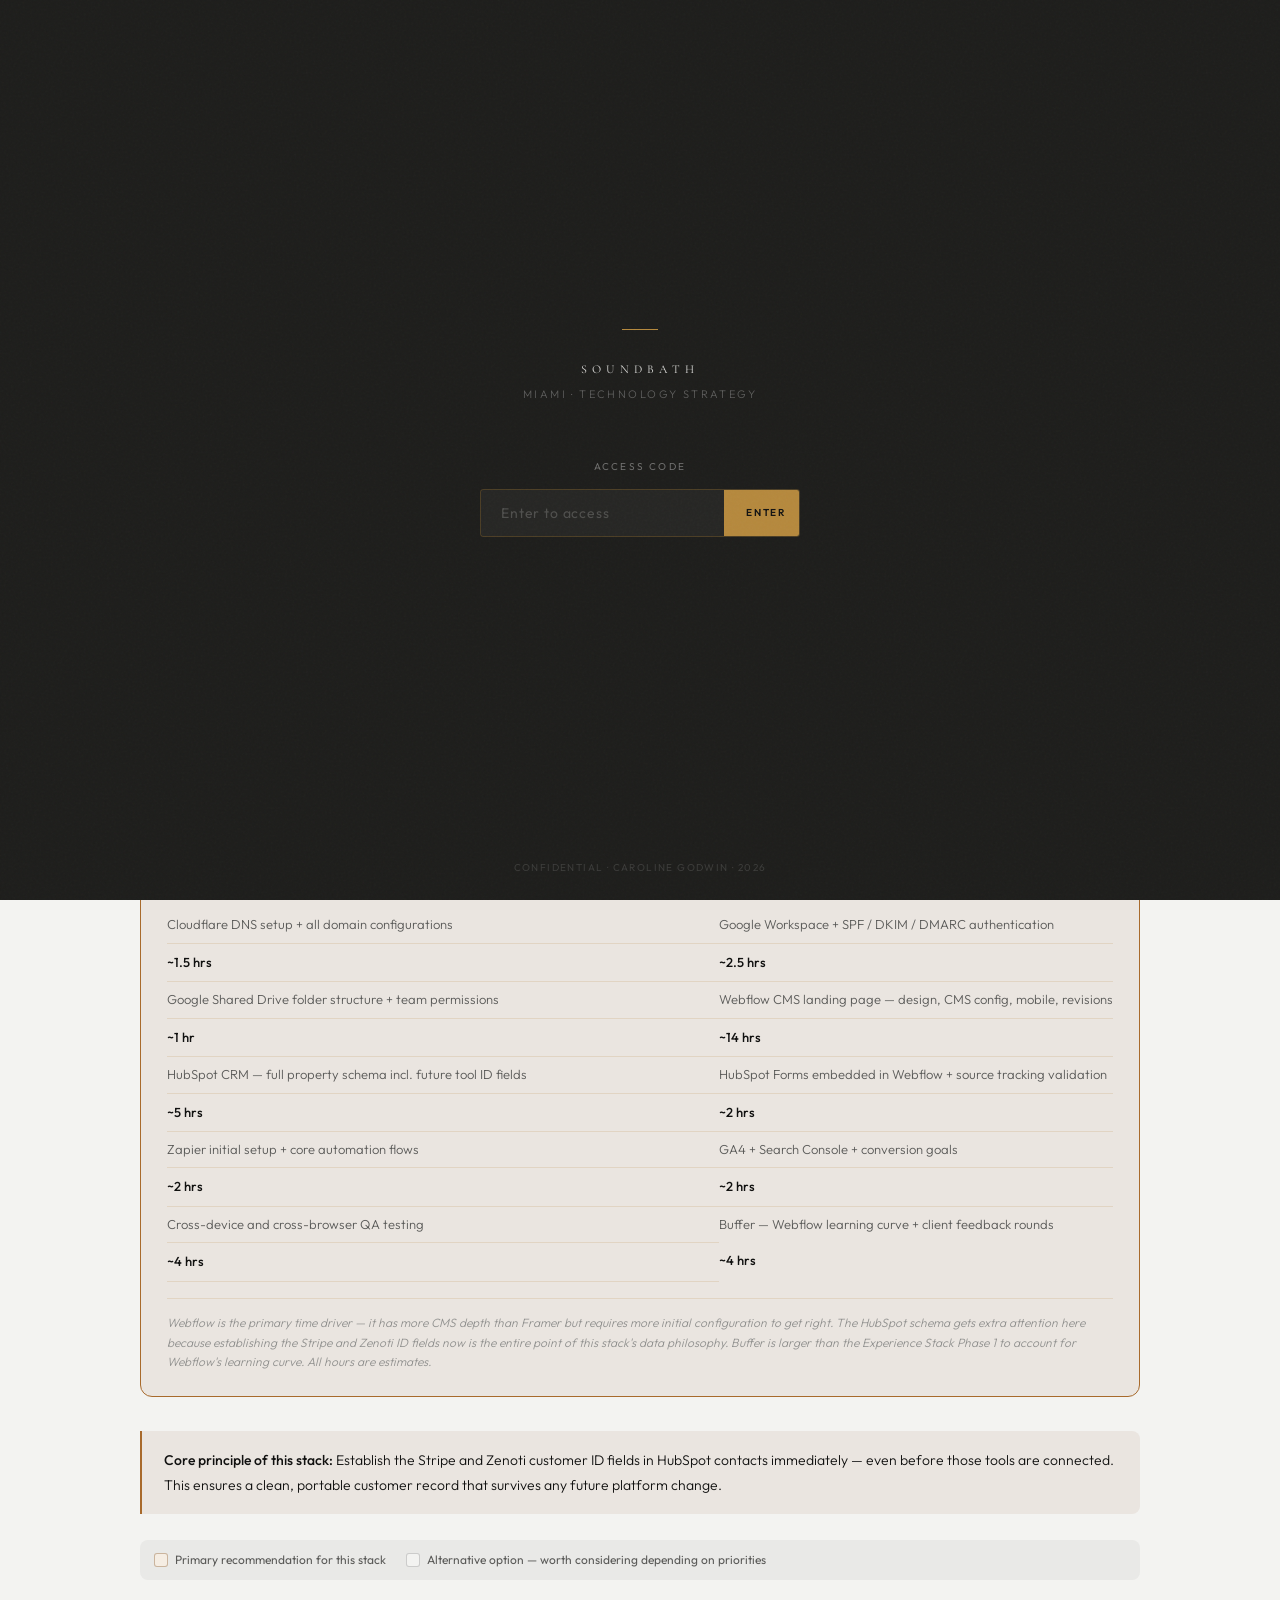
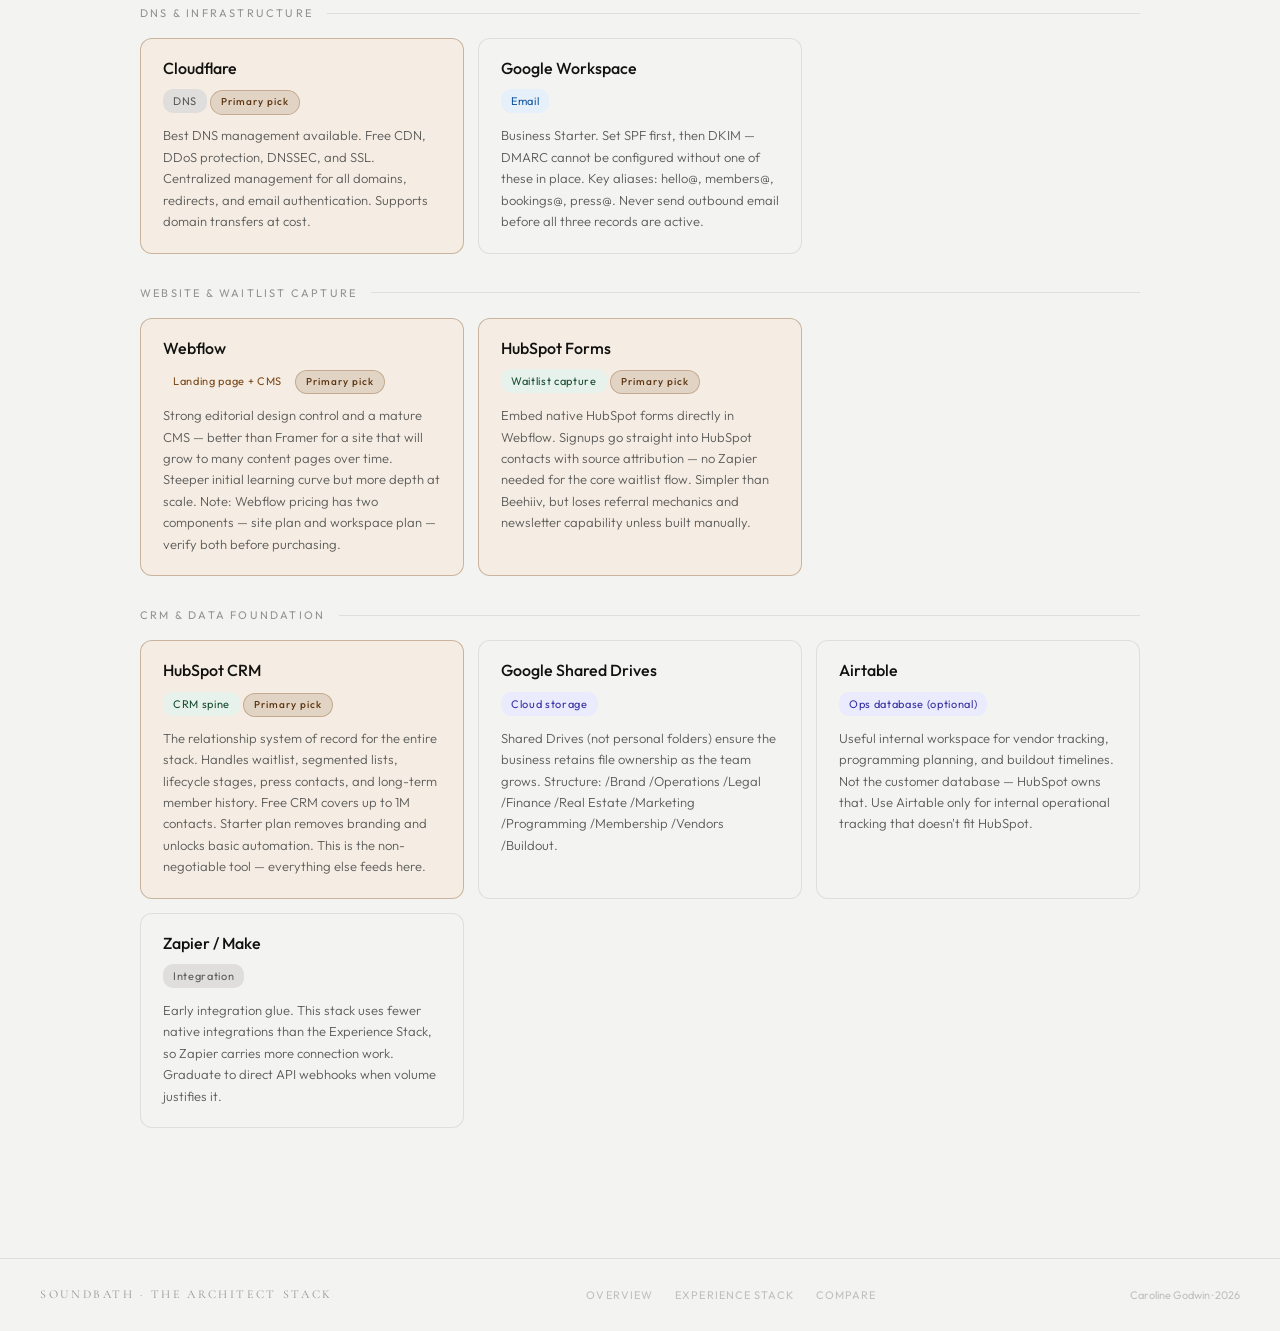
<file: stack-architect.html>
<!DOCTYPE html>
<html lang="en">
<head>
<meta charset="UTF-8">
<meta name="viewport" content="width=device-width, initial-scale=1.0">
<title>SOUNDBATH — The Architect Stack</title>
<link rel="stylesheet" href="style.css">
</head>
<body>

<div id="gate">
  <div class="gate-grain"></div>
  <div class="gate-rule"></div>
  <div class="gate-wordmark">Soundbath</div>
  <div class="gate-sub">Miami · Technology Strategy</div>
  <label class="gate-label">Access code</label>
  <div class="gate-field-wrap">
    <input class="gate-input" type="password" id="gate-input" placeholder="Enter to access" autocomplete="off"/>
    <button class="gate-btn" onclick="checkPassword()">Enter</button>
  </div>
  <div class="gate-error" id="gate-error"></div>
  <div class="gate-footer">Confidential · Caroline Godwin · 2026</div>
</div>

<nav class="site-nav" id="sitenav">
  <div class="nav-inner">
    <a class="nav-brand" href="index.html">Soundbath</a>
    <div class="nav-links">
      <a class="nav-link" href="index.html">Overview</a>
      <a class="nav-link exp-pill" href="stack-experience.html">The Experience Stack</a>
      <a class="nav-link arch-pill active" href="stack-architect.html">The Architect Stack</a>
      <a class="nav-link" href="comparison.html">Compare</a>
      <a class="nav-link" href="competitors.html">Competitors</a>
      <a class="nav-link" href="extended-comparison.html">Extended Comparison</a>
    </div>
    <button class="nav-hamburger" id="hamburger" onclick="toggleMenu()"><span></span><span></span><span></span></button>
  </div>
  <div class="nav-mobile-menu" id="mobilemenu">
    <a class="nav-link" href="index.html">Overview</a>
    <a class="nav-link" href="stack-experience.html">The Experience Stack</a>
    <a class="nav-link active" href="stack-architect.html">The Architect Stack</a>
    <a class="nav-link" href="comparison.html">Compare Both</a>
    <a class="nav-link" href="competitors.html">Competitors</a>
    <a class="nav-link" href="extended-comparison.html">Extended Comparison</a>
  </div>
</nav>

<div class="page-wrap">

  <div class="page-hero fade-up">
    <div class="page-hero-eyebrow">Strategy 2 of 2 · Data-ownership approach</div>
    <h1>The <em>Architect</em> Stack</h1>
    <p class="page-hero-desc">A modular architecture where HubSpot owns the customer relationship, Stripe owns billing, and Zenoti owns operations — designed for a social-forward bathhouse that wants to own its customer data at every layer and integrate smoothly as the stack grows. More configuration upfront than the Experience Stack, but the data architecture survives any platform change.</p>
    <div class="page-hero-tags">
      <span class="tag tag-arch">Maximum data control</span>
      <span class="tag tag-arch">Modular design</span>
      <span class="tag tag-arch">Developer-led</span>
      <span class="tag tag-neutral">Longer initial setup</span>
      <span class="tag tag-gold">◷ ~175 hrs estimated total</span>
    </div>
  </div>

  <div class="tab-bar fade-up">
    <button class="tab-btn active" onclick="showTab('p1',this)">Phase 1 — Foundation</button>
      <button class="tab-btn" onclick="showTab('p2',this)">Phase 2 — Membership</button>
      <button class="tab-btn" onclick="showTab('p3',this)">Phase 3 — Operations</button>
      <button class="tab-btn" onclick="showTab('domain',this)">Domain Strategy</button>
      <button class="tab-btn" onclick="showTab('arch',this)">Architecture</button>
  </div>

  <!-- PHASE 1 -->
  <div id="p1" class="tab-pane active">
    <div class="cost-row">
      <div class="cost-card"><div class="cost-card-label">Est. timeline to live</div><div class="cost-card-val">2–3 wks</div><div class="cost-card-note">to a live waitlist page</div></div>
      <div class="cost-card"><div class="cost-card-label">Phase 1 estimate</div><div class="cost-card-val" style="color:var(--arch-mid)">~38 hrs</div><div class="cost-card-note">implementation hours</div></div>
      <div class="cost-card"><div class="cost-card-label">Outcome</div><div class="cost-card-val">Waitlist</div><div class="cost-card-note">portable, future-proof data</div></div>
    </div>

    <div class="hours-box" style="border-color:var(--arch-mid);background:var(--arch-lt)">
      <div class="hours-box-header">
        <div class="hours-box-title" style="color:var(--arch)">Phase 1 — Estimated Implementation Hours</div>
        <div class="hours-total">~38 hrs <span>estimated</span></div>
      </div>
      <div class="hours-grid">
        <div class="hours-row"><div class="hours-task">Cloudflare DNS setup + all domain configurations</div><div class="hours-val">~1.5 hrs</div></div>
        <div class="hours-row"><div class="hours-task">Google Workspace + SPF / DKIM / DMARC authentication</div><div class="hours-val">~2.5 hrs</div></div>
        <div class="hours-row"><div class="hours-task">Google Shared Drive folder structure + team permissions</div><div class="hours-val">~1 hr</div></div>
        <div class="hours-row"><div class="hours-task">Webflow CMS landing page — design, CMS config, mobile, revisions</div><div class="hours-val">~14 hrs</div></div>
        <div class="hours-row"><div class="hours-task">HubSpot CRM — full property schema incl. future tool ID fields</div><div class="hours-val">~5 hrs</div></div>
        <div class="hours-row"><div class="hours-task">HubSpot Forms embedded in Webflow + source tracking validation</div><div class="hours-val">~2 hrs</div></div>
        <div class="hours-row"><div class="hours-task">Zapier initial setup + core automation flows</div><div class="hours-val">~2 hrs</div></div>
        <div class="hours-row"><div class="hours-task">GA4 + Search Console + conversion goals</div><div class="hours-val">~2 hrs</div></div>
        <div class="hours-row"><div class="hours-task">Cross-device and cross-browser QA testing</div><div class="hours-val">~4 hrs</div></div>
        <div class="hours-row"><div class="hours-task">Buffer — Webflow learning curve + client feedback rounds</div><div class="hours-val">~4 hrs</div></div>
      </div>
      <div class="hours-note">Webflow is the primary time driver — it has more CMS depth than Framer but requires more initial configuration to get right. The HubSpot schema gets extra attention here because establishing the Stripe and Zenoti ID fields now is the entire point of this stack's data philosophy. Buffer is larger than the Experience Stack Phase 1 to account for Webflow's learning curve. All hours are estimates.</div>
    </div>

    <div class="callout callout-amber">
      <p><strong>Core principle of this stack:</strong> Establish the Stripe and Zenoti customer ID fields in HubSpot contacts immediately — even before those tools are connected. This ensures a clean, portable customer record that survives any future platform change.</p>
    </div>

    <div class="card-legend">
      <div class="card-legend-item"><div class="legend-swatch legend-swatch-arch"></div><span>Primary recommendation for this stack</span></div>
      <div class="card-legend-item"><div class="legend-swatch legend-swatch-plain"></div><span>Alternative option — worth considering depending on priorities</span></div>
    </div>

    <div class="section-label">DNS &amp; infrastructure</div>
    <div class="tool-grid">
      <div class="tool-card rec-arch">
        <div class="tool-name">Cloudflare</div>
        <span class="tool-cat cat-infra">DNS</span>&nbsp;<span class="tag tag-rec-arch" style="font-size:10px;padding:3px 10px">Primary pick</span>
        <p class="tool-desc">Best DNS management available. Free CDN, DDoS protection, DNSSEC, and SSL. Centralized management for all domains, redirects, and email authentication. Supports domain transfers at cost.</p>
      </div>
      <div class="tool-card">
        <div class="tool-name">Google Workspace</div>
        <span class="tool-cat cat-email">Email</span>
        <p class="tool-desc">Business Starter. Set SPF first, then DKIM — DMARC cannot be configured without one of these in place. Key aliases: hello@, members@, bookings@, press@. Never send outbound email before all three records are active.</p>
      </div>
    </div>

    <div class="section-label">Website &amp; waitlist capture</div>
    <div class="tool-grid">
      <div class="tool-card rec-arch">
        <div class="tool-name">Webflow</div>
        <span class="tool-cat cat-web">Landing page + CMS</span>&nbsp;<span class="tag tag-rec-arch" style="font-size:10px;padding:3px 10px">Primary pick</span>
        <p class="tool-desc">Strong editorial design control and a mature CMS — better than Framer for a site that will grow to many content pages over time. Steeper initial learning curve but more depth at scale. Note: Webflow pricing has two components — site plan and workspace plan — verify both before purchasing.</p>
      </div>
      <div class="tool-card rec-arch">
        <div class="tool-name">HubSpot Forms</div>
        <span class="tool-cat cat-crm">Waitlist capture</span>&nbsp;<span class="tag tag-rec-arch" style="font-size:10px;padding:3px 10px">Primary pick</span>
        <p class="tool-desc">Embed native HubSpot forms directly in Webflow. Signups go straight into HubSpot contacts with source attribution — no Zapier needed for the core waitlist flow. Simpler than Beehiiv, but loses referral mechanics and newsletter capability unless built manually.</p>
      </div>
    </div>

    <div class="section-label">CRM &amp; data foundation</div>
    <div class="tool-grid">
      <div class="tool-card rec-arch">
        <div class="tool-name">HubSpot CRM</div>
        <span class="tool-cat cat-crm">CRM spine</span>&nbsp;<span class="tag tag-rec-arch" style="font-size:10px;padding:3px 10px">Primary pick</span>
        <p class="tool-desc">The relationship system of record for the entire stack. Handles waitlist, segmented lists, lifecycle stages, press contacts, and long-term member history. Free CRM covers up to 1M contacts. Starter plan removes branding and unlocks basic automation. This is the non-negotiable tool — everything else feeds here.</p>
      </div>
      <div class="tool-card">
        <div class="tool-name">Google Shared Drives</div>
        <span class="tool-cat cat-data">Cloud storage</span>
        <p class="tool-desc">Shared Drives (not personal folders) ensure the business retains file ownership as the team grows. Structure: /Brand /Operations /Legal /Finance /Real Estate /Marketing /Programming /Membership /Vendors /Buildout.</p>
      </div>
      <div class="tool-card">
        <div class="tool-name">Airtable</div>
        <span class="tool-cat cat-data">Ops database (optional)</span>
        <p class="tool-desc">Useful internal workspace for vendor tracking, programming planning, and buildout timelines. Not the customer database — HubSpot owns that. Use Airtable only for internal operational tracking that doesn't fit HubSpot.</p>
      </div>
      <div class="tool-card">
        <div class="tool-name">Zapier / Make</div>
        <span class="tool-cat cat-infra">Integration</span>
        <p class="tool-desc">Early integration glue. This stack uses fewer native integrations than the Experience Stack, so Zapier carries more connection work. Graduate to direct API webhooks when volume justifies it.</p>
      </div>
    </div>
  </div>

  <!-- PHASE 2 -->
  <div id="p2" class="tab-pane">
    <div class="cost-row">
      <div class="cost-card"><div class="cost-card-label">Est. timeline</div><div class="cost-card-val">6–9 mo</div><div class="cost-card-note">before opening day</div></div>
      <div class="cost-card"><div class="cost-card-label">Phase 2 estimate</div><div class="cost-card-val" style="color:var(--arch-mid)">~52 hrs</div><div class="cost-card-note">implementation hours</div></div>
      <div class="cost-card"><div class="cost-card-label">Outcome</div><div class="cost-card-val">Members</div><div class="cost-card-note">billing fully portable</div></div>
    </div>

    <div class="hours-box" style="border-color:var(--arch-mid);background:var(--arch-lt)">
      <div class="hours-box-header">
        <div class="hours-box-title" style="color:var(--arch)">Phase 2 — Estimated Implementation Hours</div>
        <div class="hours-total">~52 hrs <span>estimated</span></div>
      </div>
      <div class="hours-grid">
        <div class="hours-row"><div class="hours-task">Stripe Billing — subscription products, pricing tiers, promo codes</div><div class="hours-val">~10 hrs</div></div>
        <div class="hours-row"><div class="hours-task">Stripe webhook configuration + HubSpot contact sync</div><div class="hours-val">~6 hrs</div></div>
        <div class="hours-row"><div class="hours-task">Stripe member portal styling + founding member UX flow</div><div class="hours-val">~4 hrs</div></div>
        <div class="hours-row"><div class="hours-task">HubSpot automation sequences + lifecycle logic + email templates</div><div class="hours-val">~8 hrs</div></div>
        <div class="hours-row"><div class="hours-task">Eventbrite setup + API webhooks + HubSpot sync via Zapier</div><div class="hours-val">~6 hrs</div></div>
        <div class="hours-row"><div class="hours-task">Zapier flows — Stripe → HubSpot, Eventbrite → HubSpot</div><div class="hours-val">~4 hrs</div></div>
        <div class="hours-row"><div class="hours-task">End-to-end billing flow testing (subscribe → webhook → CRM sync)</div><div class="hours-val">~8 hrs</div></div>
        <div class="hours-row"><div class="hours-task">Buffer — Stripe config complexity + client review rounds</div><div class="hours-val">~6 hrs</div></div>
      </div>
      <div class="hours-note">Stripe is the core complexity driver here. Webhook configuration and the HubSpot sync combined require real developer work — these are not plug-and-play. The testing allocation is non-negotiable: billing logic failures are invisible until a real customer hits an edge case. Buffer accounts for Stripe's documentation density and any client-requested changes to membership tier structure. All hours are estimates.</div>
    </div>

    <div class="callout callout-amber">
      <p><strong>The billing advantage:</strong> Stripe is the most portable billing layer available. Founding member payment history, subscription logic, and customer IDs live independently of Zenoti or any future ops platform. If any other platform is replaced at Phase 3, billing continuity is fully protected.</p>
    </div>

    <div class="section-label">Membership billing</div>
    <div class="tool-grid">
      <div class="tool-card rec-arch">
        <div class="tool-name">Stripe Billing</div>
        <span class="tool-cat cat-billing">Billing platform</span>&nbsp;<span class="tag tag-rec-arch" style="font-size:10px;padding:3px 10px">Primary pick</span>
        <p class="tool-desc">Source of truth for recurring memberships, stored payment methods, promo codes, and founding offers. Stripe's subscription model scales without architectural changes. Billing history is fully portable — stays with Stripe regardless of which ops platform is chosen at Phase 3. Requires real developer configuration — not a plug-and-play solution.</p>
      </div>
      <div class="tool-card">
        <div class="tool-name">HubSpot (member layer)</div>
        <span class="tool-cat cat-crm">Member CRM</span>
        <p class="tool-desc">Member lifecycle management, engagement segmentation, referral tracking, and all communications live in HubSpot. Stripe feeds billing events here via webhook. The architectural key: billing in Stripe, relationships in HubSpot — neither depends on the other.</p>
      </div>
    </div>

    <div class="section-label">Events &amp; programming</div>
    <div class="tool-grid">
      <div class="tool-card rec-arch">
        <div class="tool-name">Eventbrite</div>
        <span class="tool-cat cat-events">Event ticketing</span>&nbsp;<span class="tag tag-dark" style="font-size:11px;padding:3px 10px">Primary recommendation</span>
        <p class="tool-desc">Mature API and webhook model with strong operational defaults. Eventbrite's marketplace exposes SOUNDBATH events to millions of potential attendees. Better long-term data infrastructure and HubSpot integration path. Right choice if operational maturity matters more than social aesthetics.</p>
      </div>
      <div class="tool-card">
        <div class="tool-name">Luma</div>
        <span class="tool-cat cat-events">Event ticketing (alternative)</span>
        <p class="tool-desc">Social-first and a better fit for Miami's creative scene. Lower blended fees than Eventbrite at comparable volume. Consider if brand aesthetics and community discovery matter more than API depth. The Architect Stack can swap Eventbrite for Luma without changing the rest of the architecture. See the comparison page for the full breakdown.</p>
      </div>
    </div>

    <div class="section-label">Community</div>
    <div class="tool-grid">
      <div class="tool-card caution">
        <div class="tool-name">HubSpot email sequences</div>
        <span class="tool-cat cat-crm">Community communications</span>
        <p class="tool-desc">Automated email sequences, segmented lists, and lifecycle-based messaging form the community layer in this stack. Functional and efficient — but one-directional. Members receive information, they don't participate in discussions.</p>
        <p class="tool-warning">⚠ For a brand built on social immersion, the absence of Circle.so limits the pre-opening community story. Adding Circle.so doesn't break the Architect Stack's data model — it sits alongside HubSpot and Stripe without replacing either. Strongly consider including it.</p>
      </div>
      <div class="tool-card">
        <div class="tool-name">Circle.so (optional add)</div>
        <span class="tool-cat cat-events">Community platform (optional)</span>
        <p class="tool-desc">Circle.so can sit alongside HubSpot and Stripe without architectural conflict. Sync Circle membership events to HubSpot via Zapier. A transaction fee applies to payments processed through Circle — plan membership payment flows accordingly. For SOUNDBATH's social brand positioning, this is worth serious consideration even in the Architect Stack.</p>
      </div>
    </div>

    <div class="section-label">Referral-to-booking pipeline</div>
    <div class="callout callout-amber">
      <p>The original brief specifically calls out a "referral / guest booking system" — meaning a flow where a referred person can not only join the waitlist but book a visit or founding membership directly. In this stack, the referral mechanics and the booking endpoint are handled separately, which gives more flexibility but requires deliberate wiring.</p>
    </div>
    <div class="tool-grid">
        <p class="tool-desc">Referral source is captured at the point of contact creation in HubSpot — via a UTM-tagged landing page link or a unique referral code embedded in the URL. Every referred contact has a clear source attribution from day one. This is the cleanest referral tracking approach available without a dedicated referral platform.</p>
      </div>
      <div class="tool-card">
        <div class="tool-name" style="margin-bottom:8px">Stripe referral-to-booking</div>
        <p class="tool-desc">A referred person follows a referral link to a Stripe-powered membership checkout or an Eventbrite/Luma booking page. Stripe promo codes can give referred users a discount or trial offer — this is the booking endpoint. Stripe logs the conversion, a webhook fires to HubSpot, and the referral chain is closed in the CRM. No dedicated referral platform needed in early stages.</p>
      </div>
    </div>
  </div>

  <!-- PHASE 3 -->
  <div id="p3" class="tab-pane">
    <div class="cost-row">
      <div class="cost-card"><div class="cost-card-label">Start conversations</div><div class="cost-card-val">Now</div><div class="cost-card-note">3–4 month procurement cycle</div></div>
      <div class="cost-card"><div class="cost-card-label">Phase 3 estimate</div><div class="cost-card-val" style="color:var(--arch-mid)">~85 hrs</div><div class="cost-card-note">implementation hours</div></div>
      <div class="cost-card"><div class="cost-card-label">Go live</div><div class="cost-card-val">Opening</div><div class="cost-card-note">or 3 months before</div></div>
    </div>

    <div class="hours-box" style="border-color:var(--arch-mid);background:var(--arch-lt)">
      <div class="hours-box-header">
        <div class="hours-box-title" style="color:var(--arch)">Phase 3 — Estimated Implementation Hours</div>
        <div class="hours-total">~85 hrs <span>estimated</span></div>
      </div>
      <div class="hours-grid">
        <div class="hours-row"><div class="hours-task">Zenoti onboarding + booking engine + staff and service configuration</div><div class="hours-val">~20 hrs</div></div>
        <div class="hours-row"><div class="hours-task">Stripe ↔ Zenoti payment rail mapping + POS compatibility testing</div><div class="hours-val">~8 hrs</div></div>
        <div class="hours-row"><div class="hours-task">RFID vendor integration + locker programming + facility testing</div><div class="hours-val">~16 hrs</div></div>
        <div class="hours-row"><div class="hours-task">Smartwaiver / Persona pre-arrival flow integration</div><div class="hours-val">~6 hrs</div></div>
        <div class="hours-row"><div class="hours-task">Looker Studio dashboard — Zenoti + HubSpot + Stripe + GA4</div><div class="hours-val">~10 hrs</div></div>
        <div class="hours-row"><div class="hours-task">Full operational walkthrough testing (booking → check-in → POS)</div><div class="hours-val">~15 hrs</div></div>
        <div class="hours-row"><div class="hours-task">Buffer — Stripe/Zenoti POS mapping complexity + hardware variables</div><div class="hours-val">~10 hrs</div></div>
      </div>
      <div class="hours-note">Zenoti's onboarding is more complex for a first-time implementation — ~20 hrs reflects vendor-guided configuration sessions and the initial deep-dive. The Stripe ↔ Zenoti POS mapping is the unique complexity of the Architect Stack at Phase 3 — this integration path needs to be confirmed early in the Zenoti procurement process. The 10-hr buffer is intentional: POS + RFID + booking integrations rarely go exactly to plan. All hours are estimates.</div>
    </div>

    <div style="background:var(--bg2);border:.5px solid var(--bdr);border-radius:var(--r-md);padding:18px 22px;margin-bottom:30px;display:flex;align-items:center;justify-content:space-between;flex-wrap:wrap;gap:12px">
      <div>
        <div style="font-size:10px;letter-spacing:.16em;text-transform:uppercase;color:var(--subtle);margin-bottom:5px">Architect Stack — total estimated hours</div>
        <div style="font-family:var(--serif);font-size:30px;font-weight:300;color:var(--ink)">~175 hrs <span style="font-size:14px;font-family:var(--sans);color:var(--muted)">across Phase 1 + 2 + 3</span></div>
      </div>
      <div style="text-align:right">
        <div style="font-size:10px;letter-spacing:.16em;text-transform:uppercase;color:var(--subtle);margin-bottom:5px">See comparison for breakdown</div>
        <a href="comparison.html" style="font-size:13px;color:var(--arch);text-decoration:underline;text-underline-offset:3px;font-weight:500">View side-by-side →</a>
      </div>
    </div>

    <div class="callout callout-warn">
      <p><strong>RFID is a separate hardware workstream.</strong> Evaluate RFID vendors independently once the physical site layout is confirmed. Do not commit before site selection — both Gantner and Ojmar need site walkthroughs before quoting. Hardware choices depend on building constraints.</p>
    </div>

    <div class="section-label">Booking &amp; operations</div>
    <div class="tool-grid">
      <div class="tool-card rec-arch">
        <div class="tool-name">Zenoti</div>
        <span class="tool-cat cat-ops">Booking + operations</span>&nbsp;<span class="tag tag-rec-arch" style="font-size:10px;padding:3px 10px">Primary pick</span>
        <p class="tool-desc">Full operational layer for a luxury wellness business — memberships, online booking, POS, service and consent forms, guest profiles, and spa depth. More modern API than Book4Time with cleaner HubSpot and Stripe integration paths. Used by MGM Resort Spa and large multi-location wellness chains. Confirm full data export capability before signing any contract.</p>
      </div>
      <div class="tool-card">
        <div class="tool-name">Stripe (POS mapping)</div>
        <span class="tool-cat cat-billing">Payments</span>
        <p class="tool-desc">Evaluate Stripe payment rail and POS mapping to Zenoti during the implementation engagement. Confirm compatibility early in the Zenoti procurement process — this is the most complex integration in the Architect Stack and needs to be resolved before contracts are signed.</p>
      </div>
    </div>

    <div class="section-label">RFID, onboarding &amp; analytics</div>
    <div class="tool-grid">
      <div class="tool-card">
        <div class="tool-name">RFID vendor — TBD</div>
        <span class="tool-cat cat-rfid">RFID / lockers</span>
        <p class="tool-desc">Evaluate Gantner and Ojmar after the physical site and locker layout are confirmed. Both require site walkthroughs before quoting. Get quotes from both — hardware choices depend on building constraints that can't be known before site selection.</p>
      </div>
      <div class="tool-card">
        <div class="tool-name">Smartwaiver</div>
        <span class="tool-cat cat-ops">Waivers</span>
        <p class="tool-desc">Digital waivers and health intake forms if Zenoti's native form workflows don't fully cover requirements. Evaluate Zenoti forms first — they may be sufficient without a separate tool, which reduces integration surface area.</p>
      </div>
      <div class="tool-card">
        <div class="tool-name">Persona</div>
        <span class="tool-cat cat-ops">ID verification</span>
        <p class="tool-desc">Best-in-class identity verification for age confirmation and ID matching. Integrate into the pre-arrival flow, not at the front desk. Pay-per-verification model keeps cost proportional to actual usage.</p>
      </div>
      <div class="tool-card">
        <div class="tool-name">Looker Studio</div>
        <span class="tool-cat cat-data">Analytics</span>
        <p class="tool-desc">Connect Zenoti, HubSpot, Stripe, and GA4 into one unified ops dashboard. Free and sufficient for early-stage analytics. The three-system ownership model gives richer analytics inputs than a bundled platform would.</p>
      </div>
    </div>
  </div>

  <!-- DOMAIN -->
  <div id="domain" class="tab-pane">
    <div class="callout callout-dark">
      <p><strong>Domain philosophy:</strong> Buy defensively, pick one canonical URL, 301 redirect everything else. Fragmented brand strategy across multiple active domains reduces SEO authority and confuses members. One URL, defended by redirects from all variants.</p>
    </div>
    <div class="section-label">Recommended domain portfolio</div>
    <div class="domain-table">
      <div class="domain-row"><span class="domain-name">ThisIsSoundbath.com</span><span class="tag tag-green">Primary — already owned</span><span class="domain-note">Keep as canonical URL. All others 301 redirect here.</span></div>
      <div class="domain-row"><span class="domain-name">soundbath.miami</span><span class="tag tag-warn">Acquire now</span><span class="domain-note">Highest priority — .miami TLD is strong for local press and location-based SEO.</span></div>
      <div class="domain-row"><span class="domain-name">soundbathmiami.com</span><span class="tag tag-warn">Acquire now (if available)</span><span class="domain-note">Most predictable search pattern — what most people will type first.</span></div>
      <div class="domain-row"><span class="domain-name">soundbath.club</span><span class="tag tag-neutral">Recommended</span><span class="domain-note">Strong membership connotation. Good for member-facing communications and campaigns.</span></div>
      <div class="domain-row"><span class="domain-name">Common typo variants</span><span class="tag tag-neutral">Optional</span><span class="domain-note">Cheap defensive registrations only. Never actively used or promoted.</span></div>
    </div>
    <div class="two-col" style="margin-top:24px">
      <div class="tool-card"><div class="tool-name" style="margin-bottom:9px">Registrar strategy</div><p class="tool-desc">Consolidate at Cloudflare Registrar (at-cost pricing, no markup) or Namecheap. Point all nameservers to Cloudflare DNS for centralized management, redirects, and SSL.</p></div>
      <div class="tool-card"><div class="tool-name" style="margin-bottom:9px">Email authentication order</div><p class="tool-desc">SPF first, then DKIM — DMARC depends on at least one. All records in Cloudflare DNS. Never send outbound email before all three are active. Poor authentication causes deliverability failures that are difficult to reverse.</p></div>
    </div>
  </div>

  <!-- ARCHITECTURE (no schema) -->
  <div id="arch" class="tab-pane">
    <div class="callout callout-amber">
      <p><strong>The three-system ownership model:</strong> HubSpot owns the master relationship record. Stripe owns the billing relationship. Zenoti owns operational visit and service records. Changing any one platform doesn't compromise the customer relationship in the other two — this is the fundamental advantage of this architecture.</p>
    </div>
    <div class="arch-box">
      <div class="arch-box-label">Data flow — customer journey across all three phases</div>
      <div class="arch-flow">
        <span class="arch-flow-label">Phase 1 — Waitlist</span>
        <span class="arch-node">Webflow</span><span class="arch-arrow">→</span>
        <span class="arch-node">HubSpot Forms</span><span class="arch-arrow">→</span>
        <span class="arch-node arch-hub">HubSpot CRM</span><span class="arch-arrow">→</span>
        <span class="arch-node arch-stripe">Stripe Billing</span>
      </div>
      <div class="arch-flow">
        <span class="arch-flow-label">Phase 2 — Events</span>
        <span class="arch-node">Eventbrite / Luma</span><span class="arch-arrow">→</span>
        <span class="arch-node">Zapier / Make</span><span class="arch-arrow">→</span>
        <span class="arch-node arch-hub">HubSpot CRM</span><span class="arch-arrow">→</span>
        <span class="arch-node arch-zenoti">Zenoti (ops)</span>
      </div>
      <div class="arch-flow">
        <span class="arch-flow-label">Phase 3 — Analytics</span>
        <span class="arch-node">Zenoti + Stripe</span><span class="arch-arrow">→</span>
        <span class="arch-node">Looker Studio</span><span class="arch-arrow">→</span>
        <span class="arch-node">Revenue + guest analytics</span>
      </div>
    </div>
    <div class="callout callout-gold" style="margin-top:0">
      <p>The HubSpot contact record should be built to accommodate every tool added in Phases 2 and 3. Define fields for source attribution, membership status, press and VIP flags, and unique customer IDs for Stripe and Zenoti from day one — even before those tools are live. This prevents the data cleanup work that's otherwise inevitable when systems are bolted on after the fact.</p>
    </div>
  </div>

</div>

<footer class="site-footer">
  <div class="footer-brand">Soundbath · The Architect Stack</div>
  <div class="footer-links">
    <a class="footer-link" href="index.html">Overview</a>
    <a class="footer-link" href="stack-experience.html">Experience Stack</a>
    <a class="footer-link" href="comparison.html">Compare</a>
  </div>
  <div class="footer-copy">Caroline Godwin · 2026</div>
</footer>

<script>
const PASS='MiamiFL';
function checkPassword(){const v=document.getElementById('gate-input').value,e=document.getElementById('gate-error');if(v===PASS){sessionStorage.setItem('sb_auth','1');document.getElementById('gate').classList.add('hidden');e.textContent=''}else{e.textContent='Incorrect access code.';document.getElementById('gate-input').value='';document.getElementById('gate-input').focus()}}
document.getElementById('gate-input').addEventListener('keydown',e=>{if(e.key==='Enter')checkPassword()});
if(sessionStorage.getItem('sb_auth')==='1')document.getElementById('gate').classList.add('hidden');
window.addEventListener('scroll',()=>document.getElementById('sitenav').classList.toggle('scrolled',window.scrollY>20));
function toggleMenu(){document.getElementById('hamburger').classList.toggle('open');document.getElementById('mobilemenu').classList.toggle('open')}
function showTab(id,btn){document.querySelectorAll('.tab-pane').forEach(p=>p.classList.remove('active'));document.querySelectorAll('.tab-btn').forEach(b=>b.classList.remove('active'));document.getElementById(id).classList.add('active');btn.classList.add('active')}
const obs=new IntersectionObserver(entries=>{entries.forEach(e=>{if(e.isIntersecting){e.target.classList.add('visible');obs.unobserve(e.target)}})},{threshold:0.1,rootMargin:'0px 0px -40px 0px'});
document.querySelectorAll('.fade-up').forEach(el=>obs.observe(el));
</script>
</body>
</html>
</file>
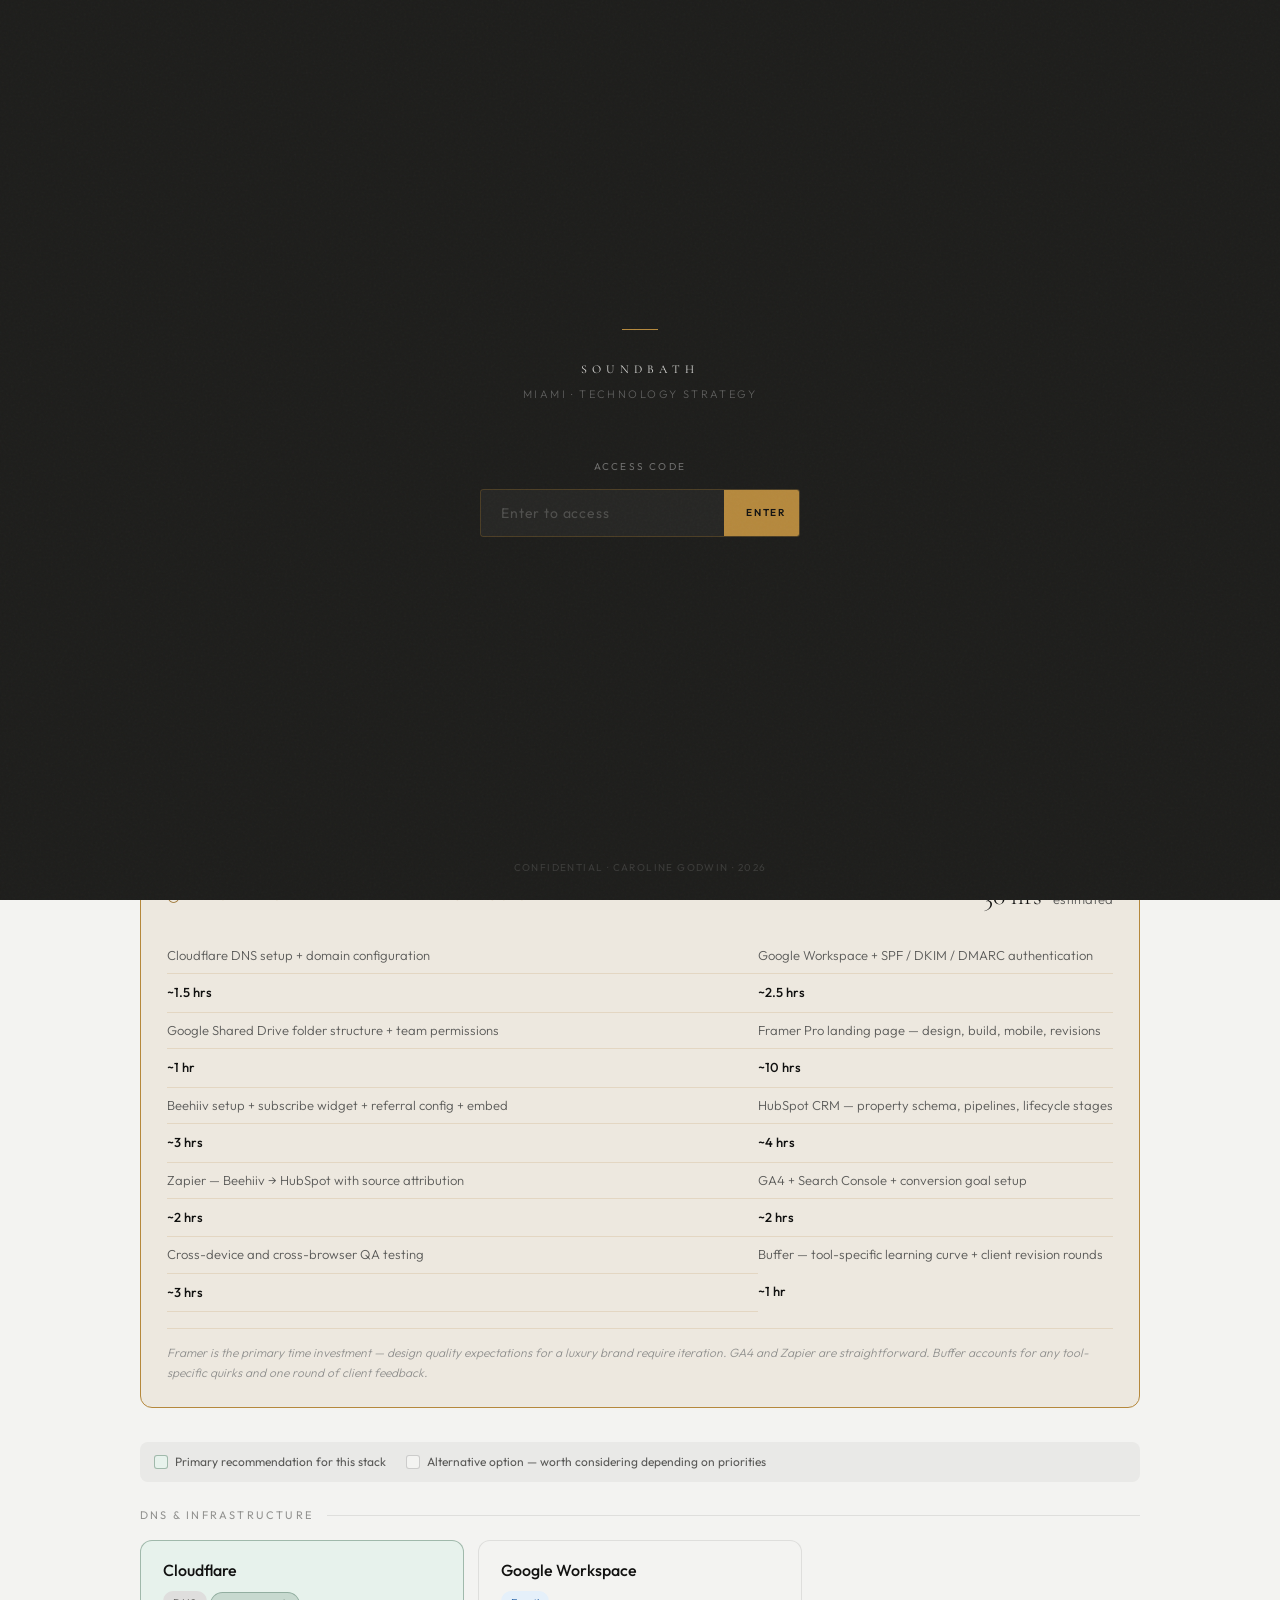
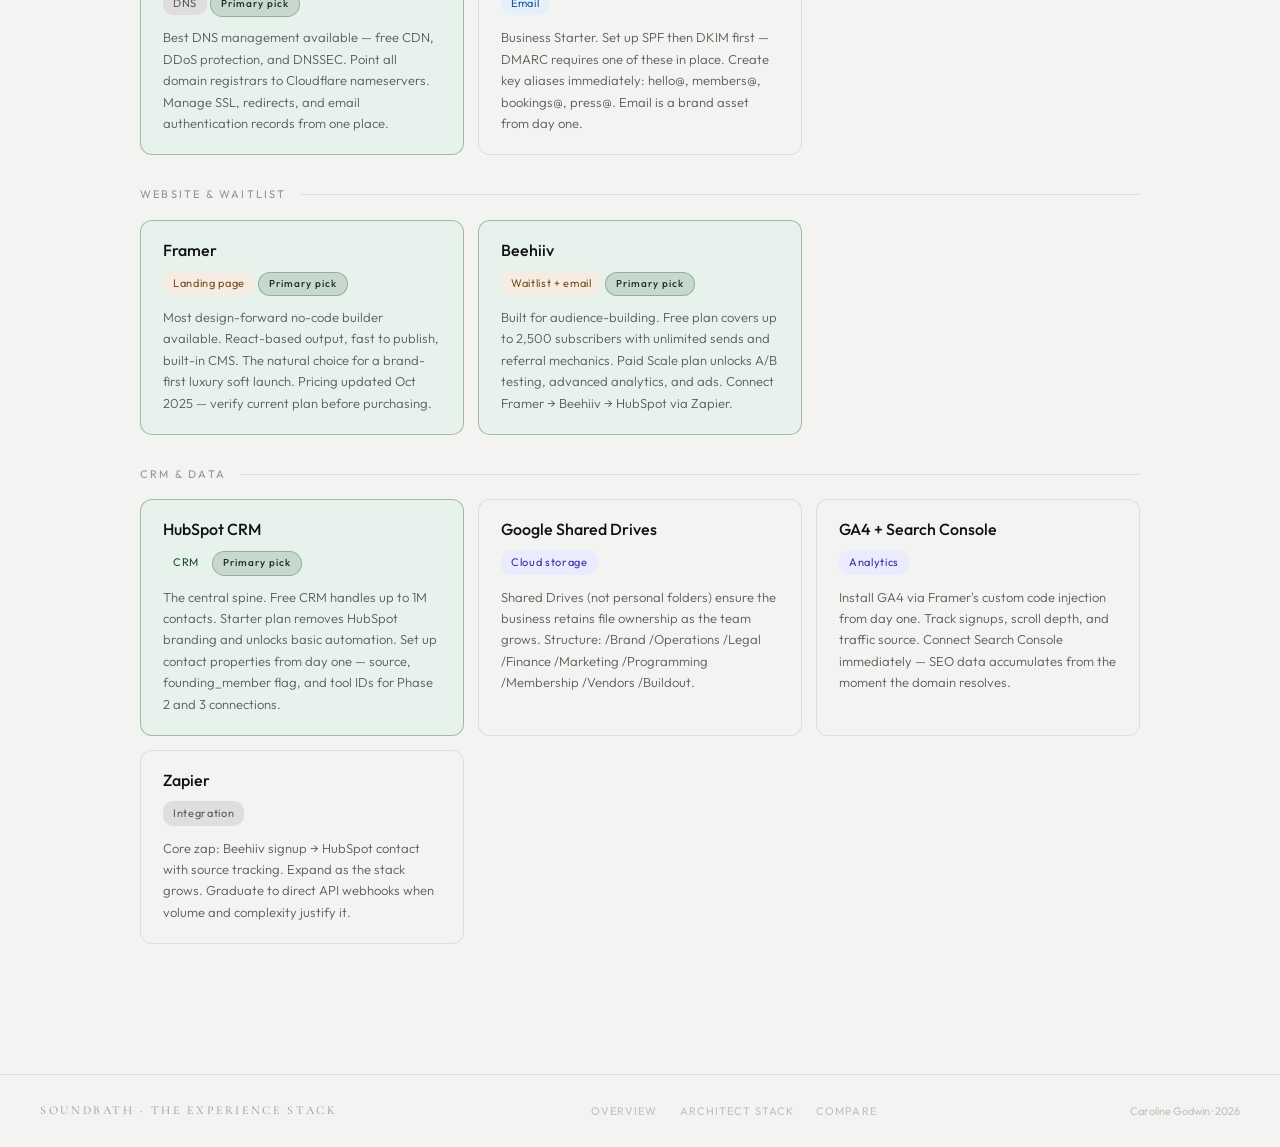
<file: stack-experience.html>
<!DOCTYPE html>
<html lang="en">
<head>
<meta charset="UTF-8">
<meta name="viewport" content="width=device-width, initial-scale=1.0">
<title>SOUNDBATH — The Experience Stack</title>
<link rel="stylesheet" href="style.css">
</head>
<body>

<div id="gate">
  <div class="gate-grain"></div>
  <div class="gate-rule"></div>
  <div class="gate-wordmark">Soundbath</div>
  <div class="gate-sub">Miami · Technology Strategy</div>
  <label class="gate-label">Access code</label>
  <div class="gate-field-wrap">
    <input class="gate-input" type="password" id="gate-input" placeholder="Enter to access" autocomplete="off"/>
    <button class="gate-btn" onclick="checkPassword()">Enter</button>
  </div>
  <div class="gate-error" id="gate-error"></div>
  <div class="gate-footer">Confidential · Caroline Godwin · 2026</div>
</div>

<nav class="site-nav" id="sitenav">
  <div class="nav-inner">
    <a class="nav-brand" href="index.html">Soundbath</a>
    <div class="nav-links">
      <a class="nav-link" href="index.html">Overview</a>
      <a class="nav-link exp-pill active" href="stack-experience.html">The Experience Stack</a>
      <a class="nav-link arch-pill" href="stack-architect.html">The Architect Stack</a>
      <a class="nav-link" href="comparison.html">Compare</a>
      <a class="nav-link" href="competitors.html">Competitors</a>
      <a class="nav-link" href="extended-comparison.html">Extended Comparison</a>
    </div>
    <button class="nav-hamburger" id="hamburger" onclick="toggleMenu()"><span></span><span></span><span></span></button>
  </div>
  <div class="nav-mobile-menu" id="mobilemenu">
    <a class="nav-link" href="index.html">Overview</a>
    <a class="nav-link active" href="stack-experience.html">The Experience Stack</a>
    <a class="nav-link" href="stack-architect.html">The Architect Stack</a>
    <a class="nav-link" href="comparison.html">Compare Both</a>
    <a class="nav-link" href="competitors.html">Competitors</a>
    <a class="nav-link" href="extended-comparison.html">Extended Comparison</a>
  </div>
</nav>

<div class="page-wrap">

  <div class="page-hero fade-up">
    <div class="page-hero-eyebrow">Strategy 1 of 2 · Experience-first approach</div>
    <h1>The <em>Experience</em> Stack</h1>
    <p class="page-hero-desc">Purpose-built wellness tools optimized for speed to market, luxury brand aesthetics, and a compelling pre-opening member community. Designed for a social-forward bathhouse that needs to capture early community interest now, activate founding memberships before opening, and integrate smoothly with operations at launch. The tradeoff: billing and community live in third-party platforms, making future migrations more effort-intensive.</p>
    <div class="page-hero-tags">
      <span class="tag tag-exp">Faster launch</span>
      <span class="tag tag-exp">Premium UX</span>
      <span class="tag tag-exp">Wellness-native tools</span>
      <span class="tag tag-neutral">More monthly dependencies</span>
      <span class="tag tag-gold">◷ ~160 hrs estimated total</span>
    </div>
  </div>

  <div class="tab-bar fade-up">
    <button class="tab-btn active" onclick="showTab('p1',this)">Phase 1 — Foundation</button>
      <button class="tab-btn" onclick="showTab('p2',this)">Phase 2 — Membership</button>
      <button class="tab-btn" onclick="showTab('p3',this)">Phase 3 — Operations</button>
      <button class="tab-btn" onclick="showTab('domain',this)">Domain Strategy</button>
      <button class="tab-btn" onclick="showTab('arch',this)">Architecture</button>
  </div>

  <!-- PHASE 1 -->
  <div id="p1" class="tab-pane active">
    <div class="cost-row">
      <div class="cost-card"><div class="cost-card-label">Est. timeline to live</div><div class="cost-card-val">1–2 wks</div><div class="cost-card-note">to a live waitlist page</div></div>
      <div class="cost-card"><div class="cost-card-label">Phase 1 estimate</div><div class="cost-card-val" style="color:var(--gold2)">~30 hrs</div><div class="cost-card-note">implementation hours</div></div>
      <div class="cost-card"><div class="cost-card-label">Outcome</div><div class="cost-card-val">Waitlist</div><div class="cost-card-note">clean data captured from day one</div></div>
    </div>

    <div class="hours-box">
      <div class="hours-box-header">
        <div class="hours-box-title">Phase 1 — Estimated Implementation Hours</div>
        <div class="hours-total">~30 hrs <span>estimated</span></div>
      </div>
      <div class="hours-grid">
        <div class="hours-row"><div class="hours-task">Cloudflare DNS setup + domain configuration</div><div class="hours-val">~1.5 hrs</div></div>
        <div class="hours-row"><div class="hours-task">Google Workspace + SPF / DKIM / DMARC authentication</div><div class="hours-val">~2.5 hrs</div></div>
        <div class="hours-row"><div class="hours-task">Google Shared Drive folder structure + team permissions</div><div class="hours-val">~1 hr</div></div>
        <div class="hours-row"><div class="hours-task">Framer Pro landing page — design, build, mobile, revisions</div><div class="hours-val">~10 hrs</div></div>
        <div class="hours-row"><div class="hours-task">Beehiiv setup + subscribe widget + referral config + embed</div><div class="hours-val">~3 hrs</div></div>
        <div class="hours-row"><div class="hours-task">HubSpot CRM — property schema, pipelines, lifecycle stages</div><div class="hours-val">~4 hrs</div></div>
        <div class="hours-row"><div class="hours-task">Zapier — Beehiiv → HubSpot with source attribution</div><div class="hours-val">~2 hrs</div></div>
        <div class="hours-row"><div class="hours-task">GA4 + Search Console + conversion goal setup</div><div class="hours-val">~2 hrs</div></div>
        <div class="hours-row"><div class="hours-task">Cross-device and cross-browser QA testing</div><div class="hours-val">~3 hrs</div></div>
        <div class="hours-row"><div class="hours-task">Buffer — tool-specific learning curve + client revision rounds</div><div class="hours-val">~1 hr</div></div>
      </div>
      <div class="hours-note">Framer is the primary time investment — design quality expectations for a luxury brand require iteration. GA4 and Zapier are straightforward. Buffer accounts for any tool-specific quirks and one round of client feedback.</div>
    </div>

    <div class="card-legend">
      <div class="card-legend-item"><div class="legend-swatch legend-swatch-exp"></div><span>Primary recommendation for this stack</span></div>
      <div class="card-legend-item"><div class="legend-swatch legend-swatch-plain"></div><span>Alternative option — worth considering depending on priorities</span></div>
    </div>

    <div class="section-label">DNS &amp; infrastructure</div>
    <div class="tool-grid">
      <div class="tool-card rec-exp">
        <div class="tool-name">Cloudflare</div>
        <span class="tool-cat cat-infra">DNS</span>&nbsp;<span class="tag tag-rec-exp" style="font-size:10px;padding:3px 10px">Primary pick</span>
        <p class="tool-desc">Best DNS management available — free CDN, DDoS protection, and DNSSEC. Point all domain registrars to Cloudflare nameservers. Manage SSL, redirects, and email authentication records from one place.</p>
      </div>
      <div class="tool-card">
        <div class="tool-name">Google Workspace</div>
        <span class="tool-cat cat-email">Email</span>
        <p class="tool-desc">Business Starter. Set up SPF then DKIM first — DMARC requires one of these in place. Create key aliases immediately: hello@, members@, bookings@, press@. Email is a brand asset from day one.</p>
      </div>
    </div>

    <div class="section-label">Website &amp; waitlist</div>
    <div class="tool-grid">
      <div class="tool-card rec-exp">
        <div class="tool-name">Framer</div>
        <span class="tool-cat cat-web">Landing page</span>&nbsp;<span class="tag tag-rec-exp" style="font-size:10px;padding:3px 10px">Primary pick</span>
        <p class="tool-desc">Most design-forward no-code builder available. React-based output, fast to publish, built-in CMS. The natural choice for a brand-first luxury soft launch. Pricing updated Oct 2025 — verify current plan before purchasing.</p>
      </div>
      <div class="tool-card rec-exp">
        <div class="tool-name">Beehiiv</div>
        <span class="tool-cat cat-web">Waitlist + email</span>&nbsp;<span class="tag tag-rec-exp" style="font-size:10px;padding:3px 10px">Primary pick</span>
        <p class="tool-desc">Built for audience-building. Free plan covers up to 2,500 subscribers with unlimited sends and referral mechanics. Paid Scale plan unlocks A/B testing, advanced analytics, and ads. Connect Framer → Beehiiv → HubSpot via Zapier.</p>
      </div>
    </div>

    <div class="section-label">CRM &amp; data</div>
    <div class="tool-grid">
      <div class="tool-card rec-exp">
        <div class="tool-name">HubSpot CRM</div>
        <span class="tool-cat cat-crm">CRM</span>&nbsp;<span class="tag tag-rec-exp" style="font-size:10px;padding:3px 10px">Primary pick</span>
        <p class="tool-desc">The central spine. Free CRM handles up to 1M contacts. Starter plan removes HubSpot branding and unlocks basic automation. Set up contact properties from day one — source, founding_member flag, and tool IDs for Phase 2 and 3 connections.</p>
      </div>
      <div class="tool-card">
        <div class="tool-name">Google Shared Drives</div>
        <span class="tool-cat cat-data">Cloud storage</span>
        <p class="tool-desc">Shared Drives (not personal folders) ensure the business retains file ownership as the team grows. Structure: /Brand /Operations /Legal /Finance /Marketing /Programming /Membership /Vendors /Buildout.</p>
      </div>
      <div class="tool-card">
        <div class="tool-name">GA4 + Search Console</div>
        <span class="tool-cat cat-data">Analytics</span>
        <p class="tool-desc">Install GA4 via Framer's custom code injection from day one. Track signups, scroll depth, and traffic source. Connect Search Console immediately — SEO data accumulates from the moment the domain resolves.</p>
      </div>
      <div class="tool-card">
        <div class="tool-name">Zapier</div>
        <span class="tool-cat cat-infra">Integration</span>
        <p class="tool-desc">Core zap: Beehiiv signup → HubSpot contact with source tracking. Expand as the stack grows. Graduate to direct API webhooks when volume and complexity justify it.</p>
      </div>
    </div>
  </div>

  <!-- PHASE 2 -->
  <div id="p2" class="tab-pane">
    <div class="cost-row">
      <div class="cost-card"><div class="cost-card-label">Est. timeline</div><div class="cost-card-val">6–9 mo</div><div class="cost-card-note">before opening day</div></div>
      <div class="cost-card"><div class="cost-card-label">Phase 2 estimate</div><div class="cost-card-val" style="color:var(--gold2)">~50 hrs</div><div class="cost-card-note">implementation hours</div></div>
      <div class="cost-card"><div class="cost-card-label">Outcome</div><div class="cost-card-val">Members</div><div class="cost-card-note">founding community live</div></div>
    </div>

    <div class="hours-box">
      <div class="hours-box-header">
        <div class="hours-box-title">Phase 2 — Estimated Implementation Hours</div>
        <div class="hours-total">~50 hrs <span>estimated</span></div>
      </div>
      <div class="hours-grid">
        <div class="hours-row"><div class="hours-task">Glofox account setup + membership tier configuration</div><div class="hours-val">~8 hrs</div></div>
        <div class="hours-row"><div class="hours-task">Glofox branded member app setup + portal customization</div><div class="hours-val">~5 hrs</div></div>
        <div class="hours-row"><div class="hours-task">Circle.so — space structure, welcome automation, branding</div><div class="hours-val">~7 hrs</div></div>
        <div class="hours-row"><div class="hours-task">Luma events setup + Stripe connect + test event + Zapier sync</div><div class="hours-val">~4 hrs</div></div>
        <div class="hours-row"><div class="hours-task">HubSpot marketing sequences + lifecycle automation + templates</div><div class="hours-val">~8 hrs</div></div>
        <div class="hours-row"><div class="hours-task">Beehiiv referral program configuration</div><div class="hours-val">~2 hrs</div></div>
        <div class="hours-row"><div class="hours-task">Zapier flows — Luma → HubSpot, Circle → HubSpot</div><div class="hours-val">~4 hrs</div></div>
        <div class="hours-row"><div class="hours-task">End-to-end member journey testing (signup → app → community)</div><div class="hours-val">~8 hrs</div></div>
        <div class="hours-row"><div class="hours-task">Buffer — Glofox onboarding curve + client revision rounds</div><div class="hours-val">~4 hrs</div></div>
      </div>
      <div class="hours-note">Glofox has a documented onboarding curve — the ~8 hrs for initial setup and ~5 hrs for the branded app reflects this honestly. Circle.so community structure decisions require client alignment before building. Testing allocates real time for a full member journey walkthrough. All estimates include room for iteration.</div>
    </div>

    <div class="callout callout-blue">
      <p><strong>Key consideration:</strong> Glofox bundles billing with membership management — faster to set up, but Glofox owns the billing relationship. Confirm all contract terms in writing before signing — see the <a href="comparison.html" style="color:var(--exp);font-weight:500">comparison page</a> for a full breakdown of this tradeoff.</p>
    </div>

    <div class="section-label">Membership management</div>
    <div class="tool-grid">
      <div class="tool-card rec-exp caution">
        <div class="tool-name">Glofox</div>
        <span class="tool-cat cat-mem">Membership</span>&nbsp;<span class="tag tag-rec-exp" style="font-size:10px;padding:3px 10px">Primary pick</span>
        <p class="tool-desc">Modern, mobile-first membership management with a branded member app. Strong tier logic, class scheduling, and recurring billing. Integrates with Stripe and Mailchimp. Purpose-built for boutique wellness businesses.</p>
        <p class="tool-warning">⚠ No public pricing — demo required. Multiple independent user reviews flag hidden fees, unexpected price increases, and pressure toward multi-year contracts. Request all terms and full pricing in writing before signing. Confirm month-to-month availability and data export capability.</p>
      </div>
      <div class="tool-card">
        <div class="tool-name">Stripe + Memberstack</div>
        <span class="tool-cat cat-mem">Membership (alternative)</span>
        <p class="tool-desc">If Glofox contract terms are unsatisfactory, Stripe Billing combined with Memberstack gives complete billing control. More developer configuration upfront — but billing history is fully portable and not tied to any wellness-specific platform.</p>
      </div>
    </div>

    <div class="section-label">Community &amp; events</div>
    <div class="tool-grid">
      <div class="tool-card rec-exp">
        <div class="tool-name">Circle.so</div>
        <span class="tool-cat cat-events">Community platform</span>&nbsp;<span class="tag tag-rec-exp" style="font-size:10px;padding:3px 10px">Primary pick</span>
        <p class="tool-desc">Branded community platform — private discussion spaces, member profiles, event announcements, and live streams. Creates a destination founding members can actually inhabit before the physical space opens. Note: Circle charges a transaction fee on payments processed through the platform.</p>
      </div>
      <div class="tool-card rec-exp">
        <div class="tool-name">Luma</div>
        <span class="tool-cat cat-events">Event ticketing</span>&nbsp;<span class="tag tag-rec-exp" style="font-size:10px;padding:3px 10px">Primary pick</span>
        <p class="tool-desc">Social-first event platform built for cultural communities. Beautiful event pages, Stripe-integrated ticketing, QR check-ins, and a discovery network that helps Miami's creative community find SOUNDBATH events. Free plan available; paid plan removes the platform fee. Verified lower blended fees than Eventbrite at comparable volume.</p>
      </div>
      <div class="tool-card">
        <div class="tool-name">Beehiiv referrals</div>
        <span class="tool-cat cat-events">Referral system</span>
        <p class="tool-desc">Beehiiv's Scale plan includes built-in referral mechanics. Use this before purchasing a dedicated referral tool. Waitlist referrals and founding member invite codes both run natively through Beehiiv with HubSpot attribution.</p>
      </div>
    </div>

    <div class="section-label">Referral-to-booking pipeline</div>
    <div class="callout callout-gold">
      <p>The original brief specifically calls out a "referral / guest booking system" — meaning a flow where a referred person can not only join the waitlist but book a visit or founding membership directly. Beehiiv handles the referral mechanics (tracking who referred whom), but the <strong>booking endpoint</strong> needs to be intentional. Here's how it works in this stack:</p>
    </div>
    <div class="tool-grid">
        <p class="tool-desc">A member shares a referral link (generated in Beehiiv or as a Luma guest code). The referred person lands on a Luma event or Glofox membership page and books directly. Source tracking in HubSpot confirms the referral attribution. This covers social referrals and event-based booking in one clean flow.</p>
      </div>
      <div class="tool-card">
        <div class="tool-name" style="margin-bottom:8px">Glofox referral booking</div>
        <p class="tool-desc">Glofox supports referral codes natively — a member can share a discount or access code that gives the referred person a path to book a founding membership or trial visit. Confirm this feature is included in the plan before signing. Map the Glofox referral ID back to HubSpot contact source field for clean attribution data.</p>
      </div>
    </div>
  </div>

  <!-- PHASE 3 -->
  <div id="p3" class="tab-pane">
    <div class="cost-row">
      <div class="cost-card"><div class="cost-card-label">Start conversations</div><div class="cost-card-val">Now</div><div class="cost-card-note">3–4 month procurement cycle</div></div>
      <div class="cost-card"><div class="cost-card-label">Phase 3 estimate</div><div class="cost-card-val" style="color:var(--gold2)">~80 hrs</div><div class="cost-card-note">implementation hours</div></div>
      <div class="cost-card"><div class="cost-card-label">Go live</div><div class="cost-card-val">Opening</div><div class="cost-card-note">or 3 months before</div></div>
    </div>

    <div class="hours-box">
      <div class="hours-box-header">
        <div class="hours-box-title">Phase 3 — Estimated Implementation Hours</div>
        <div class="hours-total">~80 hrs <span>estimated</span></div>
      </div>
      <div class="hours-grid">
        <div class="hours-row"><div class="hours-task">Book4Time onboarding + booking engine + service / staff config</div><div class="hours-val">~18 hrs</div></div>
        <div class="hours-row"><div class="hours-task">RFID / Gantner hardware integration + locker programming + testing</div><div class="hours-val">~16 hrs</div></div>
        <div class="hours-row"><div class="hours-task">Toast POS setup + menu structure + staff training configuration</div><div class="hours-val">~10 hrs</div></div>
        <div class="hours-row"><div class="hours-task">Smartwaiver digital forms + pre-arrival email flow integration</div><div class="hours-val">~5 hrs</div></div>
        <div class="hours-row"><div class="hours-task">Persona ID verification integration into booking flow</div><div class="hours-val">~5 hrs</div></div>
        <div class="hours-row"><div class="hours-task">Looker Studio ops dashboard — Book4Time + HubSpot + GA4</div><div class="hours-val">~8 hrs</div></div>
        <div class="hours-row"><div class="hours-task">Full operational walkthrough testing (booking → check-in → POS)</div><div class="hours-val">~12 hrs</div></div>
        <div class="hours-row"><div class="hours-task">Buffer — hardware variables, vendor coordination, edge case fixes</div><div class="hours-val">~6 hrs</div></div>
      </div>
      <div class="hours-note">Phase 3 is the most variable estimate. Book4Time has a structured onboarding process that often paces itself to the vendor's schedule. RFID hardware depends on physical site constraints. The buffer here is intentionally conservative — real-world RFID and POS integrations regularly surface unexpected issues during final testing. All hours are estimates.</div>
    </div>

    <div style="background:var(--bg2);border:.5px solid var(--bdr);border-radius:var(--r-md);padding:18px 22px;margin-bottom:30px;display:flex;align-items:center;justify-content:space-between;flex-wrap:wrap;gap:12px">
      <div>
        <div style="font-size:10px;letter-spacing:.16em;text-transform:uppercase;color:var(--subtle);margin-bottom:5px">Experience Stack — total estimated hours</div>
        <div style="font-family:var(--serif);font-size:30px;font-weight:300;color:var(--ink)">~160 hrs <span style="font-size:14px;font-family:var(--sans);color:var(--muted)">across Phase 1 + 2 + 3</span></div>
      </div>
      <div style="text-align:right">
        <div style="font-size:10px;letter-spacing:.16em;text-transform:uppercase;color:var(--subtle);margin-bottom:5px">See comparison for breakdown</div>
        <a href="comparison.html" style="font-size:13px;color:var(--exp);text-decoration:underline;text-underline-offset:3px;font-weight:500">View side-by-side →</a>
      </div>
    </div>

    <div class="callout callout-amber">
      <p><strong>Start Book4Time conversations now.</strong> Enterprise wellness booking platforms require 3+ month procurement and onboarding cycles. RFID locker procurement alone takes 6–8 weeks after site measurements are confirmed. Do not leave these decisions to 60 days before opening.</p>
    </div>

    <div class="section-label">Booking &amp; operations</div>
    <div class="tool-grid">
      <div class="tool-card rec-exp">
        <div class="tool-name">Book4Time</div>
        <span class="tool-cat cat-ops">Booking + operations</span>&nbsp;<span class="tag tag-rec-exp" style="font-size:10px;padding:3px 10px">Primary pick</span>
        <p class="tool-desc">Established industry standard for luxury spa operations — used by Four Seasons, Marriott, Hilton, and Hyatt. Now part of Agilysys (acquired Aug 2024) and marketed as "Book4Time by Agilysys." Handles guest booking, therapist scheduling, POS, consent forms, and guest profiles. Strong North American support presence and a mature, well-documented API.</p>
      </div>
      <div class="tool-card">
        <div class="tool-name">Zenoti</div>
        <span class="tool-cat cat-ops">Booking (alternative)</span>
        <p class="tool-desc">More modern API and deeper standalone wellness business logic. Used by MGM Resort Spa and large multi-location wellness chains. Better native membership management than Book4Time. The Architect Stack uses Zenoti as its primary ops platform — if that architecture feels like the right long-term fit, start Zenoti conversations now alongside Book4Time.</p>
      </div>
    </div>

    <div class="section-label">RFID, POS, onboarding &amp; analytics</div>
    <div class="tool-grid">
      <div class="tool-card">
        <div class="tool-name">Gantner</div>
        <span class="tool-cat cat-rfid">RFID / lockers</span>
        <p class="tool-desc">European spa and wellness RFID specialist. Wristband-based locker access, cashless spending throughout the facility. Used across major European bathhouses and US spa properties. Get quotes from both Gantner and Ojmar — evaluate after site measurements are confirmed.</p>
      </div>
      <div class="tool-card">
        <div class="tool-name">Toast</div>
        <span class="tool-cat cat-ops">POS</span>
        <p class="tool-desc">Best if F&B is a major revenue driver. Strong kitchen display and tip flows. If retail is primary, evaluate Book4Time's native POS first — reducing system count reduces integration complexity and ongoing maintenance.</p>
      </div>
      <div class="tool-card">
        <div class="tool-name">Smartwaiver</div>
        <span class="tool-cat cat-ops">Waivers</span>
        <p class="tool-desc">Digital health intake forms, consent docs, and waiver management. Auto-syncs to guest profiles. Embed in the pre-arrival email flow — don't make waivers a front-desk bottleneck on opening day.</p>
      </div>
      <div class="tool-card">
        <div class="tool-name">Persona</div>
        <span class="tool-cat cat-ops">ID verification</span>
        <p class="tool-desc">Best-in-class ID and selfie match, age verification. Integrate into the pre-arrival flow, not at the front desk. Pay-per-verification keeps cost proportional to actual usage.</p>
      </div>
    </div>
  </div>

  <!-- DOMAIN -->
  <div id="domain" class="tab-pane">
    <div class="callout callout-dark">
      <p><strong>Domain philosophy:</strong> Buy defensively, pick one canonical URL, 301 redirect everything else. Active brand-building happens at one URL only. The goal is protecting the brand across the most likely search patterns — not collecting every TLD.</p>
    </div>
    <div class="section-label">Recommended domain portfolio</div>
    <div class="domain-table">
      <div class="domain-row"><span class="domain-name">ThisIsSoundbath.com</span><span class="tag tag-green">Primary — already owned</span><span class="domain-note">Keep as canonical URL. All others 301 redirect here.</span></div>
      <div class="domain-row"><span class="domain-name">soundbath.miami</span><span class="tag tag-warn">Acquire now</span><span class="domain-note">Highest priority — .miami TLD is powerful for local press and SEO positioning.</span></div>
      <div class="domain-row"><span class="domain-name">soundbathmiami.com</span><span class="tag tag-warn">Acquire now (if available)</span><span class="domain-note">High-value backup. Most predictable search pattern for newcomers.</span></div>
      <div class="domain-row"><span class="domain-name">joinsoundbath.com</span><span class="tag tag-neutral">Recommended</span><span class="domain-note">Natural CTA domain for membership campaigns — "Join Soundbath" is a predictable search pattern.</span></div>
      <div class="domain-row"><span class="domain-name">soundbathmia.com</span><span class="tag tag-neutral">Optional</span><span class="domain-note">Cheap defensive registration for Miami-specific campaigns.</span></div>
    </div>
    <div class="two-col" style="margin-top:24px">
      <div class="tool-card"><div class="tool-name" style="margin-bottom:9px">Registrar strategy</div><p class="tool-desc">Consolidate at Namecheap or Cloudflare Registrar (at-cost pricing, no markup). Point all nameservers to Cloudflare DNS for centralized redirects and SSL management.</p></div>
      <div class="tool-card"><div class="tool-name" style="margin-bottom:9px">Email authentication order</div><p class="tool-desc">SPF first, then DKIM — DMARC cannot be configured without at least one in place. All three records live in Cloudflare DNS. Never send outbound email before all three are active.</p></div>
    </div>
  </div>

  <!-- ARCHITECTURE (no schema) -->
  <div id="arch" class="tab-pane">
    <div class="callout callout-blue">
      <p><strong>Core principle:</strong> HubSpot is the relationship spine. Every tool that touches a customer syncs back here. Glofox holds billing during Phase 2 — establish the tool ID field in HubSpot contacts from day one so a future Stripe migration has a clean target if needed.</p>
    </div>
    <div class="arch-box">
      <div class="arch-box-label">Data flow — customer journey across all three phases</div>
      <div class="arch-flow">
        <span class="arch-flow-label">Phase 1 — Waitlist</span>
        <span class="arch-node">Framer</span><span class="arch-arrow">→</span>
        <span class="arch-node">Beehiiv</span><span class="arch-arrow">→</span>
        <span class="arch-node arch-hub">HubSpot CRM</span><span class="arch-arrow">→</span>
        <span class="arch-node">Glofox</span>
      </div>
      <div class="arch-flow">
        <span class="arch-flow-label">Phase 2 — Community</span>
        <span class="arch-node">Circle.so</span><span class="arch-arrow">→</span>
        <span class="arch-node">Zapier</span><span class="arch-arrow">→</span>
        <span class="arch-node arch-hub">HubSpot CRM</span><span class="arch-arrow">→</span>
        <span class="arch-node">Book4Time</span>
      </div>
      <div class="arch-flow">
        <span class="arch-flow-label">Phase 2–3 — Events</span>
        <span class="arch-node">Luma (events)</span><span class="arch-arrow">→</span>
        <span class="arch-node">Zapier</span><span class="arch-arrow">→</span>
        <span class="arch-node arch-hub">HubSpot CRM</span><span class="arch-arrow">→</span>
        <span class="arch-node">Looker Studio</span>
      </div>
    </div>
    <div class="callout callout-gold" style="margin-top:0">
      <p>The HubSpot contact record should be structured at Phase 1 to accommodate every tool added in Phases 2 and 3. Fields to define early include source attribution, membership status flags, press and VIP indicators, and unique customer IDs for each connected platform. Defining these now prevents messy data cleanup later.</p>
    </div>
  </div>

</div>

<footer class="site-footer">
  <div class="footer-brand">Soundbath · The Experience Stack</div>
  <div class="footer-links">
    <a class="footer-link" href="index.html">Overview</a>
    <a class="footer-link" href="stack-architect.html">Architect Stack</a>
    <a class="footer-link" href="comparison.html">Compare</a>
  </div>
  <div class="footer-copy">Caroline Godwin · 2026</div>
</footer>

<script>
const PASS='MiamiFL';
function checkPassword(){const v=document.getElementById('gate-input').value,e=document.getElementById('gate-error');if(v===PASS){sessionStorage.setItem('sb_auth','1');document.getElementById('gate').classList.add('hidden');e.textContent=''}else{e.textContent='Incorrect access code.';document.getElementById('gate-input').value='';document.getElementById('gate-input').focus()}}
document.getElementById('gate-input').addEventListener('keydown',e=>{if(e.key==='Enter')checkPassword()});
if(sessionStorage.getItem('sb_auth')==='1')document.getElementById('gate').classList.add('hidden');
window.addEventListener('scroll',()=>document.getElementById('sitenav').classList.toggle('scrolled',window.scrollY>20));
function toggleMenu(){document.getElementById('hamburger').classList.toggle('open');document.getElementById('mobilemenu').classList.toggle('open')}
function showTab(id,btn){document.querySelectorAll('.tab-pane').forEach(p=>p.classList.remove('active'));document.querySelectorAll('.tab-btn').forEach(b=>b.classList.remove('active'));document.getElementById(id).classList.add('active');btn.classList.add('active')}
const obs=new IntersectionObserver(entries=>{entries.forEach(e=>{if(e.isIntersecting){e.target.classList.add('visible');obs.unobserve(e.target)}})},{threshold:0.1,rootMargin:'0px 0px -40px 0px'});
document.querySelectorAll('.fade-up').forEach(el=>obs.observe(el));
</script>
</body>
</html>
</file>
<file: style.css>
@import url('https://fonts.googleapis.com/css2?family=Cormorant+Garamond:ital,wght@0,300;0,400;0,500;1,300;1,400&family=Outfit:wght@300;400;500;600&display=swap');

*,*::before,*::after{box-sizing:border-box;margin:0;padding:0}

:root{
  --bg:    #F3F3F1;
  --bg2:   #E9E9E7;
  --bg3:   #DFDEDD;
  --ink:   #111110;
  --ink2:  #1C1C1A;
  --muted: #5A5A58;
  --subtle:#929290;
  --faint: #BFBFBD;
  --bdr:   rgba(17,17,16,0.09);
  --bdr2:  rgba(17,17,16,0.17);

  --gold:  #B5883C;
  --gold2: #9A7230;
  --gold-lt:rgba(181,136,60,0.1);
  --gold-lt2:rgba(181,136,60,0.2);

  --exp:   #1A4D32;
  --exp2:  #122F1E;
  --exp-lt:rgba(26,77,50,0.08);
  --exp-lt2:rgba(26,77,50,0.15);
  --exp-mid:#2C7A52;
  --exp-pale:#E7F2EC;

  --arch:  #7A491A;
  --arch2: #5B330F;
  --arch-lt:rgba(122,73,26,0.08);
  --arch-lt2:rgba(122,73,26,0.15);
  --arch-mid:#A86A2C;
  --arch-pale:#F5EDE3;

  --serif:'Cormorant Garamond',serif;
  --sans:'Outfit',sans-serif;
  --r-sm:8px; --r-md:12px; --r-lg:20px;
  --shadow:0 2px 24px rgba(17,17,16,0.07);
  --shadow2:0 10px 48px rgba(17,17,16,0.12);
}

html,body{overflow-x:hidden}
html{scroll-behavior:smooth}
body{font-family:var(--sans);background:var(--bg);color:var(--ink);font-size:15px;line-height:1.65;min-height:100vh;-webkit-font-smoothing:antialiased}

/* ── PASSWORD GATE ── */
#gate{position:fixed;inset:0;z-index:9999;background:var(--ink2);display:flex;align-items:center;justify-content:center;flex-direction:column;padding:40px 24px;transition:opacity .65s ease,visibility .65s ease}
#gate.hidden{opacity:0;visibility:hidden;pointer-events:none}
.gate-grain{position:absolute;inset:0;background-image:url("data:image/svg+xml,%3Csvg viewBox='0 0 512 512' xmlns='http://www.w3.org/2000/svg'%3E%3Cfilter id='n'%3E%3CfeTurbulence type='fractalNoise' baseFrequency='0.75' numOctaves='4' stitchTiles='stitch'/%3E%3C/filter%3E%3Crect width='100%25' height='100%25' filter='url(%23n)' opacity='0.035'/%3E%3C/svg%3E");pointer-events:none}
.gate-rule{width:36px;height:.5px;background:var(--gold);margin:0 auto 30px}
.gate-wordmark{font-family:var(--serif);font-size:12px;letter-spacing:.44em;text-transform:uppercase;color:rgba(243,243,241,.9);margin-bottom:6px;text-align:center}
.gate-sub{font-size:11px;letter-spacing:.22em;text-transform:uppercase;color:rgba(243,243,241,.3);margin-bottom:56px;text-align:center;font-weight:300}
.gate-label{font-size:10px;letter-spacing:.22em;text-transform:uppercase;color:rgba(243,243,241,.38);margin-bottom:13px;text-align:center;display:block}
.gate-field-wrap{display:flex;border:.5px solid rgba(181,136,60,.3);border-radius:3px;overflow:hidden;width:100%;max-width:320px;margin-bottom:16px;transition:border-color .2s}
.gate-field-wrap:focus-within{border-color:rgba(181,136,60,.65)}
.gate-input{flex:1;padding:14px 20px;background:rgba(255,255,255,.04);border:none;outline:none;font-family:var(--sans);font-size:14px;color:rgba(243,243,241,.9);letter-spacing:.06em}
.gate-input::placeholder{color:rgba(243,243,241,.2)}
.gate-btn{padding:14px 22px;background:var(--gold);border:none;cursor:pointer;font-family:var(--sans);font-size:10px;font-weight:600;letter-spacing:.18em;text-transform:uppercase;color:var(--ink);transition:background .2s;white-space:nowrap}
.gate-btn:hover{background:var(--gold2)}
.gate-error{font-size:12px;color:#C47D7D;letter-spacing:.06em;text-align:center;min-height:18px}
.gate-footer{position:absolute;bottom:24px;font-size:10px;letter-spacing:.14em;text-transform:uppercase;color:rgba(243,243,241,.14)}

/* ── NAV ── */
.site-nav{position:sticky;top:0;z-index:100;background:rgba(243,243,241,.93);backdrop-filter:blur(14px);-webkit-backdrop-filter:blur(14px);border-bottom:.5px solid var(--bdr);transition:box-shadow .3s}
.site-nav.scrolled{box-shadow:0 1px 24px rgba(17,17,16,.08)}
.nav-inner{max-width:1080px;margin:0 auto;padding:0 40px;height:60px;display:flex;align-items:center;justify-content:space-between;gap:20px}
.nav-brand{font-family:var(--serif);font-size:14px;letter-spacing:.3em;text-transform:uppercase;color:var(--ink);text-decoration:none;flex-shrink:0}
.nav-links{display:flex;align-items:center;gap:4px}
.nav-link{font-family:var(--sans);font-size:12px;letter-spacing:.08em;text-transform:uppercase;color:var(--muted);text-decoration:none;padding:7px 13px;border-radius:6px;transition:all .15s;font-weight:400;white-space:nowrap}
.nav-link:hover{color:var(--ink);background:var(--bg2)}
.nav-link.active{color:var(--ink);background:var(--bg2)}
.nav-link.exp-pill{color:var(--exp);background:var(--exp-lt2)}
.nav-link.exp-pill:hover{background:var(--exp-lt2);color:var(--exp2)}
.nav-link.arch-pill{color:var(--arch);background:var(--arch-lt2)}
.nav-link.arch-pill:hover{background:var(--arch-lt2);color:var(--arch2)}
.nav-hamburger{display:none;flex-direction:column;gap:5px;cursor:pointer;padding:6px;background:none;border:none}
.nav-hamburger span{display:block;width:22px;height:1px;background:var(--ink);transition:all .25s}
.nav-hamburger.open span:nth-child(1){transform:translateY(6px) rotate(45deg)}
.nav-hamburger.open span:nth-child(2){opacity:0}
.nav-hamburger.open span:nth-child(3){transform:translateY(-6px) rotate(-45deg)}
.nav-mobile-menu{display:none;flex-direction:column;background:var(--bg);border-top:.5px solid var(--bdr);padding:12px 20px 20px;gap:4px}
.nav-mobile-menu .nav-link{display:block;padding:11px 14px;font-size:13px}
.nav-mobile-menu.open{display:flex}

/* ── LAYOUT ── */
.page-wrap{max-width:1080px;margin:0 auto;padding:60px 40px 100px}

/* ── ANIMATIONS ── */
.fade-up{opacity:0;transform:translateY(22px);transition:opacity .65s ease,transform .65s ease}
.fade-up.visible{opacity:1;transform:translateY(0)}
.fade-up.d1{transition-delay:.07s}.fade-up.d2{transition-delay:.14s}.fade-up.d3{transition-delay:.21s}.fade-up.d4{transition-delay:.28s}
@keyframes tabIn{from{opacity:0;transform:translateY(10px)}to{opacity:1;transform:translateY(0)}}

/* ── HERO ── */
.page-hero{padding-bottom:56px;margin-bottom:60px;border-bottom:.5px solid var(--bdr)}
.page-hero-eyebrow{display:flex;align-items:center;gap:14px;font-size:11px;letter-spacing:.22em;text-transform:uppercase;color:var(--subtle);margin-bottom:26px;font-weight:400}
.page-hero-eyebrow::before{content:'';display:inline-block;width:28px;height:.5px;background:var(--gold);flex-shrink:0}
.page-hero h1{font-family:var(--serif);font-size:clamp(40px,5.5vw,64px);font-weight:300;line-height:1.05;letter-spacing:-.01em;color:var(--ink);margin-bottom:22px}
.page-hero h1 em{font-style:italic;color:var(--gold2)}
.page-hero-desc{font-size:17px;color:var(--muted);max-width:600px;line-height:1.8;font-weight:300;margin-bottom:0}
.page-hero-tags{display:flex;gap:8px;flex-wrap:wrap;margin-top:28px}

/* ── TAGS ── */
.tag{display:inline-block;font-size:11px;font-weight:400;letter-spacing:.1em;padding:5px 14px;border-radius:20px;border:.5px solid}
.tag-neutral{border-color:var(--bdr2);color:var(--muted)}
.tag-gold{border-color:rgba(181,136,60,.4);color:var(--gold2);background:var(--gold-lt)}
.tag-exp{border-color:rgba(26,77,50,.3);color:var(--exp);background:var(--exp-lt)}
.tag-arch{border-color:rgba(122,73,26,.3);color:var(--arch);background:var(--arch-lt)}
.tag-dark{background:var(--ink);color:var(--bg);border-color:var(--ink)}
.tag-rec-exp{background:var(--exp-lt2);color:var(--exp2);border-color:rgba(26,77,50,.3);font-weight:500}
.tag-rec-arch{background:var(--arch-lt2);color:var(--arch2);border-color:rgba(122,73,26,.3);font-weight:500}
.tool-card.rec-exp{border:1.5px solid rgba(26,77,50,.35);background:var(--exp-pale)}
.tool-card.rec-arch{border:1.5px solid rgba(122,73,26,.35);background:var(--arch-pale)}
.tag-warn{border-color:rgba(180,60,60,.3);color:#922828;background:rgba(252,235,235,.6)}
.tag-green{border-color:rgba(26,77,50,.3);color:var(--exp);background:var(--exp-pale)}

/* ── SECTION HEADS ── */
.section-head{margin:60px 0 30px}
.section-num{font-size:10px;letter-spacing:.24em;text-transform:uppercase;color:var(--faint);margin-bottom:7px}
.section-head h2{font-family:var(--serif);font-size:clamp(28px,4vw,38px);font-weight:300;line-height:1.12}
.section-head h2 em{font-style:italic}
.section-head p{font-size:15px;color:var(--muted);margin-top:7px;font-weight:300}

.section-label{font-size:11px;letter-spacing:.2em;text-transform:uppercase;color:var(--subtle);font-weight:400;margin-bottom:16px;display:flex;align-items:center;gap:14px}
.section-label::after{content:'';flex:1;height:.5px;background:var(--bdr)}

/* ── TABS ── */
.tab-bar{display:flex;gap:0;border-bottom:1.5px solid var(--bdr2);margin-bottom:38px;overflow-x:auto;-webkit-overflow-scrolling:touch;scrollbar-width:none;padding-bottom:0}
.tab-bar::-webkit-scrollbar{display:none}
.tab-bar-label{font-size:11px;letter-spacing:.14em;text-transform:uppercase;color:var(--subtle);white-space:nowrap;display:flex;align-items:center;padding-right:16px;flex-shrink:0;font-weight:400}

.tab-btn{
  padding:12px 22px;
  border:none;
  border-bottom:3px solid transparent;
  background:transparent;
  cursor:pointer;
  font-family:var(--sans);
  font-size:13px;
  font-weight:400;
  color:var(--subtle);
  white-space:nowrap;
  transition:color .15s,border-color .15s;
  margin-bottom:-1.5px;
  letter-spacing:.01em;
}
.tab-btn:hover{color:var(--ink)}
.tab-btn.active{
  color:var(--ink);
  border-bottom-color:var(--ink);
  font-weight:600;
}

.tab-pane{display:none;animation:tabIn .3s ease}
.tab-pane.active{display:block}

/* ── COST ROW ── */
.cost-row{display:grid;grid-template-columns:repeat(3,1fr);gap:12px;margin-bottom:32px}
.cost-card{background:var(--bg2);border-radius:var(--r-md);padding:22px 24px;border:.5px solid var(--bdr)}
.cost-card-label{font-size:10px;letter-spacing:.2em;text-transform:uppercase;color:var(--subtle);margin-bottom:7px}
.cost-card-val{font-family:var(--serif);font-size:30px;font-weight:300;line-height:1;margin-bottom:5px}
.cost-card-note{font-size:12px;color:var(--muted);font-weight:300}

/* ── HOURS BOX ── */
.hours-box{border:.5px solid var(--gold);border-radius:var(--r-md);padding:24px 26px;margin-bottom:34px;background:var(--gold-lt)}
.hours-box-header{display:flex;align-items:center;justify-content:space-between;margin-bottom:20px;flex-wrap:wrap;gap:10px}
.hours-box-title{font-size:11px;letter-spacing:.2em;text-transform:uppercase;color:var(--gold2);font-weight:500;display:flex;align-items:center;gap:8px}
.hours-box-title::before{content:'◷';font-size:15px}
.hours-total{font-family:var(--serif);font-size:26px;font-weight:300;color:var(--ink)}
.hours-total span{font-size:13px;font-family:var(--sans);color:var(--muted);margin-left:5px;font-weight:300}
.hours-grid{display:grid;grid-template-columns:1fr auto;gap:0}
.hours-row>div{padding:8px 0;border-bottom:.5px solid rgba(181,136,60,.18);display:flex;align-items:center;font-size:13px}
.hours-row:last-child>div{border-bottom:none}
.hours-task{color:var(--muted);font-weight:300;padding-right:16px;line-height:1.5}
.hours-val{color:var(--ink);font-weight:500;text-align:right;white-space:nowrap}
.hours-note{font-size:12px;color:var(--subtle);margin-top:16px;padding-top:14px;border-top:.5px solid rgba(181,136,60,.18);font-weight:300;font-style:italic;line-height:1.65}

/* ── CALLOUT ── */
.callout{padding:17px 22px;border-radius:0 var(--r-sm) var(--r-sm) 0;border-left:2px solid;margin-bottom:26px}
.callout p{font-size:14px;line-height:1.75;font-weight:300}
.callout strong{font-weight:500}
.callout code{font-size:12px;background:rgba(0,0,0,.07);padding:1px 5px;border-radius:3px;font-family:monospace}
.callout-blue{border-color:var(--exp-mid);background:var(--exp-lt)}
.callout-amber{border-color:var(--arch-mid);background:var(--arch-lt)}
.callout-gold{border-color:var(--gold);background:var(--gold-lt)}
.callout-dark{border-color:var(--ink2);background:var(--bg2)}
.callout-warn{border-color:#B85050;background:rgba(252,235,235,.5)}

/* ── TOOL GRID ── */
.tool-grid{display:grid;grid-template-columns:repeat(auto-fill,minmax(240px,1fr));gap:14px;margin-bottom:30px}
.tool-card{background:var(--bg);border:.5px solid var(--bdr);border-radius:var(--r-md);padding:20px 22px;transition:border-color .2s,box-shadow .2s,transform .2s}
.tool-card:hover{border-color:var(--bdr2);box-shadow:var(--shadow);transform:translateY(-2px)}
.tool-card.caution{border-color:rgba(180,60,60,.25)}
.card-legend{display:flex;align-items:center;gap:20px;padding:10px 14px;background:var(--bg2);border-radius:var(--r-sm);margin-bottom:24px;font-size:12px;color:var(--muted);flex-wrap:wrap}
.card-legend-item{display:flex;align-items:center;gap:7px}
.legend-swatch{width:14px;height:14px;border-radius:3px;flex-shrink:0}
.legend-swatch-exp{background:var(--exp-pale);border:1.5px solid rgba(26,77,50,.35)}
.legend-swatch-arch{background:var(--arch-pale);border:1.5px solid rgba(122,73,26,.35)}
.legend-swatch-plain{background:var(--bg);border:1px solid var(--bdr2)}
.tool-name{font-size:16px;font-weight:500;line-height:1.2;margin-bottom:10px}
.tool-cat{display:inline-block;font-size:11px;font-weight:400;letter-spacing:.06em;padding:3px 10px;border-radius:10px;margin-bottom:12px}
.cat-infra{background:var(--bg3);color:var(--muted)}
.cat-email{background:#E5F0FA;color:#1657A0}
.cat-crm{background:var(--exp-pale);color:var(--exp)}
.cat-web{background:var(--arch-pale);color:var(--arch)}
.cat-data{background:#EBEBFE;color:#3730A3}
.cat-mem{background:#FAE8E5;color:#7B1E0F}
.cat-events{background:var(--exp-pale);color:var(--exp)}
.cat-ops{background:#F9E5EF;color:#7A1A42}
.cat-rfid{background:var(--bg3);color:var(--muted)}
.cat-billing{background:var(--exp-pale);color:var(--exp)}
.tool-desc{font-size:13px;color:var(--muted);line-height:1.65;font-weight:300}
.tool-warning{font-size:12px;color:#8B3030;margin-top:12px;padding-top:11px;border-top:.5px solid rgba(180,60,60,.2);font-weight:400;line-height:1.55}

/* ── ARCH FLOWS ── */
.arch-box{background:var(--bg2);border:.5px solid var(--bdr);border-radius:var(--r-md);padding:26px;margin-bottom:22px}
.arch-box-label{font-size:10px;letter-spacing:.2em;text-transform:uppercase;color:var(--subtle);margin-bottom:18px;font-weight:400}
.arch-flow{display:flex;align-items:center;flex-wrap:wrap;gap:8px;margin-bottom:11px}
.arch-flow:last-child{margin-bottom:0}
.arch-flow-label{display:none;font-size:10px;font-weight:600;letter-spacing:.14em;text-transform:uppercase;color:var(--subtle);width:100%}
.arch-node{background:var(--bg);border:.5px solid var(--bdr2);border-radius:7px;padding:7px 15px;font-size:13px;font-weight:400;white-space:nowrap;color:var(--ink)}
.arch-arrow{color:var(--faint);font-size:13px}
.arch-hub{background:var(--ink);color:var(--bg);border-color:var(--ink)}
.arch-stripe{background:#4F46E5;color:#fff;border-color:#4F46E5}
.arch-zenoti{background:var(--exp2);color:#fff;border-color:var(--exp2)}

/* ── DOMAIN TABLE ── */
.domain-table{margin-bottom:30px}
.domain-row{display:flex;align-items:center;justify-content:space-between;padding:15px 0;border-bottom:.5px solid var(--bdr);gap:14px;flex-wrap:wrap}
.domain-row:last-child{border-bottom:none}
.domain-name{font-size:14px;font-weight:500;font-family:monospace}
.domain-note{font-size:13px;color:var(--muted);font-weight:300;text-align:right}

/* ── STRATEGY CARDS (index) ── */
.strategy-cards{display:grid;grid-template-columns:1fr 1fr;gap:18px;margin-bottom:52px}
.strategy-card{display:block;text-decoration:none;color:inherit;border:.5px solid var(--bdr);border-radius:var(--r-lg);padding:34px 32px;transition:all .25s;position:relative;overflow:hidden}
.strategy-card::before{content:'';position:absolute;top:0;left:0;right:0;height:3px}
.strategy-card.exp-card{background:var(--exp-pale)}
.strategy-card.exp-card::before{background:linear-gradient(90deg,var(--exp-mid),var(--exp))}
.strategy-card.arch-card{background:var(--arch-pale)}
.strategy-card.arch-card::before{background:linear-gradient(90deg,var(--arch-mid),var(--arch))}
.strategy-card:hover{box-shadow:var(--shadow2);transform:translateY(-3px)}
.strategy-card-tag{font-size:11px;letter-spacing:.2em;text-transform:uppercase;font-weight:500;margin-bottom:16px}
.strategy-card.exp-card .strategy-card-tag{color:var(--exp)}
.strategy-card.arch-card .strategy-card-tag{color:var(--arch)}
.strategy-card h2{font-family:var(--serif);font-size:28px;font-weight:300;line-height:1.18;margin-bottom:14px}
.strategy-card p{font-size:14px;color:var(--muted);line-height:1.8;font-weight:300;margin-bottom:22px}

/* TOOL PILLS — bigger, readable */
.strategy-card-tools{display:flex;flex-wrap:wrap;gap:7px;margin-bottom:22px}
.strategy-card-tool{
  font-size:13px;
  font-weight:400;
  padding:6px 14px;
  border-radius:8px;
  background:rgba(17,17,16,.07);
  color:var(--muted);
  border:.5px solid var(--bdr2);
  line-height:1;
}
.strategy-card-hours{font-size:13px;letter-spacing:.04em;font-weight:400;display:flex;align-items:center;justify-content:space-between}
.strategy-card.exp-card .strategy-card-hours{color:var(--exp)}
.strategy-card.arch-card .strategy-card-hours{color:var(--arch)}

/* ── SHARED PRINCIPLES ── */
.shared-grid{display:grid;grid-template-columns:repeat(auto-fill,minmax(220px,1fr));gap:13px;margin-bottom:44px}
.shared-item{background:var(--bg2);border:.5px solid var(--bdr);border-radius:var(--r-md);padding:20px 22px;transition:border-color .2s}
.shared-item:hover{border-color:var(--gold)}
.shared-item h4{font-size:14px;font-weight:500;margin-bottom:7px}
.shared-item p{font-size:13px;color:var(--muted);line-height:1.65;font-weight:300}

/* ── SCORECARD ── */
.scorecard{border:.5px solid var(--bdr);border-radius:var(--r-md);overflow:hidden;margin-bottom:52px}
.sc-header{display:grid;grid-template-columns:190px 1fr 1fr;background:var(--bg2);border-bottom:.5px solid var(--bdr)}
.sc-header-cell{padding:15px 22px;display:flex;align-items:center;gap:9px}
.sc-header-cell.label-cell{font-size:10px;letter-spacing:.2em;text-transform:uppercase;color:var(--subtle)}
.sc-dot{width:9px;height:9px;border-radius:50%;flex-shrink:0}
.sc-dot-exp{background:var(--exp-mid)}.sc-dot-arch{background:var(--arch-mid)}
.sc-col-name{font-size:12px;letter-spacing:.1em;text-transform:uppercase;font-weight:500}
.sc-col-name.exp{color:var(--exp)}.sc-col-name.arch{color:var(--arch)}
.sc-row{display:grid;grid-template-columns:190px 1fr 1fr;border-top:.5px solid var(--bdr)}
.sc-factor{padding:20px 22px;background:var(--bg2);border-right:.5px solid var(--bdr)}
.sc-factor-name{font-size:14px;font-weight:500;margin-bottom:3px}
.sc-factor-sub{font-size:12px;color:var(--subtle);font-weight:300}
.sc-cell{padding:20px 22px;border-right:.5px solid var(--bdr)}
.sc-cell:last-child{border-right:none}
.sc-dots{display:flex;gap:4px;margin-bottom:9px}
.dot-exp{width:7px;height:7px;border-radius:50%;background:var(--exp-mid)}
.dot-arch{width:7px;height:7px;border-radius:50%;background:var(--arch-mid)}
.dot-empty{width:7px;height:7px;border-radius:50%;background:var(--bdr2)}
.sc-win{display:inline-block;font-size:10px;letter-spacing:.1em;text-transform:uppercase;padding:3px 10px;border-radius:10px;font-weight:500;margin-bottom:9px}
.win-exp{background:var(--exp-lt2);color:var(--exp)}.win-arch{background:var(--arch-lt2);color:var(--arch)}.win-tie{background:var(--bg3);color:var(--muted)}
.sc-note{font-size:13px;color:var(--muted);line-height:1.65;font-weight:300}

/* ── SWAP TABLE ── */
.swap-tbl{width:100%;border-collapse:collapse;margin-bottom:52px}
.swap-tbl th{padding:11px 18px;font-size:10px;letter-spacing:.18em;text-transform:uppercase;color:var(--subtle);background:var(--bg2);text-align:left;font-weight:400;border-bottom:.5px solid var(--bdr)}
.swap-tbl td{padding:17px 18px;border-top:.5px solid var(--bdr);vertical-align:top;font-size:14px}
.swap-tbl tr:hover td{background:var(--bg2)}
.cell-exp{color:var(--exp);font-weight:500}.cell-arch{color:var(--arch);font-weight:500}.cell-same{color:var(--exp2);font-weight:500}.cell-note{color:var(--muted);line-height:1.75;font-weight:300}
.same-pill{font-size:10px;padding:2px 9px;border-radius:9px;background:var(--exp-lt2);color:var(--exp);font-weight:500;letter-spacing:.08em;text-transform:uppercase}

/* ── DEEP DIVE ── */
.dd-grid{display:grid;grid-template-columns:1fr 1fr;gap:14px;margin-bottom:42px}
.dd-card{background:var(--bg);border:.5px solid var(--bdr);border-radius:var(--r-md);padding:24px;transition:box-shadow .2s}
.dd-card:hover{box-shadow:var(--shadow)}
.dd-card.top-exp{border-top:2px solid var(--exp-mid)}.dd-card.top-arch{border-top:2px solid var(--arch-mid)}.dd-card.top-gold{border-top:2px solid var(--gold);grid-column:1/-1}
.dd-tag{font-size:10px;letter-spacing:.16em;text-transform:uppercase;font-weight:500;margin-bottom:11px}
.dd-tag.exp{color:var(--exp)}.dd-tag.arch{color:var(--arch)}.dd-tag.muted{color:var(--muted)}
.dd-card h3{font-size:16px;font-weight:500;margin-bottom:11px;line-height:1.3}
.dd-card p{font-size:14px;color:var(--muted);line-height:1.8;font-weight:300}
.dd-card code{font-size:12px;background:var(--bg2);padding:1px 6px;border-radius:3px;font-family:monospace}

/* ── VERDICT ── */
.verdict-strip{background:var(--ink);border-radius:var(--r-lg);padding:38px 44px;margin-bottom:52px;position:relative;overflow:hidden}
.verdict-strip::before{content:'';position:absolute;top:0;left:0;right:0;height:1px;background:linear-gradient(90deg,transparent,var(--gold),transparent)}
.verdict-strip h3{font-family:var(--serif);font-size:28px;font-weight:300;color:var(--bg);margin-bottom:15px;line-height:1.18}
.verdict-strip h3 em{font-style:italic;color:var(--gold)}
.verdict-strip p{font-size:15px;color:rgba(243,243,241,.6);line-height:1.9;font-weight:300;max-width:740px}
.verdict-strip p strong{color:rgba(243,243,241,.92);font-weight:400}
.verdict-strip p code{font-size:12px;background:rgba(255,255,255,.1);padding:1px 6px;border-radius:3px;font-family:monospace;color:rgba(243,243,241,.8)}

/* ── CHOOSE GRID ── */
.choose-grid{display:grid;grid-template-columns:1fr 1fr;gap:16px;margin-bottom:34px}
.choose-card{background:var(--bg);border:.5px solid var(--bdr);border-radius:var(--r-md);padding:24px 26px}
.choose-card.exp-top{border-top:2px solid var(--exp-mid)}.choose-card.arch-top{border-top:2px solid var(--arch-mid)}
.choose-card-title{font-size:14px;font-weight:500;margin-bottom:16px}
.choose-card.exp-top .choose-card-title{color:var(--exp)}.choose-card.arch-top .choose-card-title{color:var(--arch)}
.choose-list{padding:0;list-style:none}
.choose-list li{font-size:14px;color:var(--muted);line-height:1.8;padding:3px 0 3px 20px;position:relative;font-weight:300}
.choose-list li::before{content:'→';position:absolute;left:0;color:var(--faint);font-size:12px;top:5px}

/* ── MISC ── */
.two-col{display:grid;grid-template-columns:1fr 1fr;gap:14px;margin-bottom:26px}

/* ── FOOTER ── */
.site-footer{border-top:.5px solid var(--bdr);padding:26px 40px;display:flex;align-items:center;justify-content:space-between;gap:16px;flex-wrap:wrap}
.footer-brand{font-family:var(--serif);font-size:12px;letter-spacing:.22em;text-transform:uppercase;color:var(--subtle)}
.footer-links{display:flex;gap:22px}
.footer-link{font-size:11px;letter-spacing:.1em;text-transform:uppercase;color:var(--faint);text-decoration:none;transition:color .15s}
.footer-link:hover{color:var(--ink)}
.footer-copy{font-size:11px;color:var(--faint)}

/* ── HOURS COMPARISON STRIP ── */
.hours-compare{display:grid;grid-template-columns:1fr 1fr;gap:14px;margin-bottom:52px}
.hours-compare-card{border-radius:var(--r-md);padding:22px 26px;border:.5px solid}
.hours-compare-card.exp{background:var(--exp-pale);border-color:rgba(26,77,50,.25)}
.hours-compare-card.arch{background:var(--arch-pale);border-color:rgba(122,73,26,.25)}
.hours-compare-label{font-size:10px;letter-spacing:.18em;text-transform:uppercase;font-weight:500;margin-bottom:9px}
.hours-compare-card.exp .hours-compare-label{color:var(--exp)}
.hours-compare-card.arch .hours-compare-label{color:var(--arch)}
.hours-compare-total{font-family:var(--serif);font-size:38px;font-weight:300;margin-bottom:14px}
.hours-compare-breakdown{display:grid;grid-template-columns:1fr auto;gap:5px;font-size:13px;color:var(--muted)}
.hours-compare-breakdown span:nth-child(even){text-align:right;font-weight:400;color:var(--ink)}

/* ── RESPONSIVE ── */
@media(max-width:768px){
  .nav-inner{padding:0 20px}
  .nav-links{display:none}
  .nav-hamburger{display:flex}
  .page-wrap{padding:32px 20px 60px}
  .cost-row{grid-template-columns:1fr}
  .strategy-cards,.dd-grid,.choose-grid,.two-col,.hours-compare{grid-template-columns:1fr}
  .shared-grid{grid-template-columns:1fr 1fr}
  .sc-header,.sc-row{grid-template-columns:1fr}
  .sc-header-cell.label-cell{display:none}
  .sc-factor{border-right:none;background:var(--bg3);padding:12px 16px}
  .sc-cell{padding:12px 16px}
  .hours-box{padding:16px 18px}
  .tool-card{padding:16px 18px}
  .cost-card{padding:16px 18px}
  .callout{padding:12px 16px}
  .card-legend{padding:10px 12px;gap:14px}
  .swap-tbl th:first-child,.swap-tbl td:first-child{display:none}

  /* Tool comparison table — convert to cards on mobile */
  .swap-tbl,.swap-tbl thead,.swap-tbl tbody,.swap-tbl tr,.swap-tbl th,.swap-tbl td{display:block;width:100%}
  .swap-tbl thead{display:none}
  .swap-tbl tr{
    background:var(--bg);
    border:.5px solid var(--bdr2);
    border-radius:var(--r-md);
    margin-bottom:12px;
    padding:16px;
    overflow:hidden;
  }
  .swap-tbl tr:hover td{background:transparent}
  .swap-tbl td{
    padding:6px 0;
    border:none;
    font-size:13px;
    border-top:none;
  }
  /* Category label — first td becomes the card title */
  .swap-tbl td:first-child{
    display:block;
    font-size:10px;
    font-weight:600;
    letter-spacing:.14em;
    text-transform:uppercase;
    color:var(--subtle);
    margin-bottom:10px;
    padding-bottom:10px;
    border-bottom:.5px solid var(--bdr);
  }
  /* Experience Stack cell */
  .swap-tbl td:nth-child(2)::before{
    content:'Experience Stack';
    display:block;
    font-size:10px;
    letter-spacing:.1em;
    text-transform:uppercase;
    color:var(--exp);
    margin-bottom:3px;
    font-weight:500;
  }
  /* Architect Stack cell */
  .swap-tbl td:nth-child(3)::before{
    content:'Architect Stack';
    display:block;
    font-size:10px;
    letter-spacing:.1em;
    text-transform:uppercase;
    color:var(--arch);
    margin-top:8px;
    margin-bottom:3px;
    font-weight:500;
  }
  /* Why it matters cell */
  .swap-tbl td:nth-child(4){
    margin-top:10px;
    padding-top:10px;
    border-top:.5px solid var(--bdr);
    font-size:13px;
    color:var(--muted);
    line-height:1.7;
  }
  .verdict-strip{padding:30px 26px}
  .site-footer{padding:20px;flex-direction:column;align-items:flex-start;gap:14px}
  .footer-links{flex-wrap:wrap;gap:14px}
  .page-hero h1{font-size:clamp(32px,9vw,48px)}

  /* Hours grid: stack task + hours vertically on mobile */
  .hours-grid{display:block}
  .hours-row{display:flex;justify-content:space-between;align-items:baseline;padding:9px 0;border-bottom:.5px solid rgba(181,136,60,.18);gap:12px}
  .hours-row:last-child{border-bottom:none}
  .hours-row>div{padding:0;border:none;font-size:13px}
  .hours-task{flex:1;line-height:1.5}
  .hours-val{flex-shrink:0;font-weight:500}

  /* Tabs: vertical list on mobile */
  .tab-bar{flex-direction:column;border-bottom:none;border-left:1.5px solid var(--bdr2);padding-bottom:0;gap:0;margin-bottom:28px}
  .tab-btn{border-bottom:none;border-left:3px solid transparent;margin-bottom:0;margin-left:-1.5px;padding:11px 18px;text-align:left;font-size:13px}
  .tab-btn.active{border-bottom:none;border-left-color:var(--ink)}
  .tab-btn:hover{background:var(--bg2)}

  /* Data flows: each flow becomes its own card on mobile */
  .arch-flow{
    flex-direction:column;
    align-items:flex-start;
    gap:0;
    background:var(--bg);
    border:.5px solid var(--bdr2);
    border-radius:var(--r-sm);
    padding:14px 16px;
    margin-bottom:10px;
  }
  .arch-flow:last-child{margin-bottom:0}
  .arch-flow-label{
    display:block;
    margin-bottom:10px;
    padding-bottom:8px;
    border-bottom:.5px solid var(--bdr);
    color:var(--ink);
  }
  .arch-node{
    width:100%;
    white-space:normal;
    border:none;
    background:transparent;
    padding:4px 0;
    font-size:13px;
    border-radius:0;
  }
  .arch-arrow{
    font-size:11px;
    color:var(--faint);
    padding:1px 0;
    transform:rotate(90deg);
    display:block;
    line-height:1;
  }
  /* Highlight hub/special nodes on mobile too */
  .arch-hub{background:var(--ink);color:var(--bg);border-radius:6px;padding:5px 12px;display:inline-block;width:auto}
  .arch-stripe{background:#4F46E5;color:#fff;border-radius:6px;padding:5px 12px;display:inline-block;width:auto}
  .arch-zenoti{background:var(--exp2);color:#fff;border-radius:6px;padding:5px 12px;display:inline-block;width:auto}
}
@media(max-width:480px){
  .page-wrap{padding:24px 16px 48px}
  .shared-grid,.tool-grid{grid-template-columns:1fr}
  .hours-box{padding:14px 16px}
  .tool-card{padding:14px 16px}
}
</file>
